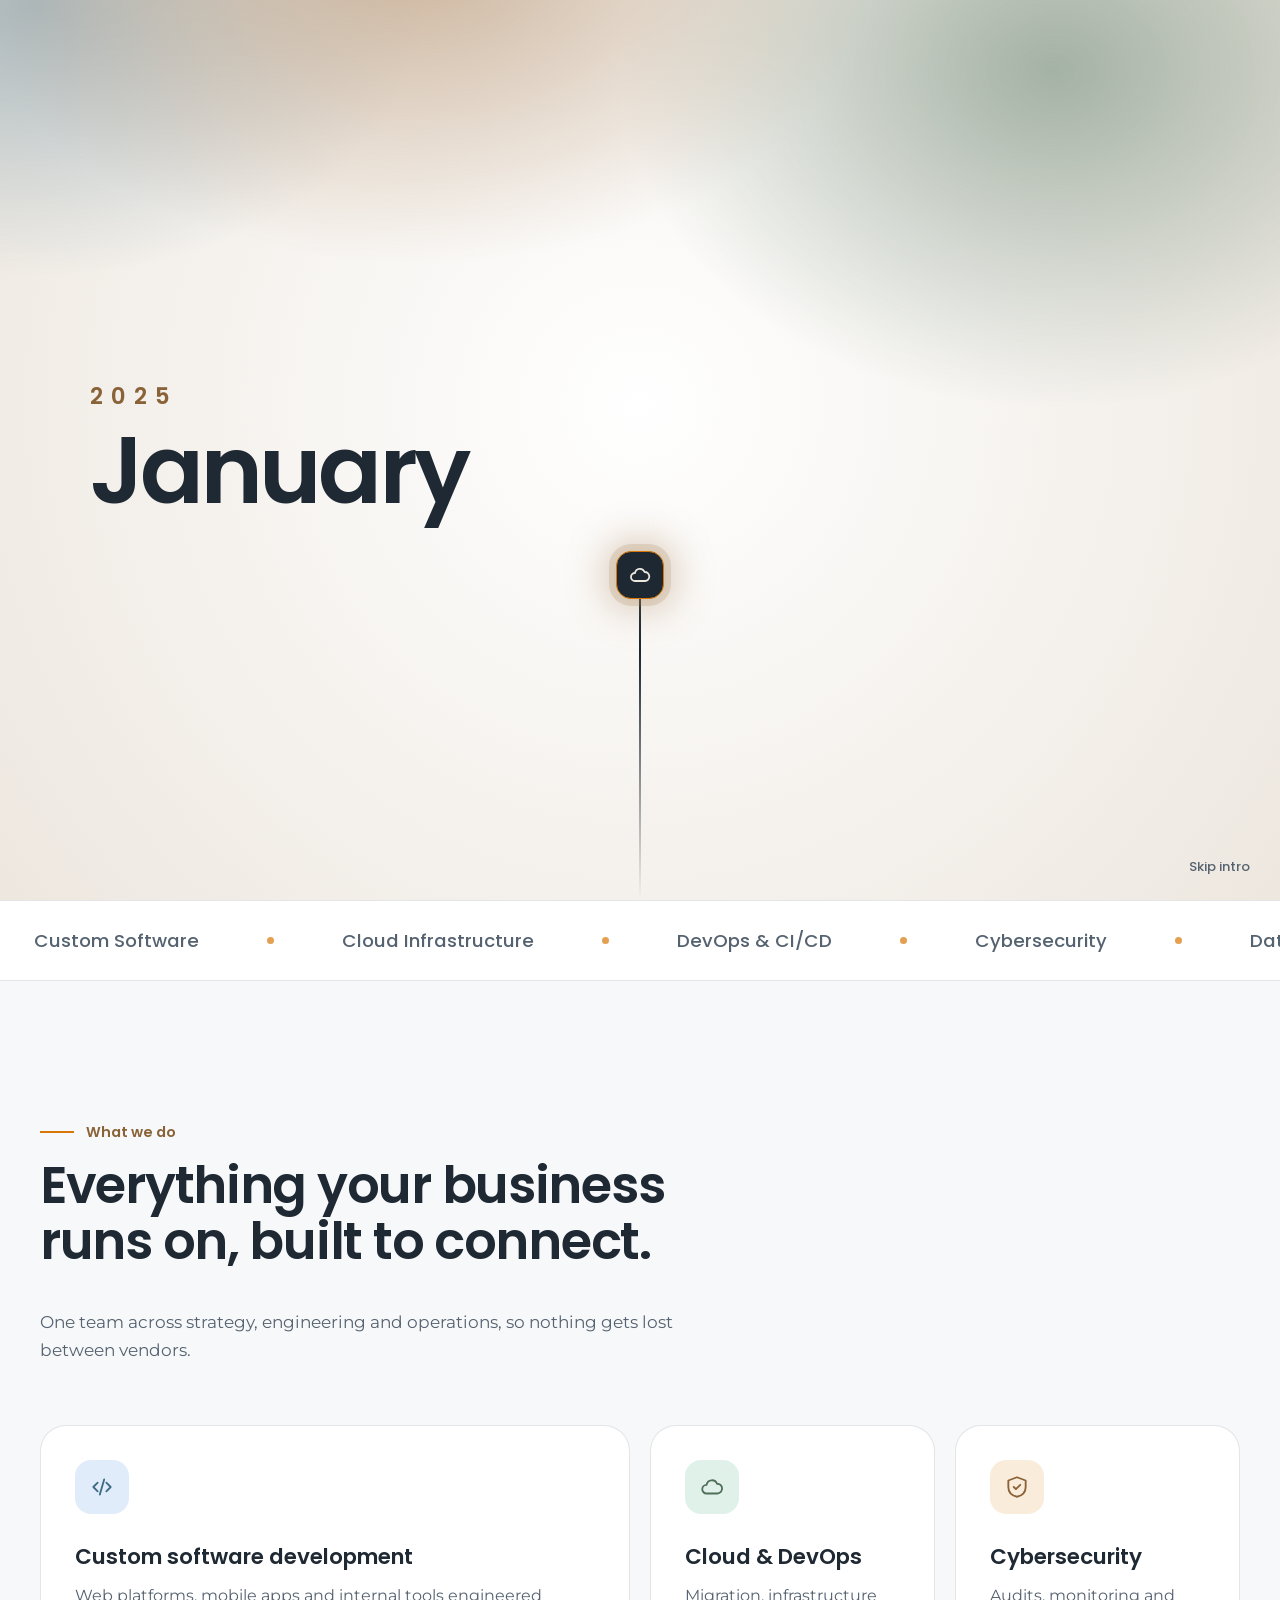
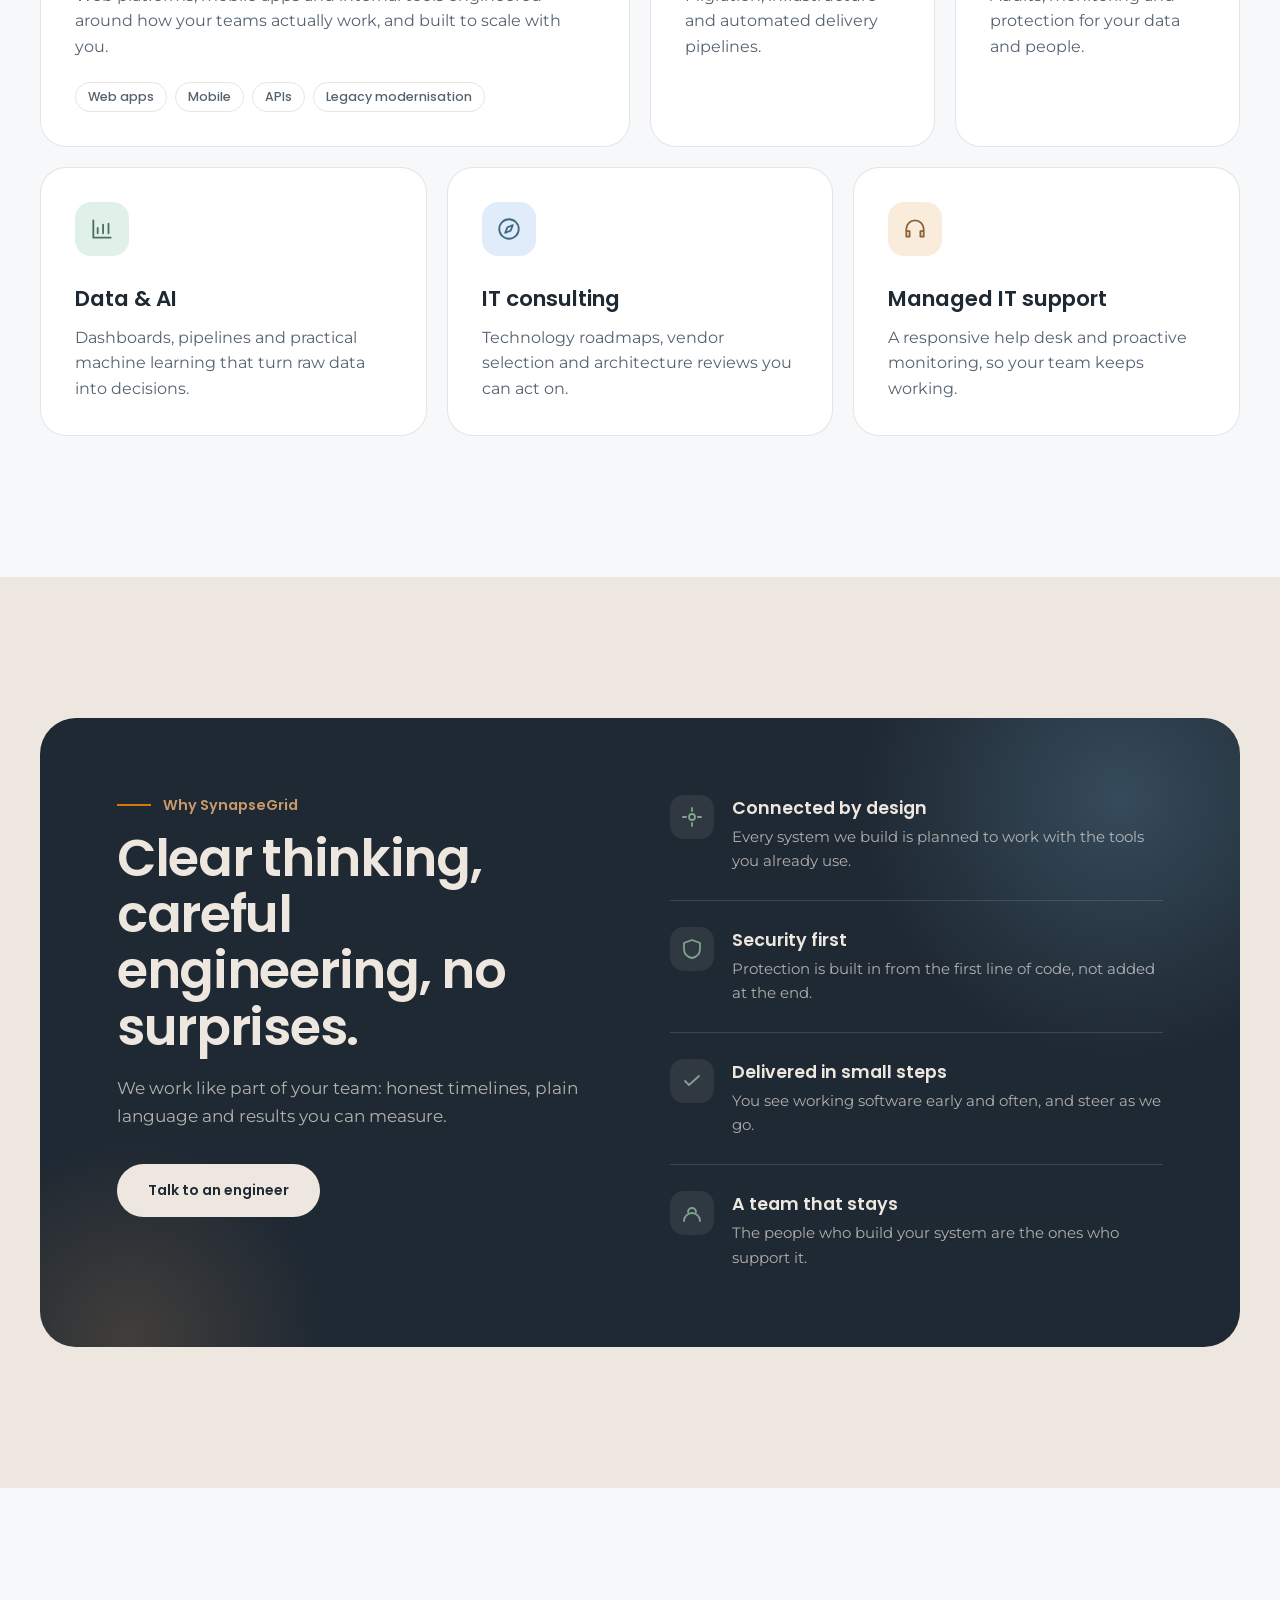
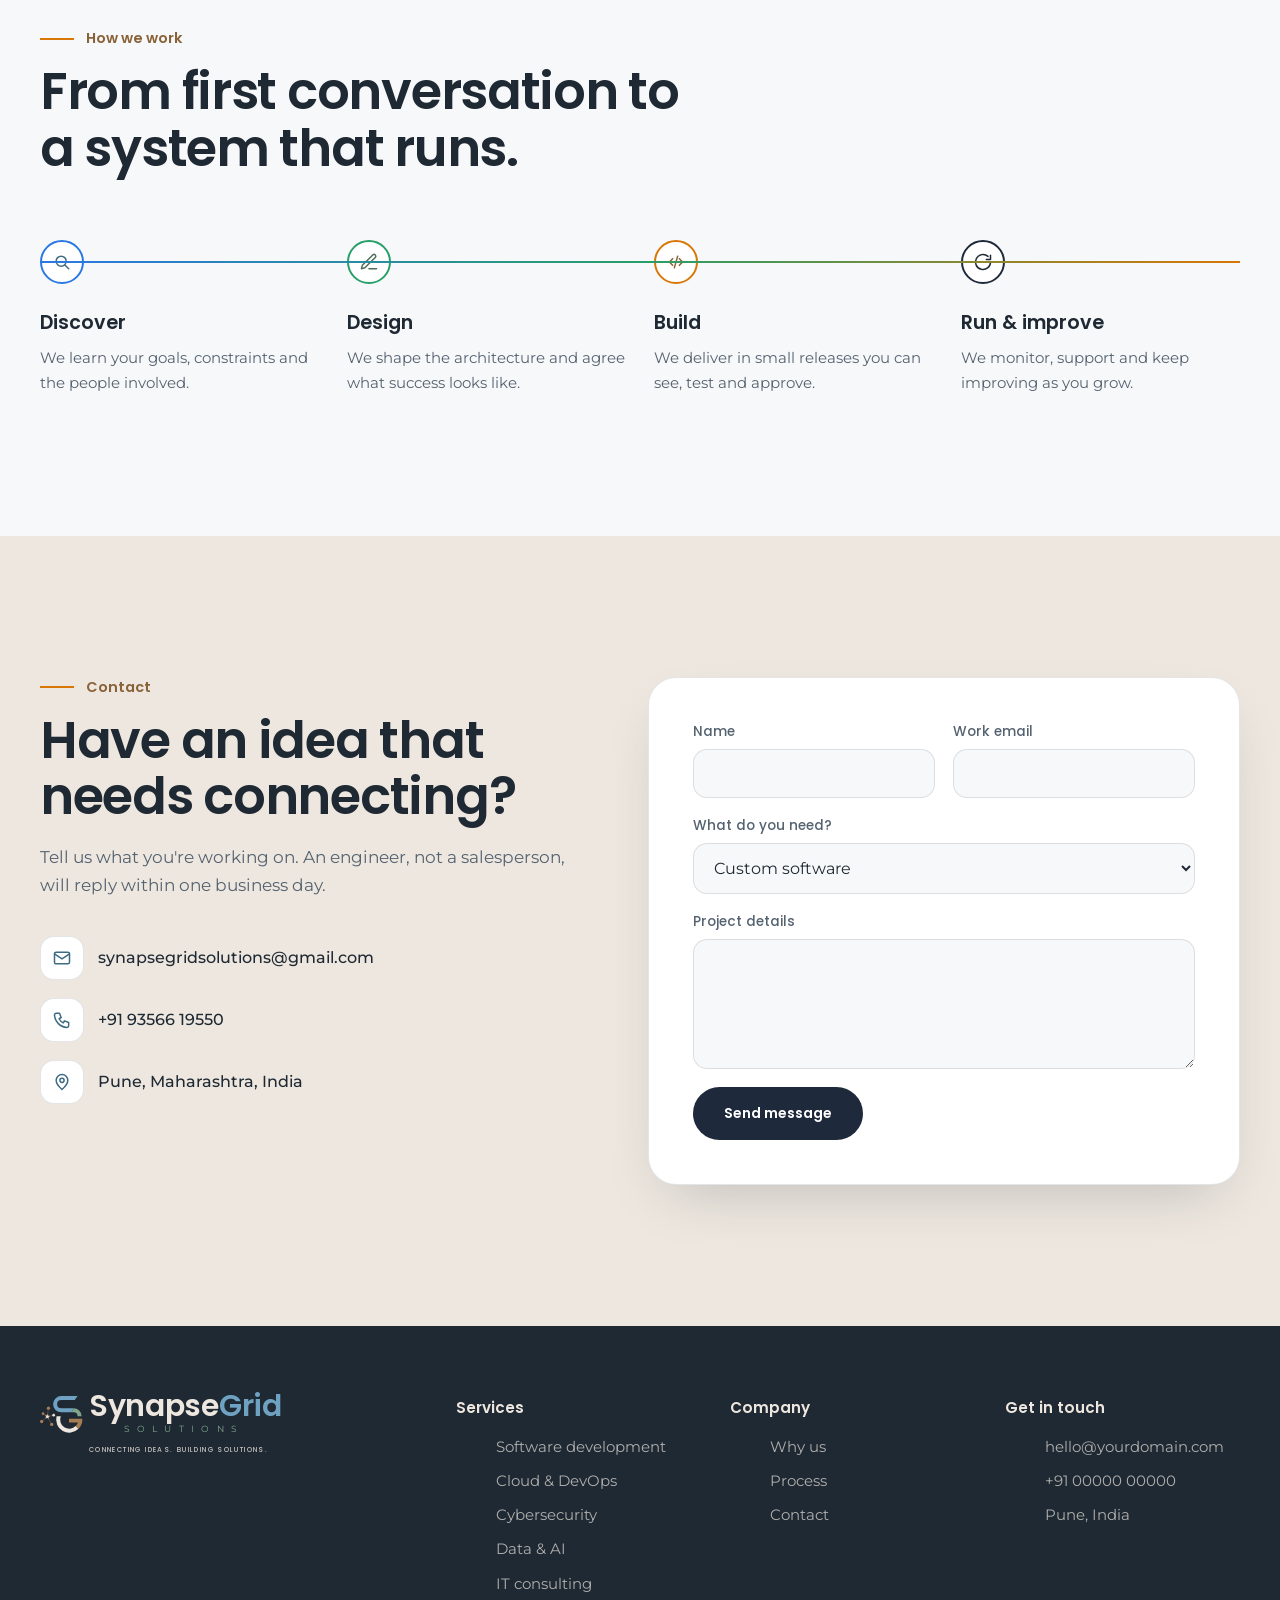
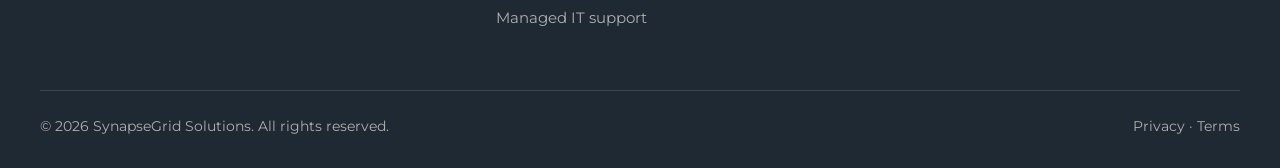
<file: index.html>
<!DOCTYPE html>
<html lang="en" data-theme="light">

<head>
    <script async src="https://www.googletagmanager.com/gtag/js?id=G-V6ZFCNS4F2"></script>
    <script>
      window.dataLayer = window.dataLayer || [];
      function gtag(){dataLayer.push(arguments);}
      gtag('js', new Date());
      gtag('config', 'G-V6ZFCNS4F2');
    </script>
    <meta charset="utf-8">
    <meta name="viewport" content="width=device-width, initial-scale=1">
    <title>SynapseGrid Solutions — Connecting ideas. Building solutions.</title>
    <link rel="icon" type="image/svg+xml" href="assets/synapsegrid-icon.svg">

    <script>
        try {
            if ('scrollRestoration' in history) history.scrollRestoration = 'manual';
            window.scrollTo(0, 0);
            var t = localStorage.getItem('sg_theme'); if (t) document.documentElement.dataset.theme = t;
            if (location.hash || sessionStorage.getItem('sg_intro') === '1' || localStorage.getItem('sg_intro') === '1') {
                document.addEventListener('DOMContentLoaded', function () {
                    document.body.classList.remove('locked');
                    document.body.classList.add('ready');
                });
            }
        } catch (e) { }
    </script>
    <link rel="preconnect" href="https://fonts.googleapis.com">
    <link rel="preconnect" href="https://fonts.gstatic.com" crossorigin>
    <link
        href="https://fonts.googleapis.com/css2?family=Montserrat:wght@400;500;600&family=Poppins:wght@400;500;600;700&display=swap"
        rel="stylesheet">
    <link rel="stylesheet" href="style.css">
</head>

<body class="locked">
    <div id="progress"></div>

    <div id="intro" aria-hidden="true">
        <div class="aurora"></div>
        <video id="introVideo" muted playsinline preload="auto"></video>
        <div id="scene">
            <div class="yr"><small id="yy"></small>
                <div id="yrbox"><span class="cur"></span></div>
            </div>
            <p class="yt" id="ytext"></p>
            <div class="vline" id="vline"><i class="mk"><svg viewBox="0 0 24 24">
                        <path d="M8 8l-4 4 4 4M16 8l4 4-4 4M14 5l-4 14" />
                    </svg><svg viewBox="0 0 24 24">
                        <path d="M7 18a4 4 0 010-8 5 5 0 019.6-1A4.5 4.5 0 0117 18z" />
                    </svg><svg viewBox="0 0 24 24">
                        <path d="M12 3l8 3v6c0 5-3.5 8-8 9-4.5-1-8-4-8-9V6z" />
                        <path d="M9 12l2 2 4-4" />
                    </svg><svg viewBox="0 0 24 24">
                        <rect x="7" y="7" width="10" height="10" rx="1.5" />
                        <path d="M10 3v4M14 3v4M10 17v4M14 17v4M3 10h4M3 14h4M17 10h4M17 14h4" />
                    </svg></i></div>
        </div>
    </div>
    <div class="tag" id="tag">CONNECTING IDEAS. BUILDING SOLUTIONS.</div>
    <button id="skip" type="button">Skip intro</button>
    <div id="flyLogo" class="lockup" aria-hidden="true"></div>

    <nav id="nav">
        <div class="wrap">
            <a href="#top" class="lockup hidden-brand" id="brand" aria-label="SynapseGrid Solutions home"></a>
            <ul id="menu">
                <li><a href="#services">Services</a></li>
                <li><a href="#why">Why us</a></li>
                <li><a href="#process">Process</a></li>
                <li><a href="#contact">Contact</a></li>
            </ul>
            <div class="nav-r">
                <button class="theme" id="theme" type="button" aria-label="Switch light or dark theme">
                    <svg class="i-moon" viewBox="0 0 24 24">
                        <path d="M20 14.5A8 8 0 019.5 4 8 8 0 1020 14.5z" />
                    </svg>
                    <svg class="i-sun" viewBox="0 0 24 24">
                        <circle cx="12" cy="12" r="4" />
                        <path
                            d="M12 2v2M12 20v2M4.9 4.9l1.4 1.4M17.7 17.7l1.4 1.4M2 12h2M20 12h2M4.9 19.1l1.4-1.4M17.7 6.3l1.4-1.4" />
                    </svg>
                </button>
                <a href="#contact" class="btn btn-primary">Start a project</a>
                <button class="burger" id="burger" aria-expanded="false" aria-controls="menu">Menu</button>
            </div>
        </div>
    </nav>

    <header class="hero" id="top">
        <!-- Clean Background Video (5-10s loop) - drop your video file at assets/hero.mp4 -->
        <video id="heroVideo" autoplay muted loop playsinline preload="auto">
            <source src="assets/174086-850404739.mp4" type="video/mp4">
        </video>
        <div class="wrap">
            <span class="pill rise" style="--d:.2s"><i></i>Now booking projects for the next quarter</span>
            <h1 id="h1"><span class="w" style="--i:0"><span>Connecting</span></span> <span class="w"
                    style="--i:1"><span>ideas.</span></span><br><span class="w g"
                    style="--i:2"><span>Building</span></span> <span class="w g"
                    style="--i:3"><span>solutions.</span></span></h1>
            <p class="sub rise" style="--d:.7s">We design, build and run the software, cloud and security systems that
                keep
                growing businesses connected, with intelligence built into every layer.</p>
            <div class="actions rise" style="--d:.85s">
                <a href="#contact" class="btn btn-primary">Book a free consultation</a>
                <a href="#services" class="btn btn-ghost">Explore services</a>
            </div>
        </div>
        <div class="stats rise" style="--d:1.1s">
            <a class="qk" href="services/custom-software/"><svg viewBox="0 0 24 24">
                    <path d="M8 8l-4 4 4 4M16 8l4 4-4 4M14 5l-4 14" />
                </svg><b>Custom software</b><span>Web, mobile and internal tools</span></a>
            <a class="qk" href="services/cloud-devops/"><svg viewBox="0 0 24 24">
                    <path d="M7 18a4 4 0 010-8 5 5 0 019.6-1A4.5 4.5 0 0117 18z" />
                </svg><b>Cloud &amp; DevOps</b><span>Migration and delivery pipelines</span></a>
            <a class="qk" href="services/cybersecurity/"><svg viewBox="0 0 24 24">
                    <path d="M12 3l8 3v6c0 5-3.5 8-8 9-4.5-1-8-4-8-9V6z" />
                    <path d="M9 12l2 2 4-4" />
                </svg><b>Cybersecurity</b><span>Audits, monitoring, protection</span></a>
            <a class="qk" href="services/data-ai/"><svg viewBox="0 0 24 24">
                    <path d="M4 20V4M4 20h16M8 16v-5M13 16V8M18 16v-9" />
                </svg><b>Data &amp; AI</b><span>Dashboards and practical ML</span></a>
        </div>
    </header>

    <div class="marquee" aria-hidden="true">
        <div class="track" id="track"></div>
    </div>

    <section class="block" id="services">
        <div class="wrap">
            <div class="head rv">
                <div>
                    <div class="kicker">What we do</div>
                    <h2>Everything your business runs on, built to connect.</h2>
                </div>
                <p class="lead" style="margin:0">One team across strategy, engineering and operations, so nothing gets
                    lost
                    between vendors.</p>
            </div>
            <div class="bento">
                <a href="services/custom-software/" class="card s6 rv">
                    <div class="ico"><svg viewBox="0 0 24 24">
                            <path d="M8 8l-4 4 4 4M16 8l4 4-4 4M14 5l-4 14" />
                        </svg></div>
                    <h3>Custom software development</h3>
                    <p>Web platforms, mobile apps and internal tools engineered around how your teams actually work, and
                        built to
                        scale with you.</p>
                    <div class="tags"><em>Web apps</em><em>Mobile</em><em>APIs</em><em>Legacy modernisation</em></div>
                </a>
                <a href="services/cloud-devops/" class="card s3 rv">
                    <div class="ico"><svg viewBox="0 0 24 24">
                            <path d="M7 18a4 4 0 010-8 5 5 0 019.6-1A4.5 4.5 0 0117 18z" />
                        </svg></div>
                    <h3>Cloud &amp; DevOps</h3>
                    <p>Migration, infrastructure and automated delivery pipelines.</p>
                </a>
                <a href="services/cybersecurity/" class="card s3 rv">
                    <div class="ico"><svg viewBox="0 0 24 24">
                            <path d="M12 3l8 3v6c0 5-3.5 8-8 9-4.5-1-8-4-8-9V6z" />
                            <path d="M9 12l2 2 4-4" />
                        </svg></div>
                    <h3>Cybersecurity</h3>
                    <p>Audits, monitoring and protection for your data and people.</p>
                </a>
                <a href="services/data-ai/" class="card rv">
                    <div class="ico"><svg viewBox="0 0 24 24">
                            <path d="M4 20V4M4 20h16M8 16v-5M13 16V8M18 16v-9" />
                        </svg></div>
                    <h3>Data &amp; AI</h3>
                    <p>Dashboards, pipelines and practical machine learning that turn raw data into decisions.</p>
                </a>
                <a href="services/it-consulting/" class="card rv">
                    <div class="ico"><svg viewBox="0 0 24 24">
                            <circle cx="12" cy="12" r="9" />
                            <path d="M15.5 8.5l-2 5-5 2 2-5z" />
                        </svg></div>
                    <h3>IT consulting</h3>
                    <p>Technology roadmaps, vendor selection and architecture reviews you can act on.</p>
                </a>
                <a href="services/managed-it-support/" class="card rv">
                    <div class="ico"><svg viewBox="0 0 24 24">
                            <path d="M4 14v-2a8 8 0 0116 0v2M4 14h3v5H4zM17 14h3v5h-3z" />
                        </svg></div>
                    <h3>Managed IT support</h3>
                    <p>A responsive help desk and proactive monitoring, so your team keeps working.</p>
                </a>
            </div>
        </div>
    </section>

    <section class="block alt" id="why">
        <div class="wrap">
            <div class="dark-panel rv">
                <div>
                    <div class="kicker">Why SynapseGrid</div>
                    <h2>Clear thinking, careful engineering, no surprises.</h2>
                    <p class="lead">We work like part of your team: honest timelines, plain language and results you can
                        measure.
                    </p>
                    <div class="actions" style="margin-top:34px"><a href="#contact" class="btn"
                            style="background:#EDE7DF;color:#1F2933">Talk to an engineer</a></div>
                </div>
                <div class="why">
                    <div><svg viewBox="0 0 24 24">
                            <circle cx="12" cy="12" r="3" />
                            <path d="M12 3v3M12 18v3M3 12h3M18 12h3" />
                        </svg><span>
                            <h4>Connected by design</h4>
                            <p>Every system we build is planned to work with the tools you already use.</p>
                        </span></div>
                    <div><svg viewBox="0 0 24 24">
                            <path d="M12 3l8 3v6c0 5-3.5 8-8 9-4.5-1-8-4-8-9V6z" />
                        </svg><span>
                            <h4>Security first</h4>
                            <p>Protection is built in from the first line of code, not added at the end.</p>
                        </span></div>
                    <div><svg viewBox="0 0 24 24">
                            <path d="M5 12l4 4L19 7" />
                        </svg><span>
                            <h4>Delivered in small steps</h4>
                            <p>You see working software early and often, and steer as we go.</p>
                        </span></div>
                    <div><svg viewBox="0 0 24 24">
                            <path d="M16 11a4 4 0 10-8 0M4 20a8 8 0 0116 0" />
                        </svg><span>
                            <h4>A team that stays</h4>
                            <p>The people who build your system are the ones who support it.</p>
                        </span></div>
                </div>
            </div>
        </div>
    </section>

    <section class="block" id="process">
        <div class="wrap">
            <div class="kicker rv">How we work</div>
            <h2 class="rv">From first conversation to a system that runs.</h2>
            <div class="steps rv" id="steps">
                <div class="step"><b><svg viewBox="0 0 24 24">
                            <circle cx="11" cy="11" r="6" />
                            <path d="M20 20l-4.5-4.5" />
                        </svg></b>
                    <h3>Discover</h3>
                    <p>We learn your goals, constraints and the people involved.</p>
                </div>
                <div class="step"><b><svg viewBox="0 0 24 24">
                            <path d="M12 20h9M16.5 3.5a2.1 2.1 0 013 3L7 19l-4 1 1-4z" />
                        </svg></b>
                    <h3>Design</h3>
                    <p>We shape the architecture and agree what success looks like.</p>
                </div>
                <div class="step"><b><svg viewBox="0 0 24 24">
                            <path d="M8 8l-4 4 4 4M16 8l4 4-4 4M14 5l-4 14" />
                        </svg></b>
                    <h3>Build</h3>
                    <p>We deliver in small releases you can see, test and approve.</p>
                </div>
                <div class="step"><b><svg viewBox="0 0 24 24">
                            <path d="M21 12a9 9 0 11-3-6.7M21 4v5h-5" />
                        </svg></b>
                    <h3>Run &amp; improve</h3>
                    <p>We monitor, support and keep improving as you grow.</p>
                </div>
            </div>
        </div>
    </section>

    <section class="block alt" id="contact">
        <div class="wrap contact">
            <div class="rv">
                <div class="kicker">Contact</div>
                <h2>Have an idea that needs connecting?</h2>
                <p class="lead">Tell us what you're working on. An engineer, not a salesperson, will reply within one
                    business
                    day.</p>
                <div class="info">
                    <a href="mailto:synapsegridsolutions@gmail.com"><svg viewBox="0 0 24 24">
                            <rect x="3" y="5" width="18" height="14" rx="2" />
                            <path d="M3 7l9 6 9-6" />
                        </svg>synapsegridsolutions@gmail.com</a>
                    <a href="tel:+919356619550"><svg viewBox="0 0 24 24">
                            <path
                                d="M5 4h4l2 5-2.5 1.5a11 11 0 005 5L15 13l5 2v4a2 2 0 01-2 2A16 16 0 013 6a2 2 0 012-2z" />
                        </svg>+91 93566 19550</a>
                    <span><svg viewBox="0 0 24 24">
                            <path d="M12 21s7-6 7-11a7 7 0 10-14 0c0 5 7 11 7 11z" />
                            <circle cx="12" cy="10" r="2.5" />
                        </svg>Pune, Maharashtra, India</span>
                </div>
            </div>
            <form id="form" class="rv">
                <label>Name<input name="name" required autocomplete="name"></label>
                <label>Work email<input type="email" name="email" required autocomplete="email"></label>
                <label class="full">What do you need?<select name="topic">
                        <option>Custom software</option>
                        <option>Cloud &amp; DevOps</option>
                        <option>Cybersecurity</option>
                        <option>Data &amp; AI</option>
                        <option>IT consulting</option>
                        <option>Managed IT support</option>
                    </select></label>
                <label class="full">Project details<textarea name="msg" required></textarea></label>
                <div class="full actions" style="align-items:center"><button class="btn btn-primary" type="submit">Send
                        message</button><span id="fmsg" role="status"></span></div>
            </form>
        </div>
    </section>

    <footer>
        <div class="wrap">
            <div class="fgrid">
                <div>
                    <div class="lockup" id="flogo"></div>
                    <p>Connecting ideas. Building solutions.</p>
                </div>
                <div>
                    <h5>Services</h5>
                    <ul>
                        <li><a href="services/custom-software/">Software development</a></li>
                        <li><a href="services/cloud-devops/">Cloud &amp; DevOps</a></li>
                        <li><a href="services/cybersecurity/">Cybersecurity</a></li>
                        <li><a href="services/data-ai/">Data &amp; AI</a></li>
                        <li><a href="services/it-consulting/">IT consulting</a></li>
                        <li><a href="services/managed-it-support/">Managed IT support</a></li>
                    </ul>
                </div>
                <div>
                    <h5>Company</h5>
                    <ul>
                        <li><a href="#why">Why us</a></li>
                        <li><a href="#process">Process</a></li>
                        <li><a href="#contact">Contact</a></li>
                    </ul>
                </div>
                <div>
                    <h5>Get in touch</h5>
                    <ul>
                        <li>hello@yourdomain.com</li>
                        <li>+91 00000 00000</li>
                        <li>Pune, India</li>
                    </ul>
                </div>
            </div>
            <div class="legal"><span>© <span id="yr"></span> SynapseGrid Solutions. All rights
                    reserved.</span><span>Privacy ·
                    Terms</span></div>
        </div>
    </footer>
    <script src="script.js" defer></script>
</body>

</html>
</file>
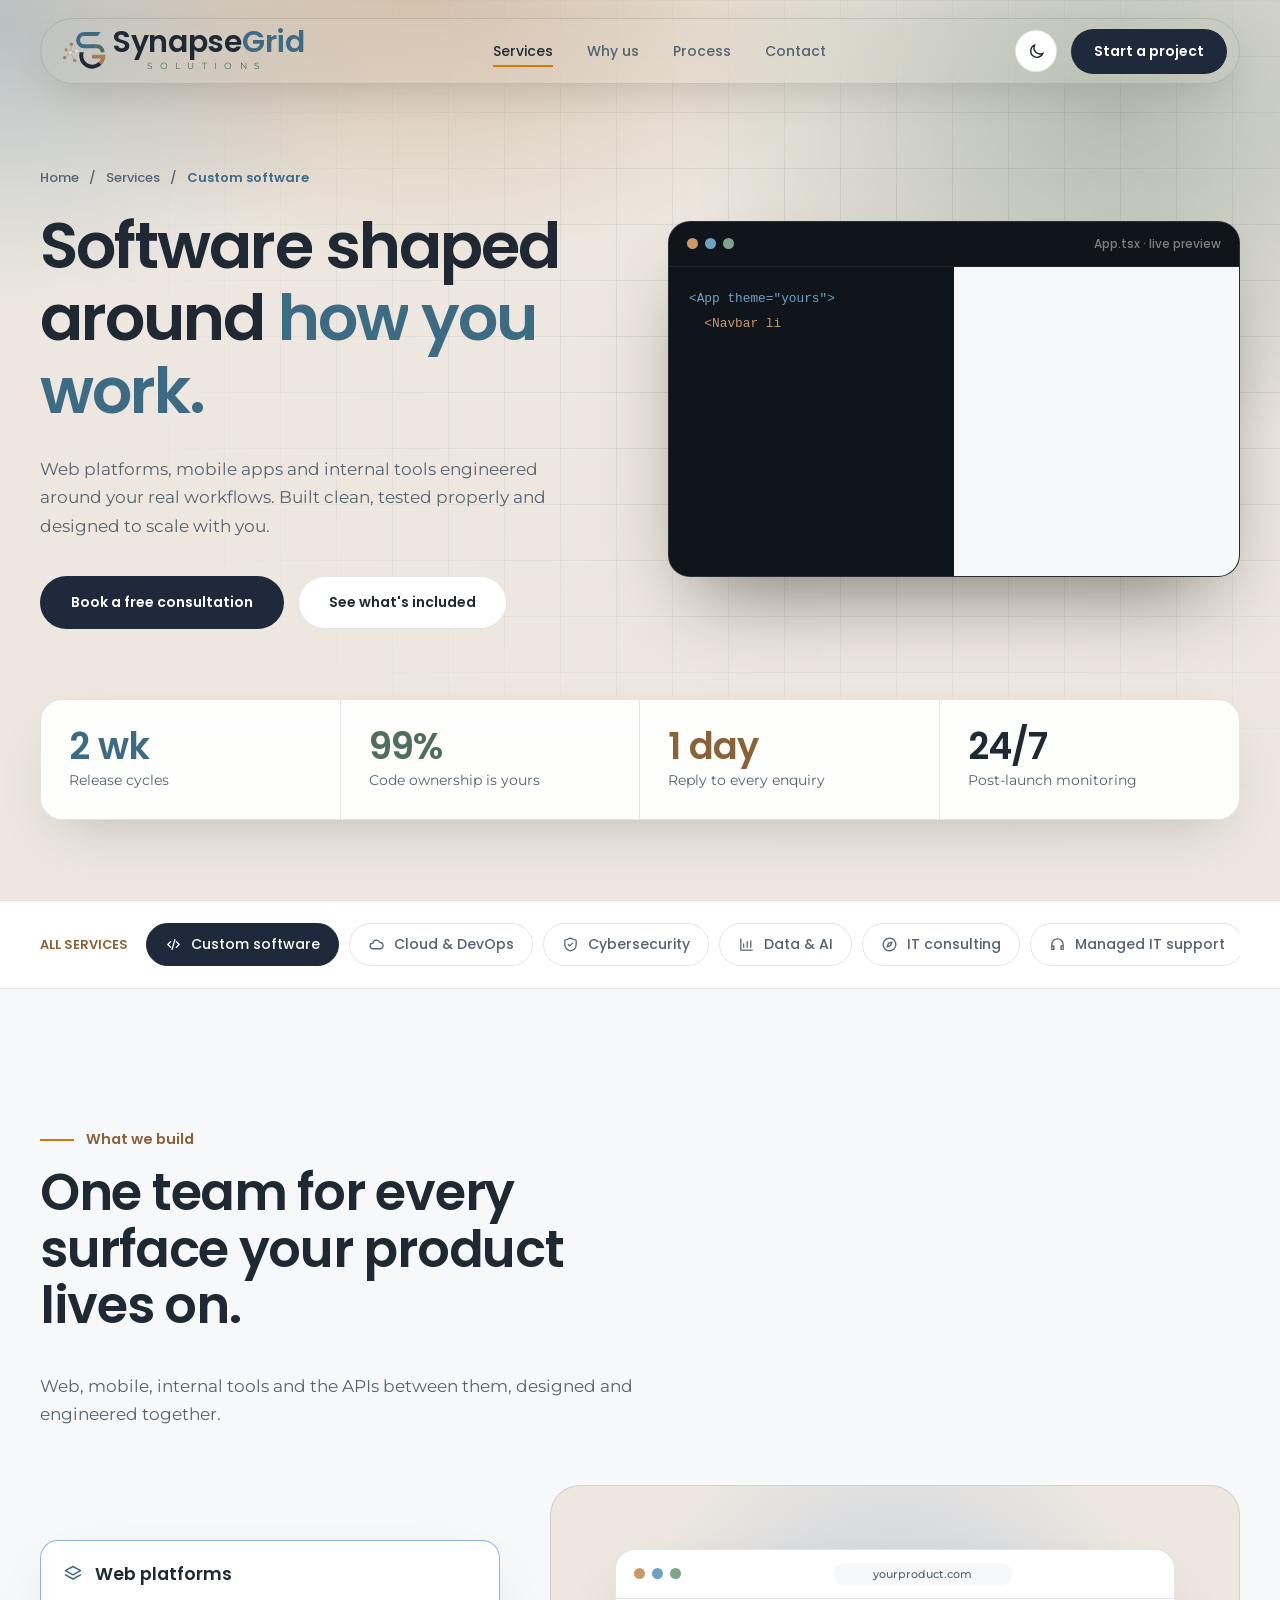
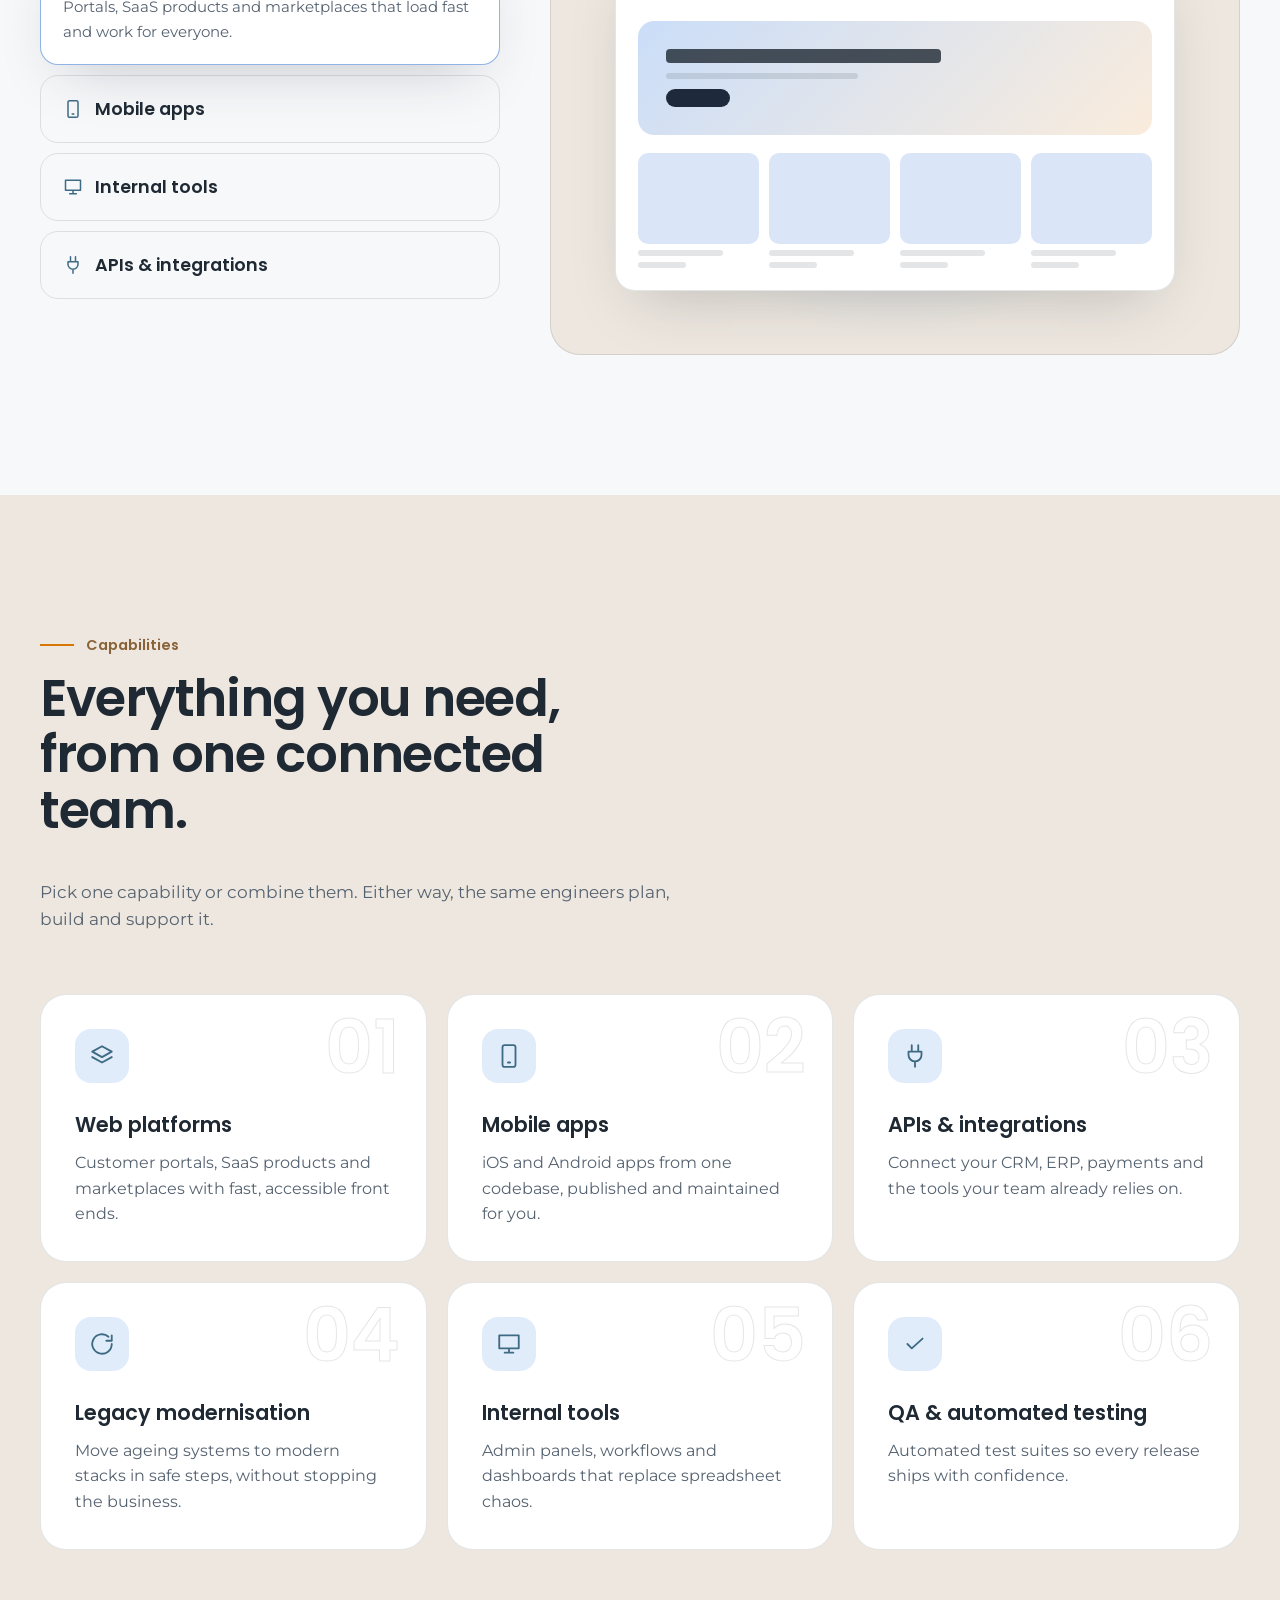
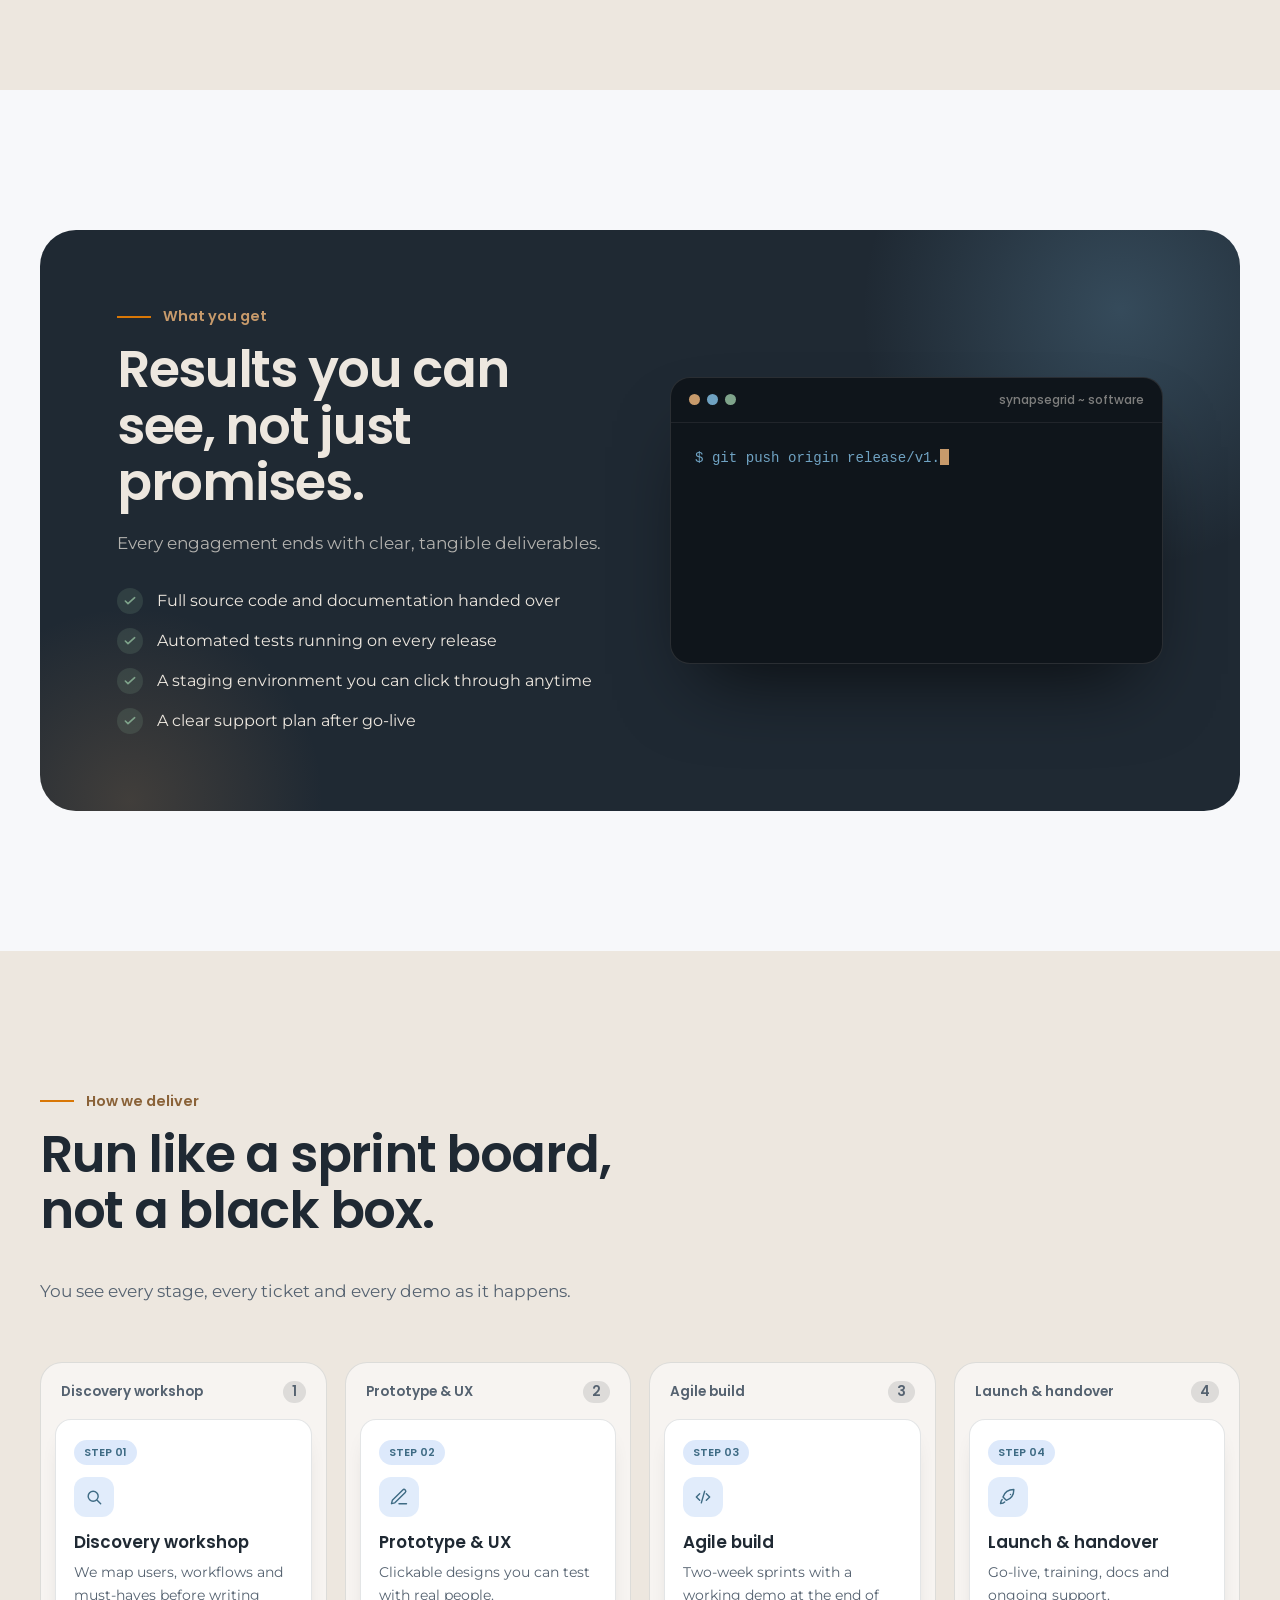
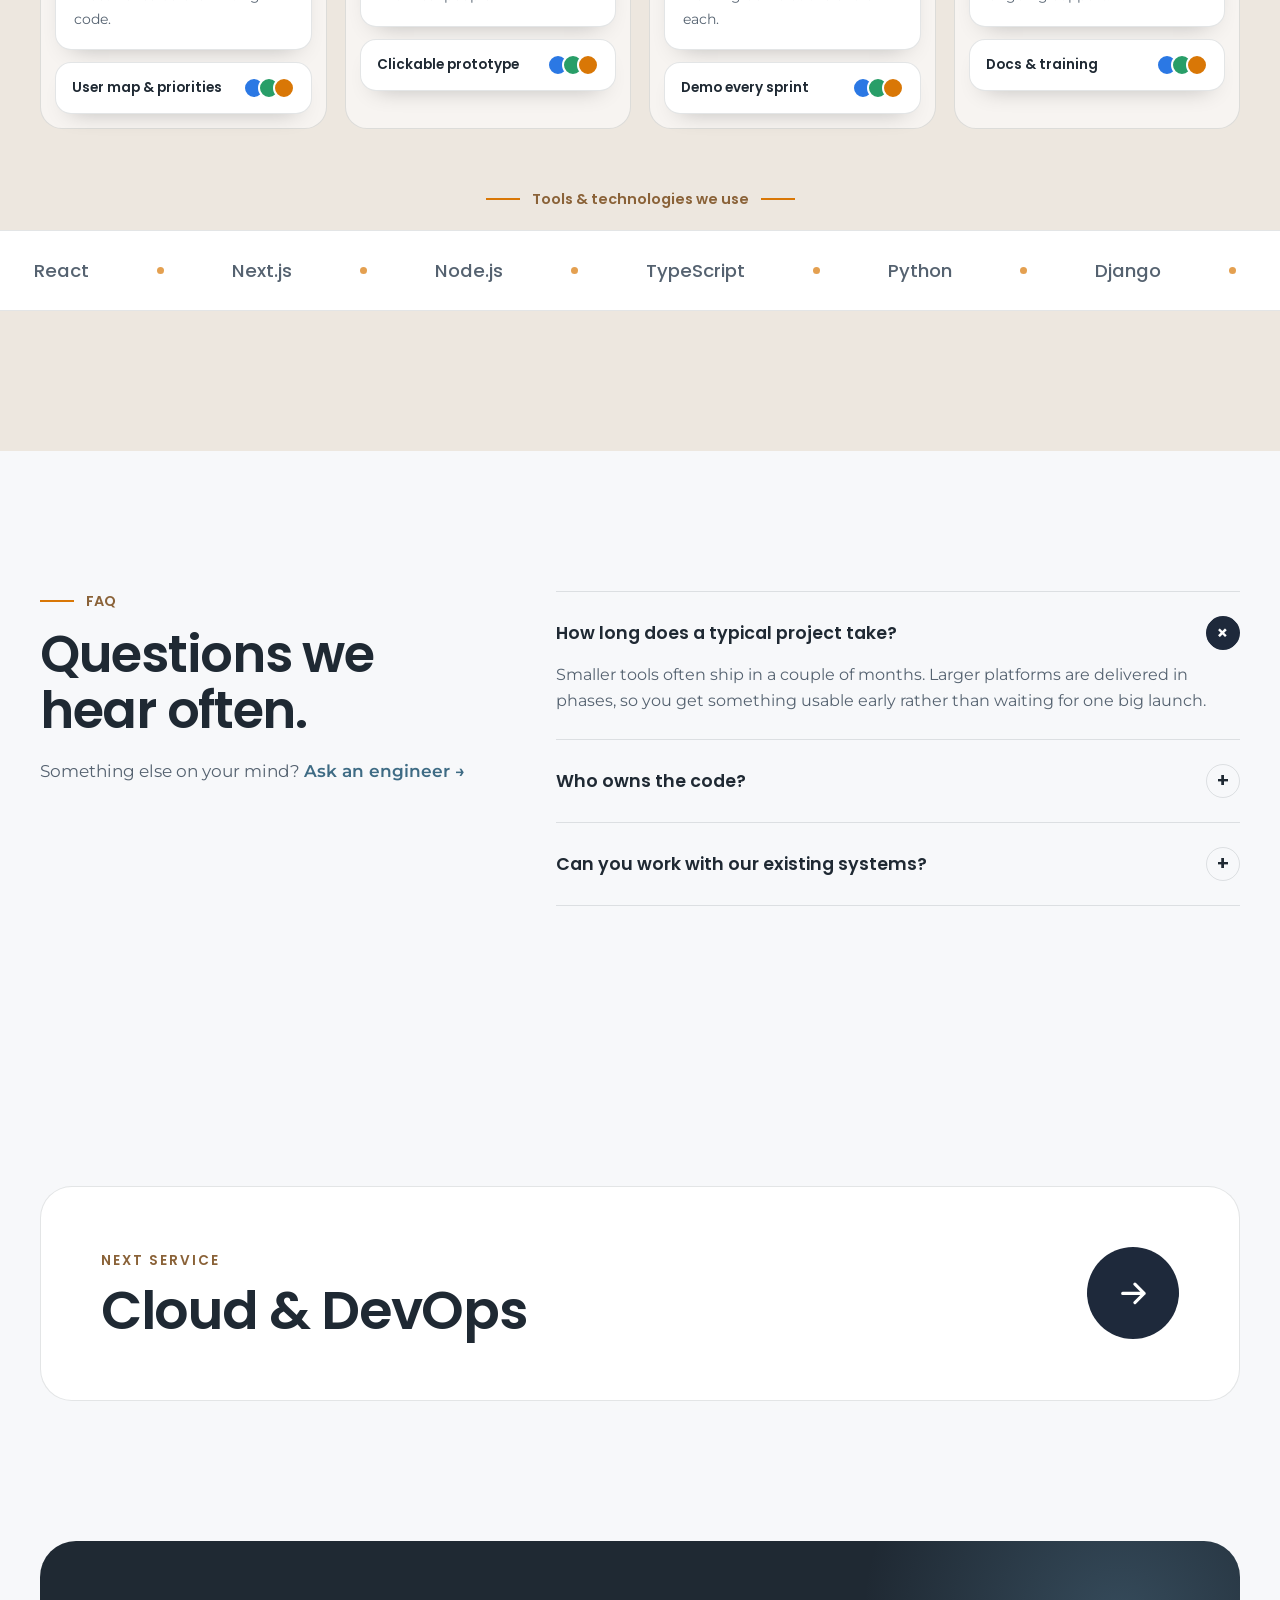
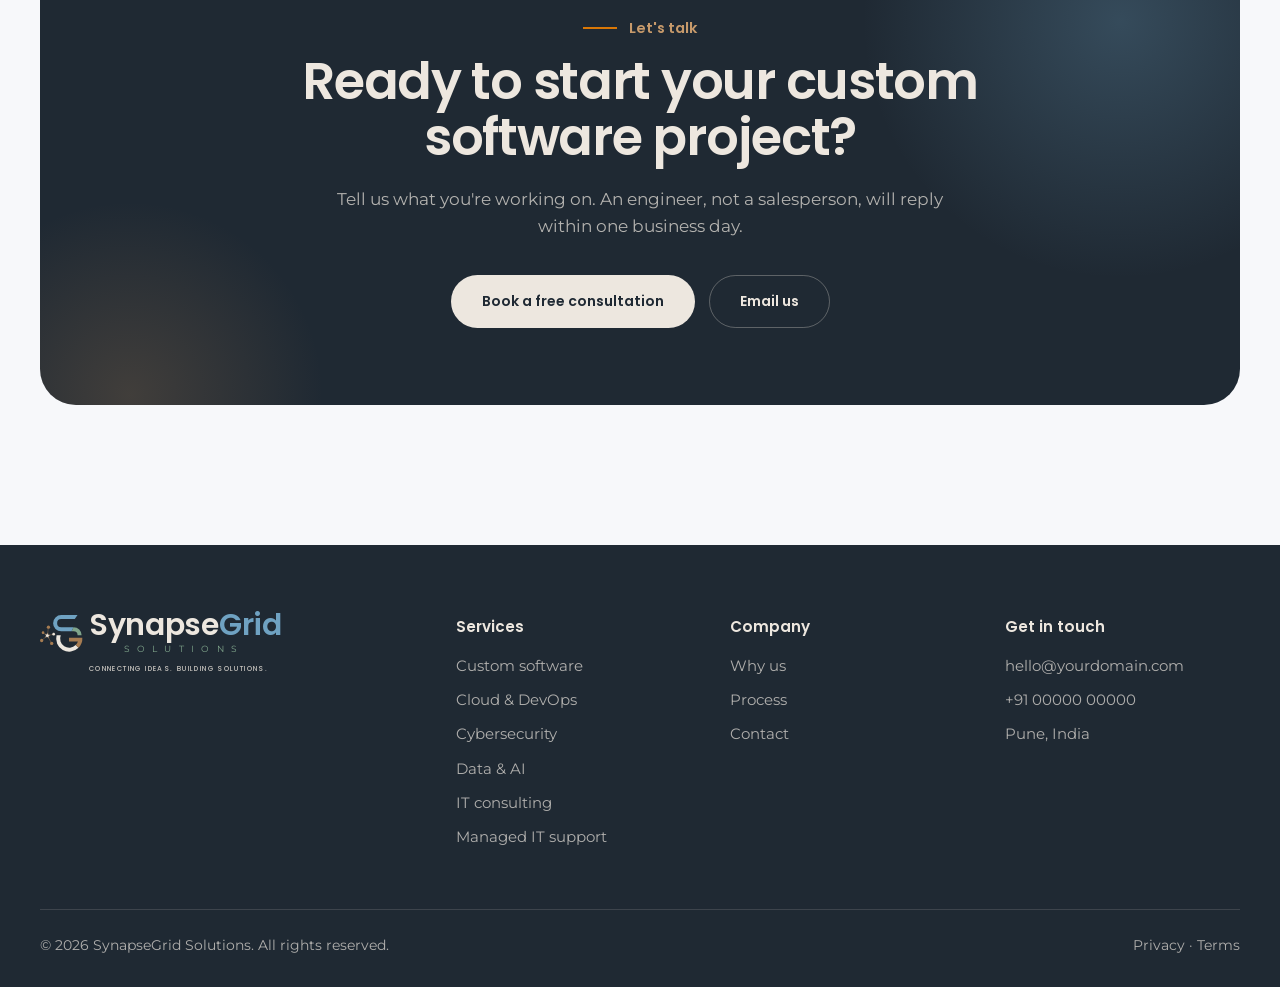
<file: services/index.html>
<!DOCTYPE html>
<html>
<head>
  <script async src="https://www.googletagmanager.com/gtag/js?id=G-V6ZFCNS4F2"></script>
    <script>
      window.dataLayer = window.dataLayer || [];
      function gtag(){dataLayer.push(arguments);}
      gtag('js', new Date());
      gtag('config', 'G-V6ZFCNS4F2');
    </script>
<meta charset="utf-8">
<title>Redirecting to SynapseGrid Services...</title>
<script>
  const SLUGS = {
    software: 'custom-software',
    cloud: 'cloud-devops',
    security: 'cybersecurity',
    data: 'data-ai',
    consulting: 'it-consulting',
    support: 'managed-it-support'
  };
  const p = new URLSearchParams(location.search).get('s');
  const target = SLUGS[p] || 'custom-software';
  location.replace(target + '/' + (location.search || '') + (location.hash || ''));
</script>
</head>
<body>
<p>Redirecting to <a href="custom-software/">SynapseGrid Services</a>...</p>
</body>
</html>
</file>
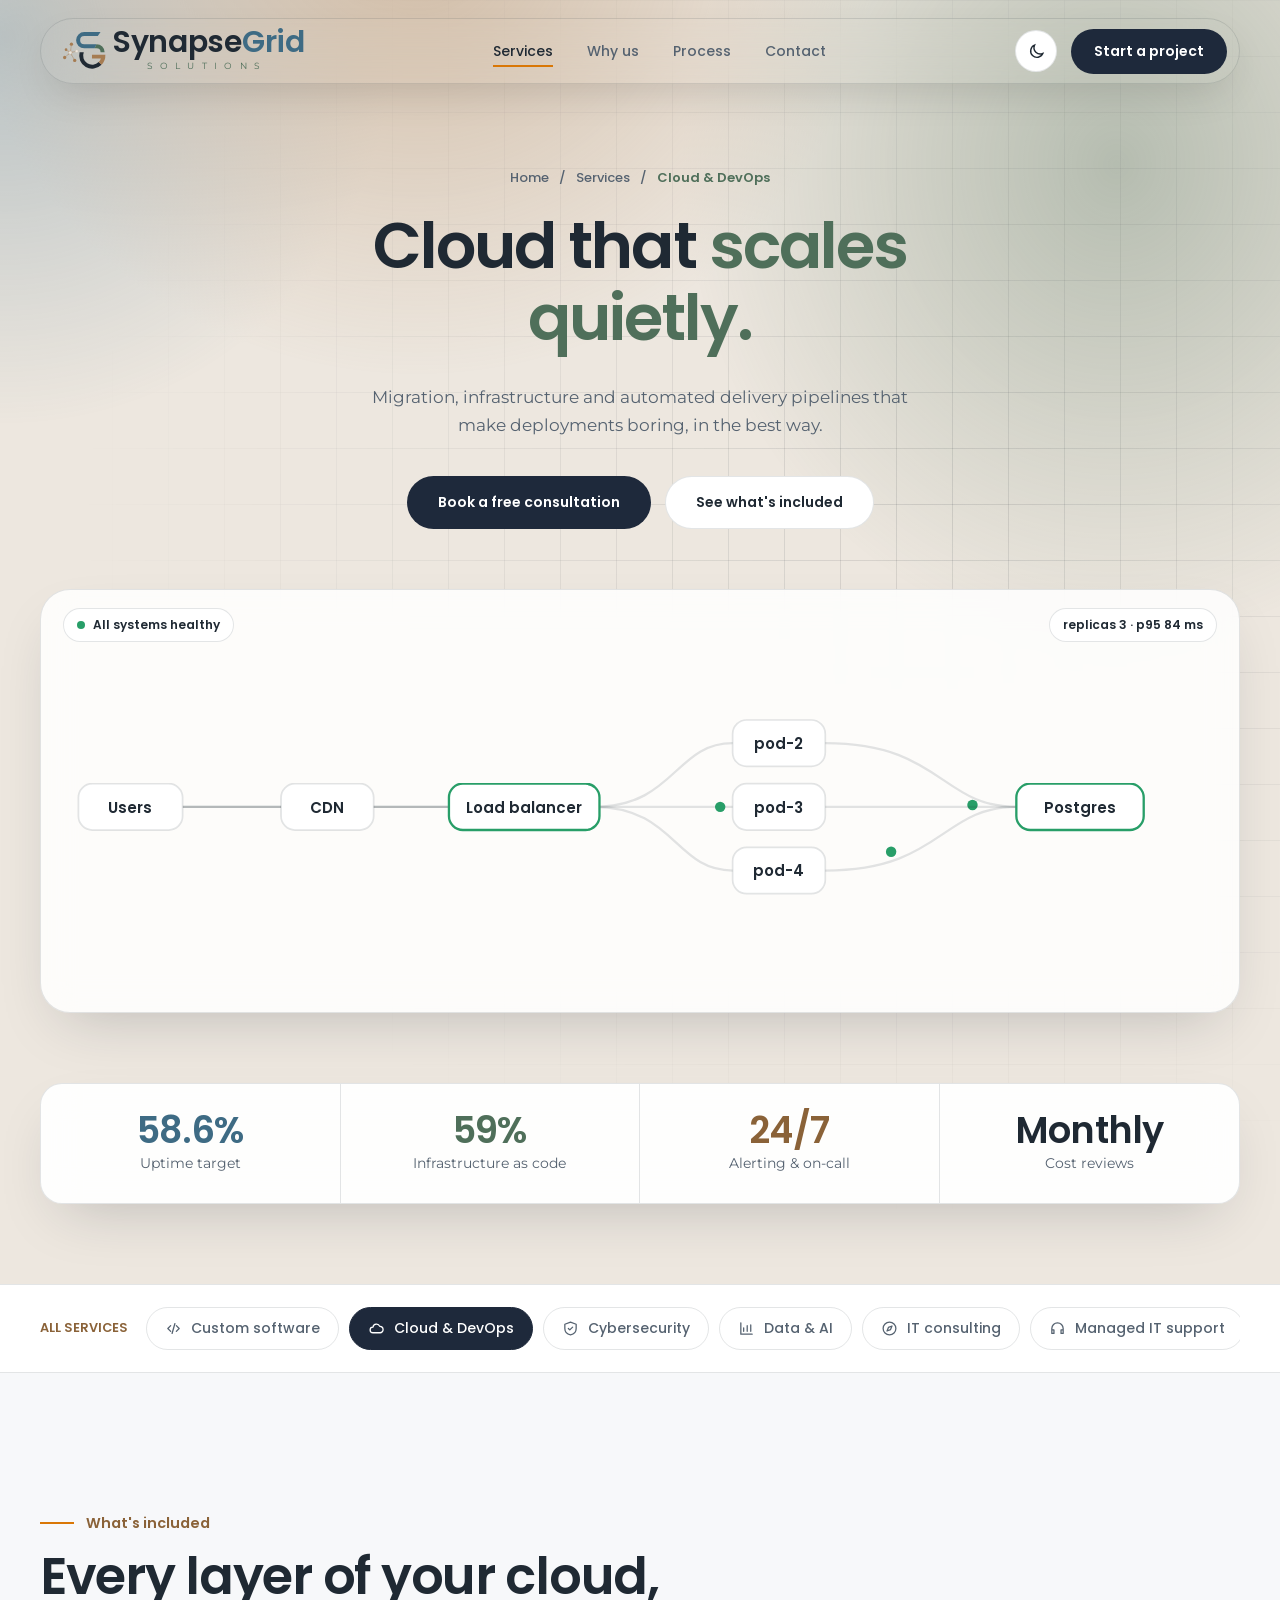
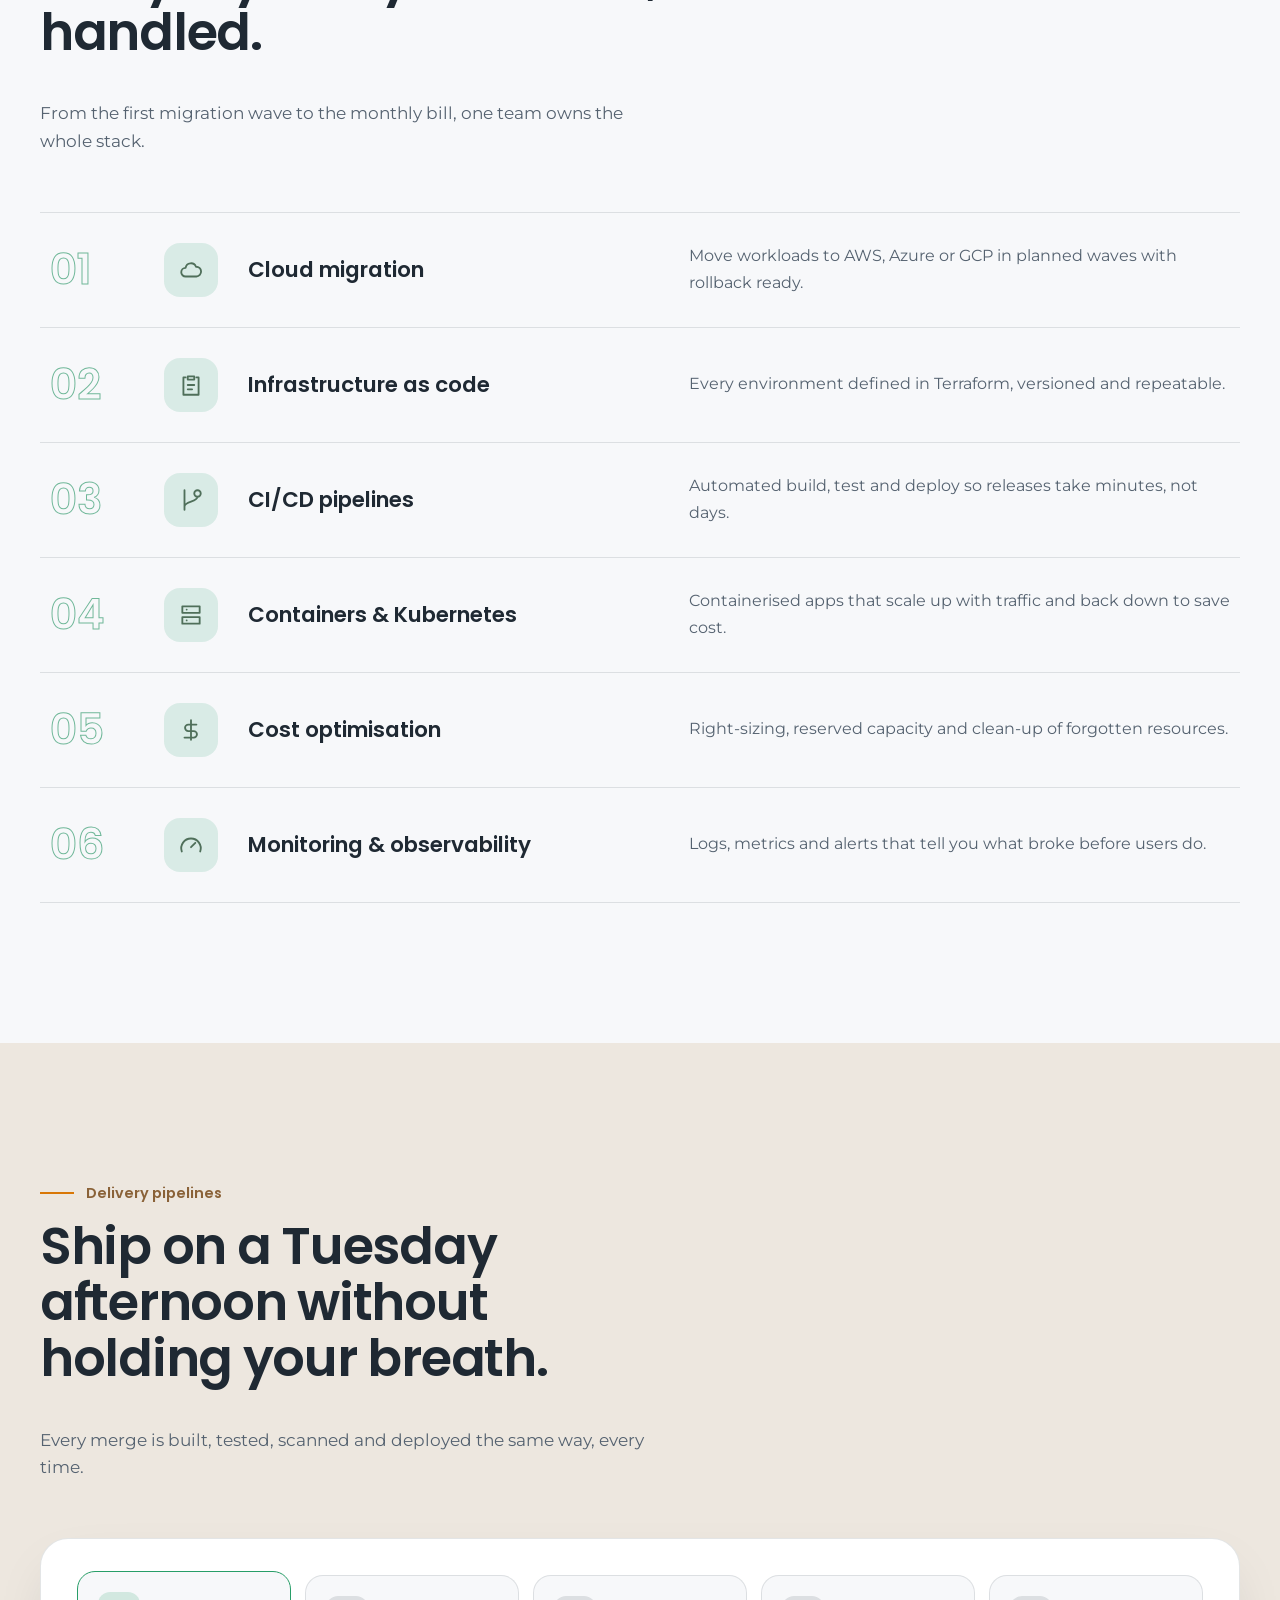
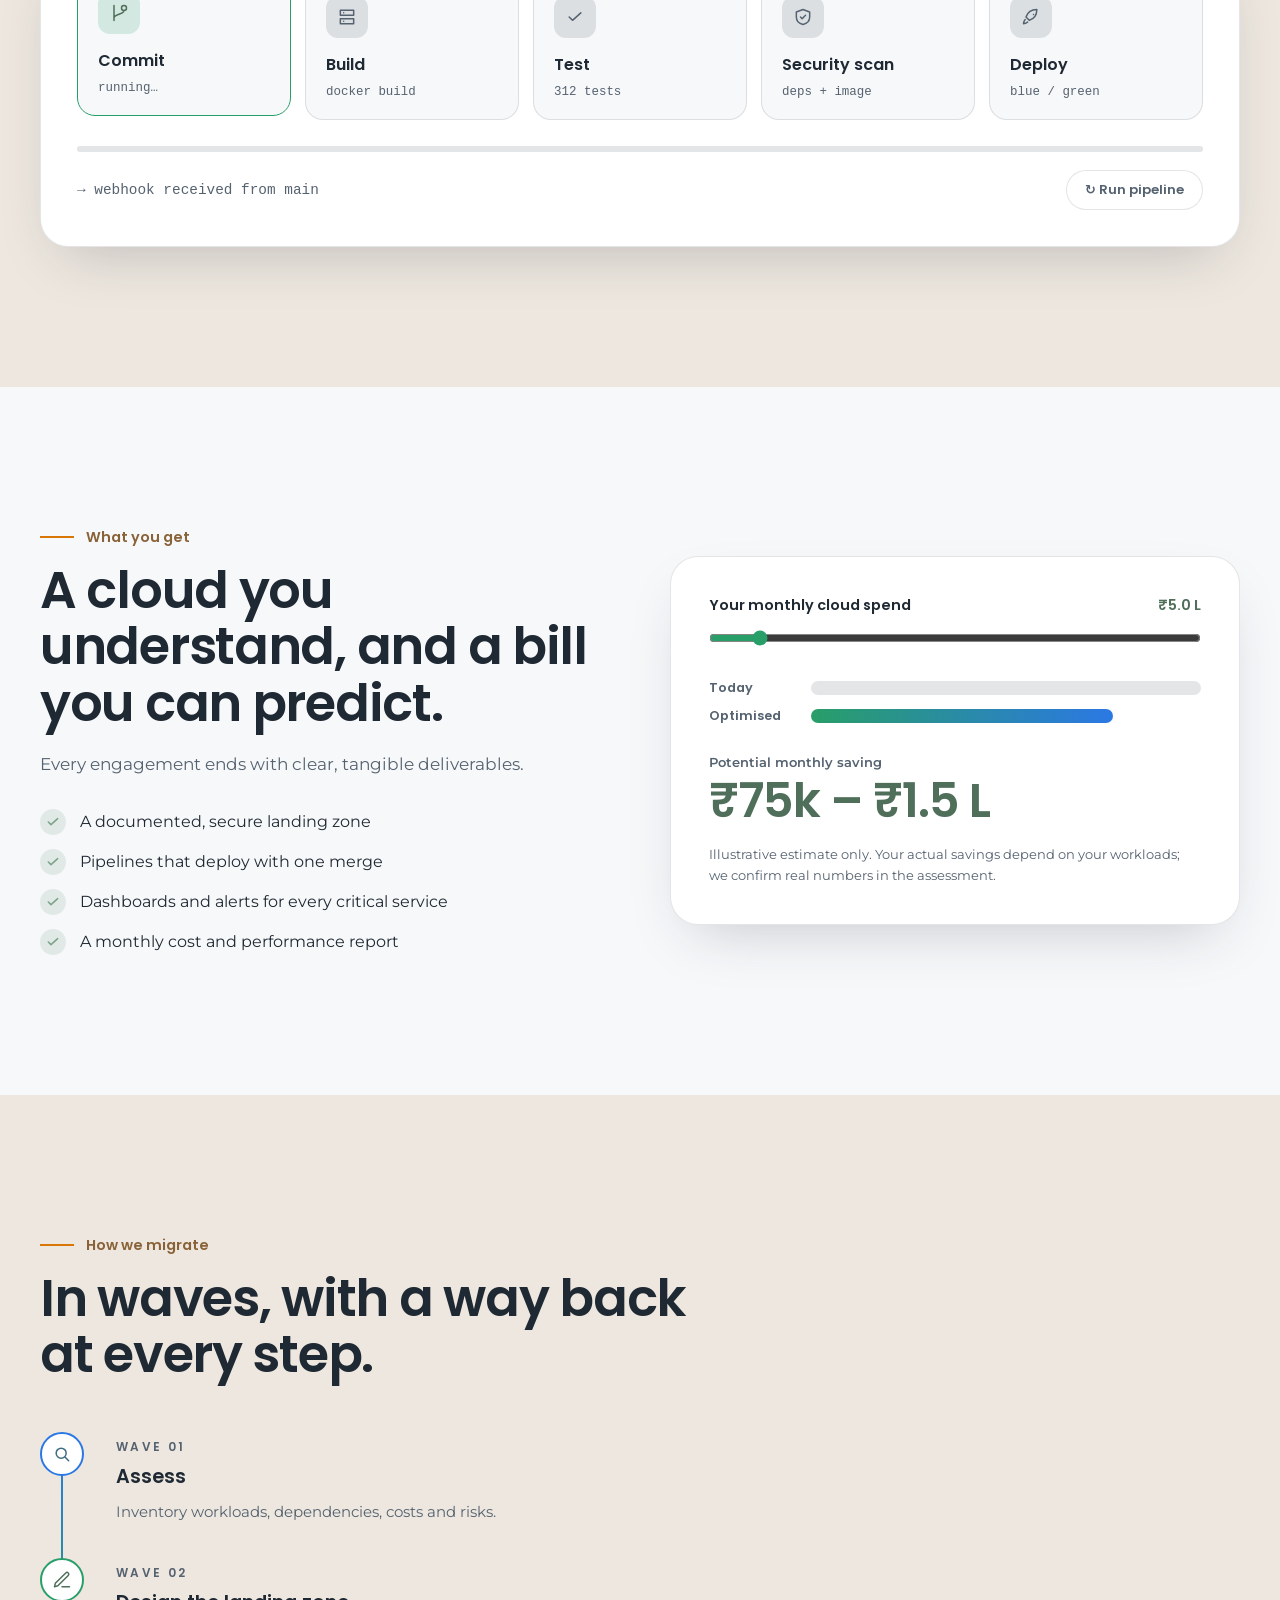
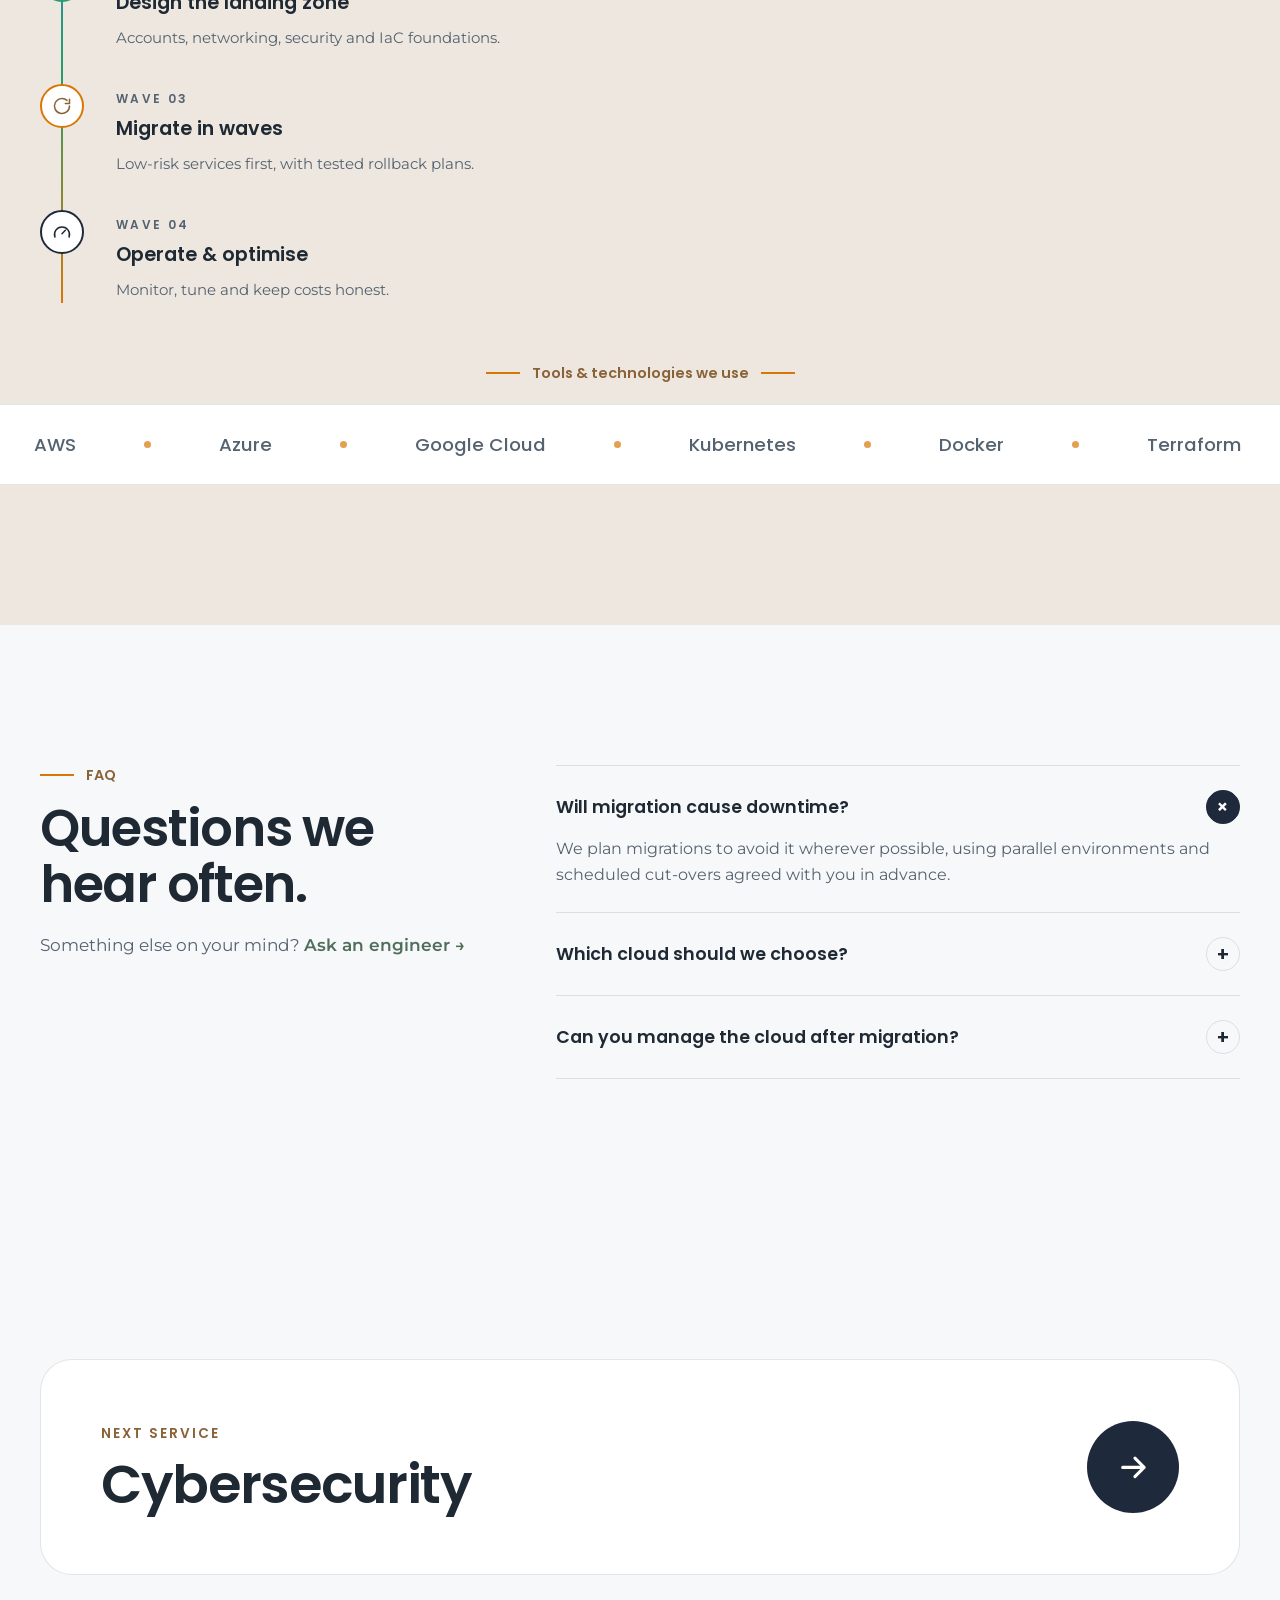
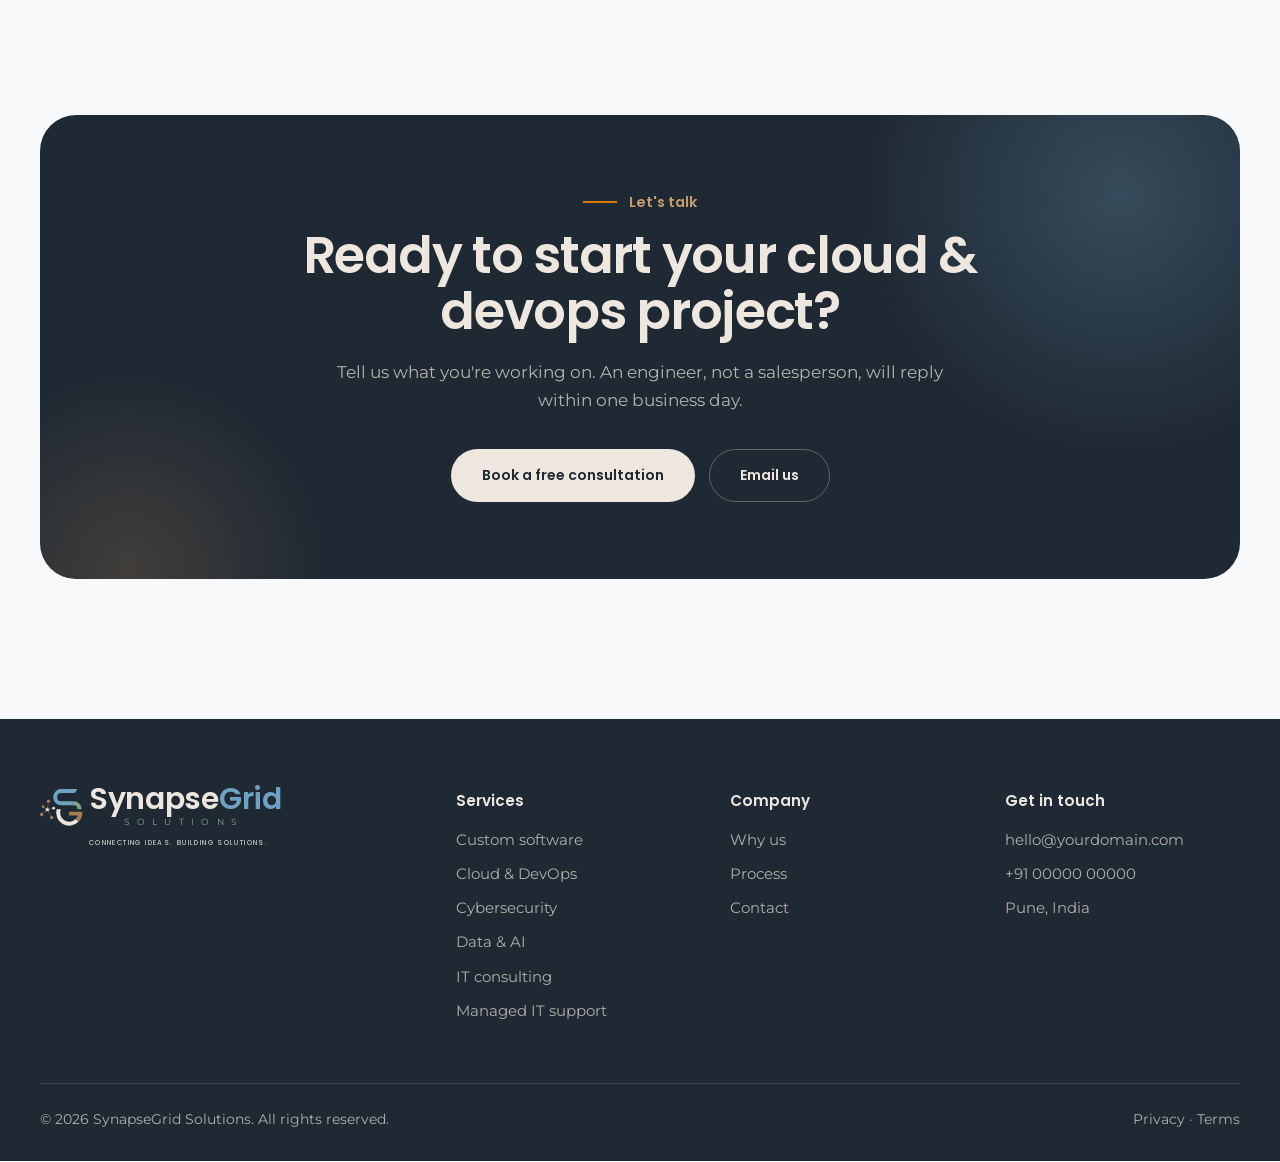
<file: services/cloud-devops/index.html>
<!DOCTYPE html>
<html lang="en" data-theme="light">

<head>
    <script async src="https://www.googletagmanager.com/gtag/js?id=G-V6ZFCNS4F2"></script>
    <script>
      window.dataLayer = window.dataLayer || [];
      function gtag(){dataLayer.push(arguments);}
      gtag('js', new Date());
      gtag('config', 'G-V6ZFCNS4F2');
    </script>
    <meta charset="utf-8">
    <meta name="viewport" content="width=device-width, initial-scale=1">
    <title>Cloud & DevOps — SynapseGrid Solutions</title>
    <meta name="description" content="Migration, infrastructure and automated delivery pipelines that make deployments boring, in the best way.">
    <link rel="icon" type="image/svg+xml" href="../../assets/synapsegrid-icon.svg">
    <script>try { if ('scrollRestoration' in history) history.scrollRestoration = 'manual'; window.scrollTo(0, 0); var t = localStorage.getItem('sg_theme'); if (t) document.documentElement.dataset.theme = t } catch (e) { }</script>
    <link rel="preconnect" href="https://fonts.googleapis.com">
    <link rel="preconnect" href="https://fonts.gstatic.com" crossorigin>
    <link
        href="https://fonts.googleapis.com/css2?family=Montserrat:wght@400;500;600&family=Poppins:wght@400;500;600;700&display=swap"
        rel="stylesheet">
    <noscript>
        <style>
            #curtain {
                display: none
            }
        </style>
    </noscript>
    <link rel="stylesheet" href="../shared/base.css">
    <link rel="stylesheet" href="page.css">
</head>

<body class="p-cloud" style="--a: var(--green); --at: var(--gt);">
    <div id="curtain">
        <div class="ci" id="curtainIcon"><svg viewBox="0 0 24 24" class="" aria-hidden="true"><path d="M7 18a4 4 0 010-8 5 5 0 019.6-1A4.5 4.5 0 0117 18z"/></svg></div>
    </div>
    <div id="progress"></div>

    <nav id="nav">
        <div class="wrap">
            <a href="../../" class="lockup" id="brand" aria-label="SynapseGrid Solutions home">
                <svg viewBox="215 56 352 284" aria-hidden="true"><g transform="translate(194.89,38.04) scale(.4279)">
<defs><radialGradient id="hf1" gradientUnits="userSpaceOnUse" cx="182" cy="455" r="57"><stop offset="0" stop-color="#EDE7DF"/><stop offset=".28" stop-color="#EDE7DF"/><stop offset="1" stop-color="#A67C52"/></radialGradient></defs>
<g><line class="c-line" x1="182" y1="455" x2="203" y2="292"/><line class="c-line" x1="182" y1="455" x2="99" y2="397"/><line class="c-line" x1="182" y1="455" x2="304" y2="427"/><line class="c-line" x1="182" y1="455" x2="72" y2="549"/><line class="c-line" x1="182" y1="455" x2="266" y2="605"/></g>
<circle class="c-brown" cx="203" cy="292" r="32"/><circle class="c-brown" cx="99" cy="397" r="26"/><circle class="c-brown" cx="72" cy="549" r="32"/><circle class="c-brown" cx="266" cy="605" r="32"/><circle class="c-hub" cx="304" cy="427" r="26"/>
<path class="hubshape" d="M137.7,424.1 Q179.6,449.5 188.9,401.4 Q186.0,450.6 234.6,442.9 Q187.5,457.4 208.4,502.1 Q180.9,460.9 140.9,490.1 Q176.0,455.3 137.7,424.1 Z" fill="url(#hf1)" stroke="url(#hf1)" stroke-width="6" stroke-linejoin="round"/>
<g class="mono"><path class="c-blue" d="M765,56 H450 A157,157 0 0 0 450,370 H650 L688,292 H450 A79,79 0 0 1 450,134 H712 Z"/><path class="c-green" d="M688,292 A156,156 0 0 1 844,448 H766 A78,78 0 0 0 688,370 H650 Z"/><path class="c-dark" d="M360.2,448 A253,253 0 0 0 783.9,690.9 L729.5,636.5 A176,176 0 0 1 441,448 Z"/><path class="c-brown" d="M600,497 H857.6 A253,253 0 0 1 783.9,690.9 L729.5,636.5 A176,176 0 0 0 771.9,568 H600 Z"/></g>
</g></svg><span><span class="word">Synapse<b>Grid</b></span><span class="sub">SOLUTIONS</span></span>
            </a>
            <ul id="menu">
                <li><a href="../../#services" class="on">Services</a></li>
                <li><a href="../../#why">Why us</a></li>
                <li><a href="../../#process">Process</a></li>
                <li><a href="../../#contact">Contact</a></li>
            </ul>
            <div class="nav-r">
                <button class="theme" id="theme" type="button" aria-label="Switch light or dark theme">
                    <svg class="i-moon" viewBox="0 0 24 24">
                        <path d="M20 14.5A8 8 0 019.5 4 8 8 0 1020 14.5z" />
                    </svg>
                    <svg class="i-sun" viewBox="0 0 24 24">
                        <circle cx="12" cy="12" r="4" />
                        <path
                            d="M12 2v2M12 20v2M4.9 4.9l1.4 1.4M17.7 17.7l1.4 1.4M2 12h2M20 12h2M4.9 19.1l1.4-1.4M17.7 6.3l1.4-1.4" />
                    </svg>
                </button>
                <a href="../../?topic=Cloud%20%26%20DevOps#contact" class="btn btn-primary" id="navCta">Start a project</a>
                <button class="burger" id="burger" aria-expanded="false" aria-controls="menu">Menu</button>
            </div>
        </div>
    </nav>

    <main id="app">

<header class="hero" id="top"><div class="aurora"></div><div class="gridbg"></div>
  <div class="wrap in center"><div class="crumb rise" style="--d:.1s"><a href="../../">Home</a><span>/</span><a href="../../#services">Services</a><span>/</span><b>Cloud & DevOps</b></div><h1 class="h1"><span class="w" style="--i:0"><span>Cloud</span></span> <span class="w" style="--i:1"><span>that</span></span> <span class="w g" style="--i:2"><span>scales</span></span> <span class="w g" style="--i:3"><span>quietly.</span></span></h1><p class="sub rise" style="--d:.7s">Migration, infrastructure and automated delivery pipelines that make deployments boring, in the best way.</p><div class="actions rise" style="--d:.85s"><a href="../../?topic=Cloud%20%26%20DevOps#contact" class="btn btn-primary">Book a free consultation</a><a href="#included" class="btn btn-ghost">See what's included</a></div>
    <div class="topo rise" style="--d:.9s" id="topo">
      <div class="hud"><span class="pill"><i></i>All systems healthy</span><span class="pill" id="hud">replicas 3 · p95 84 ms</span></div>
      <svg viewBox="0 0 1000 330" role="img" aria-label="Animated cloud architecture"><g class="scale"><path id="rt0" class="edge" d="M105 170 L460 170 C530 170 530 60 580 60 L660 60 C760 60 760 170 825 170"/>
            <circle r="4.5" cx="-20" class="pkt"><animateMotion dur="2.8s" begin="-0.00s" repeatCount="indefinite"><mpath href="#rt0"/></animateMotion></circle>
            <circle r="4.5" cx="-20" class="pkt"><animateMotion dur="2.8s" begin="-1.40s" repeatCount="indefinite"><mpath href="#rt0"/></animateMotion></circle>
            <g class="node"><rect x="580" y="40" width="80" height="40" rx="12"/><text x="620" y="65" text-anchor="middle">pod-1</text></g></g><path id="rt1" class="edge" d="M105 170 L460 170 C530 170 530 115 580 115 L660 115 C760 115 760 170 825 170"/>
            <circle r="4.5" cx="-20" class="pkt"><animateMotion dur="2.8s" begin="-0.55s" repeatCount="indefinite"><mpath href="#rt1"/></animateMotion></circle>
            <circle r="4.5" cx="-20" class="pkt"><animateMotion dur="2.8s" begin="-1.95s" repeatCount="indefinite"><mpath href="#rt1"/></animateMotion></circle>
            <g class="node"><rect x="580" y="95" width="80" height="40" rx="12"/><text x="620" y="120" text-anchor="middle">pod-2</text></g><path id="rt2" class="edge" d="M105 170 L460 170 C530 170 530 170 580 170 L660 170 C760 170 760 170 825 170"/>
            <circle r="4.5" cx="-20" class="pkt"><animateMotion dur="2.8s" begin="-1.10s" repeatCount="indefinite"><mpath href="#rt2"/></animateMotion></circle>
            <circle r="4.5" cx="-20" class="pkt"><animateMotion dur="2.8s" begin="-2.50s" repeatCount="indefinite"><mpath href="#rt2"/></animateMotion></circle>
            <g class="node"><rect x="580" y="150" width="80" height="40" rx="12"/><text x="620" y="175" text-anchor="middle">pod-3</text></g><path id="rt3" class="edge" d="M105 170 L460 170 C530 170 530 225 580 225 L660 225 C760 225 760 170 825 170"/>
            <circle r="4.5" cx="-20" class="pkt"><animateMotion dur="2.8s" begin="-1.65s" repeatCount="indefinite"><mpath href="#rt3"/></animateMotion></circle>
            <circle r="4.5" cx="-20" class="pkt"><animateMotion dur="2.8s" begin="-3.05s" repeatCount="indefinite"><mpath href="#rt3"/></animateMotion></circle>
            <g class="node"><rect x="580" y="205" width="80" height="40" rx="12"/><text x="620" y="230" text-anchor="middle">pod-4</text></g><g class="scale"><path id="rt4" class="edge" d="M105 170 L460 170 C530 170 530 280 580 280 L660 280 C760 280 760 170 825 170"/>
            <circle r="4.5" cx="-20" class="pkt"><animateMotion dur="2.8s" begin="-2.20s" repeatCount="indefinite"><mpath href="#rt4"/></animateMotion></circle>
            <circle r="4.5" cx="-20" class="pkt"><animateMotion dur="2.8s" begin="-3.60s" repeatCount="indefinite"><mpath href="#rt4"/></animateMotion></circle>
            <g class="node"><rect x="580" y="260" width="80" height="40" rx="12"/><text x="620" y="285" text-anchor="middle">pod-5</text></g></g>
            <g class="node"><rect x="15" y="150" width="90" height="40" rx="12"/><text x="60" y="175" text-anchor="middle">Users</text></g><g class="node"><rect x="190" y="150" width="80" height="40" rx="12"/><text x="230" y="175" text-anchor="middle">CDN</text></g><g class="node key"><rect x="335" y="150" width="130" height="40" rx="12"/><text x="400" y="175" text-anchor="middle">Load balancer</text></g><g class="node key"><rect x="825" y="150" width="110" height="40" rx="12"/><text x="880" y="175" text-anchor="middle">Postgres</text></g></svg>
    </div>
    <div class="sstats rise" style="--d:1s" id="stats"><div class="st"><b data-n="99.9" data-d="1" data-p="" data-s="%">0%</b><span>Uptime target</span></div><div class="st"><b data-n="100" data-d="0" data-p="" data-s="%">0%</b><span>Infrastructure as code</span></div><div class="st"><b>24/7</b><span>Alerting & on-call</span></div><div class="st"><b>Monthly</b><span>Cost reviews</span></div></div>
  </div>
</header>
<div class="switch"><div class="wrap"><small>ALL SERVICES</small><a href="../custom-software/" class="" ><svg viewBox="0 0 24 24" class="" aria-hidden="true"><path d="M8 8l-4 4 4 4M16 8l4 4-4 4M14 5l-4 14"/></svg>Custom software</a><a href="../cloud-devops/" class="on" aria-current="page"><svg viewBox="0 0 24 24" class="" aria-hidden="true"><path d="M7 18a4 4 0 010-8 5 5 0 019.6-1A4.5 4.5 0 0117 18z"/></svg>Cloud & DevOps</a><a href="../cybersecurity/" class="" ><svg viewBox="0 0 24 24" class="" aria-hidden="true"><path d="M12 3l8 3v6c0 5-3.5 8-8 9-4.5-1-8-4-8-9V6zM9 12l2 2 4-4"/></svg>Cybersecurity</a><a href="../data-ai/" class="" ><svg viewBox="0 0 24 24" class="" aria-hidden="true"><path d="M4 20V4M4 20h16M8 16v-5M13 16V8M18 16v-9"/></svg>Data & AI</a><a href="../it-consulting/" class="" ><svg viewBox="0 0 24 24" class="" aria-hidden="true"><path d="M3 12a9 9 0 1018 0 9 9 0 10-18 0M15.5 8.5l-2 5-5 2 2-5z"/></svg>IT consulting</a><a href="../managed-it-support/" class="" ><svg viewBox="0 0 24 24" class="" aria-hidden="true"><path d="M4 14v-2a8 8 0 0116 0v2M4 14h3v5H4zM17 14h3v5h-3z"/></svg>Managed IT support</a></div></div>
<section class="block" id="included"><div class="wrap">
  <div class="head rv"><div><div class="kicker">What's included</div><h2>Every layer of your cloud, handled.</h2></div><p class="lead" style="margin:0">From the first migration wave to the monthly bill, one team owns the whole stack.</p></div>
  <div class="rows"><div class="row rv"><span class="n">01</span><div class="ico"><svg viewBox="0 0 24 24" class="" aria-hidden="true"><path d="M7 18a4 4 0 010-8 5 5 0 019.6-1A4.5 4.5 0 0117 18z"/></svg></div><h3>Cloud migration</h3><p>Move workloads to AWS, Azure or GCP in planned waves with rollback ready.</p></div><div class="row rv"><span class="n">02</span><div class="ico"><svg viewBox="0 0 24 24" class="" aria-hidden="true"><path d="M9 4h6v3H9zM7 5H5v16h14V5h-2M9 12h6M9 16h4"/></svg></div><h3>Infrastructure as code</h3><p>Every environment defined in Terraform, versioned and repeatable.</p></div><div class="row rv"><span class="n">03</span><div class="ico"><svg viewBox="0 0 24 24" class="" aria-hidden="true"><path d="M6 3v18M15 6a3 3 0 106 0 3 3 0 10-6 0M18 9c0 5-12 4-12 9"/></svg></div><h3>CI/CD pipelines</h3><p>Automated build, test and deploy so releases take minutes, not days.</p></div><div class="row rv"><span class="n">04</span><div class="ico"><svg viewBox="0 0 24 24" class="" aria-hidden="true"><path d="M4 4h16v6H4zM4 14h16v6H4zM8 7h.01M8 17h.01"/></svg></div><h3>Containers & Kubernetes</h3><p>Containerised apps that scale up with traffic and back down to save cost.</p></div><div class="row rv"><span class="n">05</span><div class="ico"><svg viewBox="0 0 24 24" class="" aria-hidden="true"><path d="M12 3v18M17 7H9.5a3 3 0 000 6h5a3 3 0 010 6H6"/></svg></div><h3>Cost optimisation</h3><p>Right-sizing, reserved capacity and clean-up of forgotten resources.</p></div><div class="row rv"><span class="n">06</span><div class="ico"><svg viewBox="0 0 24 24" class="" aria-hidden="true"><path d="M12 14l4-4M3.5 18a9 9 0 1117 0"/></svg></div><h3>Monitoring & observability</h3><p>Logs, metrics and alerts that tell you what broke before users do.</p></div></div>
</div></section>
<section class="block alt"><div class="wrap">
  <div class="head rv"><div><div class="kicker">Delivery pipelines</div><h2>Ship on a Tuesday afternoon without holding your breath.</h2></div><p class="lead" style="margin:0">Every merge is built, tested, scanned and deployed the same way, every time.</p></div>
  <div class="pipe rv" data-go="pipe">
    <div class="stages"><div class="stg"><div class="ic"><svg viewBox="0 0 24 24" class="" aria-hidden="true"><path d="M6 3v18M15 6a3 3 0 106 0 3 3 0 10-6 0M18 9c0 5-12 4-12 9"/></svg></div><b>Commit</b><small>git push main</small></div><div class="stg"><div class="ic"><svg viewBox="0 0 24 24" class="" aria-hidden="true"><path d="M4 4h16v6H4zM4 14h16v6H4zM8 7h.01M8 17h.01"/></svg></div><b>Build</b><small>docker build</small></div><div class="stg"><div class="ic"><svg viewBox="0 0 24 24" class="" aria-hidden="true"><path d="M5 12l4 4L19 7"/></svg></div><b>Test</b><small>312 tests</small></div><div class="stg"><div class="ic"><svg viewBox="0 0 24 24" class="" aria-hidden="true"><path d="M12 3l8 3v6c0 5-3.5 8-8 9-4.5-1-8-4-8-9V6zM9 12l2 2 4-4"/></svg></div><b>Security scan</b><small>deps + image</small></div><div class="stg"><div class="ic"><svg viewBox="0 0 24 24" class="" aria-hidden="true"><path d="M5 15c-1.5 1.5-2 5-2 5s3.5-.5 5-2M9 15l-3-3c2-6 7-9 13-9 0 6-3 11-9 13zM15 9h.01"/></svg></div><b>Deploy</b><small>blue / green</small></div></div>
    <div class="pbar"><i></i></div>
    <div class="plog"><span>waiting for commit…</span><button class="btn btn-ghost btn-sm" type="button">↻ Run pipeline</button></div>
  </div>
</div></section>
<section class="block"><div class="wrap duo">
  <div class="rv"><div class="kicker">What you get</div><h2>A cloud you understand, and a bill you can predict.</h2><p class="lead">Every engagement ends with clear, tangible deliverables.</p><ul class="outs"><li style="--k:0"><svg viewBox="0 0 24 24" class="" aria-hidden="true"><path d="M5 12l4 4L19 7"/></svg><span>A documented, secure landing zone</span></li><li style="--k:1"><svg viewBox="0 0 24 24" class="" aria-hidden="true"><path d="M5 12l4 4L19 7"/></svg><span>Pipelines that deploy with one merge</span></li><li style="--k:2"><svg viewBox="0 0 24 24" class="" aria-hidden="true"><path d="M5 12l4 4L19 7"/></svg><span>Dashboards and alerts for every critical service</span></li><li style="--k:3"><svg viewBox="0 0 24 24" class="" aria-hidden="true"><path d="M5 12l4 4L19 7"/></svg><span>A monthly cost and performance report</span></li></ul></div>
  <div class="calc rv" data-go="cost">
    <label>Your monthly cloud spend <em id="cv">₹5.0 L</em></label>
    <input type="range" id="cr" min="50000" max="5000000" step="50000" value="500000" aria-label="Monthly cloud spend">
    <div class="cmp"><div>Today<i style="width:100%"></i></div><div>Optimised<i id="cb"></i></div></div>
    <small style="color:var(--muted);font-weight:600">Potential monthly saving</small>
    <div class="big" id="cs">—</div>
    <p class="note">Illustrative estimate only. Your actual savings depend on your workloads; we confirm real numbers in the assessment.</p>
  </div>
</div></section>
<section class="block alt"><div class="wrap">
  <div class="kicker rv">How we migrate</div><h2 class="rv">In waves, with a way back at every step.</h2>
  <div class="vt rv" data-fill><div class="step"><b><svg viewBox="0 0 24 24" class="" aria-hidden="true"><path d="M5 11a6 6 0 1012 0 6 6 0 10-12 0M20 20l-4.5-4.5"/></svg></b><small>WAVE 01</small><h3>Assess</h3><p>Inventory workloads, dependencies, costs and risks.</p></div><div class="step"><b><svg viewBox="0 0 24 24" class="" aria-hidden="true"><path d="M12 20h9M16.5 3.5a2.1 2.1 0 013 3L7 19l-4 1 1-4z"/></svg></b><small>WAVE 02</small><h3>Design the landing zone</h3><p>Accounts, networking, security and IaC foundations.</p></div><div class="step"><b><svg viewBox="0 0 24 24" class="" aria-hidden="true"><path d="M21 12a9 9 0 11-3-6.7M21 4v5h-5"/></svg></b><small>WAVE 03</small><h3>Migrate in waves</h3><p>Low-risk services first, with tested rollback plans.</p></div><div class="step"><b><svg viewBox="0 0 24 24" class="" aria-hidden="true"><path d="M12 14l4-4M3.5 18a9 9 0 1117 0"/></svg></b><small>WAVE 04</small><h3>Operate & optimise</h3><p>Monitor, tune and keep costs honest.</p></div></div>
</div><div class="stack rv"><div class="kicker">Tools &amp; technologies we use</div><div class="marquee"><div class="track"><span>AWS</span><span>Azure</span><span>Google Cloud</span><span>Kubernetes</span><span>Docker</span><span>Terraform</span><span>GitHub Actions</span><span>GitLab CI</span><span>Prometheus</span><span>Grafana</span><span>AWS</span><span>Azure</span><span>Google Cloud</span><span>Kubernetes</span><span>Docker</span><span>Terraform</span><span>GitHub Actions</span><span>GitLab CI</span><span>Prometheus</span><span>Grafana</span></div></div></div></section>
<section class="block"><div class="wrap faq">
      <div class="rv"><div class="kicker">FAQ</div><h2>Questions we hear often.</h2><p class="lead">Something else on your mind? <a href="../../?topic=Cloud%20%26%20DevOps#contact" style="color:var(--at);font-weight:600">Ask an engineer →</a></p></div>
      <div class="rv"><details open><summary>Will migration cause downtime?<i aria-hidden="true"></i></summary><p>We plan migrations to avoid it wherever possible, using parallel environments and scheduled cut-overs agreed with you in advance.</p></details><details><summary>Which cloud should we choose?<i aria-hidden="true"></i></summary><p>It depends on your existing tools, skills and budget. We compare options honestly and recommend what fits, not what we prefer.</p></details><details><summary>Can you manage the cloud after migration?<i aria-hidden="true"></i></summary><p>Yes. We can run it fully, or hand over to your team with training and runbooks.</p></details></div></div></section><section class="block" style="padding-bottom:0"><div class="wrap"><a class="next rv" href="../cybersecurity/"><div><small>NEXT SERVICE</small><h3>Cybersecurity</h3></div><span class="arr"><svg viewBox="0 0 24 24" class="" aria-hidden="true"><path d="M5 12h14M13 6l6 6-6 6"/></svg></span></a></div></section><section class="block"><div class="wrap"><div class="dark-panel cta rv"><div>
      <div class="kicker" style="justify-content:center">Let's talk</div><h2>Ready to start your cloud & devops project?</h2>
      <p class="lead">Tell us what you're working on. An engineer, not a salesperson, will reply within one business day.</p>
      <div class="actions"><a href="../../?topic=Cloud%20%26%20DevOps#contact" class="btn" style="background:#EDE7DF;color:#1F2933">Book a free consultation</a>
      <a href="mailto:synapsegridsolutions@gmail.com?subject=Cloud%20%26%20DevOps%20enquiry" class="btn" style="border-color:rgba(237,231,223,.3);color:#EDE7DF">Email us</a></div></div></div></div></section>
    </main>

    <footer>
        <div class="wrap">
            <div class="fgrid">
                <div>
                    <div class="lockup" id="flogo">
                        <svg viewBox="215 56 352 284" aria-hidden="true"><g transform="translate(194.89,38.04) scale(.4279)">
<defs><radialGradient id="hf2" gradientUnits="userSpaceOnUse" cx="182" cy="455" r="57"><stop offset="0" stop-color="#EDE7DF"/><stop offset=".28" stop-color="#EDE7DF"/><stop offset="1" stop-color="#A67C52"/></radialGradient></defs>
<g><line class="c-line" x1="182" y1="455" x2="203" y2="292"/><line class="c-line" x1="182" y1="455" x2="99" y2="397"/><line class="c-line" x1="182" y1="455" x2="304" y2="427"/><line class="c-line" x1="182" y1="455" x2="72" y2="549"/><line class="c-line" x1="182" y1="455" x2="266" y2="605"/></g>
<circle class="c-brown" cx="203" cy="292" r="32"/><circle class="c-brown" cx="99" cy="397" r="26"/><circle class="c-brown" cx="72" cy="549" r="32"/><circle class="c-brown" cx="266" cy="605" r="32"/><circle class="c-hub" cx="304" cy="427" r="26"/>
<path class="hubshape" d="M137.7,424.1 Q179.6,449.5 188.9,401.4 Q186.0,450.6 234.6,442.9 Q187.5,457.4 208.4,502.1 Q180.9,460.9 140.9,490.1 Q176.0,455.3 137.7,424.1 Z" fill="url(#hf2)" stroke="url(#hf2)" stroke-width="6" stroke-linejoin="round"/>
<g class="mono"><path class="c-blue" d="M765,56 H450 A157,157 0 0 0 450,370 H650 L688,292 H450 A79,79 0 0 1 450,134 H712 Z"/><path class="c-green" d="M688,292 A156,156 0 0 1 844,448 H766 A78,78 0 0 0 688,370 H650 Z"/><path class="c-dark" d="M360.2,448 A253,253 0 0 0 783.9,690.9 L729.5,636.5 A176,176 0 0 1 441,448 Z"/><path class="c-brown" d="M600,497 H857.6 A253,253 0 0 1 783.9,690.9 L729.5,636.5 A176,176 0 0 0 771.9,568 H600 Z"/></g>
</g></svg><span><span class="word">Synapse<b>Grid</b></span><span class="sub">SOLUTIONS</span></span>
                    </div>
                    <p>Connecting ideas. Building solutions.</p>
                </div>
                <div>
                    <h5>Services</h5>
                    <ul id="fserv">
                        <li><a href="../custom-software/">Custom software</a></li>
                        <li><a href="../cloud-devops/">Cloud & DevOps</a></li>
                        <li><a href="../cybersecurity/">Cybersecurity</a></li>
                        <li><a href="../data-ai/">Data & AI</a></li>
                        <li><a href="../it-consulting/">IT consulting</a></li>
                        <li><a href="../managed-it-support/">Managed IT support</a></li>
                    </ul>
                </div>
                <div>
                    <h5>Company</h5>
                    <ul>
                        <li><a href="../../#why">Why us</a></li>
                        <li><a href="../../#process">Process</a></li>
                        <li><a href="../../#contact">Contact</a></li>
                    </ul>
                </div>
                <div>
                    <h5>Get in touch</h5>
                    <ul>
                        <li>hello@yourdomain.com</li>
                        <li>+91 00000 00000</li>
                        <li>Pune, India</li>
                    </ul>
                </div>
            </div>
            <div class="legal"><span>© <span id="yr"></span> SynapseGrid Solutions. All rights
                    reserved.</span><span>Privacy · Terms</span></div>
        </div>
    </footer>

    <script src="../shared/services.js"></script>
    <script src="../shared/shell.js" defer></script>
    <script src="page.js" defer></script>
</body>

</html>
</file>
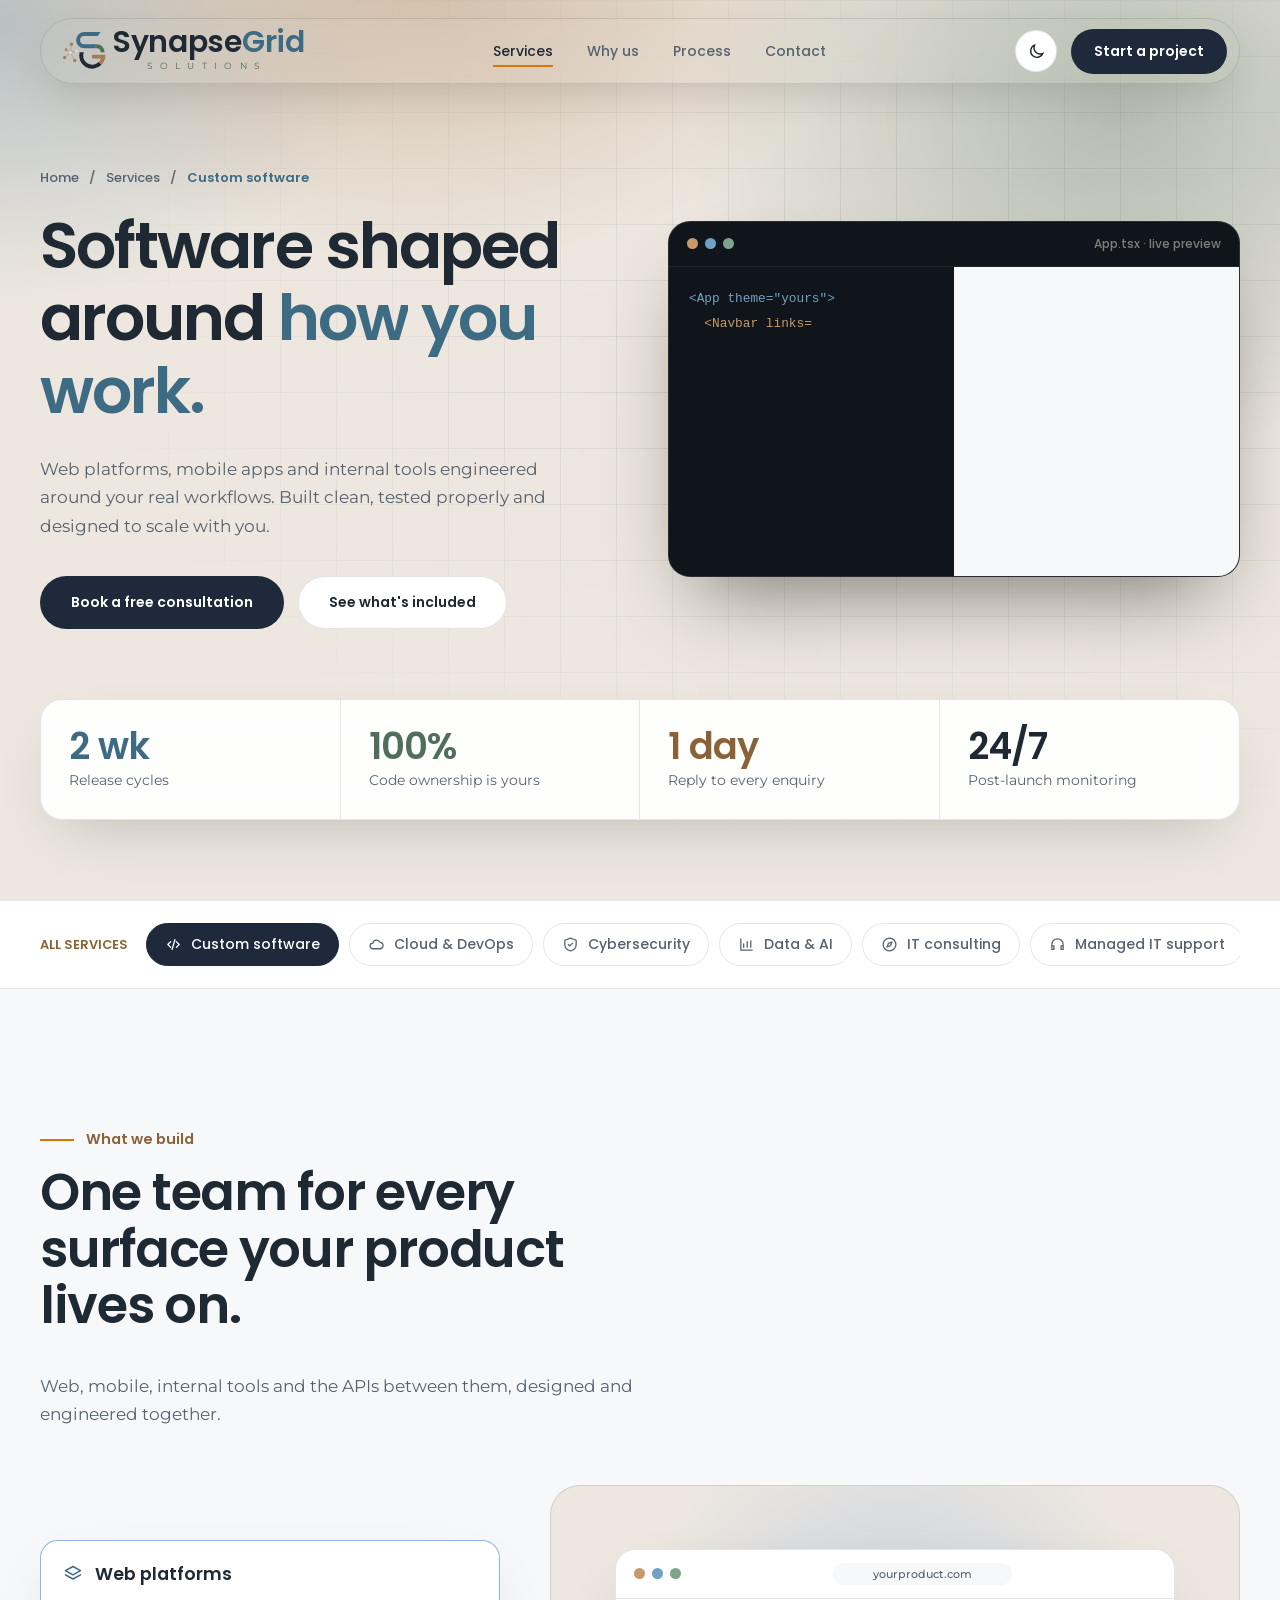
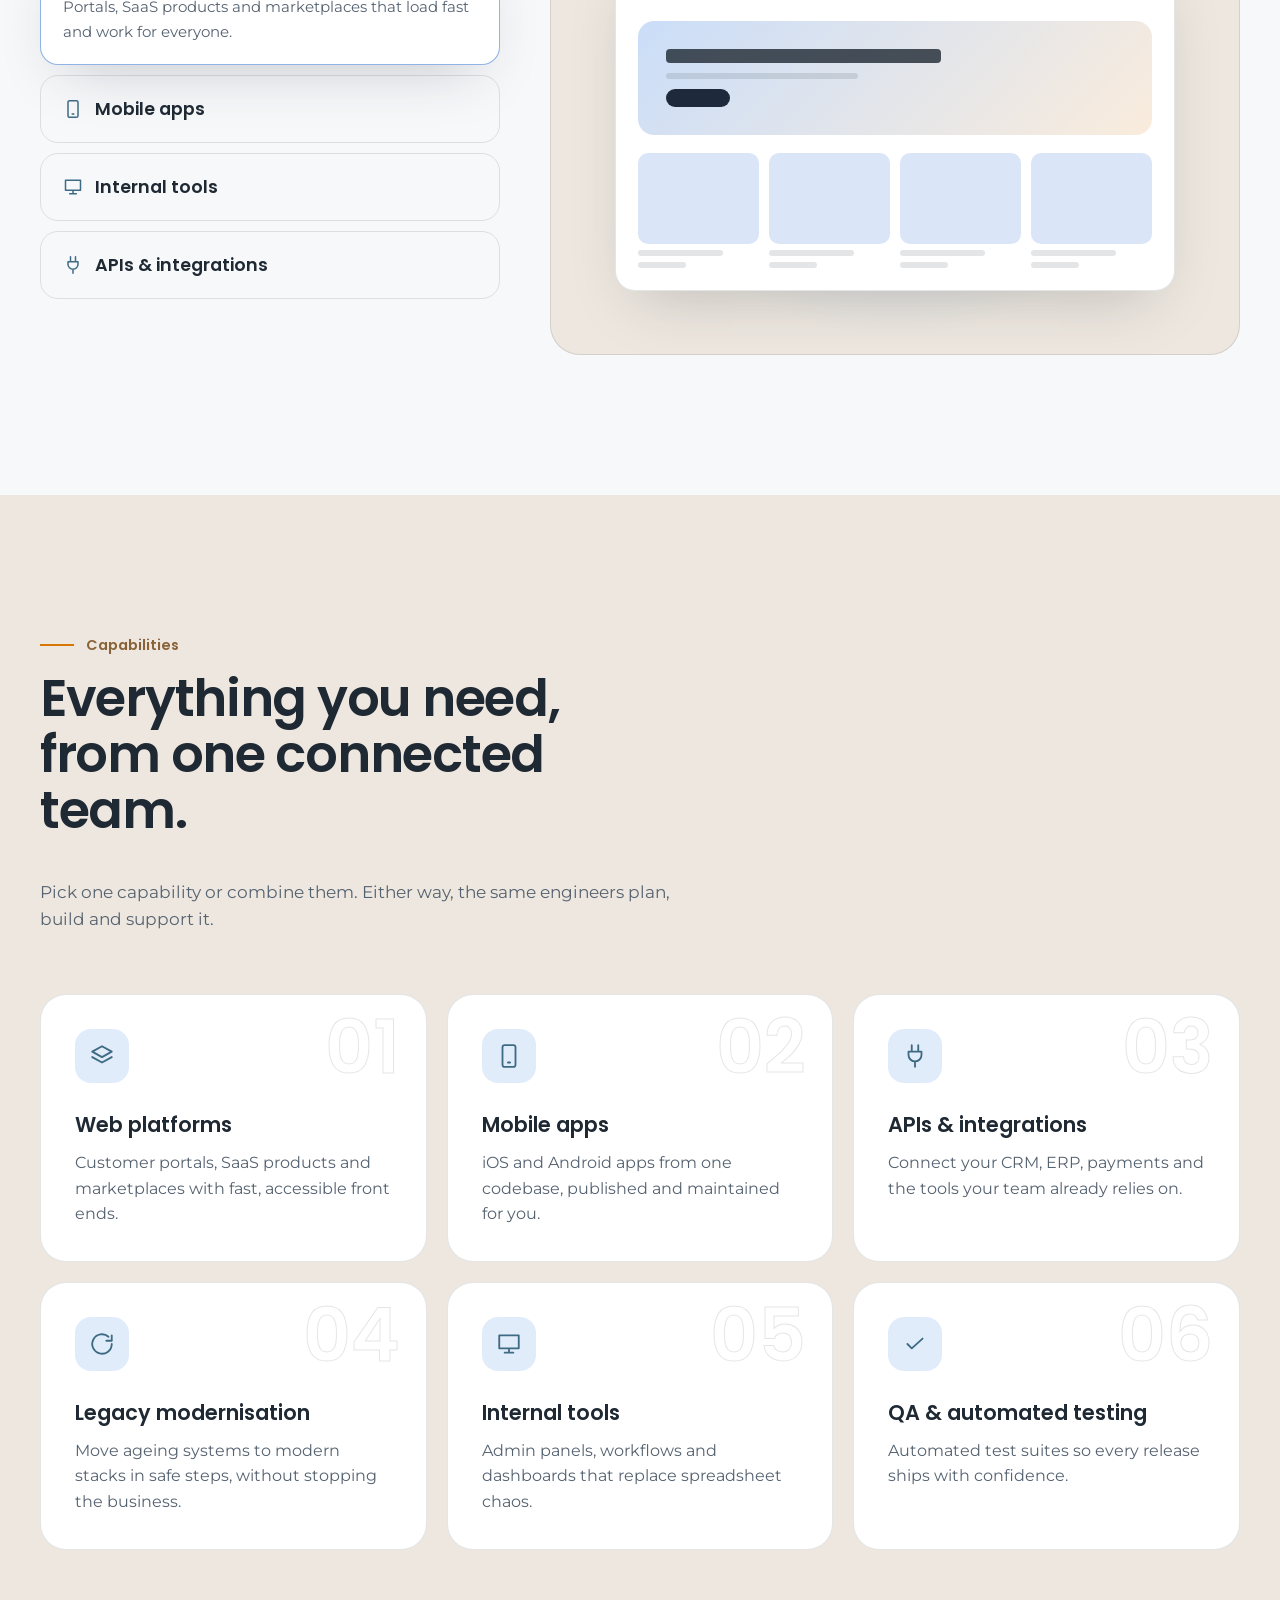
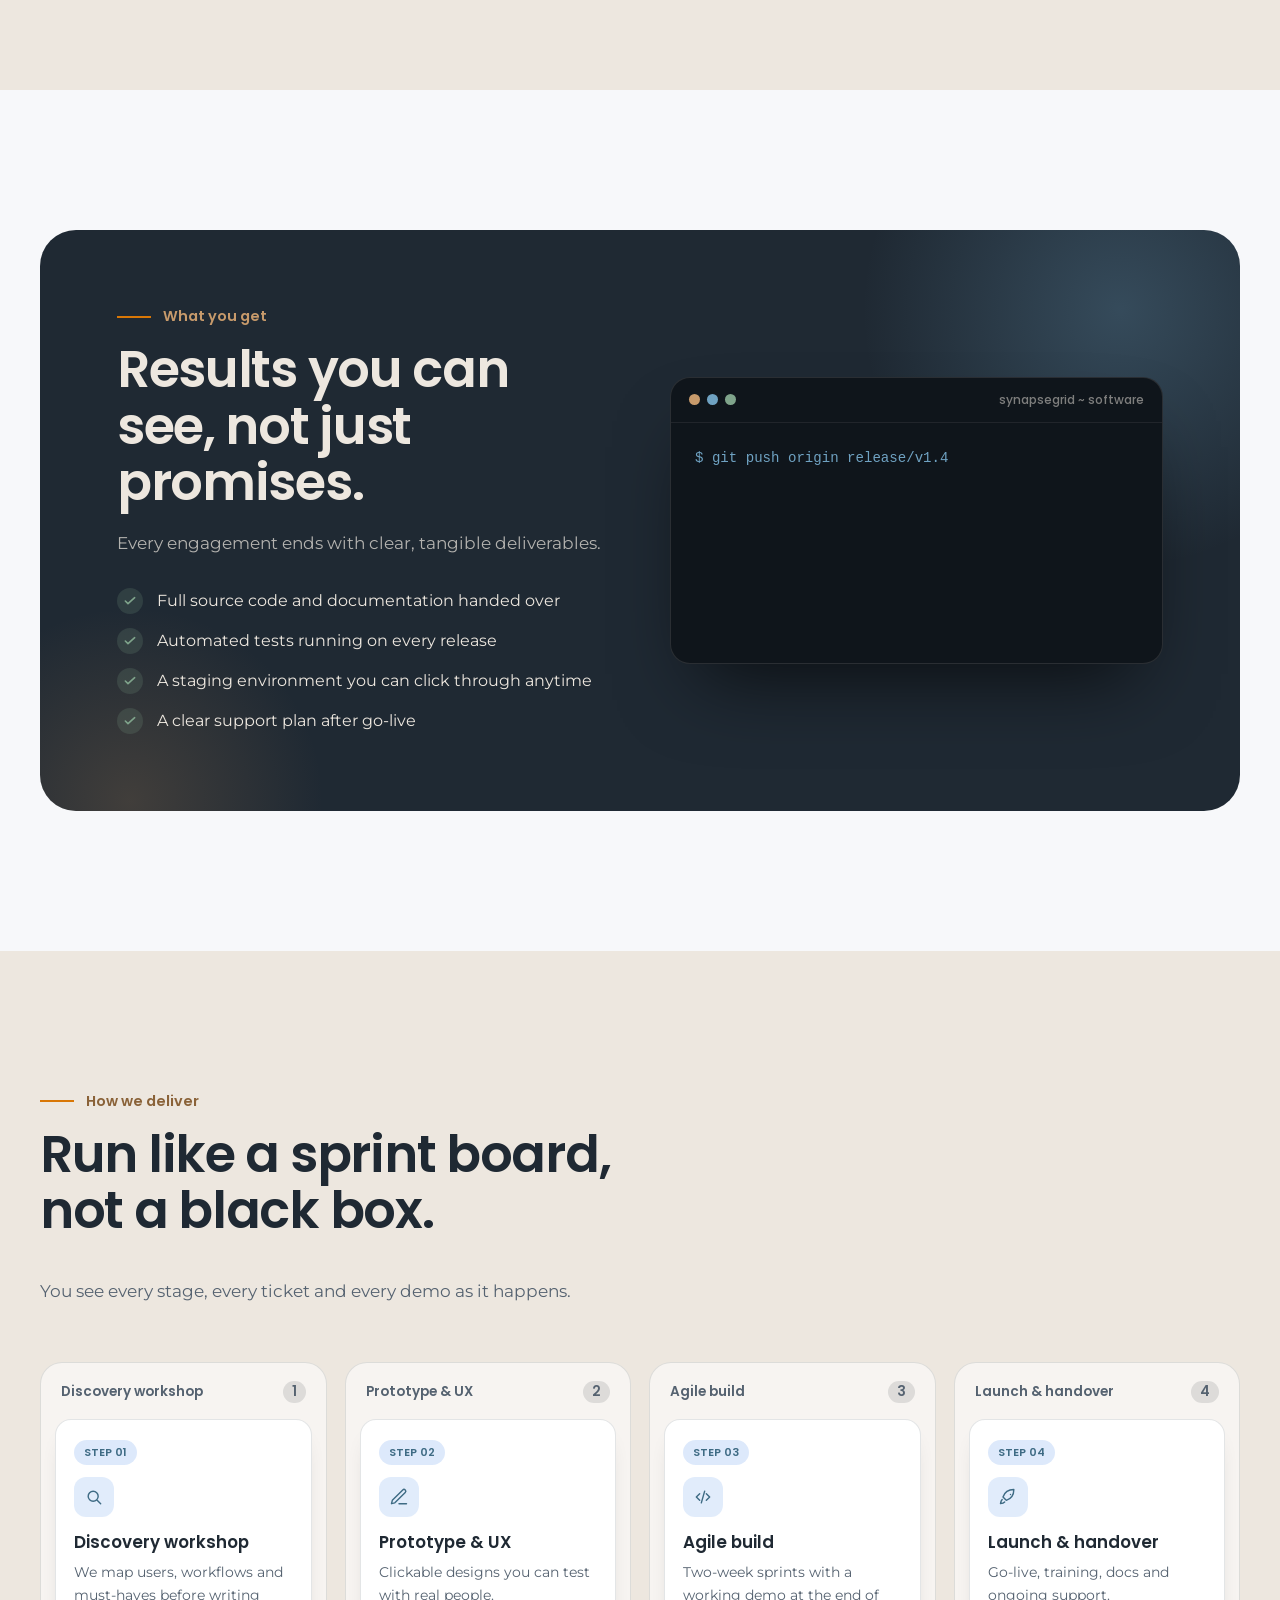
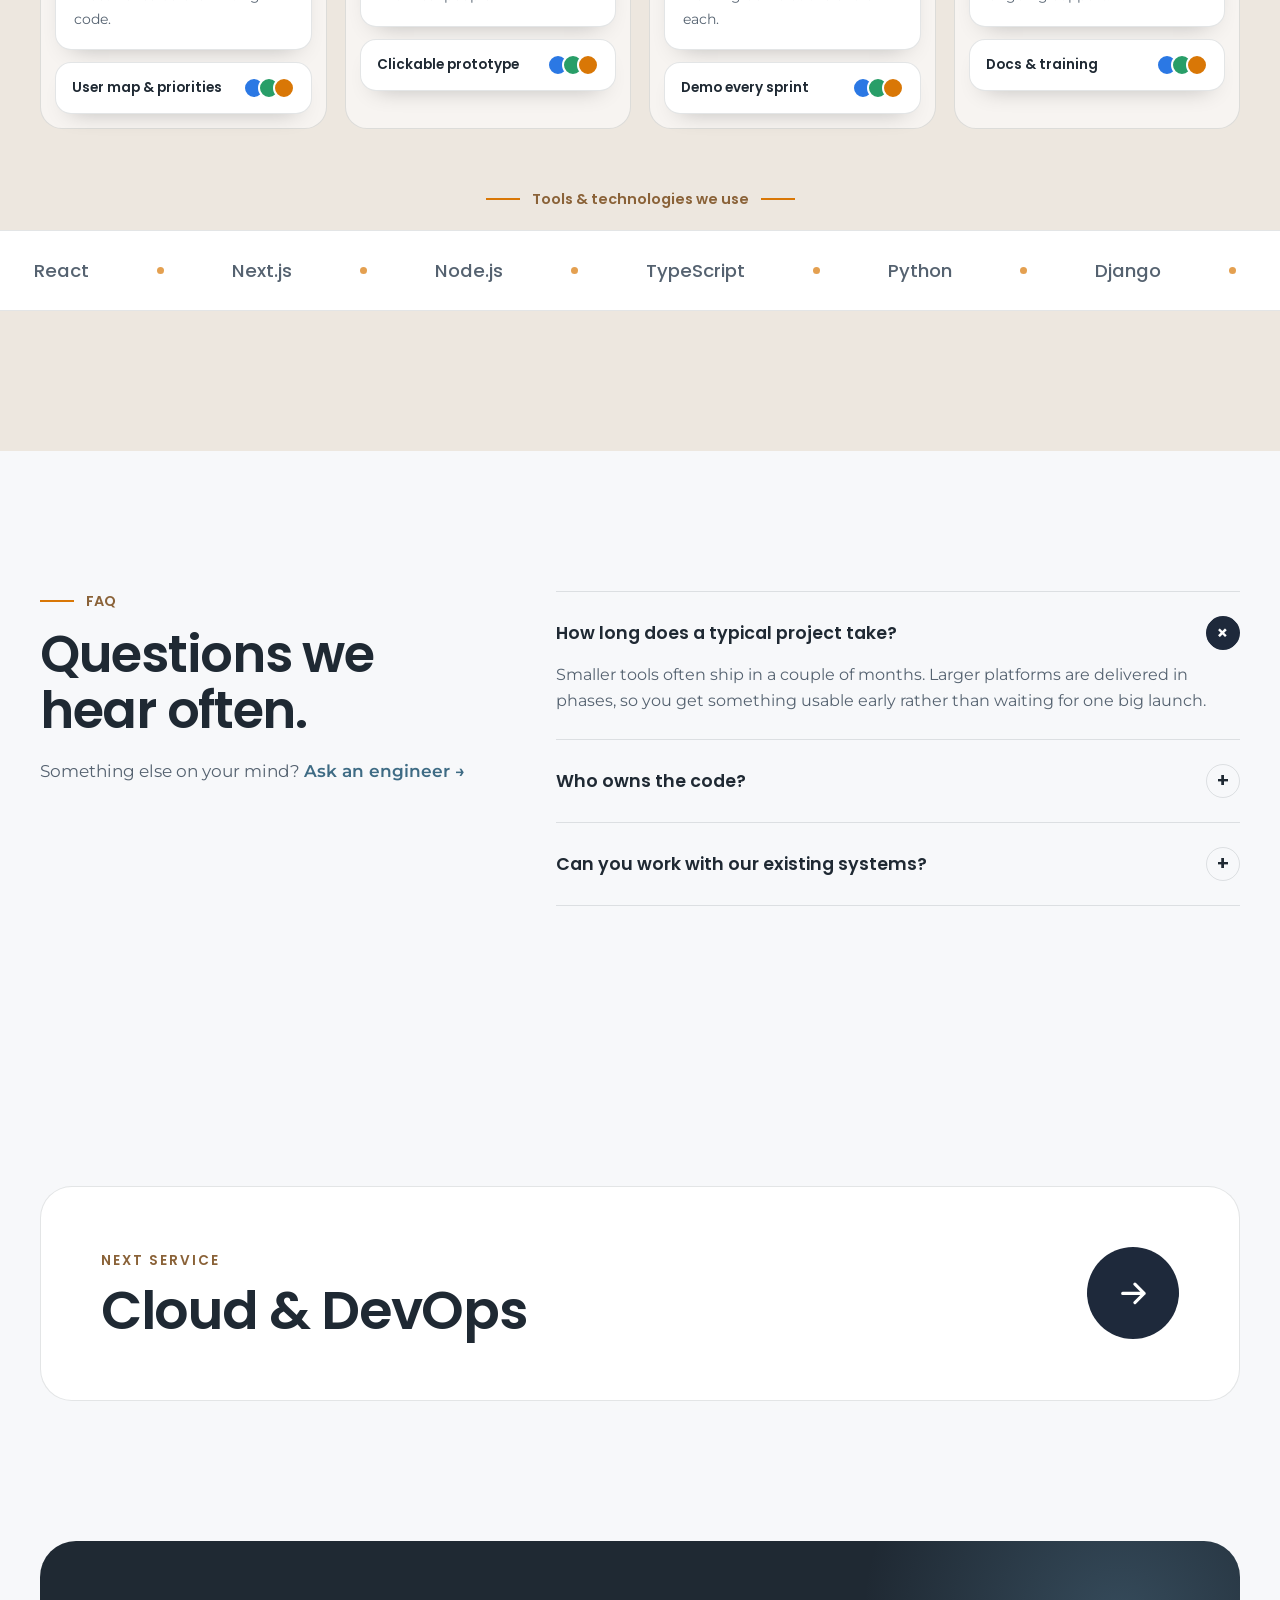
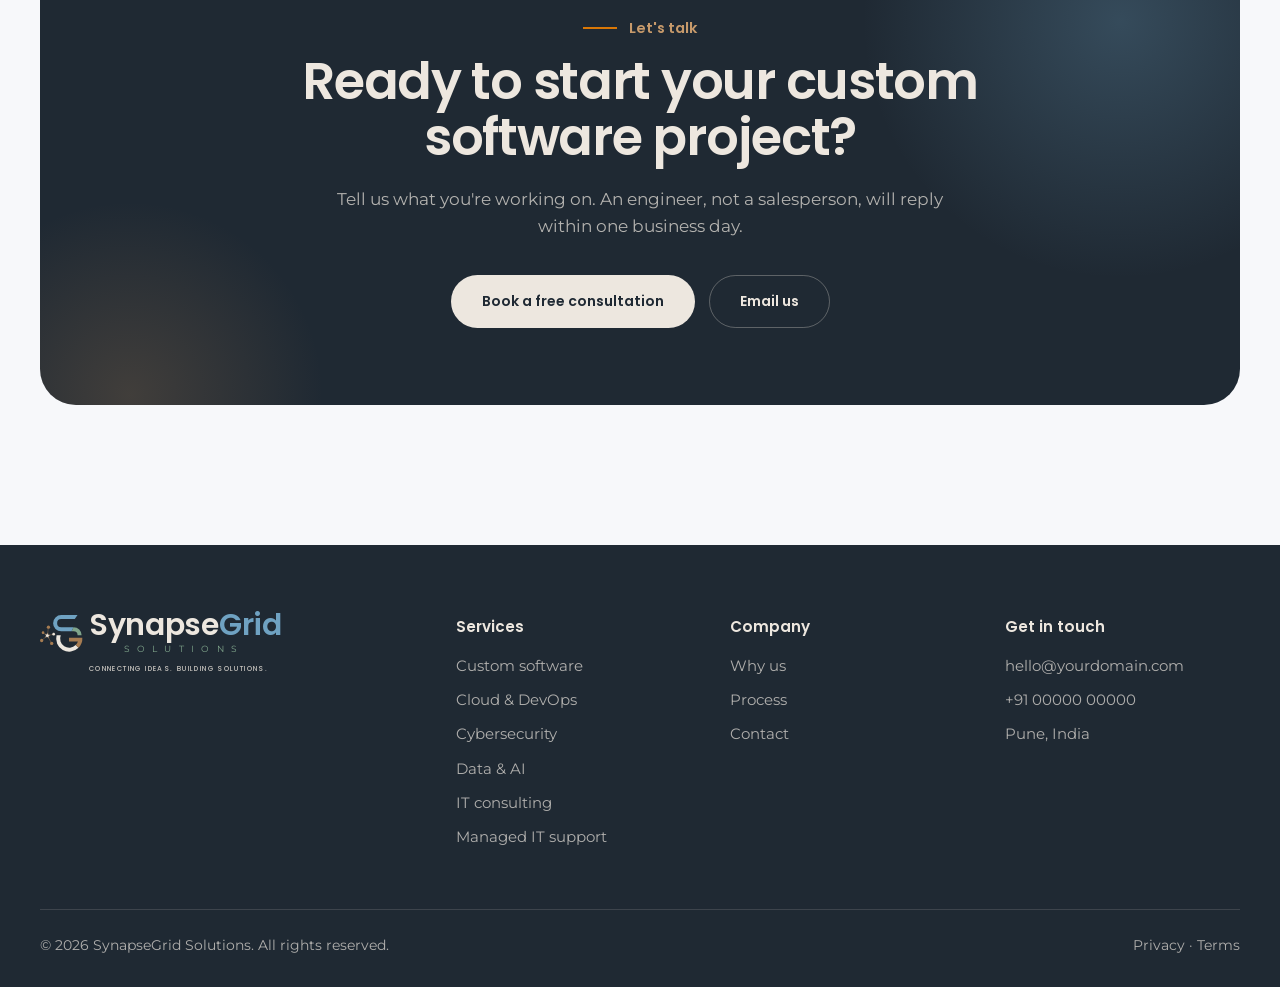
<file: services/custom-software/index.html>
<!DOCTYPE html>
<html lang="en" data-theme="light">

<head>
    <script async src="https://www.googletagmanager.com/gtag/js?id=G-V6ZFCNS4F2"></script>
    <script>
      window.dataLayer = window.dataLayer || [];
      function gtag(){dataLayer.push(arguments);}
      gtag('js', new Date());
      gtag('config', 'G-V6ZFCNS4F2');
    </script>
    <meta charset="utf-8">
    <meta name="viewport" content="width=device-width, initial-scale=1">
    <title>Custom software development — SynapseGrid Solutions</title>
    <meta name="description" content="Web platforms, mobile apps and internal tools engineered around your real workflows. Built clean, tested properly and designed to scale with you.">
    <link rel="icon" type="image/svg+xml" href="../../assets/synapsegrid-icon.svg">
    <script>try { if ('scrollRestoration' in history) history.scrollRestoration = 'manual'; window.scrollTo(0, 0); var t = localStorage.getItem('sg_theme'); if (t) document.documentElement.dataset.theme = t } catch (e) { }</script>
    <link rel="preconnect" href="https://fonts.googleapis.com">
    <link rel="preconnect" href="https://fonts.gstatic.com" crossorigin>
    <link
        href="https://fonts.googleapis.com/css2?family=Montserrat:wght@400;500;600&family=Poppins:wght@400;500;600;700&display=swap"
        rel="stylesheet">
    <noscript>
        <style>
            #curtain {
                display: none
            }
        </style>
    </noscript>
    <link rel="stylesheet" href="../shared/base.css">
    <link rel="stylesheet" href="page.css">
</head>

<body class="p-software" style="--a: var(--blue); --at: var(--bt);">
    <div id="curtain">
        <div class="ci" id="curtainIcon"><svg viewBox="0 0 24 24" class="" aria-hidden="true"><path d="M8 8l-4 4 4 4M16 8l4 4-4 4M14 5l-4 14"/></svg></div>
    </div>
    <div id="progress"></div>

    <nav id="nav">
        <div class="wrap">
            <a href="../../" class="lockup" id="brand" aria-label="SynapseGrid Solutions home">
                <svg viewBox="215 56 352 284" aria-hidden="true"><g transform="translate(194.89,38.04) scale(.4279)">
<defs><radialGradient id="hf1" gradientUnits="userSpaceOnUse" cx="182" cy="455" r="57"><stop offset="0" stop-color="#EDE7DF"/><stop offset=".28" stop-color="#EDE7DF"/><stop offset="1" stop-color="#A67C52"/></radialGradient></defs>
<g><line class="c-line" x1="182" y1="455" x2="203" y2="292"/><line class="c-line" x1="182" y1="455" x2="99" y2="397"/><line class="c-line" x1="182" y1="455" x2="304" y2="427"/><line class="c-line" x1="182" y1="455" x2="72" y2="549"/><line class="c-line" x1="182" y1="455" x2="266" y2="605"/></g>
<circle class="c-brown" cx="203" cy="292" r="32"/><circle class="c-brown" cx="99" cy="397" r="26"/><circle class="c-brown" cx="72" cy="549" r="32"/><circle class="c-brown" cx="266" cy="605" r="32"/><circle class="c-hub" cx="304" cy="427" r="26"/>
<path class="hubshape" d="M137.7,424.1 Q179.6,449.5 188.9,401.4 Q186.0,450.6 234.6,442.9 Q187.5,457.4 208.4,502.1 Q180.9,460.9 140.9,490.1 Q176.0,455.3 137.7,424.1 Z" fill="url(#hf1)" stroke="url(#hf1)" stroke-width="6" stroke-linejoin="round"/>
<g class="mono"><path class="c-blue" d="M765,56 H450 A157,157 0 0 0 450,370 H650 L688,292 H450 A79,79 0 0 1 450,134 H712 Z"/><path class="c-green" d="M688,292 A156,156 0 0 1 844,448 H766 A78,78 0 0 0 688,370 H650 Z"/><path class="c-dark" d="M360.2,448 A253,253 0 0 0 783.9,690.9 L729.5,636.5 A176,176 0 0 1 441,448 Z"/><path class="c-brown" d="M600,497 H857.6 A253,253 0 0 1 783.9,690.9 L729.5,636.5 A176,176 0 0 0 771.9,568 H600 Z"/></g>
</g></svg><span><span class="word">Synapse<b>Grid</b></span><span class="sub">SOLUTIONS</span></span>
            </a>
            <ul id="menu">
                <li><a href="../../#services" class="on">Services</a></li>
                <li><a href="../../#why">Why us</a></li>
                <li><a href="../../#process">Process</a></li>
                <li><a href="../../#contact">Contact</a></li>
            </ul>
            <div class="nav-r">
                <button class="theme" id="theme" type="button" aria-label="Switch light or dark theme">
                    <svg class="i-moon" viewBox="0 0 24 24">
                        <path d="M20 14.5A8 8 0 019.5 4 8 8 0 1020 14.5z" />
                    </svg>
                    <svg class="i-sun" viewBox="0 0 24 24">
                        <circle cx="12" cy="12" r="4" />
                        <path
                            d="M12 2v2M12 20v2M4.9 4.9l1.4 1.4M17.7 17.7l1.4 1.4M2 12h2M20 12h2M4.9 19.1l1.4-1.4M17.7 6.3l1.4-1.4" />
                    </svg>
                </button>
                <a href="../../?topic=Custom%20software#contact" class="btn btn-primary" id="navCta">Start a project</a>
                <button class="burger" id="burger" aria-expanded="false" aria-controls="menu">Menu</button>
            </div>
        </div>
    </nav>

    <main id="app">

<header class="hero" id="top"><div class="aurora"></div><div class="gridbg"></div>
  <div class="wrap in"><div class="split">
    <div><div class="crumb rise" style="--d:.1s"><a href="../../">Home</a><span>/</span><a href="../../#services">Services</a><span>/</span><b>Custom software</b></div><h1 class="h1"><span class="w" style="--i:0"><span>Software</span></span> <span class="w" style="--i:1"><span>shaped</span></span> <span class="w" style="--i:2"><span>around</span></span> <span class="w g" style="--i:3"><span>how</span></span> <span class="w g" style="--i:4"><span>you</span></span> <span class="w g" style="--i:5"><span>work.</span></span></h1><p class="sub rise" style="--d:.7s">Web platforms, mobile apps and internal tools engineered around your real workflows. Built clean, tested properly and designed to scale with you.</p><div class="actions rise" style="--d:.85s"><a href="../../?topic=Custom%20software#contact" class="btn btn-primary">Book a free consultation</a><a href="#included" class="btn btn-ghost">See what's included</a></div></div>
    <div class="ide rise" style="--d:.5s" aria-hidden="true">
      <div class="bar"><i></i><i></i><i></i><span>App.tsx · live preview</span></div>
      <pre id="code"></pre>
      <div class="prev">
        <div class="pi pv-nav"><span class="dot"></span><span class="ln" style="width:50px"></span><span style="flex:1"></span><span class="ln" style="width:24px"></span><span class="ln" style="width:24px"></span><span class="ln" style="width:24px"></span></div>
        <div class="pi pv-hero"><span class="ln" style="width:70%;height:10px;background:var(--text);opacity:.8"></span><span class="ln" style="width:50%"></span><span class="pv-btn"></span></div>
        <div class="pi pv-cards"><div><span class="ln" style="width:60%"></span><b>1,284</b></div><div><span class="ln" style="width:60%"></span><b>₹8.4L</b></div><div><span class="ln" style="width:60%"></span><b>97%</b></div></div>
        <div class="pi pv-chart"><i style="--h:35%"></i><i style="--h:55%"></i><i style="--h:42%"></i><i style="--h:70%"></i><i style="--h:60%"></i><i style="--h:85%"></i><i style="--h:74%"></i></div>
        <span class="badge">✓ Compiled in 1.2s</span>
      </div>
    </div>
  </div><div class="sstats rise" style="--d:1s" id="stats"><div class="st"><b data-n="2" data-d="0" data-p="" data-s=" wk">0 wk</b><span>Release cycles</span></div><div class="st"><b data-n="100" data-d="0" data-p="" data-s="%">0%</b><span>Code ownership is yours</span></div><div class="st"><b data-n="1" data-d="0" data-p="" data-s=" day">0 day</b><span>Reply to every enquiry</span></div><div class="st"><b>24/7</b><span>Post-launch monitoring</span></div></div></div>
</header>
<div class="switch"><div class="wrap"><small>ALL SERVICES</small><a href="../custom-software/" class="on" aria-current="page"><svg viewBox="0 0 24 24" class="" aria-hidden="true"><path d="M8 8l-4 4 4 4M16 8l4 4-4 4M14 5l-4 14"/></svg>Custom software</a><a href="../cloud-devops/" class="" ><svg viewBox="0 0 24 24" class="" aria-hidden="true"><path d="M7 18a4 4 0 010-8 5 5 0 019.6-1A4.5 4.5 0 0117 18z"/></svg>Cloud & DevOps</a><a href="../cybersecurity/" class="" ><svg viewBox="0 0 24 24" class="" aria-hidden="true"><path d="M12 3l8 3v6c0 5-3.5 8-8 9-4.5-1-8-4-8-9V6zM9 12l2 2 4-4"/></svg>Cybersecurity</a><a href="../data-ai/" class="" ><svg viewBox="0 0 24 24" class="" aria-hidden="true"><path d="M4 20V4M4 20h16M8 16v-5M13 16V8M18 16v-9"/></svg>Data & AI</a><a href="../it-consulting/" class="" ><svg viewBox="0 0 24 24" class="" aria-hidden="true"><path d="M3 12a9 9 0 1018 0 9 9 0 10-18 0M15.5 8.5l-2 5-5 2 2-5z"/></svg>IT consulting</a><a href="../managed-it-support/" class="" ><svg viewBox="0 0 24 24" class="" aria-hidden="true"><path d="M4 14v-2a8 8 0 0116 0v2M4 14h3v5H4zM17 14h3v5h-3z"/></svg>Managed IT support</a></div></div>
<section class="block" id="included"><div class="wrap">
  <div class="head rv"><div><div class="kicker">What we build</div><h2>One team for every surface your product lives on.</h2></div><p class="lead" style="margin:0">Web, mobile, internal tools and the APIs between them, designed and engineered together.</p></div>
  <div class="show rv" data-go="show">
    <div class="tabs" role="tablist"><button class="tab on" role="tab"><b><svg viewBox="0 0 24 24" class="" aria-hidden="true"><path d="M12 3l9 5-9 5-9-5zM3 13l9 5 9-5"/></svg>Web platforms</b><p>Portals, SaaS products and marketplaces that load fast and work for everyone.</p></button><button class="tab" role="tab"><b><svg viewBox="0 0 24 24" class="" aria-hidden="true"><path d="M8 2h8a2 2 0 012 2v16a2 2 0 01-2 2H8a2 2 0 01-2-2V4a2 2 0 012-2zM11 18h2"/></svg>Mobile apps</b><p>One codebase with a native feel on iOS and Android. Store releases handled for you.</p></button><button class="tab" role="tab"><b><svg viewBox="0 0 24 24" class="" aria-hidden="true"><path d="M3 4h18v12H3zM8 20h8M12 16v4"/></svg>Internal tools</b><p>Admin panels and approval flows that replace spreadsheet chaos.</p></button><button class="tab" role="tab"><b><svg viewBox="0 0 24 24" class="" aria-hidden="true"><path d="M9 2v6M15 2v6M6 8h12v3a6 6 0 01-12 0zM12 17v5"/></svg>APIs & integrations</b><p>Clean, documented APIs that connect your CRM, ERP and payments.</p></button></div>
    <div class="stage" aria-hidden="true"><div class="mock on"><div class="win m-br"><div class="bar"><i></i><i></i><i></i><span class="url">yourproduct.com</span></div><div class="mb">
        <div class="mb-hero"><span class="ln" style="width:60%;height:14px;background:var(--text);opacity:.8"></span><span class="ln" style="width:42%"></span><span class="pv-btn"></span></div>
        <div class="mb-grid"><div><i></i><span class="ln" style="width:70%"></span><span class="ln" style="width:40%"></span></div><div><i></i><span class="ln" style="width:70%"></span><span class="ln" style="width:40%"></span></div><div><i></i><span class="ln" style="width:70%"></span><span class="ln" style="width:40%"></span></div><div><i></i><span class="ln" style="width:70%"></span><span class="ln" style="width:40%"></span></div></div></div></div></div><div class="mock"><div class="m-ph"><div class="ph-top"><span>Orders</span><span class="dot"></span></div>
        <div class="ph-row"><i></i><div><span class="ln" style="width:80%"></span><span class="ln" style="width:50%"></span></div><em>₹1,240</em></div><div class="ph-row"><i></i><div><span class="ln" style="width:80%"></span><span class="ln" style="width:50%"></span></div><em>₹860</em></div><div class="ph-row"><i></i><div><span class="ln" style="width:80%"></span><span class="ln" style="width:50%"></span></div><em>₹2,315</em></div><div class="ph-row"><i></i><div><span class="ln" style="width:80%"></span><span class="ln" style="width:50%"></span></div><em>₹540</em></div><div class="ph-row"><i></i><div><span class="ln" style="width:80%"></span><span class="ln" style="width:50%"></span></div><em>₹1,080</em></div>
        <div class="ph-tab"><i></i><i></i><i></i><i></i></div></div></div><div class="mock"><div class="win m-tl"><div class="tl-side"><span class="ln"></span><span class="ln"></span><span class="ln"></span><span class="ln"></span><span class="ln"></span><span class="ln"></span></div><div class="tl-main"><div class="tl-head"><span>Approvals</span><span class="pv-btn"></span></div>
        <div class="tl-row"><span class="ln" style="width:30%"></span><span class="ln" style="width:16%"></span><em class="tag" style="--c:var(--green);--ct:var(--gt)">Approved</em></div><div class="tl-row"><span class="ln" style="width:35%"></span><span class="ln" style="width:16%"></span><em class="tag" style="--c:var(--brown);--ct:var(--rt)">Pending</em></div><div class="tl-row"><span class="ln" style="width:40%"></span><span class="ln" style="width:16%"></span><em class="tag" style="--c:var(--blue);--ct:var(--bt)">Review</em></div><div class="tl-row"><span class="ln" style="width:45%"></span><span class="ln" style="width:16%"></span><em class="tag" style="--c:var(--green);--ct:var(--gt)">Approved</em></div><div class="tl-row"><span class="ln" style="width:50%"></span><span class="ln" style="width:16%"></span><em class="tag" style="--c:var(--brown);--ct:var(--rt)">Pending</em></div></div></div></div><div class="mock"><div class="m-api"><div class="api-req"><b>GET</b> /api/v1/orders?status=open <em>200 OK · 84 ms</em></div><pre>{
  <span class="k">"data"</span>: [
    { <span class="k">"id"</span>: "ord_1284", <span class="k">"total"</span>: 1240, <span class="k">"status"</span>: "paid" },
    { <span class="k">"id"</span>: "ord_1285", <span class="k">"total"</span>: 860, <span class="k">"status"</span>: "packed" }
  ],
  <span class="k">"next"</span>: "/api/v1/orders?page=2"
}</pre></div></div></div>
  </div>
</div></section>
<section class="block alt"><div class="wrap"><div class="head rv"><div><div class="kicker">Capabilities</div><h2>Everything you need, from one connected team.</h2></div><p class="lead" style="margin:0">Pick one capability or combine them. Either way, the same engineers plan, build and support it.</p></div><div class="bento"><article class="card rv"><span class="num" aria-hidden="true">01</span><div class="ico"><svg viewBox="0 0 24 24" class="" aria-hidden="true"><path d="M12 3l9 5-9 5-9-5zM3 13l9 5 9-5"/></svg></div><h3>Web platforms</h3><p>Customer portals, SaaS products and marketplaces with fast, accessible front ends.</p></article><article class="card rv"><span class="num" aria-hidden="true">02</span><div class="ico"><svg viewBox="0 0 24 24" class="" aria-hidden="true"><path d="M8 2h8a2 2 0 012 2v16a2 2 0 01-2 2H8a2 2 0 01-2-2V4a2 2 0 012-2zM11 18h2"/></svg></div><h3>Mobile apps</h3><p>iOS and Android apps from one codebase, published and maintained for you.</p></article><article class="card rv"><span class="num" aria-hidden="true">03</span><div class="ico"><svg viewBox="0 0 24 24" class="" aria-hidden="true"><path d="M9 2v6M15 2v6M6 8h12v3a6 6 0 01-12 0zM12 17v5"/></svg></div><h3>APIs & integrations</h3><p>Connect your CRM, ERP, payments and the tools your team already relies on.</p></article><article class="card rv"><span class="num" aria-hidden="true">04</span><div class="ico"><svg viewBox="0 0 24 24" class="" aria-hidden="true"><path d="M21 12a9 9 0 11-3-6.7M21 4v5h-5"/></svg></div><h3>Legacy modernisation</h3><p>Move ageing systems to modern stacks in safe steps, without stopping the business.</p></article><article class="card rv"><span class="num" aria-hidden="true">05</span><div class="ico"><svg viewBox="0 0 24 24" class="" aria-hidden="true"><path d="M3 4h18v12H3zM8 20h8M12 16v4"/></svg></div><h3>Internal tools</h3><p>Admin panels, workflows and dashboards that replace spreadsheet chaos.</p></article><article class="card rv"><span class="num" aria-hidden="true">06</span><div class="ico"><svg viewBox="0 0 24 24" class="" aria-hidden="true"><path d="M5 12l4 4L19 7"/></svg></div><h3>QA & automated testing</h3><p>Automated test suites so every release ships with confidence.</p></article></div></div></section>
<section class="block"><div class="wrap"><div class="dark-panel rv" data-go="term">
  <div><div class="kicker">What you get</div><h2>Results you can see, not just promises.</h2><p class="lead">Every engagement ends with clear, tangible deliverables.</p><ul class="outs"><li style="--k:0"><svg viewBox="0 0 24 24" class="" aria-hidden="true"><path d="M5 12l4 4L19 7"/></svg><span>Full source code and documentation handed over</span></li><li style="--k:1"><svg viewBox="0 0 24 24" class="" aria-hidden="true"><path d="M5 12l4 4L19 7"/></svg><span>Automated tests running on every release</span></li><li style="--k:2"><svg viewBox="0 0 24 24" class="" aria-hidden="true"><path d="M5 12l4 4L19 7"/></svg><span>A staging environment you can click through anytime</span></li><li style="--k:3"><svg viewBox="0 0 24 24" class="" aria-hidden="true"><path d="M5 12l4 4L19 7"/></svg><span>A clear support plan after go-live</span></li></ul></div>
  <div class="term" aria-hidden="true"><div class="bar"><i></i><i></i><i></i><span>synapsegrid ~ software</span></div><pre id="tout"><span class="caret"></span></pre></div>
</div></div></section>
<section class="block alt"><div class="wrap">
  <div class="head rv"><div><div class="kicker">How we deliver</div><h2>Run like a sprint board, not a black box.</h2></div><p class="lead" style="margin:0">You see every stage, every ticket and every demo as it happens.</p></div>
  <div class="kb rv"><div class="col"><header>Discovery workshop<em>1</em></header>
    <div class="tk" style="--k:0"><span class="tag">STEP 01</span><div class="ico"><svg viewBox="0 0 24 24" class="" aria-hidden="true"><path d="M5 11a6 6 0 1012 0 6 6 0 10-12 0M20 20l-4.5-4.5"/></svg></div><h3>Discovery workshop</h3><p>We map users, workflows and must-haves before writing code.</p></div>
    <div class="tk sm" style="--k:1"><span>User map & priorities</span><span class="av"><i style="--x:var(--blue)"></i><i style="--x:var(--green)"></i><i style="--x:var(--brown)"></i></span></div></div><div class="col"><header>Prototype & UX<em>2</em></header>
    <div class="tk" style="--k:2"><span class="tag">STEP 02</span><div class="ico"><svg viewBox="0 0 24 24" class="" aria-hidden="true"><path d="M12 20h9M16.5 3.5a2.1 2.1 0 013 3L7 19l-4 1 1-4z"/></svg></div><h3>Prototype & UX</h3><p>Clickable designs you can test with real people.</p></div>
    <div class="tk sm" style="--k:3"><span>Clickable prototype</span><span class="av"><i style="--x:var(--blue)"></i><i style="--x:var(--green)"></i><i style="--x:var(--brown)"></i></span></div></div><div class="col"><header>Agile build<em>3</em></header>
    <div class="tk" style="--k:4"><span class="tag">STEP 03</span><div class="ico"><svg viewBox="0 0 24 24" class="" aria-hidden="true"><path d="M8 8l-4 4 4 4M16 8l4 4-4 4M14 5l-4 14"/></svg></div><h3>Agile build</h3><p>Two-week sprints with a working demo at the end of each.</p></div>
    <div class="tk sm" style="--k:5"><span>Demo every sprint</span><span class="av"><i style="--x:var(--blue)"></i><i style="--x:var(--green)"></i><i style="--x:var(--brown)"></i></span></div></div><div class="col"><header>Launch & handover<em>4</em></header>
    <div class="tk" style="--k:6"><span class="tag">STEP 04</span><div class="ico"><svg viewBox="0 0 24 24" class="" aria-hidden="true"><path d="M5 15c-1.5 1.5-2 5-2 5s3.5-.5 5-2M9 15l-3-3c2-6 7-9 13-9 0 6-3 11-9 13zM15 9h.01"/></svg></div><h3>Launch & handover</h3><p>Go-live, training, docs and ongoing support.</p></div>
    <div class="tk sm" style="--k:7"><span>Docs & training</span><span class="av"><i style="--x:var(--blue)"></i><i style="--x:var(--green)"></i><i style="--x:var(--brown)"></i></span></div></div></div>
</div><div class="stack rv"><div class="kicker">Tools &amp; technologies we use</div><div class="marquee"><div class="track"><span>React</span><span>Next.js</span><span>Node.js</span><span>TypeScript</span><span>Python</span><span>Django</span><span>Flutter</span><span>React Native</span><span>PostgreSQL</span><span>GraphQL</span><span>React</span><span>Next.js</span><span>Node.js</span><span>TypeScript</span><span>Python</span><span>Django</span><span>Flutter</span><span>React Native</span><span>PostgreSQL</span><span>GraphQL</span></div></div></div></section>
<section class="block"><div class="wrap faq">
      <div class="rv"><div class="kicker">FAQ</div><h2>Questions we hear often.</h2><p class="lead">Something else on your mind? <a href="../../?topic=Custom%20software#contact" style="color:var(--at);font-weight:600">Ask an engineer →</a></p></div>
      <div class="rv"><details open><summary>How long does a typical project take?<i aria-hidden="true"></i></summary><p>Smaller tools often ship in a couple of months. Larger platforms are delivered in phases, so you get something usable early rather than waiting for one big launch.</p></details><details><summary>Who owns the code?<i aria-hidden="true"></i></summary><p>You do. Source code, documentation and all account access are handed over to you.</p></details><details><summary>Can you work with our existing systems?<i aria-hidden="true"></i></summary><p>Yes. Most projects involve integrating with tools you already use, and we plan for that from day one.</p></details></div></div></section><section class="block" style="padding-bottom:0"><div class="wrap"><a class="next rv" href="../cloud-devops/"><div><small>NEXT SERVICE</small><h3>Cloud & DevOps</h3></div><span class="arr"><svg viewBox="0 0 24 24" class="" aria-hidden="true"><path d="M5 12h14M13 6l6 6-6 6"/></svg></span></a></div></section><section class="block"><div class="wrap"><div class="dark-panel cta rv"><div>
      <div class="kicker" style="justify-content:center">Let's talk</div><h2>Ready to start your custom software project?</h2>
      <p class="lead">Tell us what you're working on. An engineer, not a salesperson, will reply within one business day.</p>
      <div class="actions"><a href="../../?topic=Custom%20software#contact" class="btn" style="background:#EDE7DF;color:#1F2933">Book a free consultation</a>
      <a href="mailto:synapsegridsolutions@gmail.com?subject=Custom%20software%20development%20enquiry" class="btn" style="border-color:rgba(237,231,223,.3);color:#EDE7DF">Email us</a></div></div></div></div></section>
    </main>

    <footer>
        <div class="wrap">
            <div class="fgrid">
                <div>
                    <div class="lockup" id="flogo">
                        <svg viewBox="215 56 352 284" aria-hidden="true"><g transform="translate(194.89,38.04) scale(.4279)">
<defs><radialGradient id="hf2" gradientUnits="userSpaceOnUse" cx="182" cy="455" r="57"><stop offset="0" stop-color="#EDE7DF"/><stop offset=".28" stop-color="#EDE7DF"/><stop offset="1" stop-color="#A67C52"/></radialGradient></defs>
<g><line class="c-line" x1="182" y1="455" x2="203" y2="292"/><line class="c-line" x1="182" y1="455" x2="99" y2="397"/><line class="c-line" x1="182" y1="455" x2="304" y2="427"/><line class="c-line" x1="182" y1="455" x2="72" y2="549"/><line class="c-line" x1="182" y1="455" x2="266" y2="605"/></g>
<circle class="c-brown" cx="203" cy="292" r="32"/><circle class="c-brown" cx="99" cy="397" r="26"/><circle class="c-brown" cx="72" cy="549" r="32"/><circle class="c-brown" cx="266" cy="605" r="32"/><circle class="c-hub" cx="304" cy="427" r="26"/>
<path class="hubshape" d="M137.7,424.1 Q179.6,449.5 188.9,401.4 Q186.0,450.6 234.6,442.9 Q187.5,457.4 208.4,502.1 Q180.9,460.9 140.9,490.1 Q176.0,455.3 137.7,424.1 Z" fill="url(#hf2)" stroke="url(#hf2)" stroke-width="6" stroke-linejoin="round"/>
<g class="mono"><path class="c-blue" d="M765,56 H450 A157,157 0 0 0 450,370 H650 L688,292 H450 A79,79 0 0 1 450,134 H712 Z"/><path class="c-green" d="M688,292 A156,156 0 0 1 844,448 H766 A78,78 0 0 0 688,370 H650 Z"/><path class="c-dark" d="M360.2,448 A253,253 0 0 0 783.9,690.9 L729.5,636.5 A176,176 0 0 1 441,448 Z"/><path class="c-brown" d="M600,497 H857.6 A253,253 0 0 1 783.9,690.9 L729.5,636.5 A176,176 0 0 0 771.9,568 H600 Z"/></g>
</g></svg><span><span class="word">Synapse<b>Grid</b></span><span class="sub">SOLUTIONS</span></span>
                    </div>
                    <p>Connecting ideas. Building solutions.</p>
                </div>
                <div>
                    <h5>Services</h5>
                    <ul id="fserv">
                        <li><a href="../custom-software/">Custom software</a></li>
                        <li><a href="../cloud-devops/">Cloud & DevOps</a></li>
                        <li><a href="../cybersecurity/">Cybersecurity</a></li>
                        <li><a href="../data-ai/">Data & AI</a></li>
                        <li><a href="../it-consulting/">IT consulting</a></li>
                        <li><a href="../managed-it-support/">Managed IT support</a></li>
                    </ul>
                </div>
                <div>
                    <h5>Company</h5>
                    <ul>
                        <li><a href="../../#why">Why us</a></li>
                        <li><a href="../../#process">Process</a></li>
                        <li><a href="../../#contact">Contact</a></li>
                    </ul>
                </div>
                <div>
                    <h5>Get in touch</h5>
                    <ul>
                        <li>hello@yourdomain.com</li>
                        <li>+91 00000 00000</li>
                        <li>Pune, India</li>
                    </ul>
                </div>
            </div>
            <div class="legal"><span>© <span id="yr"></span> SynapseGrid Solutions. All rights
                    reserved.</span><span>Privacy · Terms</span></div>
        </div>
    </footer>

    <script src="../shared/services.js"></script>
    <script src="../shared/shell.js" defer></script>
    <script src="page.js" defer></script>
</body>

</html>
</file>
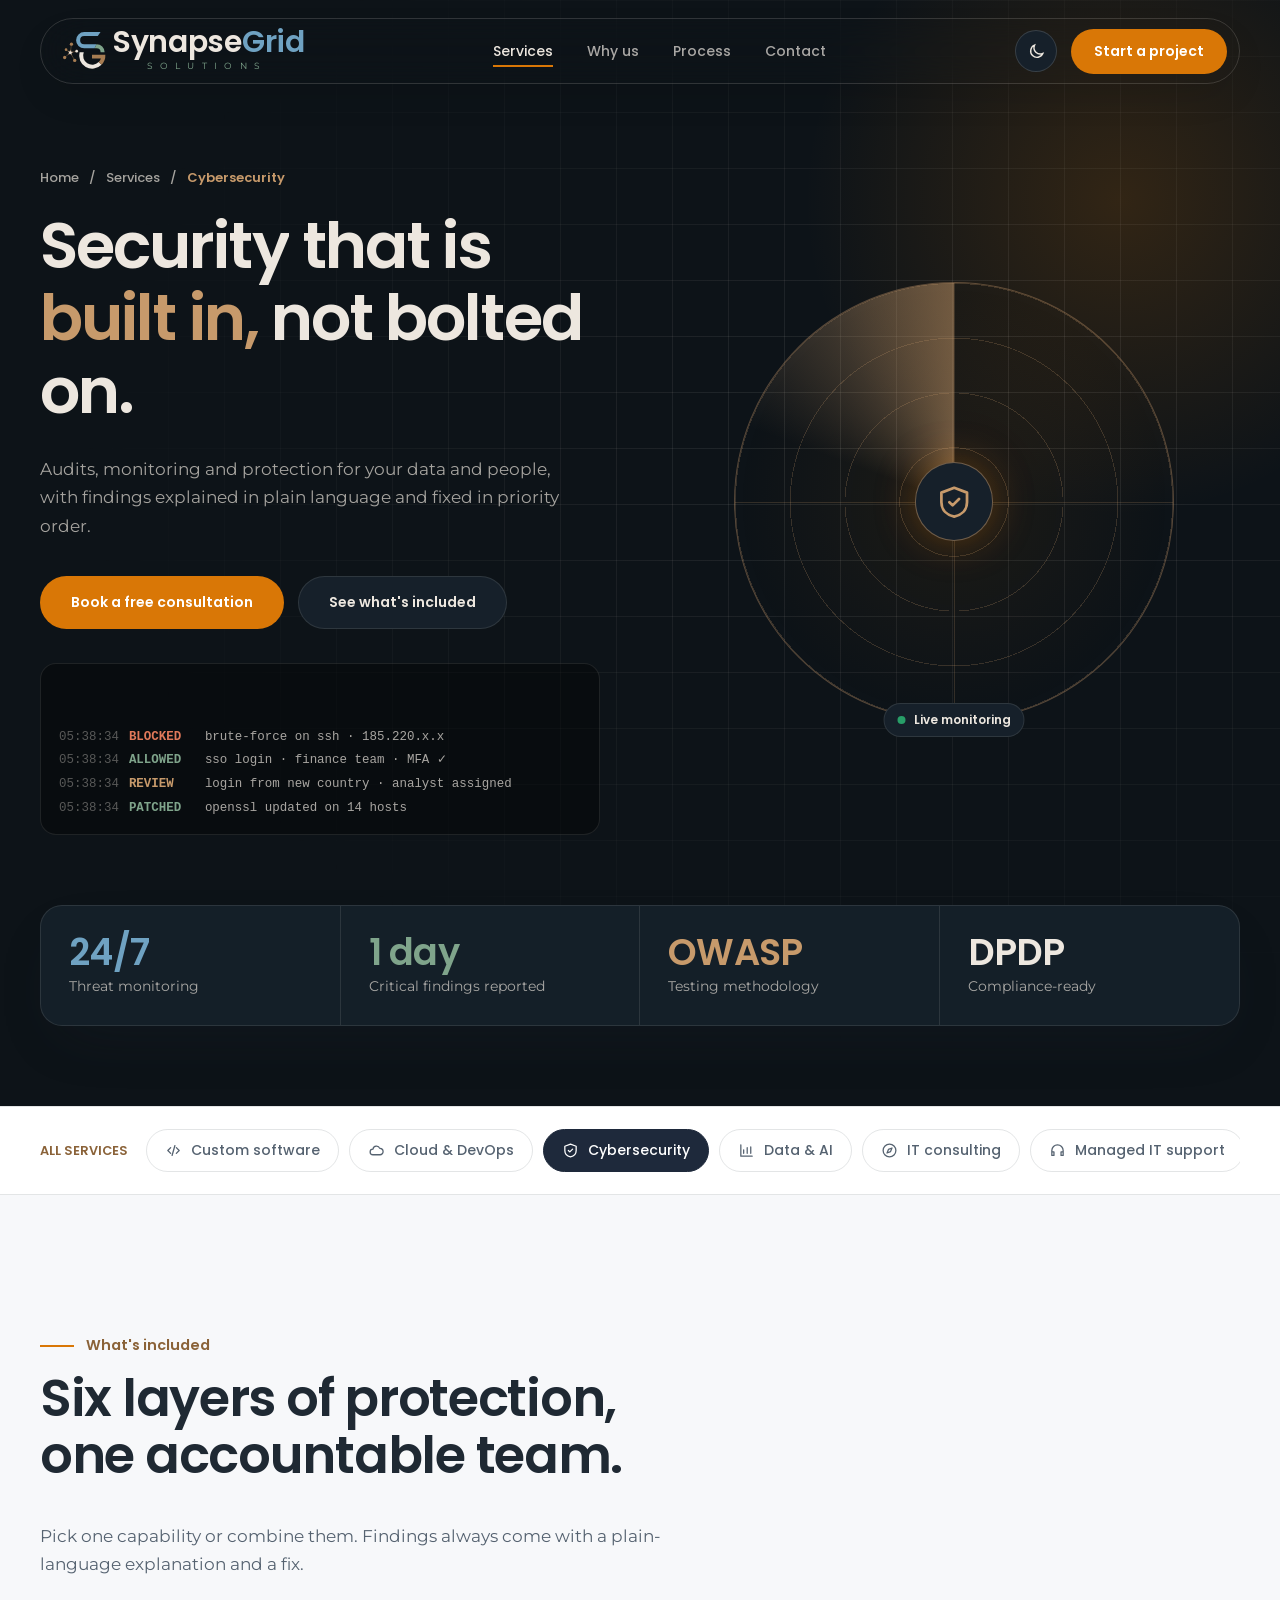
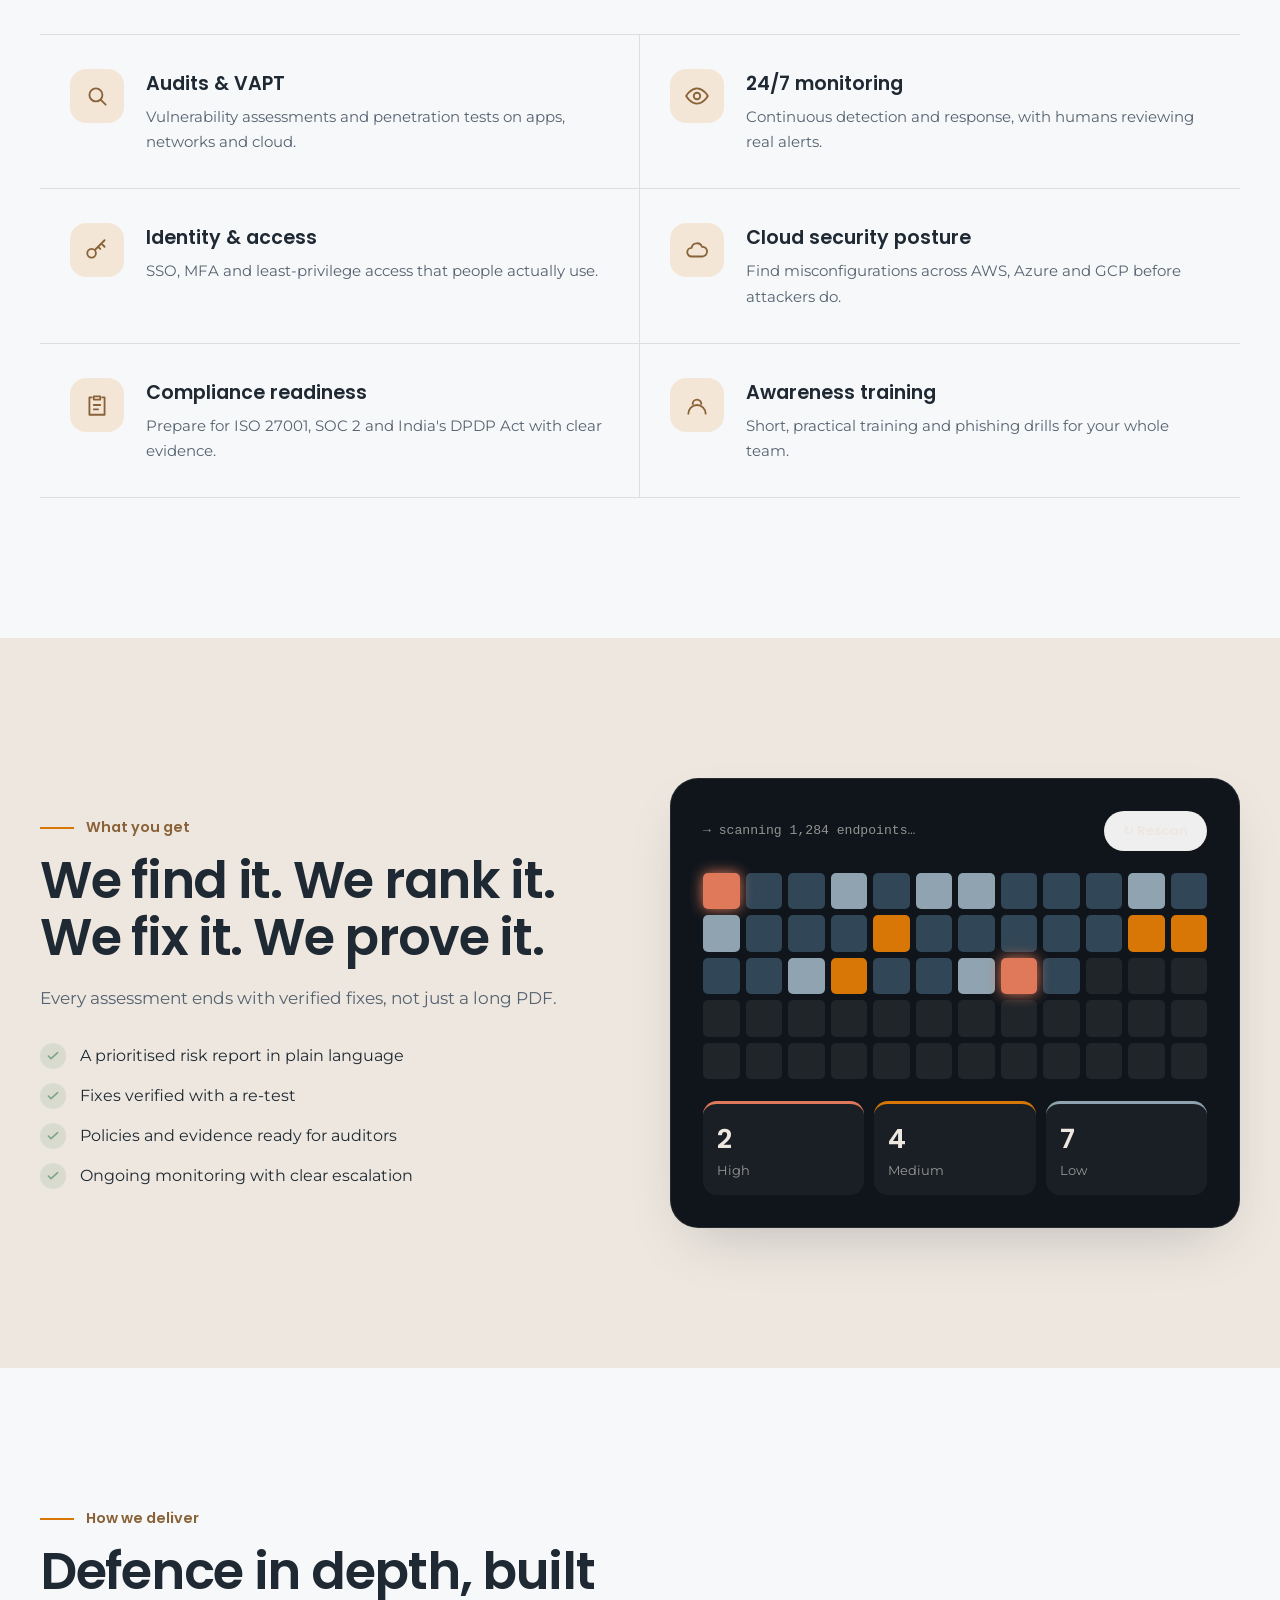
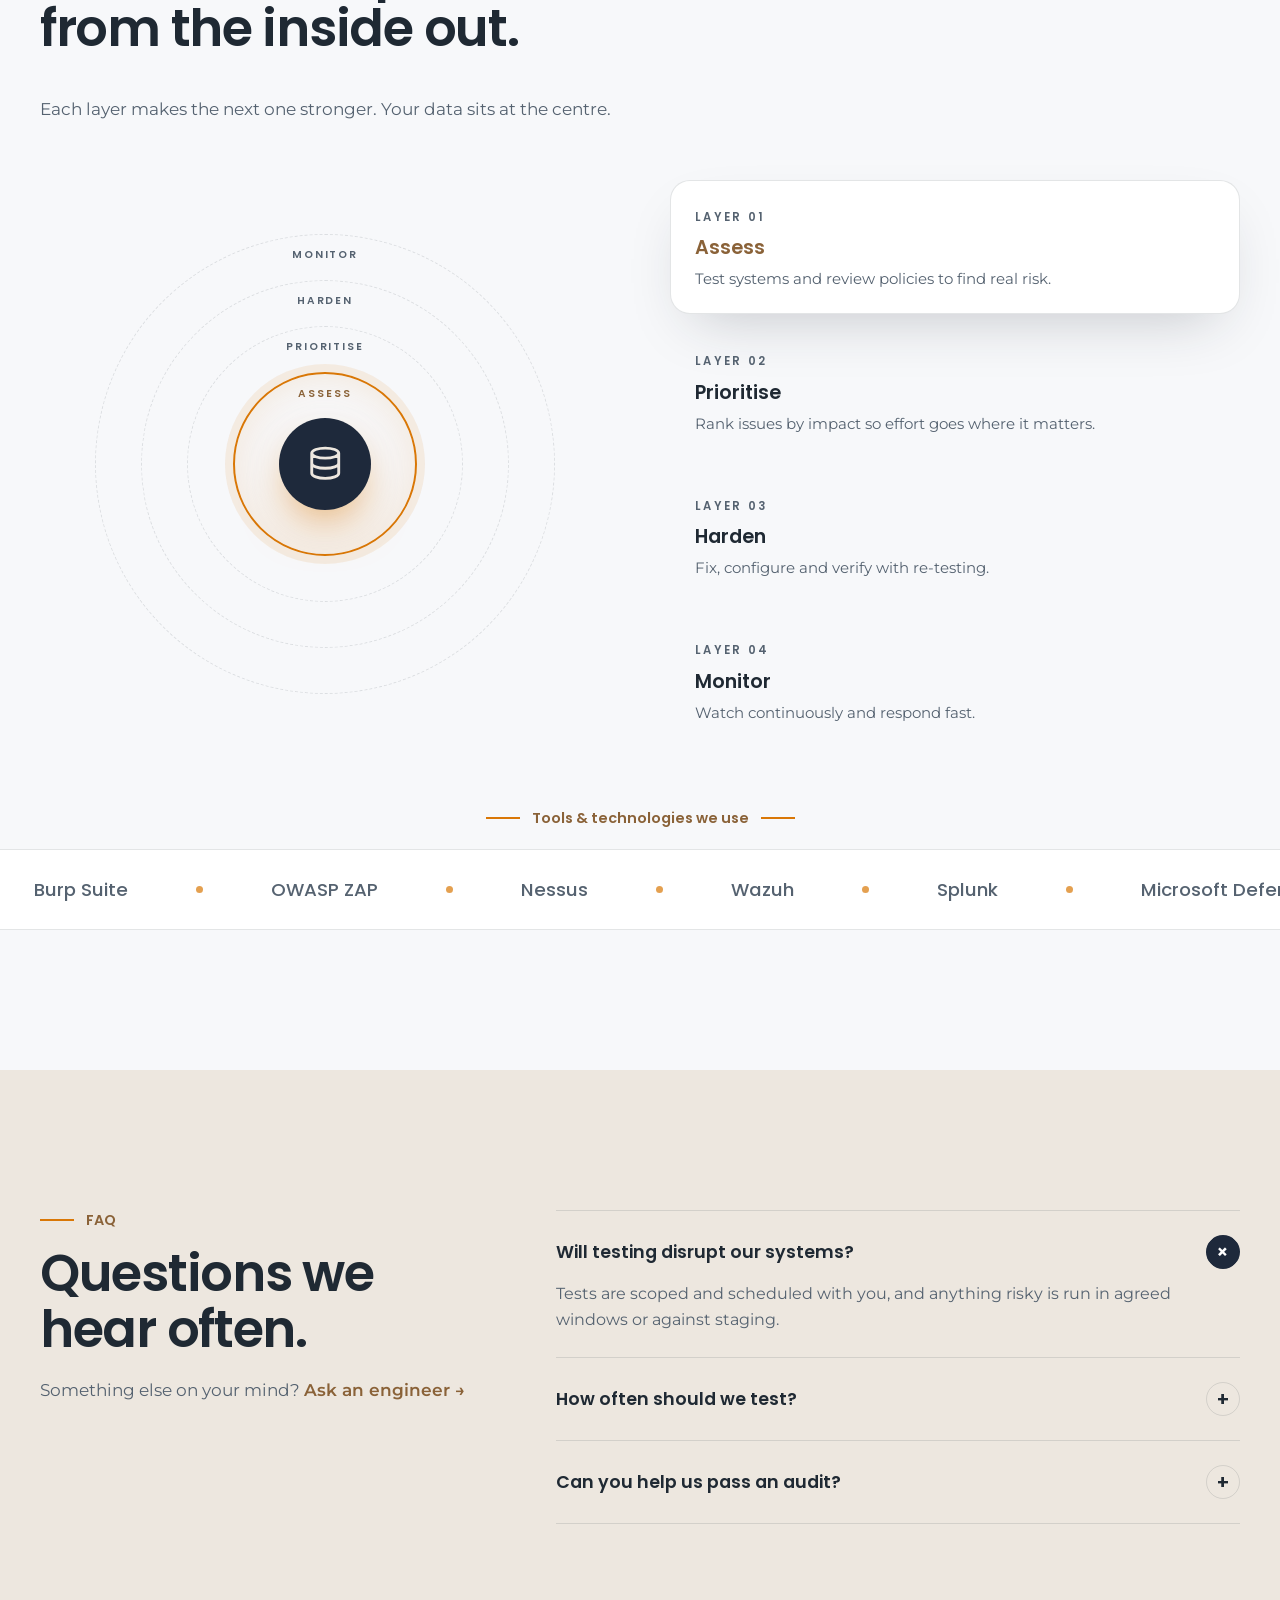
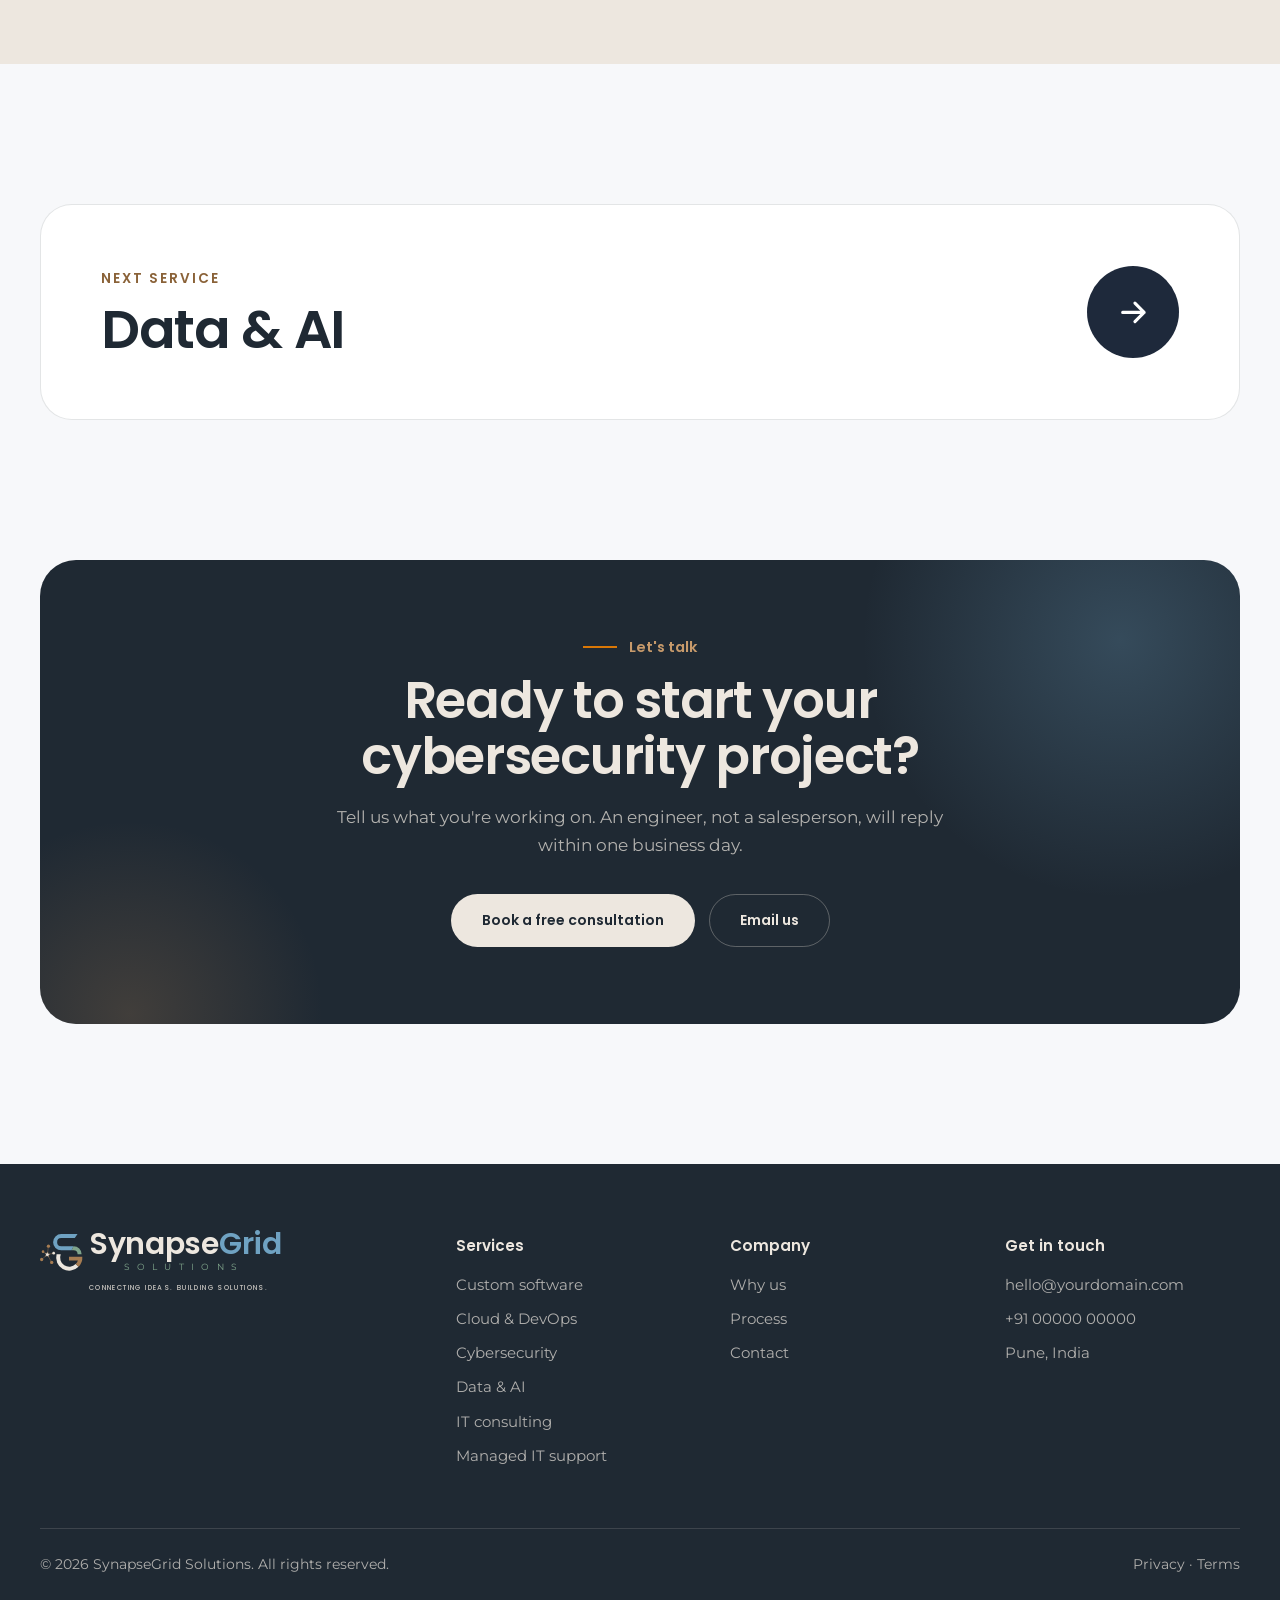
<file: services/cybersecurity/index.html>
<!DOCTYPE html>
<html lang="en" data-theme="light">

<head>
    <script async src="https://www.googletagmanager.com/gtag/js?id=G-V6ZFCNS4F2"></script>
    <script>
      window.dataLayer = window.dataLayer || [];
      function gtag(){dataLayer.push(arguments);}
      gtag('js', new Date());
      gtag('config', 'G-V6ZFCNS4F2');
    </script>
    <meta charset="utf-8">
    <meta name="viewport" content="width=device-width, initial-scale=1">
    <title>Cybersecurity — SynapseGrid Solutions</title>
    <meta name="description" content="Audits, monitoring and protection for your data and people, with findings explained in plain language and fixed in priority order.">
    <link rel="icon" type="image/svg+xml" href="../../assets/synapsegrid-icon.svg">
    <script>try { if ('scrollRestoration' in history) history.scrollRestoration = 'manual'; window.scrollTo(0, 0); var t = localStorage.getItem('sg_theme'); if (t) document.documentElement.dataset.theme = t } catch (e) { }</script>
    <link rel="preconnect" href="https://fonts.googleapis.com">
    <link rel="preconnect" href="https://fonts.gstatic.com" crossorigin>
    <link
        href="https://fonts.googleapis.com/css2?family=Montserrat:wght@400;500;600&family=Poppins:wght@400;500;600;700&display=swap"
        rel="stylesheet">
    <noscript>
        <style>
            #curtain {
                display: none
            }
        </style>
    </noscript>
    <link rel="stylesheet" href="../shared/base.css">
    <link rel="stylesheet" href="page.css">
</head>

<body class="p-security p-dark" style="--a: var(--brown); --at: var(--rt);">
    <div id="curtain">
        <div class="ci" id="curtainIcon"><svg viewBox="0 0 24 24" class="" aria-hidden="true"><path d="M12 3l8 3v6c0 5-3.5 8-8 9-4.5-1-8-4-8-9V6zM9 12l2 2 4-4"/></svg></div>
    </div>
    <div id="progress"></div>

    <nav id="nav">
        <div class="wrap">
            <a href="../../" class="lockup" id="brand" aria-label="SynapseGrid Solutions home">
                <svg viewBox="215 56 352 284" aria-hidden="true"><g transform="translate(194.89,38.04) scale(.4279)">
<defs><radialGradient id="hf1" gradientUnits="userSpaceOnUse" cx="182" cy="455" r="57"><stop offset="0" stop-color="#EDE7DF"/><stop offset=".28" stop-color="#EDE7DF"/><stop offset="1" stop-color="#A67C52"/></radialGradient></defs>
<g><line class="c-line" x1="182" y1="455" x2="203" y2="292"/><line class="c-line" x1="182" y1="455" x2="99" y2="397"/><line class="c-line" x1="182" y1="455" x2="304" y2="427"/><line class="c-line" x1="182" y1="455" x2="72" y2="549"/><line class="c-line" x1="182" y1="455" x2="266" y2="605"/></g>
<circle class="c-brown" cx="203" cy="292" r="32"/><circle class="c-brown" cx="99" cy="397" r="26"/><circle class="c-brown" cx="72" cy="549" r="32"/><circle class="c-brown" cx="266" cy="605" r="32"/><circle class="c-hub" cx="304" cy="427" r="26"/>
<path class="hubshape" d="M137.7,424.1 Q179.6,449.5 188.9,401.4 Q186.0,450.6 234.6,442.9 Q187.5,457.4 208.4,502.1 Q180.9,460.9 140.9,490.1 Q176.0,455.3 137.7,424.1 Z" fill="url(#hf1)" stroke="url(#hf1)" stroke-width="6" stroke-linejoin="round"/>
<g class="mono"><path class="c-blue" d="M765,56 H450 A157,157 0 0 0 450,370 H650 L688,292 H450 A79,79 0 0 1 450,134 H712 Z"/><path class="c-green" d="M688,292 A156,156 0 0 1 844,448 H766 A78,78 0 0 0 688,370 H650 Z"/><path class="c-dark" d="M360.2,448 A253,253 0 0 0 783.9,690.9 L729.5,636.5 A176,176 0 0 1 441,448 Z"/><path class="c-brown" d="M600,497 H857.6 A253,253 0 0 1 783.9,690.9 L729.5,636.5 A176,176 0 0 0 771.9,568 H600 Z"/></g>
</g></svg><span><span class="word">Synapse<b>Grid</b></span><span class="sub">SOLUTIONS</span></span>
            </a>
            <ul id="menu">
                <li><a href="../../#services" class="on">Services</a></li>
                <li><a href="../../#why">Why us</a></li>
                <li><a href="../../#process">Process</a></li>
                <li><a href="../../#contact">Contact</a></li>
            </ul>
            <div class="nav-r">
                <button class="theme" id="theme" type="button" aria-label="Switch light or dark theme">
                    <svg class="i-moon" viewBox="0 0 24 24">
                        <path d="M20 14.5A8 8 0 019.5 4 8 8 0 1020 14.5z" />
                    </svg>
                    <svg class="i-sun" viewBox="0 0 24 24">
                        <circle cx="12" cy="12" r="4" />
                        <path
                            d="M12 2v2M12 20v2M4.9 4.9l1.4 1.4M17.7 17.7l1.4 1.4M2 12h2M20 12h2M4.9 19.1l1.4-1.4M17.7 6.3l1.4-1.4" />
                    </svg>
                </button>
                <a href="../../?topic=Cybersecurity#contact" class="btn btn-primary" id="navCta">Start a project</a>
                <button class="burger" id="burger" aria-expanded="false" aria-controls="menu">Menu</button>
            </div>
        </div>
    </nav>

    <main id="app">

<header class="hero dk" id="top"><div class="gridbg"></div>
  <div class="wrap in"><div class="split">
    <div><div class="crumb rise" style="--d:.1s"><a href="../../">Home</a><span>/</span><a href="../../#services">Services</a><span>/</span><b>Cybersecurity</b></div><h1 class="h1"><span class="w" style="--i:0"><span>Security</span></span> <span class="w" style="--i:1"><span>that</span></span> <span class="w" style="--i:2"><span>is</span></span> <span class="w g" style="--i:3"><span>built</span></span> <span class="w g" style="--i:4"><span>in,</span></span> <span class="w" style="--i:5"><span>not</span></span> <span class="w" style="--i:6"><span>bolted</span></span> <span class="w" style="--i:7"><span>on.</span></span></h1><p class="sub rise" style="--d:.7s">Audits, monitoring and protection for your data and people, with findings explained in plain language and fixed in priority order.</p><div class="actions rise" style="--d:.85s"><a href="../../?topic=Cybersecurity#contact" class="btn btn-primary">Book a free consultation</a><a href="#included" class="btn btn-ghost">See what's included</a></div><div class="feed rise" style="--d:1s" id="feed" aria-hidden="true"></div></div>
    <div class="radar rise" style="--d:.5s" aria-hidden="true">
      <div class="sweep"></div>
      <i class="blip" style="left:69.92641590028272%;top:26.252622263311682%;--dl:0.24s"></i><i class="blip" style="left:65.89305667146068%;top:58.45048813014603%;--dl:1.11s"></i><i class="blip" style="left:36.661214410298925%;top:86.64801221065042%;--dl:2.02s"></i><i class="blip" style="left:25.243298281460742%;top:53.479327524001626%;--dl:2.71s"></i><i class="blip" style="left:43.49999999999999%;top:38.7416697508023%;--dl:3.47s"></i><i class="blip" style="left:64.70686616300377%;top:90.40678269379406%;--dl:1.58s"></i>
      <div class="rc"><svg viewBox="0 0 24 24" class="" aria-hidden="true"><path d="M12 3l8 3v6c0 5-3.5 8-8 9-4.5-1-8-4-8-9V6zM9 12l2 2 4-4"/></svg></div>
      <span class="pill"><i></i>Live monitoring</span>
    </div>
  </div><div class="sstats rise" style="--d:1s" id="stats"><div class="st"><b>24/7</b><span>Threat monitoring</span></div><div class="st"><b data-n="1" data-d="0" data-p="" data-s=" day">0 day</b><span>Critical findings reported</span></div><div class="st"><b>OWASP</b><span>Testing methodology</span></div><div class="st"><b>DPDP</b><span>Compliance-ready</span></div></div></div>
</header>
<div class="switch"><div class="wrap"><small>ALL SERVICES</small><a href="../custom-software/" class="" ><svg viewBox="0 0 24 24" class="" aria-hidden="true"><path d="M8 8l-4 4 4 4M16 8l4 4-4 4M14 5l-4 14"/></svg>Custom software</a><a href="../cloud-devops/" class="" ><svg viewBox="0 0 24 24" class="" aria-hidden="true"><path d="M7 18a4 4 0 010-8 5 5 0 019.6-1A4.5 4.5 0 0117 18z"/></svg>Cloud & DevOps</a><a href="../cybersecurity/" class="on" aria-current="page"><svg viewBox="0 0 24 24" class="" aria-hidden="true"><path d="M12 3l8 3v6c0 5-3.5 8-8 9-4.5-1-8-4-8-9V6zM9 12l2 2 4-4"/></svg>Cybersecurity</a><a href="../data-ai/" class="" ><svg viewBox="0 0 24 24" class="" aria-hidden="true"><path d="M4 20V4M4 20h16M8 16v-5M13 16V8M18 16v-9"/></svg>Data & AI</a><a href="../it-consulting/" class="" ><svg viewBox="0 0 24 24" class="" aria-hidden="true"><path d="M3 12a9 9 0 1018 0 9 9 0 10-18 0M15.5 8.5l-2 5-5 2 2-5z"/></svg>IT consulting</a><a href="../managed-it-support/" class="" ><svg viewBox="0 0 24 24" class="" aria-hidden="true"><path d="M4 14v-2a8 8 0 0116 0v2M4 14h3v5H4zM17 14h3v5h-3z"/></svg>Managed IT support</a></div></div>
<section class="block" id="included"><div class="wrap">
  <div class="head rv"><div><div class="kicker">What's included</div><h2>Six layers of protection, one accountable team.</h2></div><p class="lead" style="margin:0">Pick one capability or combine them. Findings always come with a plain-language explanation and a fix.</p></div>
  <div class="sl"><article class="rv"><div class="ico"><svg viewBox="0 0 24 24" class="" aria-hidden="true"><path d="M5 11a6 6 0 1012 0 6 6 0 10-12 0M20 20l-4.5-4.5"/></svg></div><div><h3>Audits & VAPT</h3><p>Vulnerability assessments and penetration tests on apps, networks and cloud.</p></div></article><article class="rv"><div class="ico"><svg viewBox="0 0 24 24" class="" aria-hidden="true"><path d="M2 12s4-7 10-7 10 7 10 7-4 7-10 7S2 12 2 12zM9 12a3 3 0 106 0 3 3 0 10-6 0"/></svg></div><div><h3>24/7 monitoring</h3><p>Continuous detection and response, with humans reviewing real alerts.</p></div></article><article class="rv"><div class="ico"><svg viewBox="0 0 24 24" class="" aria-hidden="true"><path d="M3 15a4 4 0 108 0 4 4 0 10-8 0M10 12l9-9M16 6l3 3M13 9l2 2"/></svg></div><div><h3>Identity & access</h3><p>SSO, MFA and least-privilege access that people actually use.</p></div></article><article class="rv"><div class="ico"><svg viewBox="0 0 24 24" class="" aria-hidden="true"><path d="M7 18a4 4 0 010-8 5 5 0 019.6-1A4.5 4.5 0 0117 18z"/></svg></div><div><h3>Cloud security posture</h3><p>Find misconfigurations across AWS, Azure and GCP before attackers do.</p></div></article><article class="rv"><div class="ico"><svg viewBox="0 0 24 24" class="" aria-hidden="true"><path d="M9 4h6v3H9zM7 5H5v16h14V5h-2M9 12h6M9 16h4"/></svg></div><div><h3>Compliance readiness</h3><p>Prepare for ISO 27001, SOC 2 and India's DPDP Act with clear evidence.</p></div></article><article class="rv"><div class="ico"><svg viewBox="0 0 24 24" class="" aria-hidden="true"><path d="M16 11a4 4 0 10-8 0M4 20a8 8 0 0116 0"/></svg></div><div><h3>Awareness training</h3><p>Short, practical training and phishing drills for your whole team.</p></div></article></div>
</div></section>
<section class="block alt"><div class="wrap duo">
  <div class="rv"><div class="kicker">What you get</div><h2>We find it. We rank it. We fix it. We prove it.</h2><p class="lead">Every assessment ends with verified fixes, not just a long PDF.</p><ul class="outs"><li style="--k:0"><svg viewBox="0 0 24 24" class="" aria-hidden="true"><path d="M5 12l4 4L19 7"/></svg><span>A prioritised risk report in plain language</span></li><li style="--k:1"><svg viewBox="0 0 24 24" class="" aria-hidden="true"><path d="M5 12l4 4L19 7"/></svg><span>Fixes verified with a re-test</span></li><li style="--k:2"><svg viewBox="0 0 24 24" class="" aria-hidden="true"><path d="M5 12l4 4L19 7"/></svg><span>Policies and evidence ready for auditors</span></li><li style="--k:3"><svg viewBox="0 0 24 24" class="" aria-hidden="true"><path d="M5 12l4 4L19 7"/></svg><span>Ongoing monitoring with clear escalation</span></li></ul></div>
  <div class="scan rv" data-go="scan" aria-label="Animated vulnerability scan demo">
    <header><span>idle</span><button class="btn btn-sm" type="button">↻ Rescan</button></header>
    <div class="cells"><i></i><i></i><i></i><i></i><i></i><i></i><i></i><i></i><i></i><i></i><i></i><i></i><i></i><i></i><i></i><i></i><i></i><i></i><i></i><i></i><i></i><i></i><i></i><i></i><i></i><i></i><i></i><i></i><i></i><i></i><i></i><i></i><i></i><i></i><i></i><i></i><i></i><i></i><i></i><i></i><i></i><i></i><i></i><i></i><i></i><i></i><i></i><i></i><i></i><i></i><i></i><i></i><i></i><i></i><i></i><i></i><i></i><i></i><i></i><i></i></div>
    <div class="sev"><div style="--c:#E0795A"><b>0</b>High</div><div style="--c:#D97706"><b>0</b>Medium</div><div style="--c:#8FA3B0"><b>0</b>Low</div></div>
  </div>
</div></section>
<section class="block"><div class="wrap">
  <div class="head rv"><div><div class="kicker">How we deliver</div><h2>Defence in depth, built from the inside out.</h2></div><p class="lead" style="margin:0">Each layer makes the next one stronger. Your data sits at the centre.</p></div>
  <div class="layers rv" data-go="rings">
    <div class="rings" aria-hidden="true"><div class="ring" data-i="0" style="--k:3"><span>ASSESS</span></div><div class="ring" data-i="1" style="--k:2"><span>PRIORITISE</span></div><div class="ring" data-i="2" style="--k:1"><span>HARDEN</span></div><div class="ring" data-i="3" style="--k:0"><span>MONITOR</span></div><div class="rcore"><svg viewBox="0 0 24 24" class="" aria-hidden="true"><path d="M4 6c0-1.7 3.6-3 8-3s8 1.3 8 3-3.6 3-8 3-8-1.3-8-3zM4 6v12c0 1.7 3.6 3 8 3s8-1.3 8-3V6M4 12c0 1.7 3.6 3 8 3s8-1.3 8-3"/></svg></div></div>
    <div class="its"><div class="it"><small>LAYER 01</small><h3>Assess</h3><p>Test systems and review policies to find real risk.</p></div><div class="it"><small>LAYER 02</small><h3>Prioritise</h3><p>Rank issues by impact so effort goes where it matters.</p></div><div class="it"><small>LAYER 03</small><h3>Harden</h3><p>Fix, configure and verify with re-testing.</p></div><div class="it"><small>LAYER 04</small><h3>Monitor</h3><p>Watch continuously and respond fast.</p></div></div>
  </div>
</div><div class="stack rv"><div class="kicker">Tools &amp; technologies we use</div><div class="marquee"><div class="track"><span>Burp Suite</span><span>OWASP ZAP</span><span>Nessus</span><span>Wazuh</span><span>Splunk</span><span>Microsoft Defender</span><span>CrowdStrike</span><span>Okta</span><span>Cloudflare</span><span>HashiCorp Vault</span><span>Burp Suite</span><span>OWASP ZAP</span><span>Nessus</span><span>Wazuh</span><span>Splunk</span><span>Microsoft Defender</span><span>CrowdStrike</span><span>Okta</span><span>Cloudflare</span><span>HashiCorp Vault</span></div></div></div></section>
<section class="block alt"><div class="wrap faq">
      <div class="rv"><div class="kicker">FAQ</div><h2>Questions we hear often.</h2><p class="lead">Something else on your mind? <a href="../../?topic=Cybersecurity#contact" style="color:var(--at);font-weight:600">Ask an engineer →</a></p></div>
      <div class="rv"><details open><summary>Will testing disrupt our systems?<i aria-hidden="true"></i></summary><p>Tests are scoped and scheduled with you, and anything risky is run in agreed windows or against staging.</p></details><details><summary>How often should we test?<i aria-hidden="true"></i></summary><p>At least yearly, and after any major release or infrastructure change.</p></details><details><summary>Can you help us pass an audit?<i aria-hidden="true"></i></summary><p>Yes. We help prepare controls, policies and evidence so the audit itself goes smoothly.</p></details></div></div></section><section class="block" style="padding-bottom:0"><div class="wrap"><a class="next rv" href="../data-ai/"><div><small>NEXT SERVICE</small><h3>Data & AI</h3></div><span class="arr"><svg viewBox="0 0 24 24" class="" aria-hidden="true"><path d="M5 12h14M13 6l6 6-6 6"/></svg></span></a></div></section><section class="block"><div class="wrap"><div class="dark-panel cta rv"><div>
      <div class="kicker" style="justify-content:center">Let's talk</div><h2>Ready to start your cybersecurity project?</h2>
      <p class="lead">Tell us what you're working on. An engineer, not a salesperson, will reply within one business day.</p>
      <div class="actions"><a href="../../?topic=Cybersecurity#contact" class="btn" style="background:#EDE7DF;color:#1F2933">Book a free consultation</a>
      <a href="mailto:synapsegridsolutions@gmail.com?subject=Cybersecurity%20enquiry" class="btn" style="border-color:rgba(237,231,223,.3);color:#EDE7DF">Email us</a></div></div></div></div></section>
    </main>

    <footer>
        <div class="wrap">
            <div class="fgrid">
                <div>
                    <div class="lockup" id="flogo">
                        <svg viewBox="215 56 352 284" aria-hidden="true"><g transform="translate(194.89,38.04) scale(.4279)">
<defs><radialGradient id="hf2" gradientUnits="userSpaceOnUse" cx="182" cy="455" r="57"><stop offset="0" stop-color="#EDE7DF"/><stop offset=".28" stop-color="#EDE7DF"/><stop offset="1" stop-color="#A67C52"/></radialGradient></defs>
<g><line class="c-line" x1="182" y1="455" x2="203" y2="292"/><line class="c-line" x1="182" y1="455" x2="99" y2="397"/><line class="c-line" x1="182" y1="455" x2="304" y2="427"/><line class="c-line" x1="182" y1="455" x2="72" y2="549"/><line class="c-line" x1="182" y1="455" x2="266" y2="605"/></g>
<circle class="c-brown" cx="203" cy="292" r="32"/><circle class="c-brown" cx="99" cy="397" r="26"/><circle class="c-brown" cx="72" cy="549" r="32"/><circle class="c-brown" cx="266" cy="605" r="32"/><circle class="c-hub" cx="304" cy="427" r="26"/>
<path class="hubshape" d="M137.7,424.1 Q179.6,449.5 188.9,401.4 Q186.0,450.6 234.6,442.9 Q187.5,457.4 208.4,502.1 Q180.9,460.9 140.9,490.1 Q176.0,455.3 137.7,424.1 Z" fill="url(#hf2)" stroke="url(#hf2)" stroke-width="6" stroke-linejoin="round"/>
<g class="mono"><path class="c-blue" d="M765,56 H450 A157,157 0 0 0 450,370 H650 L688,292 H450 A79,79 0 0 1 450,134 H712 Z"/><path class="c-green" d="M688,292 A156,156 0 0 1 844,448 H766 A78,78 0 0 0 688,370 H650 Z"/><path class="c-dark" d="M360.2,448 A253,253 0 0 0 783.9,690.9 L729.5,636.5 A176,176 0 0 1 441,448 Z"/><path class="c-brown" d="M600,497 H857.6 A253,253 0 0 1 783.9,690.9 L729.5,636.5 A176,176 0 0 0 771.9,568 H600 Z"/></g>
</g></svg><span><span class="word">Synapse<b>Grid</b></span><span class="sub">SOLUTIONS</span></span>
                    </div>
                    <p>Connecting ideas. Building solutions.</p>
                </div>
                <div>
                    <h5>Services</h5>
                    <ul id="fserv">
                        <li><a href="../custom-software/">Custom software</a></li>
                        <li><a href="../cloud-devops/">Cloud & DevOps</a></li>
                        <li><a href="../cybersecurity/">Cybersecurity</a></li>
                        <li><a href="../data-ai/">Data & AI</a></li>
                        <li><a href="../it-consulting/">IT consulting</a></li>
                        <li><a href="../managed-it-support/">Managed IT support</a></li>
                    </ul>
                </div>
                <div>
                    <h5>Company</h5>
                    <ul>
                        <li><a href="../../#why">Why us</a></li>
                        <li><a href="../../#process">Process</a></li>
                        <li><a href="../../#contact">Contact</a></li>
                    </ul>
                </div>
                <div>
                    <h5>Get in touch</h5>
                    <ul>
                        <li>hello@yourdomain.com</li>
                        <li>+91 00000 00000</li>
                        <li>Pune, India</li>
                    </ul>
                </div>
            </div>
            <div class="legal"><span>© <span id="yr"></span> SynapseGrid Solutions. All rights
                    reserved.</span><span>Privacy · Terms</span></div>
        </div>
    </footer>

    <script src="../shared/services.js"></script>
    <script src="../shared/shell.js" defer></script>
    <script src="page.js" defer></script>
</body>

</html>
</file>
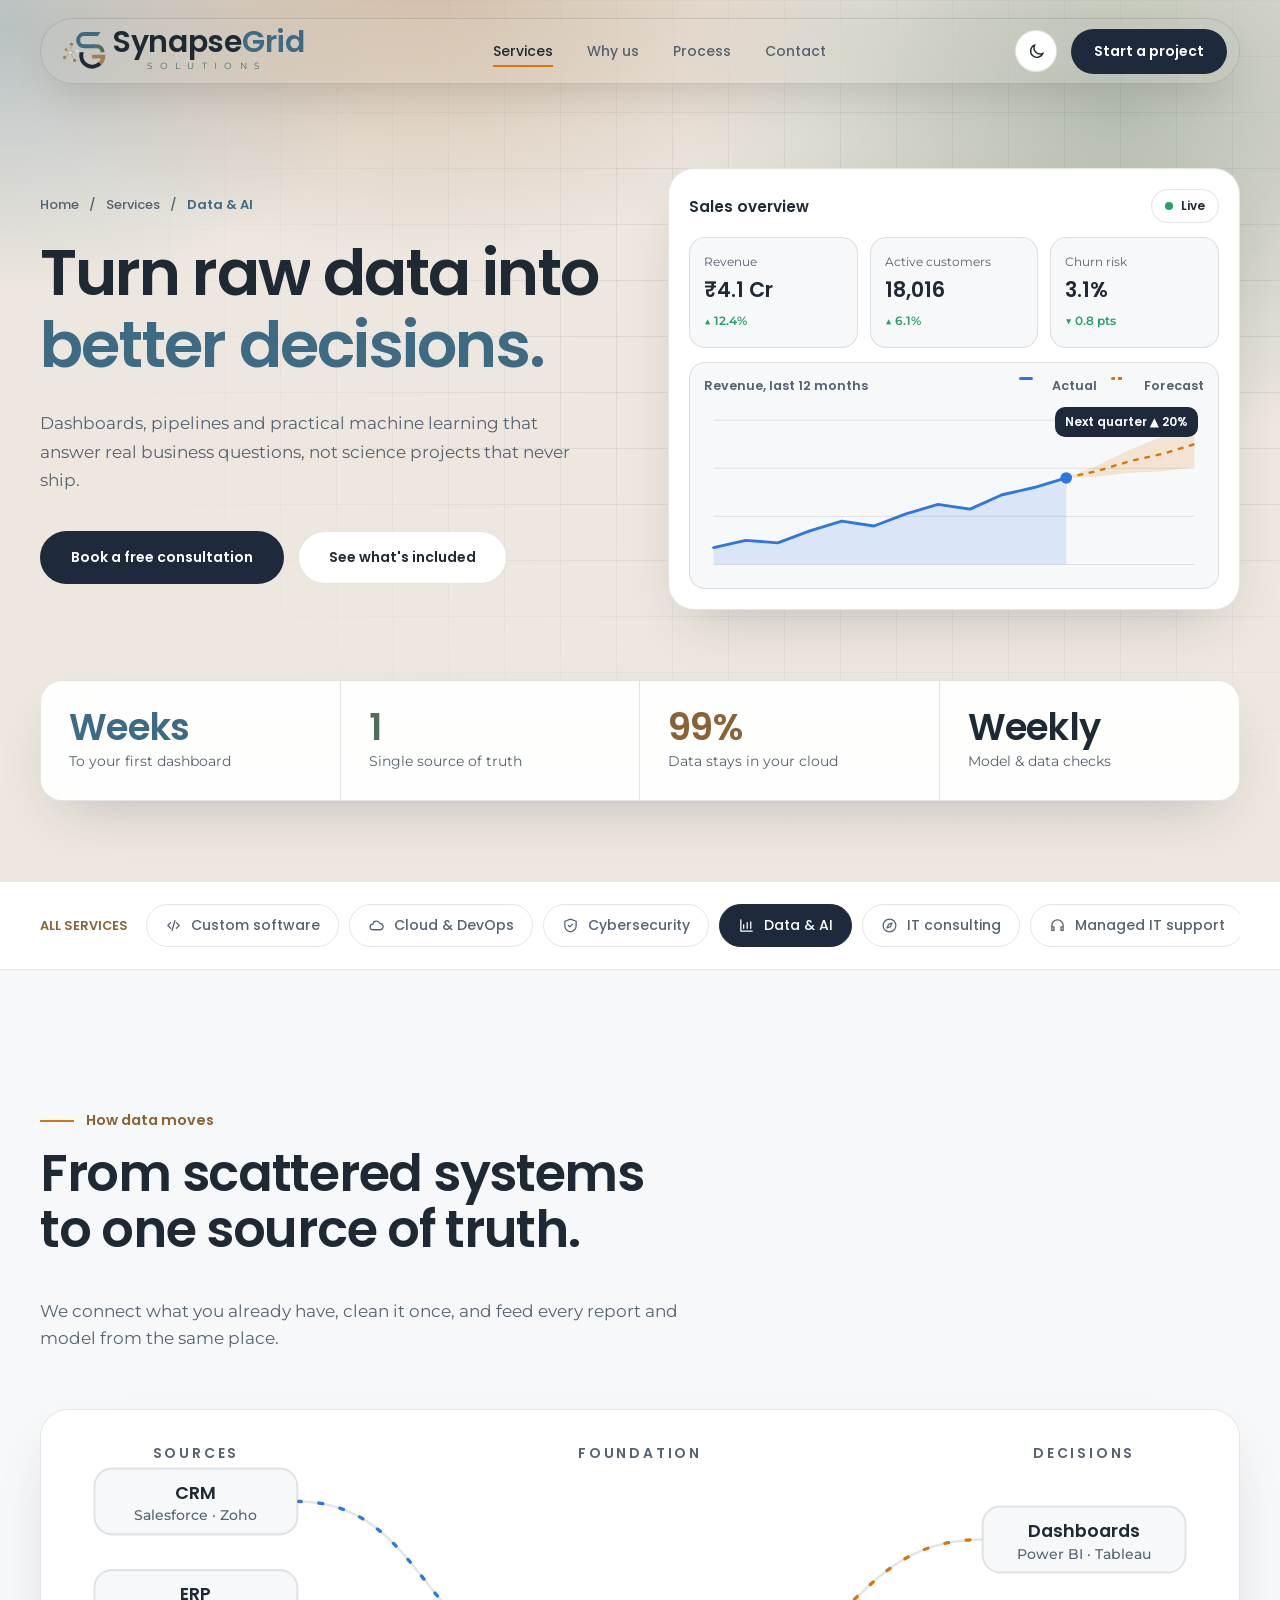
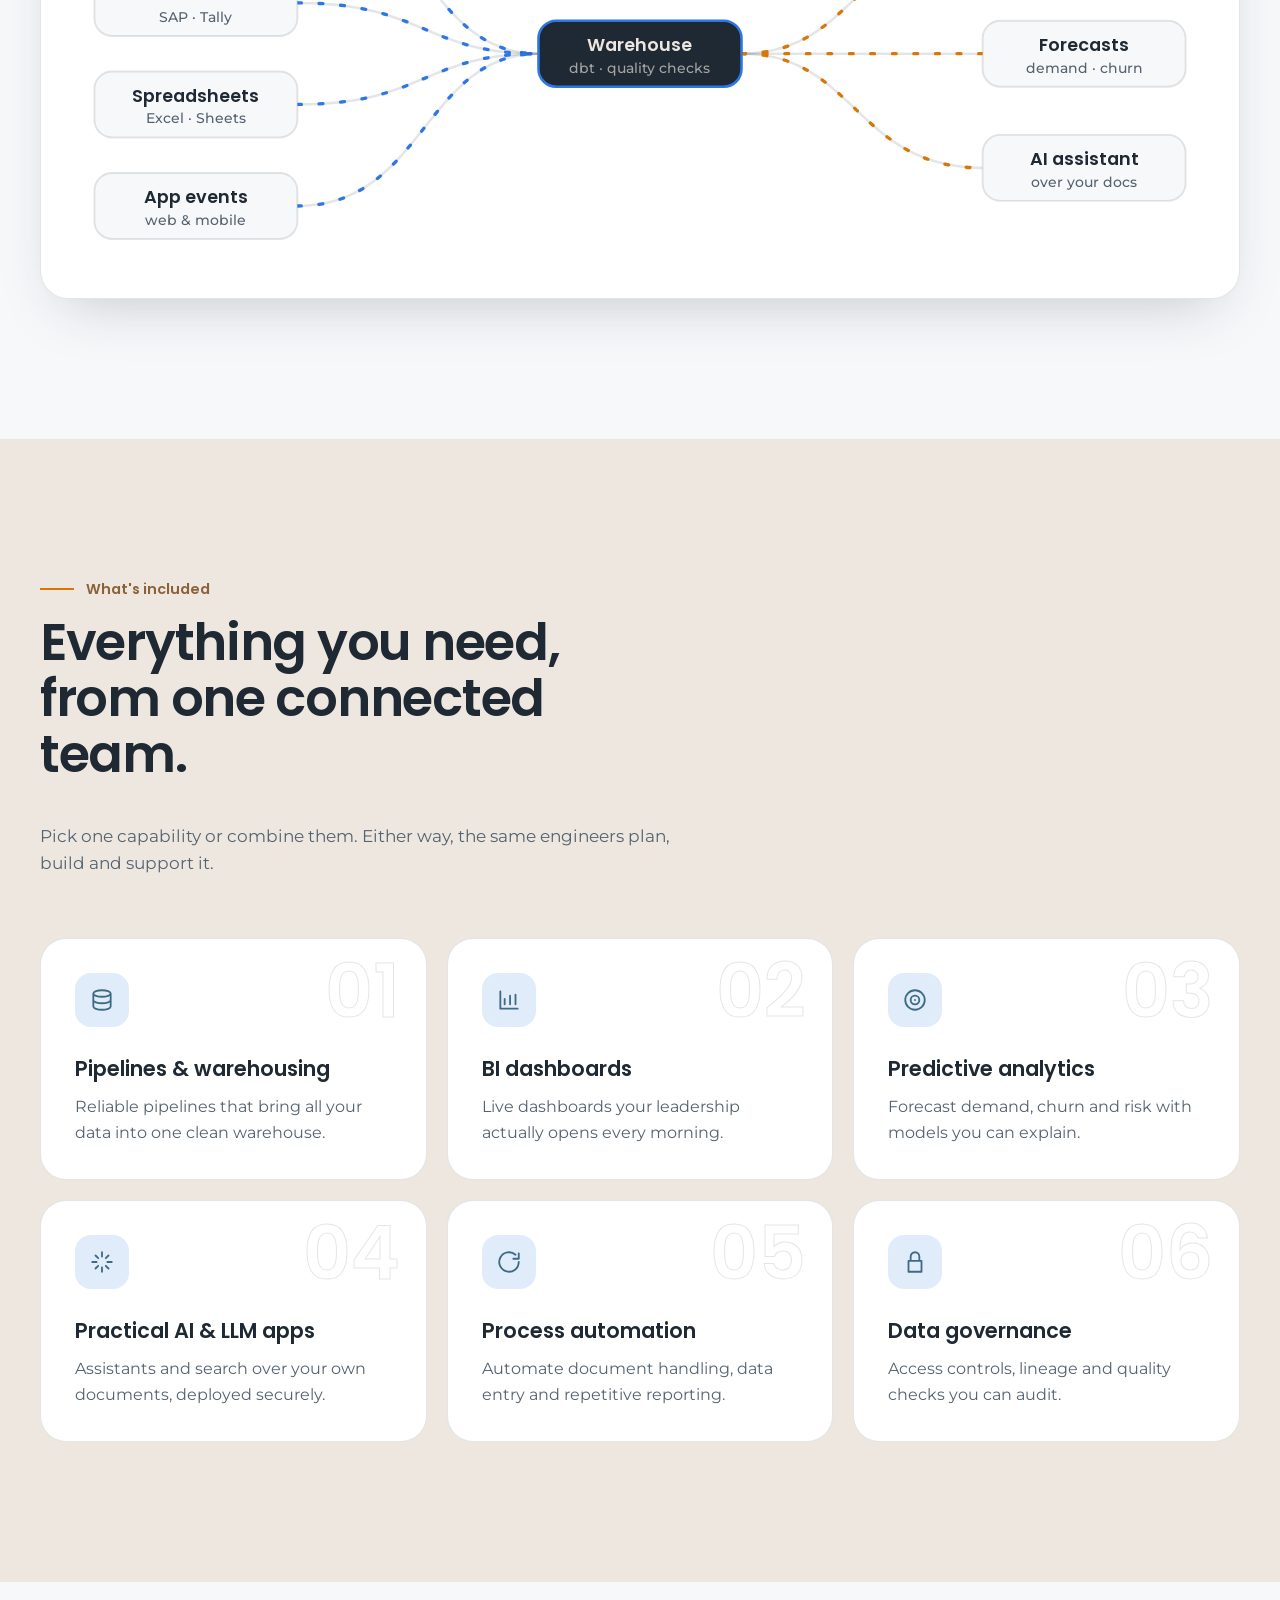
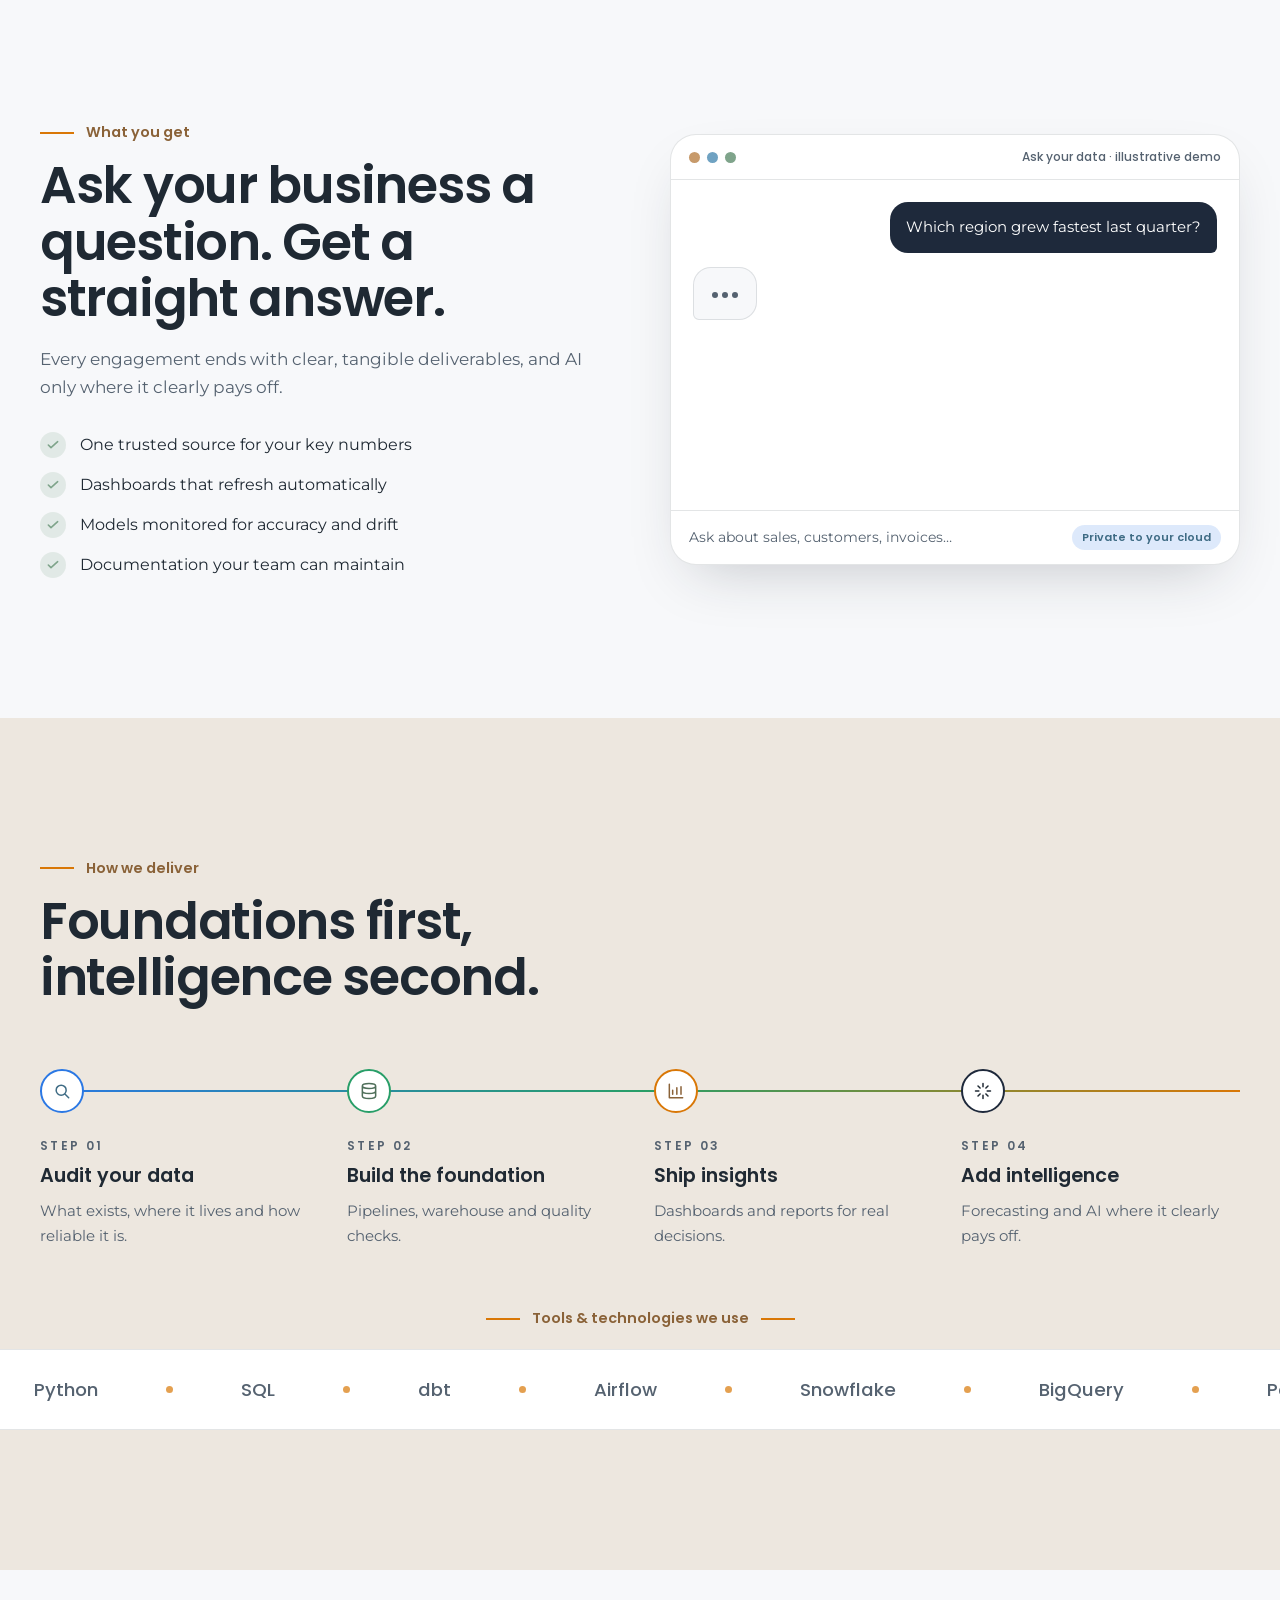
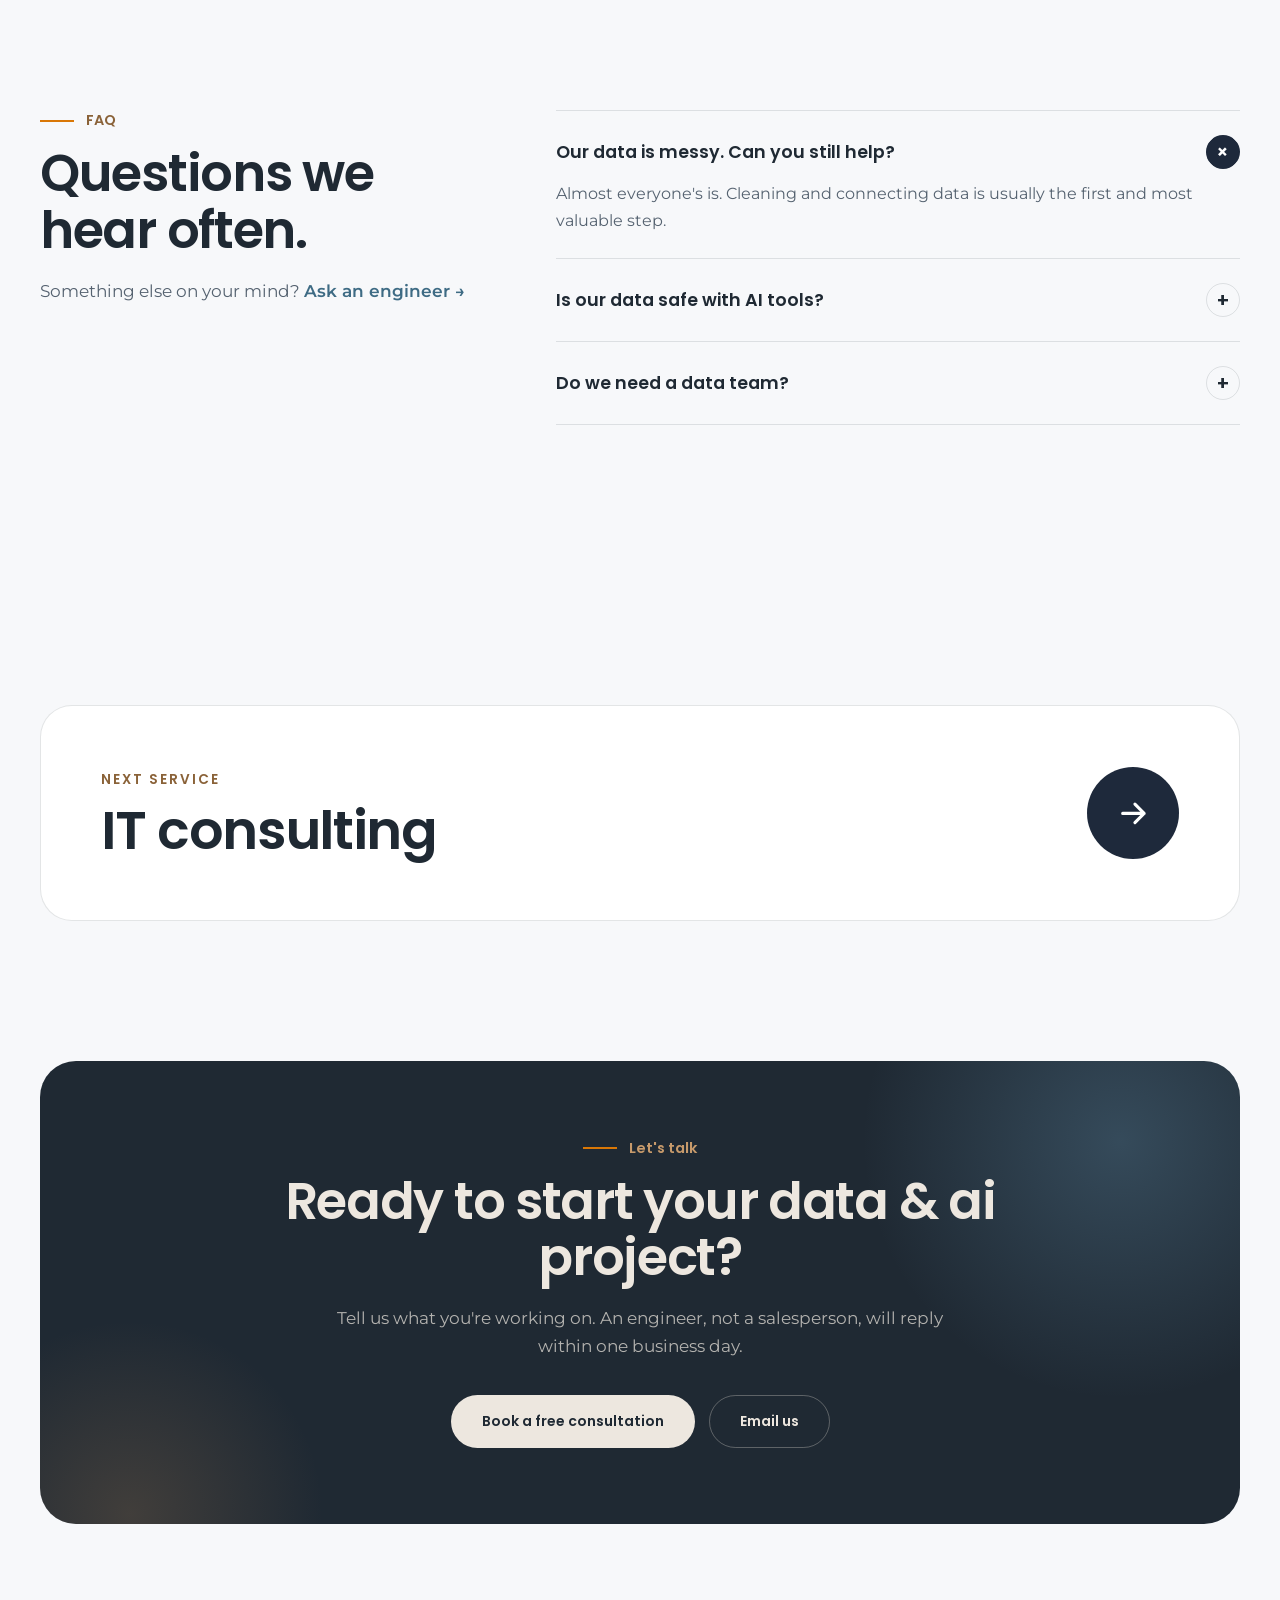
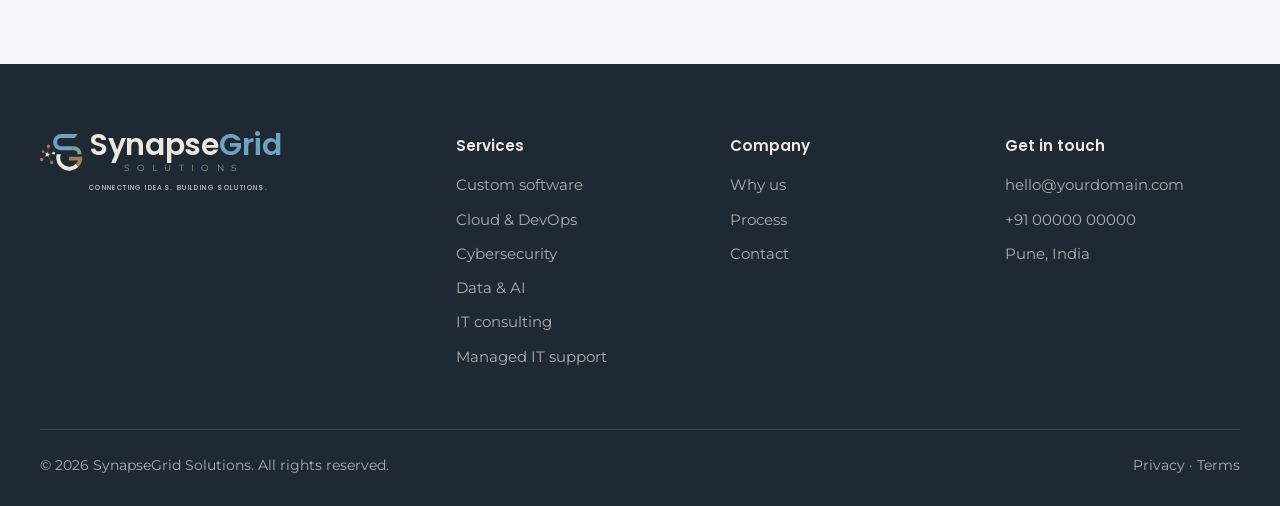
<file: services/data-ai/index.html>
<!DOCTYPE html>
<html lang="en" data-theme="light">

<head>
    <script async src="https://www.googletagmanager.com/gtag/js?id=G-V6ZFCNS4F2"></script>
    <script>
      window.dataLayer = window.dataLayer || [];
      function gtag(){dataLayer.push(arguments);}
      gtag('js', new Date());
      gtag('config', 'G-V6ZFCNS4F2');
    </script>
    <meta charset="utf-8">
    <meta name="viewport" content="width=device-width, initial-scale=1">
    <title>Data & AI — SynapseGrid Solutions</title>
    <meta name="description" content="Dashboards, pipelines and practical machine learning that answer real business questions, not science projects that never ship.">
    <link rel="icon" type="image/svg+xml" href="../../assets/synapsegrid-icon.svg">
    <script>try { if ('scrollRestoration' in history) history.scrollRestoration = 'manual'; window.scrollTo(0, 0); var t = localStorage.getItem('sg_theme'); if (t) document.documentElement.dataset.theme = t } catch (e) { }</script>
    <link rel="preconnect" href="https://fonts.googleapis.com">
    <link rel="preconnect" href="https://fonts.gstatic.com" crossorigin>
    <link
        href="https://fonts.googleapis.com/css2?family=Montserrat:wght@400;500;600&family=Poppins:wght@400;500;600;700&display=swap"
        rel="stylesheet">
    <noscript>
        <style>
            #curtain {
                display: none
            }
        </style>
    </noscript>
    <link rel="stylesheet" href="../shared/base.css">
    <link rel="stylesheet" href="page.css">
</head>

<body class="p-data" style="--a: var(--blue); --at: var(--bt);">
    <div id="curtain">
        <div class="ci" id="curtainIcon"><svg viewBox="0 0 24 24" class="" aria-hidden="true"><path d="M4 20V4M4 20h16M8 16v-5M13 16V8M18 16v-9"/></svg></div>
    </div>
    <div id="progress"></div>

    <nav id="nav">
        <div class="wrap">
            <a href="../../" class="lockup" id="brand" aria-label="SynapseGrid Solutions home">
                <svg viewBox="215 56 352 284" aria-hidden="true"><g transform="translate(194.89,38.04) scale(.4279)">
<defs><radialGradient id="hf1" gradientUnits="userSpaceOnUse" cx="182" cy="455" r="57"><stop offset="0" stop-color="#EDE7DF"/><stop offset=".28" stop-color="#EDE7DF"/><stop offset="1" stop-color="#A67C52"/></radialGradient></defs>
<g><line class="c-line" x1="182" y1="455" x2="203" y2="292"/><line class="c-line" x1="182" y1="455" x2="99" y2="397"/><line class="c-line" x1="182" y1="455" x2="304" y2="427"/><line class="c-line" x1="182" y1="455" x2="72" y2="549"/><line class="c-line" x1="182" y1="455" x2="266" y2="605"/></g>
<circle class="c-brown" cx="203" cy="292" r="32"/><circle class="c-brown" cx="99" cy="397" r="26"/><circle class="c-brown" cx="72" cy="549" r="32"/><circle class="c-brown" cx="266" cy="605" r="32"/><circle class="c-hub" cx="304" cy="427" r="26"/>
<path class="hubshape" d="M137.7,424.1 Q179.6,449.5 188.9,401.4 Q186.0,450.6 234.6,442.9 Q187.5,457.4 208.4,502.1 Q180.9,460.9 140.9,490.1 Q176.0,455.3 137.7,424.1 Z" fill="url(#hf1)" stroke="url(#hf1)" stroke-width="6" stroke-linejoin="round"/>
<g class="mono"><path class="c-blue" d="M765,56 H450 A157,157 0 0 0 450,370 H650 L688,292 H450 A79,79 0 0 1 450,134 H712 Z"/><path class="c-green" d="M688,292 A156,156 0 0 1 844,448 H766 A78,78 0 0 0 688,370 H650 Z"/><path class="c-dark" d="M360.2,448 A253,253 0 0 0 783.9,690.9 L729.5,636.5 A176,176 0 0 1 441,448 Z"/><path class="c-brown" d="M600,497 H857.6 A253,253 0 0 1 783.9,690.9 L729.5,636.5 A176,176 0 0 0 771.9,568 H600 Z"/></g>
</g></svg><span><span class="word">Synapse<b>Grid</b></span><span class="sub">SOLUTIONS</span></span>
            </a>
            <ul id="menu">
                <li><a href="../../#services" class="on">Services</a></li>
                <li><a href="../../#why">Why us</a></li>
                <li><a href="../../#process">Process</a></li>
                <li><a href="../../#contact">Contact</a></li>
            </ul>
            <div class="nav-r">
                <button class="theme" id="theme" type="button" aria-label="Switch light or dark theme">
                    <svg class="i-moon" viewBox="0 0 24 24">
                        <path d="M20 14.5A8 8 0 019.5 4 8 8 0 1020 14.5z" />
                    </svg>
                    <svg class="i-sun" viewBox="0 0 24 24">
                        <circle cx="12" cy="12" r="4" />
                        <path
                            d="M12 2v2M12 20v2M4.9 4.9l1.4 1.4M17.7 17.7l1.4 1.4M2 12h2M20 12h2M4.9 19.1l1.4-1.4M17.7 6.3l1.4-1.4" />
                    </svg>
                </button>
                <a href="../../?topic=Data%20%26%20AI#contact" class="btn btn-primary" id="navCta">Start a project</a>
                <button class="burger" id="burger" aria-expanded="false" aria-controls="menu">Menu</button>
            </div>
        </div>
    </nav>

    <main id="app">

<header class="hero" id="top"><div class="aurora"></div><div class="gridbg"></div>
  <div class="wrap in"><div class="split"><div><div class="crumb rise" style="--d:.1s"><a href="../../">Home</a><span>/</span><a href="../../#services">Services</a><span>/</span><b>Data & AI</b></div><h1 class="h1"><span class="w" style="--i:0"><span>Turn</span></span> <span class="w" style="--i:1"><span>raw</span></span> <span class="w" style="--i:2"><span>data</span></span> <span class="w" style="--i:3"><span>into</span></span> <span class="w g" style="--i:4"><span>better</span></span> <span class="w g" style="--i:5"><span>decisions.</span></span></h1><p class="sub rise" style="--d:.7s">Dashboards, pipelines and practical machine learning that answer real business questions, not science projects that never ship.</p><div class="actions rise" style="--d:.85s"><a href="../../?topic=Data%20%26%20AI#contact" class="btn btn-primary">Book a free consultation</a><a href="#included" class="btn btn-ghost">See what's included</a></div></div><div class="dash rise" style="--d:.5s" aria-hidden="true">
      <header><span>Sales overview</span><span class="pill"><i></i>Live</span></header>
      <div class="kpis">
        <div class="kpi"><small>Revenue</small><b data-n="4.2" data-d="1" data-p="₹" data-s=" Cr">₹0 Cr</b><em>▲ 12.4%</em></div>
        <div class="kpi"><small>Active customers</small><b data-n="18240" data-c="1" data-p="" data-s="">0</b><em>▲ 6.1%</em></div>
        <div class="kpi"><small>Churn risk</small><b data-n="3.1" data-d="1" data-p="" data-s="%">0%</b><em>▼ 0.8 pts</em></div>
      </div>
      <div class="chart" id="chart"><header><span>Revenue, last 12 months</span><span><span><i></i>Actual</span><span><i class="f"></i>Forecast</span></span></header>
        <svg viewBox="0 0 520 180"><line class="gl" x1="10" x2="510" y1="20" y2="20"/><line class="gl" x1="10" x2="510" y1="70" y2="70"/><line class="gl" x1="10" x2="510" y1="120" y2="120"/><line class="gl" x1="10" x2="510" y1="170" y2="170"/>
          <path class="area" d="M10.0 152.5 L43.3 145.0 L76.7 147.5 L110.0 135.0 L143.3 125.0 L176.7 130.0 L210.0 117.5 L243.3 107.5 L276.7 112.5 L310.0 97.5 L343.3 90.0 L376.7 80.0 L376.7 170 L10.0 170 Z"/>
          <path class="band" d="M376.7 80.0 L410.0 66.5 L443.3 50.5 L476.7 37.0 L510.0 21.0 L510.0 69.0 L476.7 73.0 L443.3 74.5 L410.0 78.5 L376.7 80.0 Z"/>
          <path class="fc" d="M376.7 80.0 L410.0 72.5 L443.3 62.5 L476.7 55.0 L510.0 45.0"/>
          <path class="act" pathLength="1" d="M10.0 152.5 L43.3 145.0 L76.7 147.5 L110.0 135.0 L143.3 125.0 L176.7 130.0 L210.0 117.5 L243.3 107.5 L276.7 112.5 L310.0 97.5 L343.3 90.0 L376.7 80.0"/>
          <circle class="pd" cx="376.7" cy="80.0" r="6"/></svg>
        <span class="tipc">Next quarter ▲ 20%</span>
      </div></div></div><div class="sstats rise" style="--d:1s" id="stats"><div class="st"><b>Weeks</b><span>To your first dashboard</span></div><div class="st"><b data-n="1" data-d="0" data-p="" data-s="">0</b><span>Single source of truth</span></div><div class="st"><b data-n="100" data-d="0" data-p="" data-s="%">0%</b><span>Data stays in your cloud</span></div><div class="st"><b>Weekly</b><span>Model & data checks</span></div></div></div>
</header>
<div class="switch"><div class="wrap"><small>ALL SERVICES</small><a href="../custom-software/" class="" ><svg viewBox="0 0 24 24" class="" aria-hidden="true"><path d="M8 8l-4 4 4 4M16 8l4 4-4 4M14 5l-4 14"/></svg>Custom software</a><a href="../cloud-devops/" class="" ><svg viewBox="0 0 24 24" class="" aria-hidden="true"><path d="M7 18a4 4 0 010-8 5 5 0 019.6-1A4.5 4.5 0 0117 18z"/></svg>Cloud & DevOps</a><a href="../cybersecurity/" class="" ><svg viewBox="0 0 24 24" class="" aria-hidden="true"><path d="M12 3l8 3v6c0 5-3.5 8-8 9-4.5-1-8-4-8-9V6zM9 12l2 2 4-4"/></svg>Cybersecurity</a><a href="../data-ai/" class="on" aria-current="page"><svg viewBox="0 0 24 24" class="" aria-hidden="true"><path d="M4 20V4M4 20h16M8 16v-5M13 16V8M18 16v-9"/></svg>Data & AI</a><a href="../it-consulting/" class="" ><svg viewBox="0 0 24 24" class="" aria-hidden="true"><path d="M3 12a9 9 0 1018 0 9 9 0 10-18 0M15.5 8.5l-2 5-5 2 2-5z"/></svg>IT consulting</a><a href="../managed-it-support/" class="" ><svg viewBox="0 0 24 24" class="" aria-hidden="true"><path d="M4 14v-2a8 8 0 0116 0v2M4 14h3v5H4zM17 14h3v5h-3z"/></svg>Managed IT support</a></div></div>
<section class="block"><div class="wrap">
  <div class="head rv"><div><div class="kicker">How data moves</div><h2>From scattered systems to one source of truth.</h2></div><p class="lead" style="margin:0">We connect what you already have, clean it once, and feed every report and model from the same place.</p></div>
  <div class="flow rv"><svg viewBox="0 0 900 340" role="img" aria-label="Data flowing from sources through a warehouse to dashboards, forecasts and AI">
          <path class="e" d="M180 50 C 280 50 280 170 370 170"/><path class="ea" d="M180 50 C 280 50 280 170 370 170"/><path class="e" d="M180 130 C 280 130 280 170 370 170"/><path class="ea" d="M180 130 C 280 130 280 170 370 170"/><path class="e" d="M180 210 C 280 210 280 170 370 170"/><path class="ea" d="M180 210 C 280 210 280 170 370 170"/><path class="e" d="M180 290 C 280 290 280 170 370 170"/><path class="ea" d="M180 290 C 280 290 280 170 370 170"/><path class="e" d="M530 170 C 620 170 620 80 720 80"/><path class="ea o" d="M530 170 C 620 170 620 80 720 80"/><path class="e" d="M530 170 C 620 170 620 170 720 170"/><path class="ea o" d="M530 170 C 620 170 620 170 720 170"/><path class="e" d="M530 170 C 620 170 620 260 720 260"/><path class="ea o" d="M530 170 C 620 170 620 260 720 260"/>
          <text class="cap" x="100" y="16" text-anchor="middle">SOURCES</text><text class="cap" x="450" y="16" text-anchor="middle">FOUNDATION</text><text class="cap" x="800" y="16" text-anchor="middle">DECISIONS</text>
          <g class="nd"><rect x="20" y="24" width="160" height="52" rx="14"/><text x="100" y="48" text-anchor="middle">CRM</text><text class="s" x="100" y="65" text-anchor="middle">Salesforce · Zoho</text></g><g class="nd"><rect x="20" y="104" width="160" height="52" rx="14"/><text x="100" y="128" text-anchor="middle">ERP</text><text class="s" x="100" y="145" text-anchor="middle">SAP · Tally</text></g><g class="nd"><rect x="20" y="184" width="160" height="52" rx="14"/><text x="100" y="208" text-anchor="middle">Spreadsheets</text><text class="s" x="100" y="225" text-anchor="middle">Excel · Sheets</text></g><g class="nd"><rect x="20" y="264" width="160" height="52" rx="14"/><text x="100" y="288" text-anchor="middle">App events</text><text class="s" x="100" y="305" text-anchor="middle">web & mobile</text></g>
          <g class="nd hub"><rect x="370" y="144" width="160" height="52" rx="14"/><text x="450" y="168" text-anchor="middle">Warehouse</text><text class="s" x="450" y="185" text-anchor="middle">dbt · quality checks</text></g>
          <g class="nd"><rect x="720" y="54" width="160" height="52" rx="14"/><text x="800" y="78" text-anchor="middle">Dashboards</text><text class="s" x="800" y="95" text-anchor="middle">Power BI · Tableau</text></g><g class="nd"><rect x="720" y="144" width="160" height="52" rx="14"/><text x="800" y="168" text-anchor="middle">Forecasts</text><text class="s" x="800" y="185" text-anchor="middle">demand · churn</text></g><g class="nd"><rect x="720" y="234" width="160" height="52" rx="14"/><text x="800" y="258" text-anchor="middle">AI assistant</text><text class="s" x="800" y="275" text-anchor="middle">over your docs</text></g></svg></div>
</div></section>
<section class="block alt" id="included"><div class="wrap"><div class="head rv"><div><div class="kicker">What's included</div><h2>Everything you need, from one connected team.</h2></div><p class="lead" style="margin:0">Pick one capability or combine them. Either way, the same engineers plan, build and support it.</p></div><div class="bento"><article class="card rv"><span class="num" aria-hidden="true">01</span><div class="ico"><svg viewBox="0 0 24 24" class="" aria-hidden="true"><path d="M4 6c0-1.7 3.6-3 8-3s8 1.3 8 3-3.6 3-8 3-8-1.3-8-3zM4 6v12c0 1.7 3.6 3 8 3s8-1.3 8-3V6M4 12c0 1.7 3.6 3 8 3s8-1.3 8-3"/></svg></div><h3>Pipelines & warehousing</h3><p>Reliable pipelines that bring all your data into one clean warehouse.</p></article><article class="card rv"><span class="num" aria-hidden="true">02</span><div class="ico"><svg viewBox="0 0 24 24" class="" aria-hidden="true"><path d="M4 20V4M4 20h16M8 16v-5M13 16V8M18 16v-9"/></svg></div><h3>BI dashboards</h3><p>Live dashboards your leadership actually opens every morning.</p></article><article class="card rv"><span class="num" aria-hidden="true">03</span><div class="ico"><svg viewBox="0 0 24 24" class="" aria-hidden="true"><path d="M3 12a9 9 0 1018 0 9 9 0 10-18 0M8 12a4 4 0 108 0 4 4 0 10-8 0M12 12h.01"/></svg></div><h3>Predictive analytics</h3><p>Forecast demand, churn and risk with models you can explain.</p></article><article class="card rv"><span class="num" aria-hidden="true">04</span><div class="ico"><svg viewBox="0 0 24 24" class="" aria-hidden="true"><path d="M12 3v4M12 17v4M3 12h4M17 12h4M6 6l2.5 2.5M15.5 15.5L18 18M6 18l2.5-2.5M15.5 8.5L18 6"/></svg></div><h3>Practical AI & LLM apps</h3><p>Assistants and search over your own documents, deployed securely.</p></article><article class="card rv"><span class="num" aria-hidden="true">05</span><div class="ico"><svg viewBox="0 0 24 24" class="" aria-hidden="true"><path d="M21 12a9 9 0 11-3-6.7M21 4v5h-5"/></svg></div><h3>Process automation</h3><p>Automate document handling, data entry and repetitive reporting.</p></article><article class="card rv"><span class="num" aria-hidden="true">06</span><div class="ico"><svg viewBox="0 0 24 24" class="" aria-hidden="true"><path d="M6 11h12v10H6zM8 11V7a4 4 0 018 0v4"/></svg></div><h3>Data governance</h3><p>Access controls, lineage and quality checks you can audit.</p></article></div></div></section>
<section class="block"><div class="wrap duo">
  <div class="rv"><div class="kicker">What you get</div><h2>Ask your business a question. Get a straight answer.</h2><p class="lead">Every engagement ends with clear, tangible deliverables, and AI only where it clearly pays off.</p><ul class="outs"><li style="--k:0"><svg viewBox="0 0 24 24" class="" aria-hidden="true"><path d="M5 12l4 4L19 7"/></svg><span>One trusted source for your key numbers</span></li><li style="--k:1"><svg viewBox="0 0 24 24" class="" aria-hidden="true"><path d="M5 12l4 4L19 7"/></svg><span>Dashboards that refresh automatically</span></li><li style="--k:2"><svg viewBox="0 0 24 24" class="" aria-hidden="true"><path d="M5 12l4 4L19 7"/></svg><span>Models monitored for accuracy and drift</span></li><li style="--k:3"><svg viewBox="0 0 24 24" class="" aria-hidden="true"><path d="M5 12l4 4L19 7"/></svg><span>Documentation your team can maintain</span></li></ul></div>
  <div class="chat rv" data-go="chat" aria-label="Illustrative AI assistant demo">
    <div class="bar"><i></i><i></i><i></i><span>Ask your data · illustrative demo</span></div>
    <div class="cbody"></div>
    <div class="inp"><span>Ask about sales, customers, invoices…</span><span class="tag">Private to your cloud</span></div>
  </div>
</div></section>
<section class="block alt"><div class="wrap"><div class="kicker rv">How we deliver</div><h2 class="rv">Foundations first, intelligence second.</h2><div class="steps rv" data-fill><div class="step"><b><svg viewBox="0 0 24 24" class="" aria-hidden="true"><path d="M5 11a6 6 0 1012 0 6 6 0 10-12 0M20 20l-4.5-4.5"/></svg></b><small>STEP 01</small><h3>Audit your data</h3><p>What exists, where it lives and how reliable it is.</p></div><div class="step"><b><svg viewBox="0 0 24 24" class="" aria-hidden="true"><path d="M4 6c0-1.7 3.6-3 8-3s8 1.3 8 3-3.6 3-8 3-8-1.3-8-3zM4 6v12c0 1.7 3.6 3 8 3s8-1.3 8-3V6M4 12c0 1.7 3.6 3 8 3s8-1.3 8-3"/></svg></b><small>STEP 02</small><h3>Build the foundation</h3><p>Pipelines, warehouse and quality checks.</p></div><div class="step"><b><svg viewBox="0 0 24 24" class="" aria-hidden="true"><path d="M4 20V4M4 20h16M8 16v-5M13 16V8M18 16v-9"/></svg></b><small>STEP 03</small><h3>Ship insights</h3><p>Dashboards and reports for real decisions.</p></div><div class="step"><b><svg viewBox="0 0 24 24" class="" aria-hidden="true"><path d="M12 3v4M12 17v4M3 12h4M17 12h4M6 6l2.5 2.5M15.5 15.5L18 18M6 18l2.5-2.5M15.5 8.5L18 6"/></svg></b><small>STEP 04</small><h3>Add intelligence</h3><p>Forecasting and AI where it clearly pays off.</p></div></div></div><div class="stack rv"><div class="kicker">Tools &amp; technologies we use</div><div class="marquee"><div class="track"><span>Python</span><span>SQL</span><span>dbt</span><span>Airflow</span><span>Snowflake</span><span>BigQuery</span><span>Power BI</span><span>Tableau</span><span>PyTorch</span><span>LangChain</span><span>Python</span><span>SQL</span><span>dbt</span><span>Airflow</span><span>Snowflake</span><span>BigQuery</span><span>Power BI</span><span>Tableau</span><span>PyTorch</span><span>LangChain</span></div></div></div></section>
<section class="block"><div class="wrap faq">
      <div class="rv"><div class="kicker">FAQ</div><h2>Questions we hear often.</h2><p class="lead">Something else on your mind? <a href="../../?topic=Data%20%26%20AI#contact" style="color:var(--at);font-weight:600">Ask an engineer →</a></p></div>
      <div class="rv"><details open><summary>Our data is messy. Can you still help?<i aria-hidden="true"></i></summary><p>Almost everyone's is. Cleaning and connecting data is usually the first and most valuable step.</p></details><details><summary>Is our data safe with AI tools?<i aria-hidden="true"></i></summary><p>We design solutions so your data stays in your own environment, with clear controls on what any model can access.</p></details><details><summary>Do we need a data team?<i aria-hidden="true"></i></summary><p>Not to start. We build it so a small team, or us on a support plan, can run it.</p></details></div></div></section><section class="block" style="padding-bottom:0"><div class="wrap"><a class="next rv" href="../it-consulting/"><div><small>NEXT SERVICE</small><h3>IT consulting</h3></div><span class="arr"><svg viewBox="0 0 24 24" class="" aria-hidden="true"><path d="M5 12h14M13 6l6 6-6 6"/></svg></span></a></div></section><section class="block"><div class="wrap"><div class="dark-panel cta rv"><div>
      <div class="kicker" style="justify-content:center">Let's talk</div><h2>Ready to start your data & ai project?</h2>
      <p class="lead">Tell us what you're working on. An engineer, not a salesperson, will reply within one business day.</p>
      <div class="actions"><a href="../../?topic=Data%20%26%20AI#contact" class="btn" style="background:#EDE7DF;color:#1F2933">Book a free consultation</a>
      <a href="mailto:synapsegridsolutions@gmail.com?subject=Data%20%26%20AI%20enquiry" class="btn" style="border-color:rgba(237,231,223,.3);color:#EDE7DF">Email us</a></div></div></div></div></section>
    </main>

    <footer>
        <div class="wrap">
            <div class="fgrid">
                <div>
                    <div class="lockup" id="flogo">
                        <svg viewBox="215 56 352 284" aria-hidden="true"><g transform="translate(194.89,38.04) scale(.4279)">
<defs><radialGradient id="hf2" gradientUnits="userSpaceOnUse" cx="182" cy="455" r="57"><stop offset="0" stop-color="#EDE7DF"/><stop offset=".28" stop-color="#EDE7DF"/><stop offset="1" stop-color="#A67C52"/></radialGradient></defs>
<g><line class="c-line" x1="182" y1="455" x2="203" y2="292"/><line class="c-line" x1="182" y1="455" x2="99" y2="397"/><line class="c-line" x1="182" y1="455" x2="304" y2="427"/><line class="c-line" x1="182" y1="455" x2="72" y2="549"/><line class="c-line" x1="182" y1="455" x2="266" y2="605"/></g>
<circle class="c-brown" cx="203" cy="292" r="32"/><circle class="c-brown" cx="99" cy="397" r="26"/><circle class="c-brown" cx="72" cy="549" r="32"/><circle class="c-brown" cx="266" cy="605" r="32"/><circle class="c-hub" cx="304" cy="427" r="26"/>
<path class="hubshape" d="M137.7,424.1 Q179.6,449.5 188.9,401.4 Q186.0,450.6 234.6,442.9 Q187.5,457.4 208.4,502.1 Q180.9,460.9 140.9,490.1 Q176.0,455.3 137.7,424.1 Z" fill="url(#hf2)" stroke="url(#hf2)" stroke-width="6" stroke-linejoin="round"/>
<g class="mono"><path class="c-blue" d="M765,56 H450 A157,157 0 0 0 450,370 H650 L688,292 H450 A79,79 0 0 1 450,134 H712 Z"/><path class="c-green" d="M688,292 A156,156 0 0 1 844,448 H766 A78,78 0 0 0 688,370 H650 Z"/><path class="c-dark" d="M360.2,448 A253,253 0 0 0 783.9,690.9 L729.5,636.5 A176,176 0 0 1 441,448 Z"/><path class="c-brown" d="M600,497 H857.6 A253,253 0 0 1 783.9,690.9 L729.5,636.5 A176,176 0 0 0 771.9,568 H600 Z"/></g>
</g></svg><span><span class="word">Synapse<b>Grid</b></span><span class="sub">SOLUTIONS</span></span>
                    </div>
                    <p>Connecting ideas. Building solutions.</p>
                </div>
                <div>
                    <h5>Services</h5>
                    <ul id="fserv">
                        <li><a href="../custom-software/">Custom software</a></li>
                        <li><a href="../cloud-devops/">Cloud & DevOps</a></li>
                        <li><a href="../cybersecurity/">Cybersecurity</a></li>
                        <li><a href="../data-ai/">Data & AI</a></li>
                        <li><a href="../it-consulting/">IT consulting</a></li>
                        <li><a href="../managed-it-support/">Managed IT support</a></li>
                    </ul>
                </div>
                <div>
                    <h5>Company</h5>
                    <ul>
                        <li><a href="../../#why">Why us</a></li>
                        <li><a href="../../#process">Process</a></li>
                        <li><a href="../../#contact">Contact</a></li>
                    </ul>
                </div>
                <div>
                    <h5>Get in touch</h5>
                    <ul>
                        <li>hello@yourdomain.com</li>
                        <li>+91 00000 00000</li>
                        <li>Pune, India</li>
                    </ul>
                </div>
            </div>
            <div class="legal"><span>© <span id="yr"></span> SynapseGrid Solutions. All rights
                    reserved.</span><span>Privacy · Terms</span></div>
        </div>
    </footer>

    <script src="../shared/services.js"></script>
    <script src="../shared/shell.js" defer></script>
    <script src="page.js" defer></script>
</body>

</html>
</file>
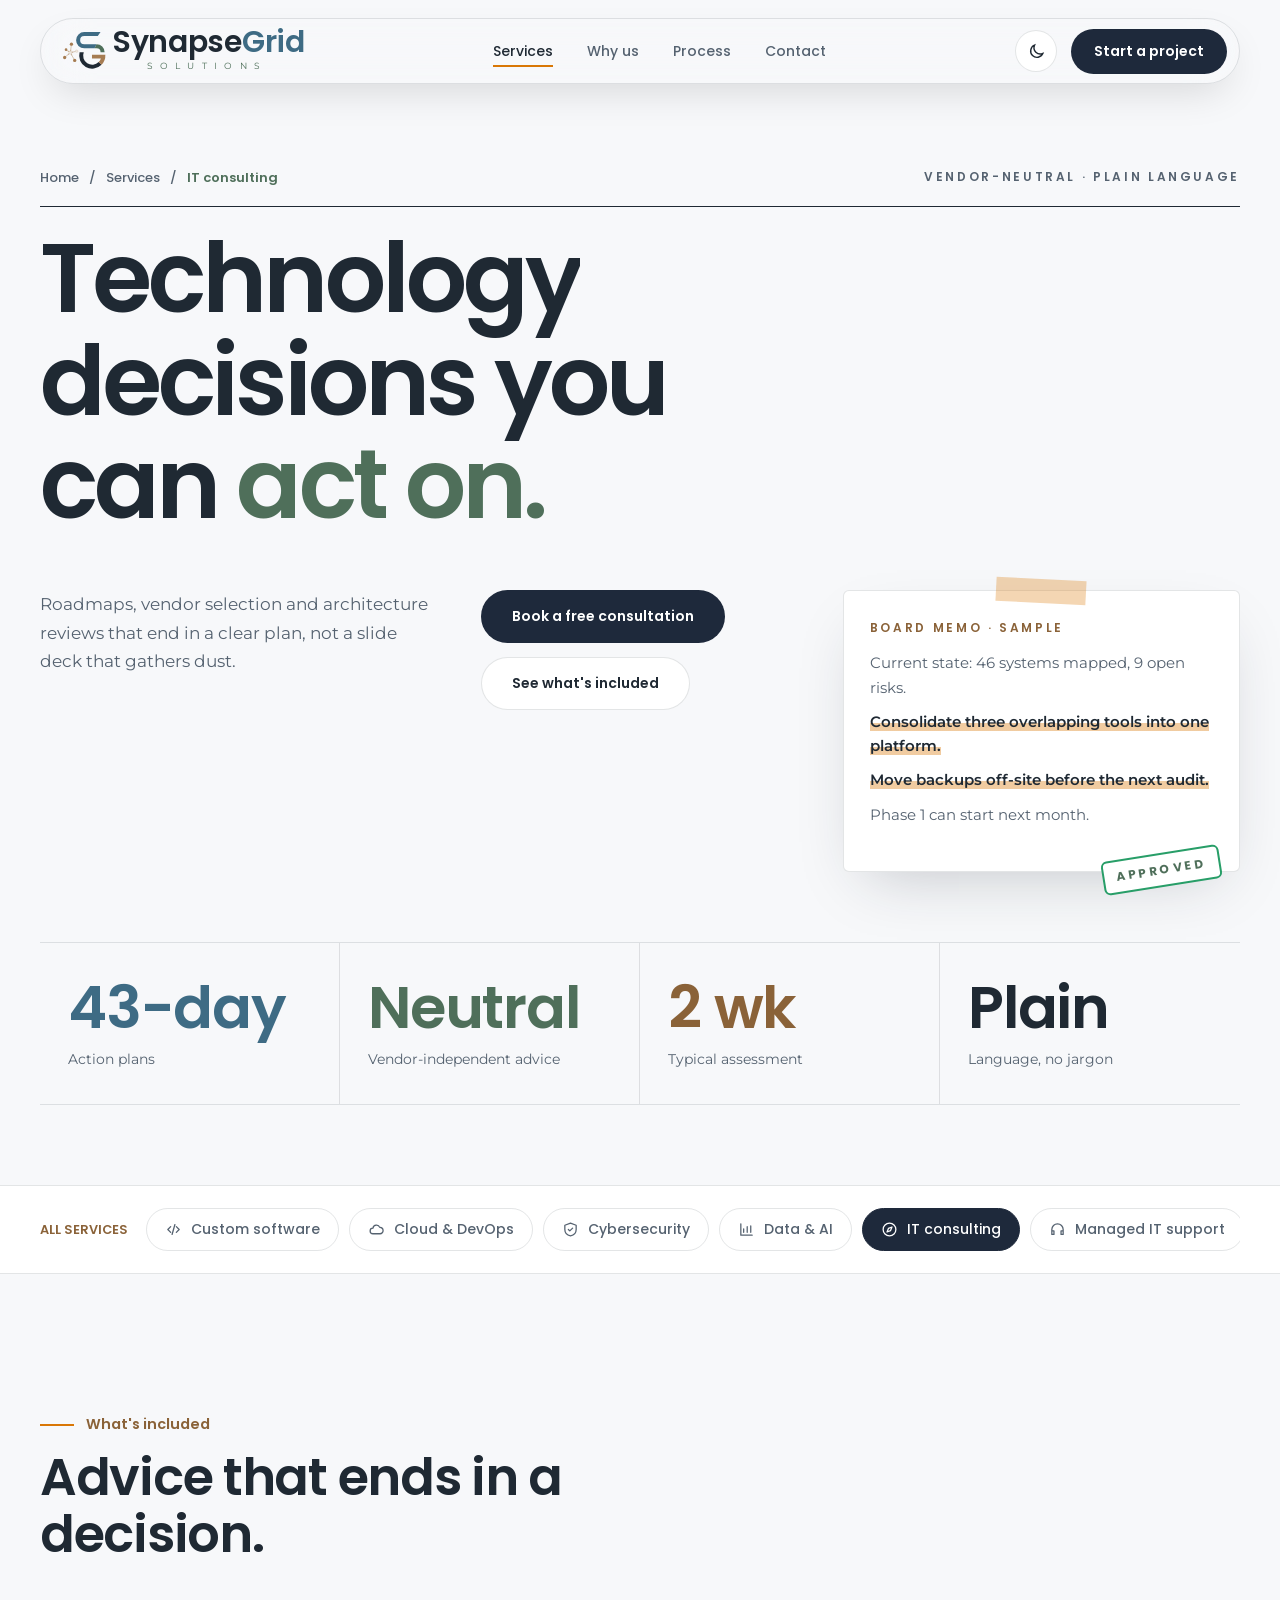
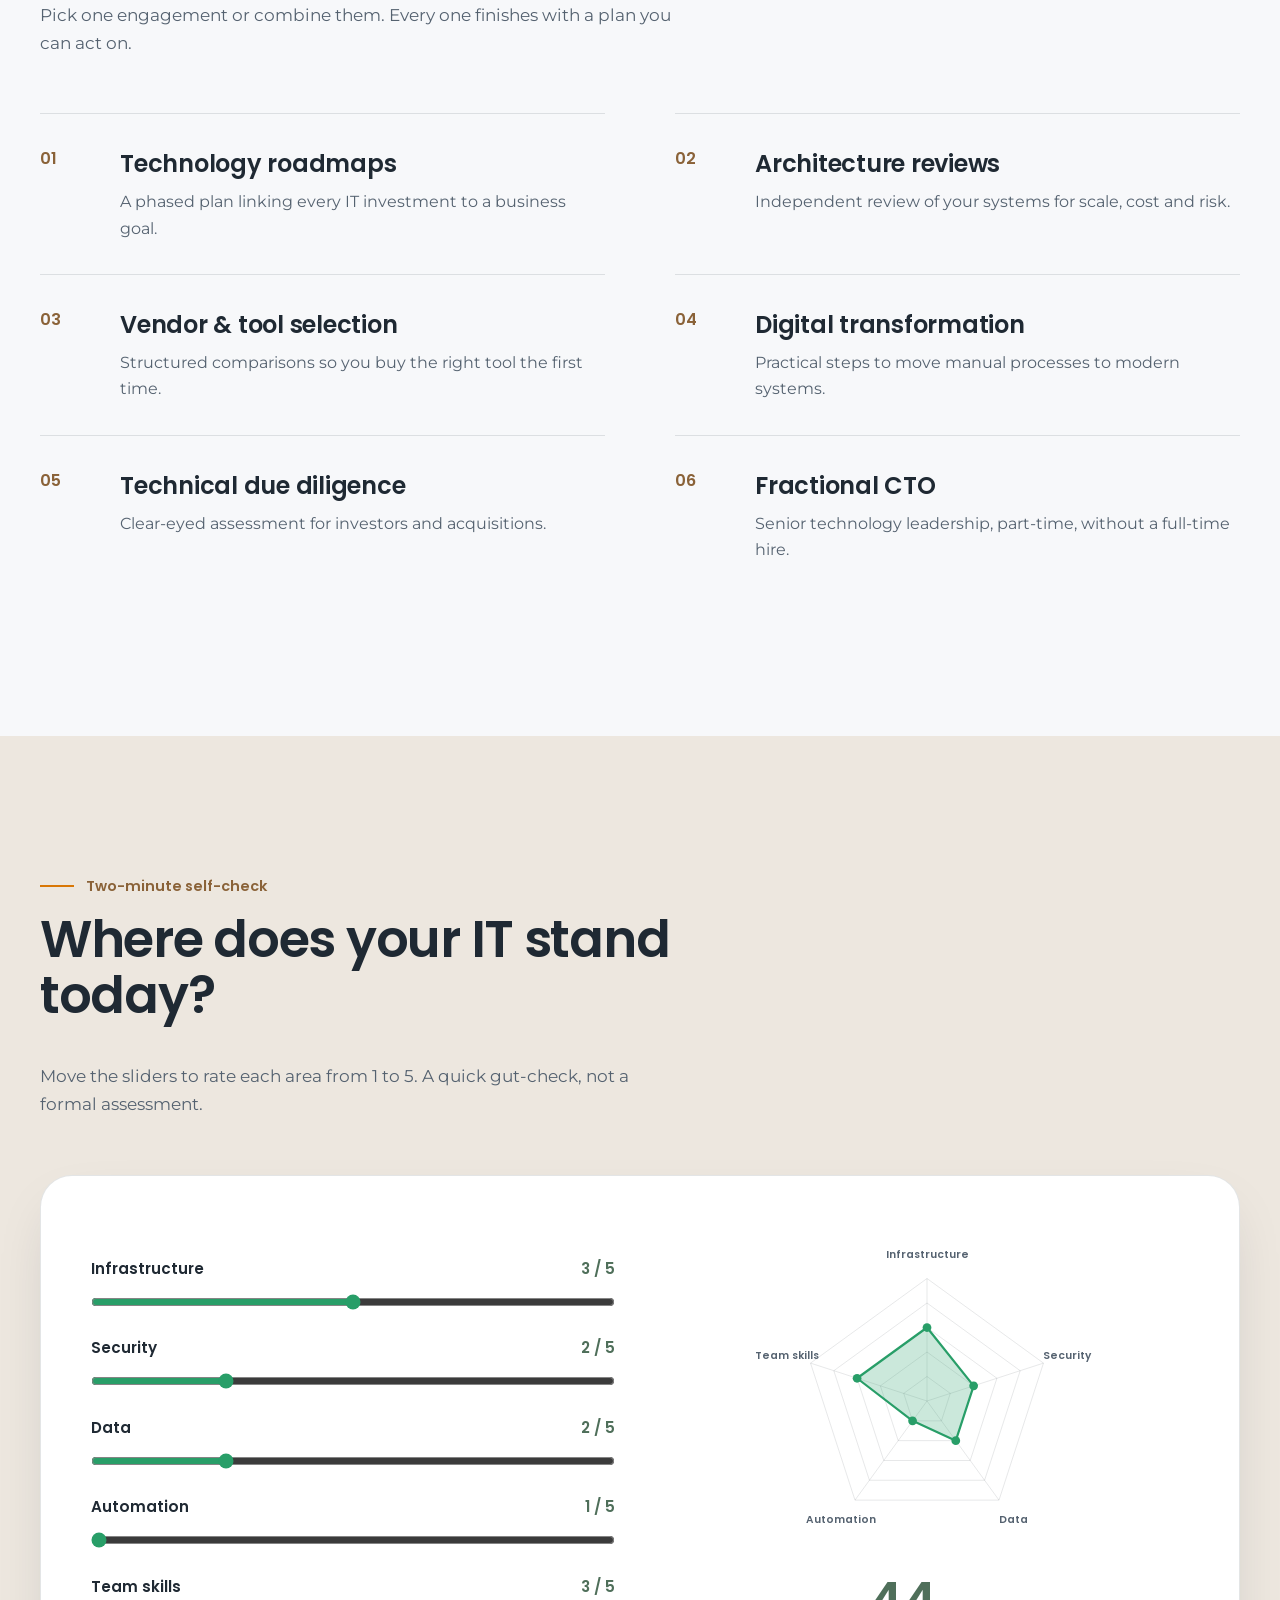
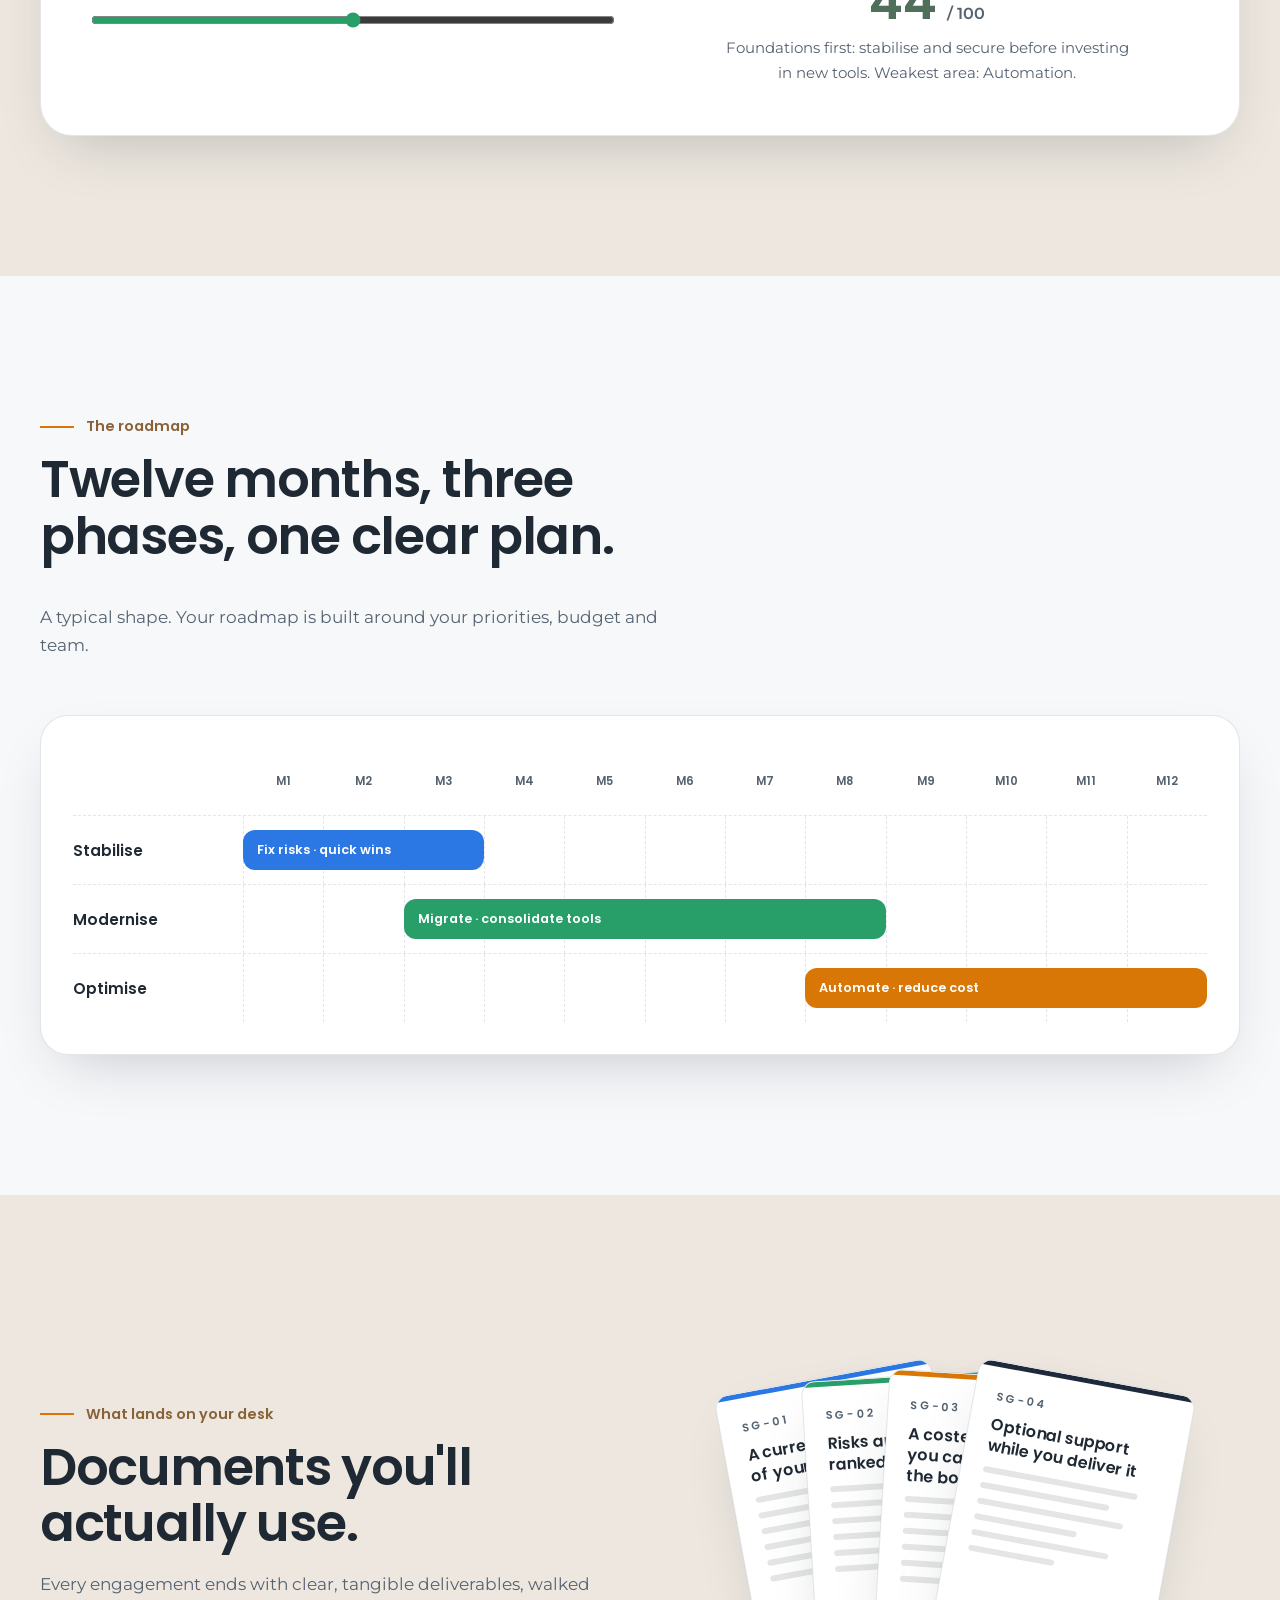
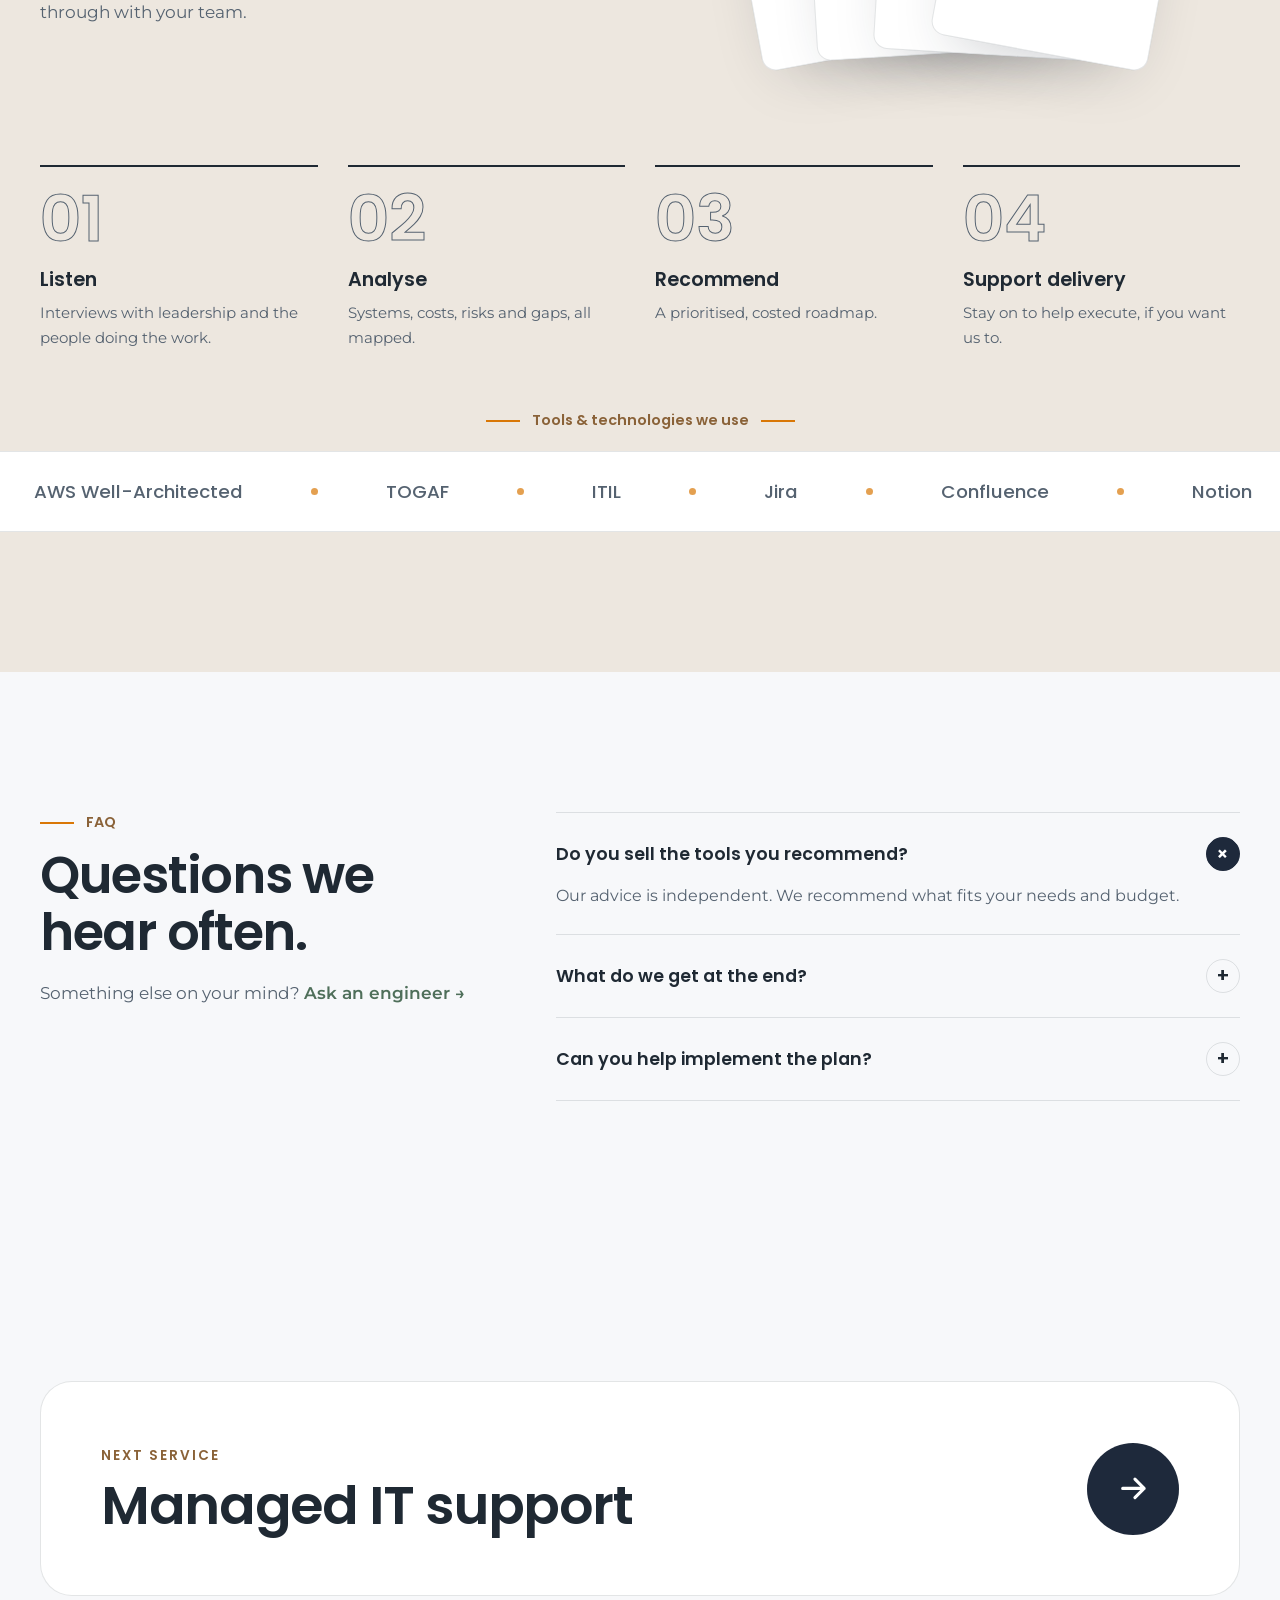
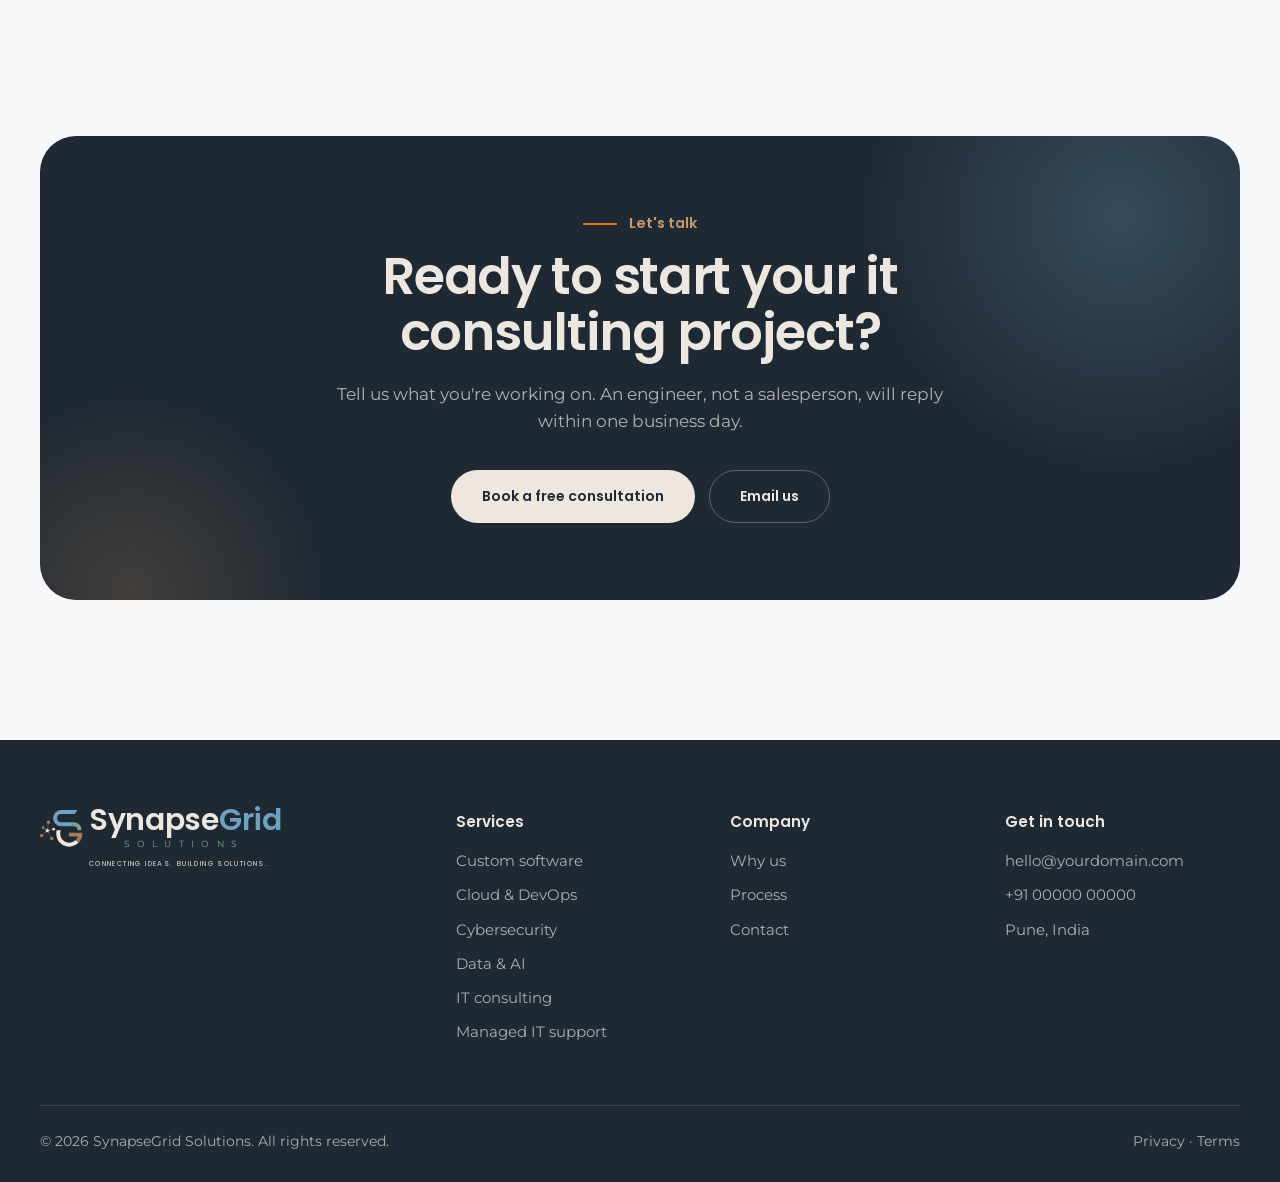
<file: services/it-consulting/index.html>
<!DOCTYPE html>
<html lang="en" data-theme="light">

<head>
    <script async src="https://www.googletagmanager.com/gtag/js?id=G-V6ZFCNS4F2"></script>
    <script>
      window.dataLayer = window.dataLayer || [];
      function gtag(){dataLayer.push(arguments);}
      gtag('js', new Date());
      gtag('config', 'G-V6ZFCNS4F2');
    </script>
    <meta charset="utf-8">
    <meta name="viewport" content="width=device-width, initial-scale=1">
    <title>IT consulting — SynapseGrid Solutions</title>
    <meta name="description" content="Roadmaps, vendor selection and architecture reviews that end in a clear plan, not a slide deck that gathers dust.">
    <link rel="icon" type="image/svg+xml" href="../../assets/synapsegrid-icon.svg">
    <script>try { if ('scrollRestoration' in history) history.scrollRestoration = 'manual'; window.scrollTo(0, 0); var t = localStorage.getItem('sg_theme'); if (t) document.documentElement.dataset.theme = t } catch (e) { }</script>
    <link rel="preconnect" href="https://fonts.googleapis.com">
    <link rel="preconnect" href="https://fonts.gstatic.com" crossorigin>
    <link
        href="https://fonts.googleapis.com/css2?family=Montserrat:wght@400;500;600&family=Poppins:wght@400;500;600;700&display=swap"
        rel="stylesheet">
    <noscript>
        <style>
            #curtain {
                display: none
            }
        </style>
    </noscript>
    <link rel="stylesheet" href="../shared/base.css">
    <link rel="stylesheet" href="page.css">
</head>

<body class="p-consulting" style="--a: var(--green); --at: var(--gt);">
    <div id="curtain">
        <div class="ci" id="curtainIcon"><svg viewBox="0 0 24 24" class="" aria-hidden="true"><path d="M3 12a9 9 0 1018 0 9 9 0 10-18 0M15.5 8.5l-2 5-5 2 2-5z"/></svg></div>
    </div>
    <div id="progress"></div>

    <nav id="nav">
        <div class="wrap">
            <a href="../../" class="lockup" id="brand" aria-label="SynapseGrid Solutions home">
                <svg viewBox="215 56 352 284" aria-hidden="true"><g transform="translate(194.89,38.04) scale(.4279)">
<defs><radialGradient id="hf1" gradientUnits="userSpaceOnUse" cx="182" cy="455" r="57"><stop offset="0" stop-color="#EDE7DF"/><stop offset=".28" stop-color="#EDE7DF"/><stop offset="1" stop-color="#A67C52"/></radialGradient></defs>
<g><line class="c-line" x1="182" y1="455" x2="203" y2="292"/><line class="c-line" x1="182" y1="455" x2="99" y2="397"/><line class="c-line" x1="182" y1="455" x2="304" y2="427"/><line class="c-line" x1="182" y1="455" x2="72" y2="549"/><line class="c-line" x1="182" y1="455" x2="266" y2="605"/></g>
<circle class="c-brown" cx="203" cy="292" r="32"/><circle class="c-brown" cx="99" cy="397" r="26"/><circle class="c-brown" cx="72" cy="549" r="32"/><circle class="c-brown" cx="266" cy="605" r="32"/><circle class="c-hub" cx="304" cy="427" r="26"/>
<path class="hubshape" d="M137.7,424.1 Q179.6,449.5 188.9,401.4 Q186.0,450.6 234.6,442.9 Q187.5,457.4 208.4,502.1 Q180.9,460.9 140.9,490.1 Q176.0,455.3 137.7,424.1 Z" fill="url(#hf1)" stroke="url(#hf1)" stroke-width="6" stroke-linejoin="round"/>
<g class="mono"><path class="c-blue" d="M765,56 H450 A157,157 0 0 0 450,370 H650 L688,292 H450 A79,79 0 0 1 450,134 H712 Z"/><path class="c-green" d="M688,292 A156,156 0 0 1 844,448 H766 A78,78 0 0 0 688,370 H650 Z"/><path class="c-dark" d="M360.2,448 A253,253 0 0 0 783.9,690.9 L729.5,636.5 A176,176 0 0 1 441,448 Z"/><path class="c-brown" d="M600,497 H857.6 A253,253 0 0 1 783.9,690.9 L729.5,636.5 A176,176 0 0 0 771.9,568 H600 Z"/></g>
</g></svg><span><span class="word">Synapse<b>Grid</b></span><span class="sub">SOLUTIONS</span></span>
            </a>
            <ul id="menu">
                <li><a href="../../#services" class="on">Services</a></li>
                <li><a href="../../#why">Why us</a></li>
                <li><a href="../../#process">Process</a></li>
                <li><a href="../../#contact">Contact</a></li>
            </ul>
            <div class="nav-r">
                <button class="theme" id="theme" type="button" aria-label="Switch light or dark theme">
                    <svg class="i-moon" viewBox="0 0 24 24">
                        <path d="M20 14.5A8 8 0 019.5 4 8 8 0 1020 14.5z" />
                    </svg>
                    <svg class="i-sun" viewBox="0 0 24 24">
                        <circle cx="12" cy="12" r="4" />
                        <path
                            d="M12 2v2M12 20v2M4.9 4.9l1.4 1.4M17.7 17.7l1.4 1.4M2 12h2M20 12h2M4.9 19.1l1.4-1.4M17.7 6.3l1.4-1.4" />
                    </svg>
                </button>
                <a href="../../?topic=IT%20consulting#contact" class="btn btn-primary" id="navCta">Start a project</a>
                <button class="burger" id="burger" aria-expanded="false" aria-controls="menu">Menu</button>
            </div>
        </div>
    </nav>

    <main id="app">

<header class="hero ed" id="top">
  <div class="wrap in">
    <div class="issue rise" style="--d:.1s"><div class="crumb" style="--d:.1s"><a href="../../">Home</a><span>/</span><a href="../../#services">Services</a><span>/</span><b>IT consulting</b></div><span>VENDOR-NEUTRAL · PLAIN LANGUAGE</span></div>
    <h1 class="h1"><span class="w" style="--i:0"><span>Technology</span></span> <span class="w" style="--i:1"><span>decisions</span></span> <span class="w" style="--i:2"><span>you</span></span> <span class="w" style="--i:3"><span>can</span></span> <span class="w g" style="--i:4"><span>act</span></span> <span class="w g" style="--i:5"><span>on.</span></span></h1>
    <div class="edgrid">
      <p class="sub rise" style="--d:.7s">Roadmaps, vendor selection and architecture reviews that end in a clear plan, not a slide deck that gathers dust.</p>
      <div class="actions rise" style="--d:.85s"><a href="../../?topic=IT%20consulting#contact" class="btn btn-primary">Book a free consultation</a><a href="#included" class="btn btn-ghost">See what's included</a></div>
      <div class="memo rise" style="--d:1s" aria-hidden="true"><h4>BOARD MEMO · SAMPLE</h4>
        <p>Current state: 46 systems mapped, 9 open risks.</p>
        <p><span class="hl" style="transition-delay:1.4s">Consolidate three overlapping tools into one platform.</span></p>
        <p><span class="hl" style="transition-delay:1.9s">Move backups off-site before the next audit.</span></p>
        <p>Phase 1 can start next month.</p><span class="stamp">APPROVED</span></div>
    </div>
    <div class="estats rise" style="--d:1s" id="stats"><div class="st"><b data-n="90" data-d="0" data-p="" data-s="-day">0-day</b><span>Action plans</span></div><div class="st"><b>Neutral</b><span>Vendor-independent advice</span></div><div class="st"><b data-n="4" data-d="0" data-p="" data-s=" wk">0 wk</b><span>Typical assessment</span></div><div class="st"><b>Plain</b><span>Language, no jargon</span></div></div>
  </div>
</header>
<div class="switch"><div class="wrap"><small>ALL SERVICES</small><a href="../custom-software/" class="" ><svg viewBox="0 0 24 24" class="" aria-hidden="true"><path d="M8 8l-4 4 4 4M16 8l4 4-4 4M14 5l-4 14"/></svg>Custom software</a><a href="../cloud-devops/" class="" ><svg viewBox="0 0 24 24" class="" aria-hidden="true"><path d="M7 18a4 4 0 010-8 5 5 0 019.6-1A4.5 4.5 0 0117 18z"/></svg>Cloud & DevOps</a><a href="../cybersecurity/" class="" ><svg viewBox="0 0 24 24" class="" aria-hidden="true"><path d="M12 3l8 3v6c0 5-3.5 8-8 9-4.5-1-8-4-8-9V6zM9 12l2 2 4-4"/></svg>Cybersecurity</a><a href="../data-ai/" class="" ><svg viewBox="0 0 24 24" class="" aria-hidden="true"><path d="M4 20V4M4 20h16M8 16v-5M13 16V8M18 16v-9"/></svg>Data & AI</a><a href="../it-consulting/" class="on" aria-current="page"><svg viewBox="0 0 24 24" class="" aria-hidden="true"><path d="M3 12a9 9 0 1018 0 9 9 0 10-18 0M15.5 8.5l-2 5-5 2 2-5z"/></svg>IT consulting</a><a href="../managed-it-support/" class="" ><svg viewBox="0 0 24 24" class="" aria-hidden="true"><path d="M4 14v-2a8 8 0 0116 0v2M4 14h3v5H4zM17 14h3v5h-3z"/></svg>Managed IT support</a></div></div>
<section class="block" id="included"><div class="wrap">
  <div class="head rv"><div><div class="kicker">What's included</div><h2>Advice that ends in a decision.</h2></div><p class="lead" style="margin:0">Pick one engagement or combine them. Every one finishes with a plan you can act on.</p></div>
  <div class="elist"><article class="rv"><em>01</em><div><h3>Technology roadmaps</h3><p>A phased plan linking every IT investment to a business goal.</p></div></article><article class="rv"><em>02</em><div><h3>Architecture reviews</h3><p>Independent review of your systems for scale, cost and risk.</p></div></article><article class="rv"><em>03</em><div><h3>Vendor & tool selection</h3><p>Structured comparisons so you buy the right tool the first time.</p></div></article><article class="rv"><em>04</em><div><h3>Digital transformation</h3><p>Practical steps to move manual processes to modern systems.</p></div></article><article class="rv"><em>05</em><div><h3>Technical due diligence</h3><p>Clear-eyed assessment for investors and acquisitions.</p></div></article><article class="rv"><em>06</em><div><h3>Fractional CTO</h3><p>Senior technology leadership, part-time, without a full-time hire.</p></div></article></div>
</div></section>
<section class="block alt"><div class="wrap">
  <div class="head rv"><div><div class="kicker">Two-minute self-check</div><h2>Where does your IT stand today?</h2></div><p class="lead" style="margin:0">Move the sliders to rate each area from 1 to 5. A quick gut-check, not a formal assessment.</p></div>
  <div class="mat rv" data-go="mat">
    <div><div class="srow"><label>Infrastructure<em>3 / 5</em></label><input type="range" min="1" max="5" step="1" value="3" aria-label="Infrastructure"></div><div class="srow"><label>Security<em>2 / 5</em></label><input type="range" min="1" max="5" step="1" value="2" aria-label="Security"></div><div class="srow"><label>Data<em>2 / 5</em></label><input type="range" min="1" max="5" step="1" value="2" aria-label="Data"></div><div class="srow"><label>Automation<em>1 / 5</em></label><input type="range" min="1" max="5" step="1" value="1" aria-label="Automation"></div><div class="srow"><label>Team skills<em>3 / 5</em></label><input type="range" min="1" max="5" step="1" value="3" aria-label="Team skills"></div></div>
    <div class="rad"><svg viewBox="-40 0 480 400" aria-hidden="true"></svg><div class="score"><b>0</b><span>/ 100</span></div><p class="verdict"></p></div>
  </div>
</div></section>
<section class="block"><div class="wrap">
  <div class="head rv"><div><div class="kicker">The roadmap</div><h2>Twelve months, three phases, one clear plan.</h2></div><p class="lead" style="margin:0">A typical shape. Your roadmap is built around your priorities, budget and team.</p></div>
  <div class="gantt rv"><div class="g-in">
    <div class="g-row g-head"><b></b><div class="g-track"><span>M1</span><span>M2</span><span>M3</span><span>M4</span><span>M5</span><span>M6</span><span>M7</span><span>M8</span><span>M9</span><span>M10</span><span>M11</span><span>M12</span></div></div>
    <div class="g-row"><b>Stabilise</b><div class="g-track"><span></span><span></span><span></span><span></span><span></span><span></span><span></span><span></span><span></span><span></span><span></span><span></span><div class="g-bar" style="--s:0;--w:3;--c:var(--blue);--k:0">Fix risks · quick wins</div></div></div><div class="g-row"><b>Modernise</b><div class="g-track"><span></span><span></span><span></span><span></span><span></span><span></span><span></span><span></span><span></span><span></span><span></span><span></span><div class="g-bar" style="--s:2;--w:6;--c:var(--green);--k:1">Migrate · consolidate tools</div></div></div><div class="g-row"><b>Optimise</b><div class="g-track"><span></span><span></span><span></span><span></span><span></span><span></span><span></span><span></span><span></span><span></span><span></span><span></span><div class="g-bar" style="--s:7;--w:5;--c:var(--brown);--k:2">Automate · reduce cost</div></div></div>
  </div></div>
</div></section>
<section class="block alt"><div class="wrap">
  <div class="duo">
    <div class="rv"><div class="kicker">What lands on your desk</div><h2>Documents you'll actually use.</h2><p class="lead">Every engagement ends with clear, tangible deliverables, walked through with your team.</p></div>
    <div class="rv"><div class="fan" aria-hidden="true"><div class="doc" style="--k:0"><small>SG-01</small><h4>A current-state map of your IT estate</h4><span class="ln" style="width:90%"></span><span class="ln" style="width:75%"></span><span class="ln" style="width:85%"></span><span class="ln" style="width:60%"></span><span class="ln" style="width:80%"></span><span class="ln" style="width:50%"></span></div><div class="doc" style="--k:1"><small>SG-02</small><h4>Risks and quick wins ranked by impact</h4><span class="ln" style="width:90%"></span><span class="ln" style="width:75%"></span><span class="ln" style="width:85%"></span><span class="ln" style="width:60%"></span><span class="ln" style="width:80%"></span><span class="ln" style="width:50%"></span></div><div class="doc" style="--k:2"><small>SG-03</small><h4>A costed roadmap you can present to the board</h4><span class="ln" style="width:90%"></span><span class="ln" style="width:75%"></span><span class="ln" style="width:85%"></span><span class="ln" style="width:60%"></span><span class="ln" style="width:80%"></span><span class="ln" style="width:50%"></span></div><div class="doc" style="--k:3"><small>SG-04</small><h4>Optional support while you deliver it</h4><span class="ln" style="width:90%"></span><span class="ln" style="width:75%"></span><span class="ln" style="width:85%"></span><span class="ln" style="width:60%"></span><span class="ln" style="width:80%"></span><span class="ln" style="width:50%"></span></div></div></div>
  </div>
  <div class="esteps"><div class="rv"><em>01</em><h3>Listen</h3><p>Interviews with leadership and the people doing the work.</p></div><div class="rv"><em>02</em><h3>Analyse</h3><p>Systems, costs, risks and gaps, all mapped.</p></div><div class="rv"><em>03</em><h3>Recommend</h3><p>A prioritised, costed roadmap.</p></div><div class="rv"><em>04</em><h3>Support delivery</h3><p>Stay on to help execute, if you want us to.</p></div></div>
</div><div class="stack rv"><div class="kicker">Tools &amp; technologies we use</div><div class="marquee"><div class="track"><span>AWS Well-Architected</span><span>TOGAF</span><span>ITIL</span><span>Jira</span><span>Confluence</span><span>Notion</span><span>Miro</span><span>Lucidchart</span><span>Power BI</span><span>Microsoft 365</span><span>AWS Well-Architected</span><span>TOGAF</span><span>ITIL</span><span>Jira</span><span>Confluence</span><span>Notion</span><span>Miro</span><span>Lucidchart</span><span>Power BI</span><span>Microsoft 365</span></div></div></div></section>
<section class="block"><div class="wrap faq">
      <div class="rv"><div class="kicker">FAQ</div><h2>Questions we hear often.</h2><p class="lead">Something else on your mind? <a href="../../?topic=IT%20consulting#contact" style="color:var(--at);font-weight:600">Ask an engineer →</a></p></div>
      <div class="rv"><details open><summary>Do you sell the tools you recommend?<i aria-hidden="true"></i></summary><p>Our advice is independent. We recommend what fits your needs and budget.</p></details><details><summary>What do we get at the end?<i aria-hidden="true"></i></summary><p>A written report and roadmap in plain language, plus a walkthrough session with your team.</p></details><details><summary>Can you help implement the plan?<i aria-hidden="true"></i></summary><p>Yes. Our engineering teams can deliver it, or we can support your chosen partners.</p></details></div></div></section><section class="block" style="padding-bottom:0"><div class="wrap"><a class="next rv" href="../managed-it-support/"><div><small>NEXT SERVICE</small><h3>Managed IT support</h3></div><span class="arr"><svg viewBox="0 0 24 24" class="" aria-hidden="true"><path d="M5 12h14M13 6l6 6-6 6"/></svg></span></a></div></section><section class="block"><div class="wrap"><div class="dark-panel cta rv"><div>
      <div class="kicker" style="justify-content:center">Let's talk</div><h2>Ready to start your it consulting project?</h2>
      <p class="lead">Tell us what you're working on. An engineer, not a salesperson, will reply within one business day.</p>
      <div class="actions"><a href="../../?topic=IT%20consulting#contact" class="btn" style="background:#EDE7DF;color:#1F2933">Book a free consultation</a>
      <a href="mailto:synapsegridsolutions@gmail.com?subject=IT%20consulting%20enquiry" class="btn" style="border-color:rgba(237,231,223,.3);color:#EDE7DF">Email us</a></div></div></div></div></section>
    </main>

    <footer>
        <div class="wrap">
            <div class="fgrid">
                <div>
                    <div class="lockup" id="flogo">
                        <svg viewBox="215 56 352 284" aria-hidden="true"><g transform="translate(194.89,38.04) scale(.4279)">
<defs><radialGradient id="hf2" gradientUnits="userSpaceOnUse" cx="182" cy="455" r="57"><stop offset="0" stop-color="#EDE7DF"/><stop offset=".28" stop-color="#EDE7DF"/><stop offset="1" stop-color="#A67C52"/></radialGradient></defs>
<g><line class="c-line" x1="182" y1="455" x2="203" y2="292"/><line class="c-line" x1="182" y1="455" x2="99" y2="397"/><line class="c-line" x1="182" y1="455" x2="304" y2="427"/><line class="c-line" x1="182" y1="455" x2="72" y2="549"/><line class="c-line" x1="182" y1="455" x2="266" y2="605"/></g>
<circle class="c-brown" cx="203" cy="292" r="32"/><circle class="c-brown" cx="99" cy="397" r="26"/><circle class="c-brown" cx="72" cy="549" r="32"/><circle class="c-brown" cx="266" cy="605" r="32"/><circle class="c-hub" cx="304" cy="427" r="26"/>
<path class="hubshape" d="M137.7,424.1 Q179.6,449.5 188.9,401.4 Q186.0,450.6 234.6,442.9 Q187.5,457.4 208.4,502.1 Q180.9,460.9 140.9,490.1 Q176.0,455.3 137.7,424.1 Z" fill="url(#hf2)" stroke="url(#hf2)" stroke-width="6" stroke-linejoin="round"/>
<g class="mono"><path class="c-blue" d="M765,56 H450 A157,157 0 0 0 450,370 H650 L688,292 H450 A79,79 0 0 1 450,134 H712 Z"/><path class="c-green" d="M688,292 A156,156 0 0 1 844,448 H766 A78,78 0 0 0 688,370 H650 Z"/><path class="c-dark" d="M360.2,448 A253,253 0 0 0 783.9,690.9 L729.5,636.5 A176,176 0 0 1 441,448 Z"/><path class="c-brown" d="M600,497 H857.6 A253,253 0 0 1 783.9,690.9 L729.5,636.5 A176,176 0 0 0 771.9,568 H600 Z"/></g>
</g></svg><span><span class="word">Synapse<b>Grid</b></span><span class="sub">SOLUTIONS</span></span>
                    </div>
                    <p>Connecting ideas. Building solutions.</p>
                </div>
                <div>
                    <h5>Services</h5>
                    <ul id="fserv">
                        <li><a href="../custom-software/">Custom software</a></li>
                        <li><a href="../cloud-devops/">Cloud & DevOps</a></li>
                        <li><a href="../cybersecurity/">Cybersecurity</a></li>
                        <li><a href="../data-ai/">Data & AI</a></li>
                        <li><a href="../it-consulting/">IT consulting</a></li>
                        <li><a href="../managed-it-support/">Managed IT support</a></li>
                    </ul>
                </div>
                <div>
                    <h5>Company</h5>
                    <ul>
                        <li><a href="../../#why">Why us</a></li>
                        <li><a href="../../#process">Process</a></li>
                        <li><a href="../../#contact">Contact</a></li>
                    </ul>
                </div>
                <div>
                    <h5>Get in touch</h5>
                    <ul>
                        <li>hello@yourdomain.com</li>
                        <li>+91 00000 00000</li>
                        <li>Pune, India</li>
                    </ul>
                </div>
            </div>
            <div class="legal"><span>© <span id="yr"></span> SynapseGrid Solutions. All rights
                    reserved.</span><span>Privacy · Terms</span></div>
        </div>
    </footer>

    <script src="../shared/services.js"></script>
    <script src="../shared/shell.js" defer></script>
    <script src="page.js" defer></script>
</body>

</html>
</file>
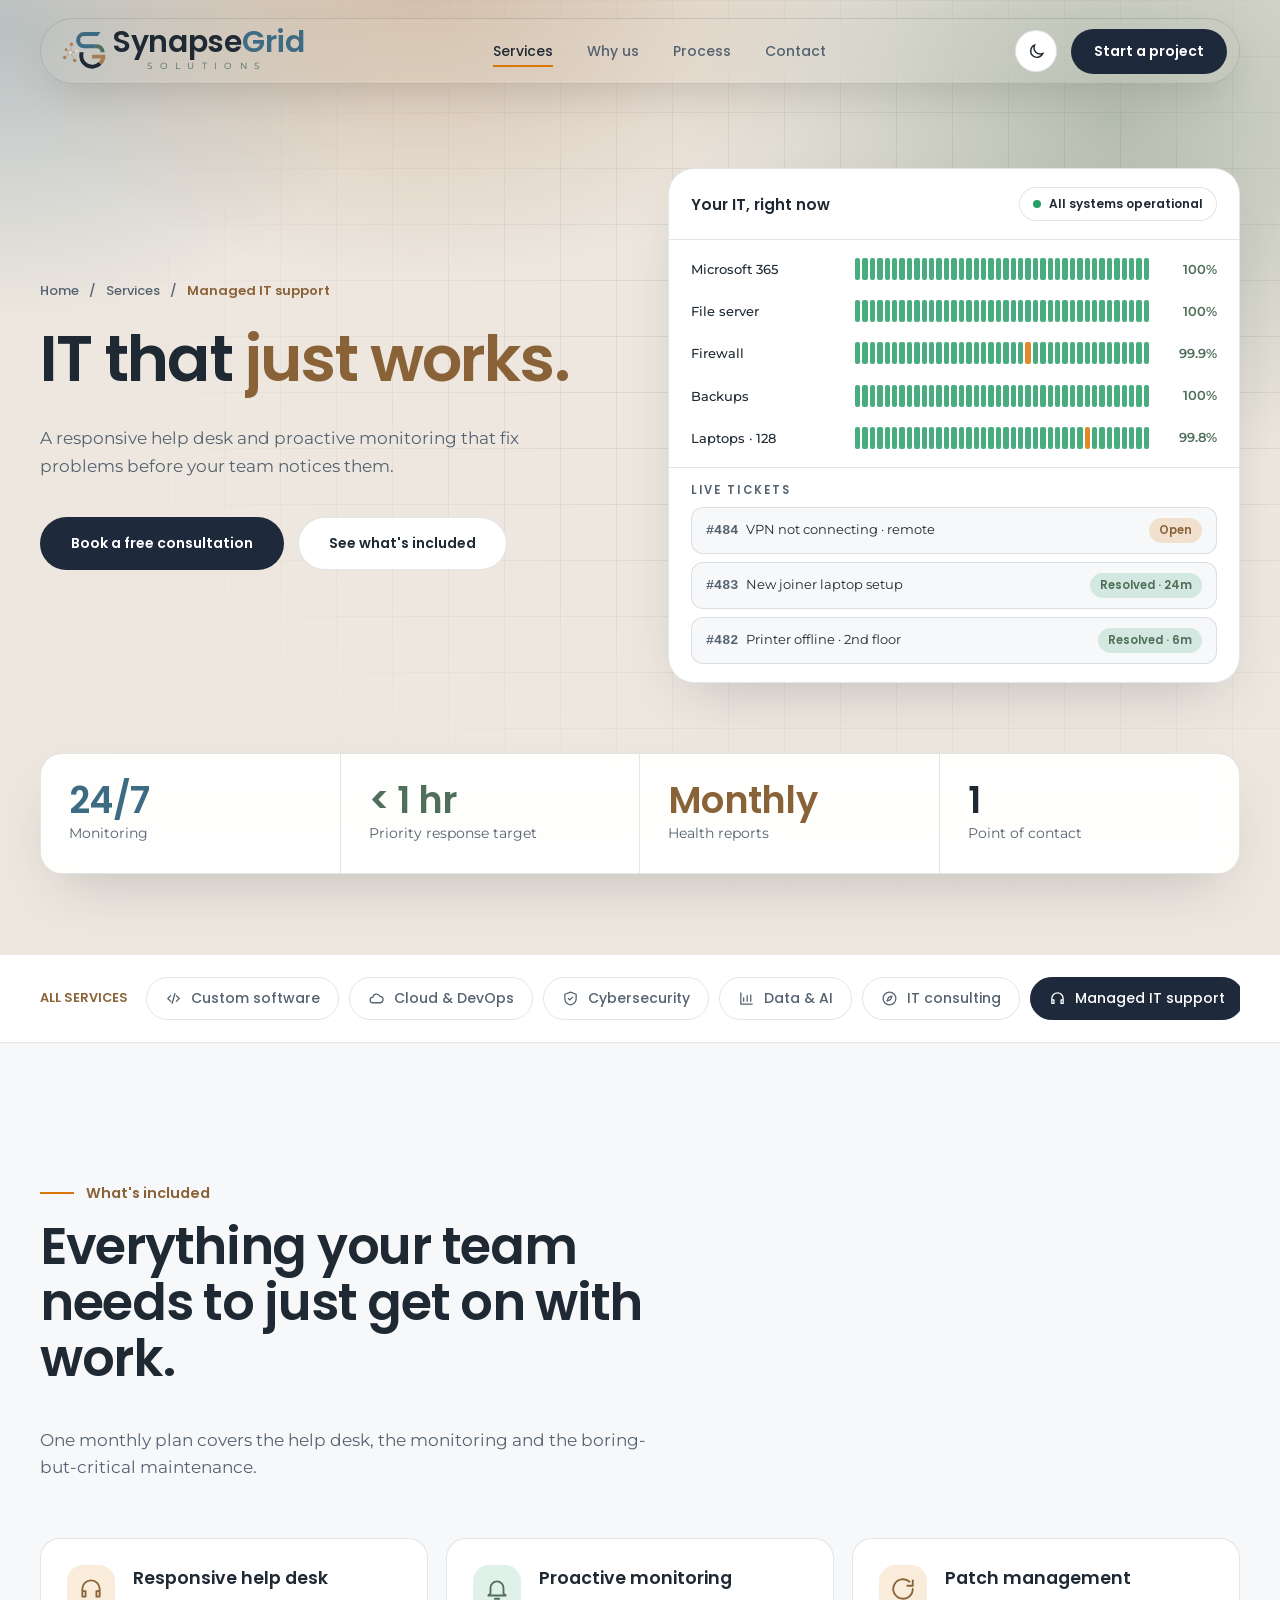
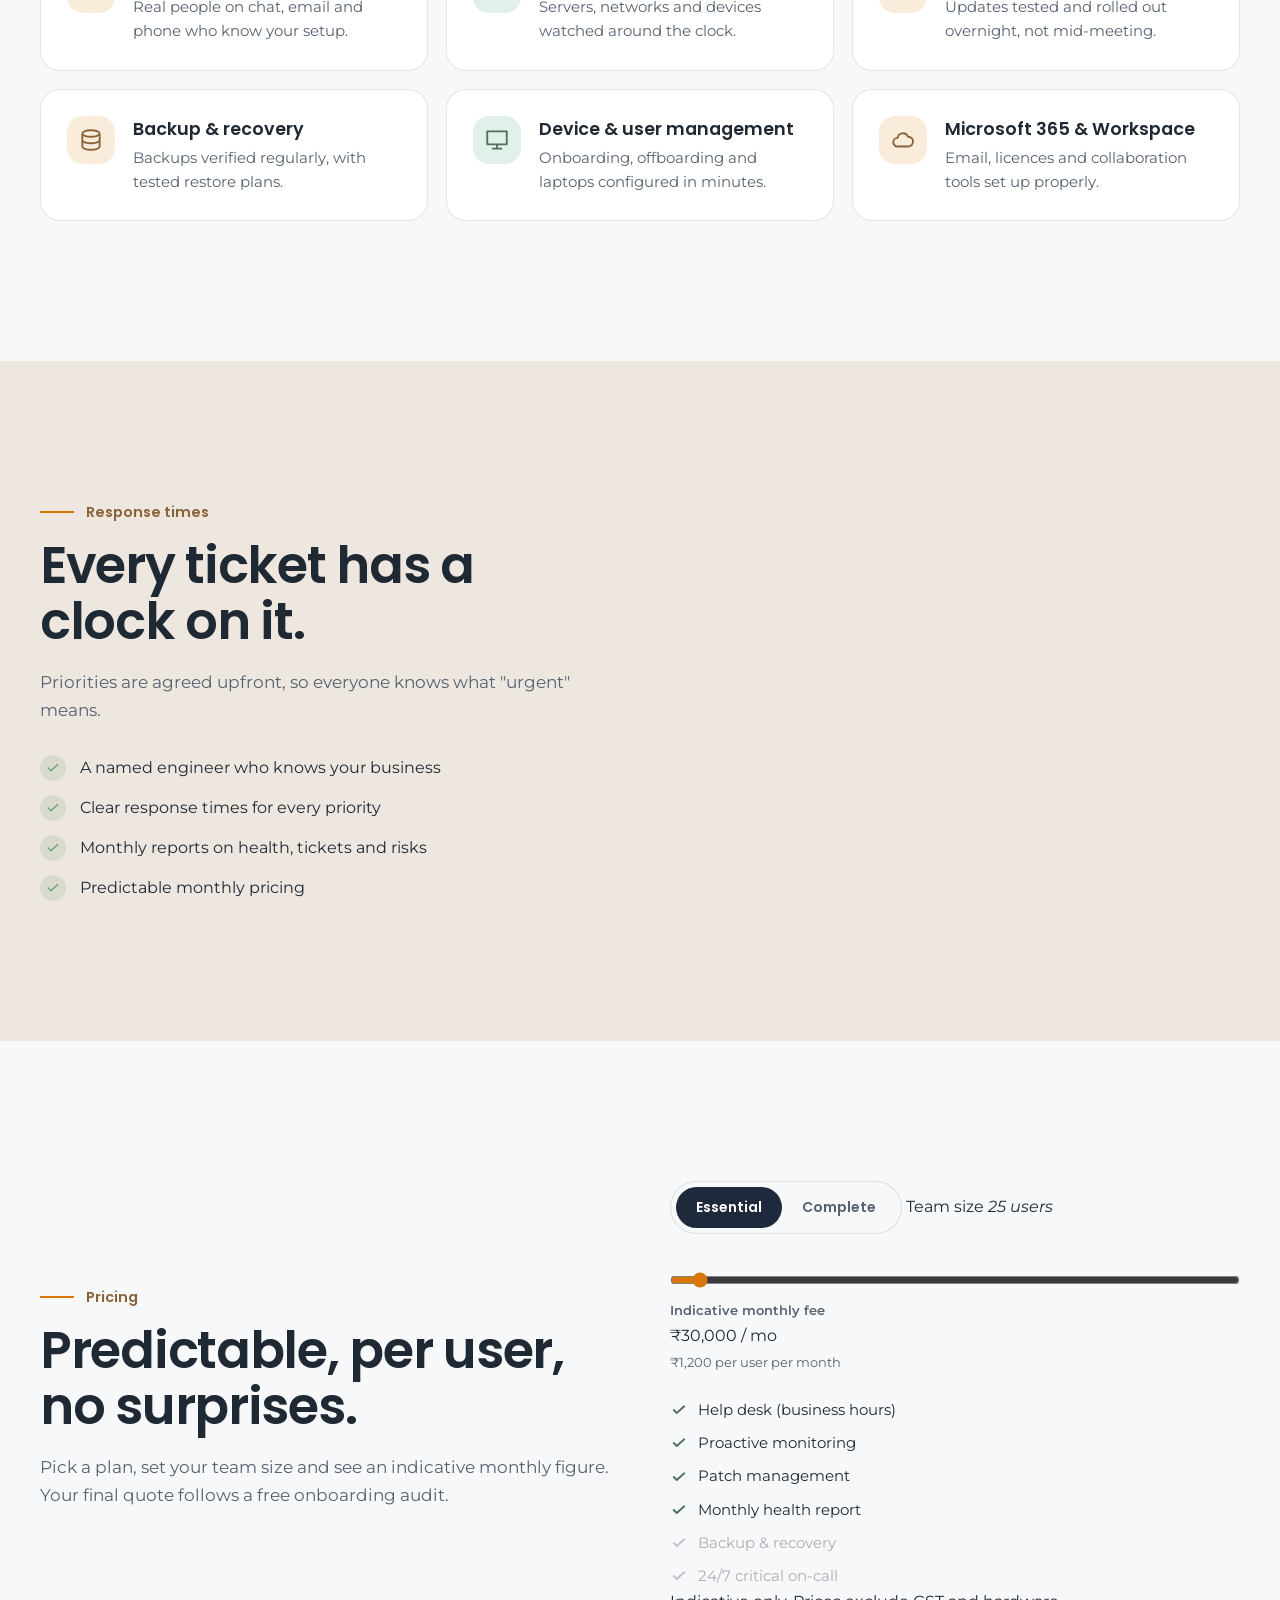
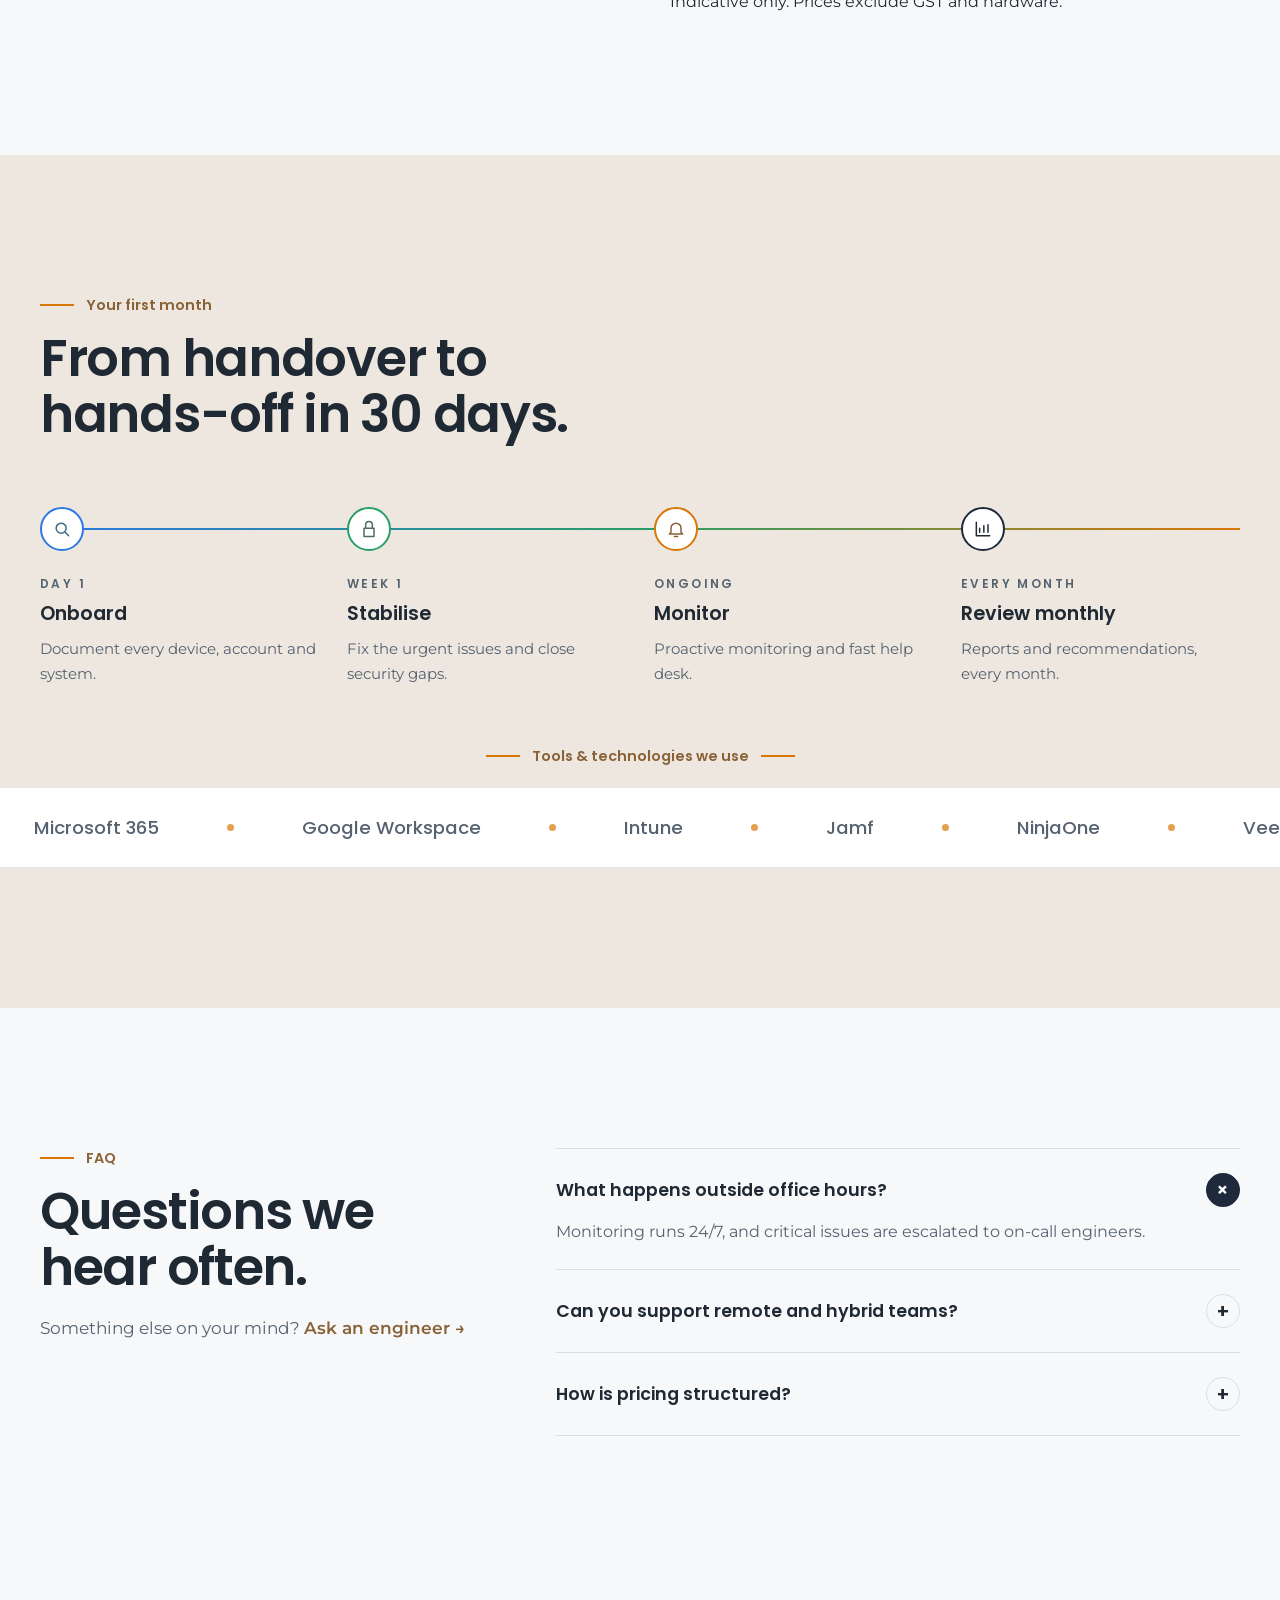
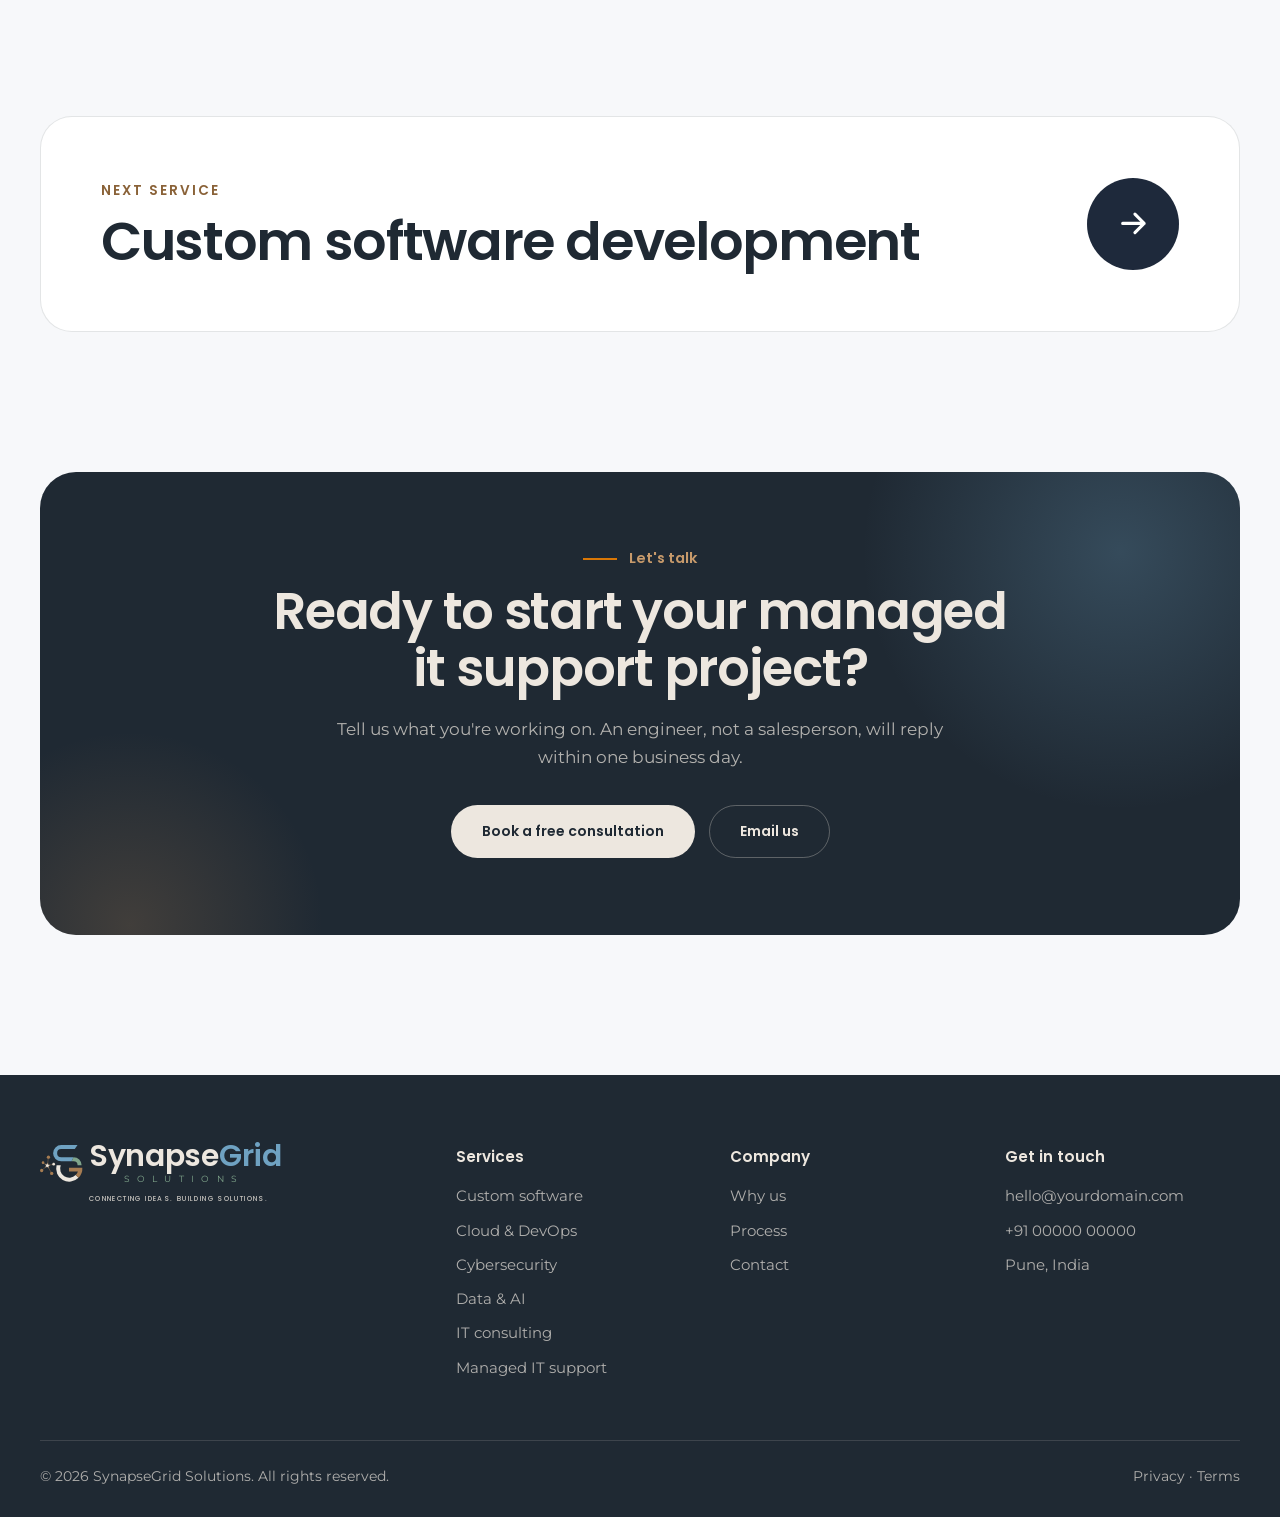
<file: services/managed-it-support/index.html>
<!DOCTYPE html>
<html lang="en" data-theme="light">

<head>
    <script async src="https://www.googletagmanager.com/gtag/js?id=G-V6ZFCNS4F2"></script>
    <script>
      window.dataLayer = window.dataLayer || [];
      function gtag(){dataLayer.push(arguments);}
      gtag('js', new Date());
      gtag('config', 'G-V6ZFCNS4F2');
    </script>
    <meta charset="utf-8">
    <meta name="viewport" content="width=device-width, initial-scale=1">
    <title>Managed IT support — SynapseGrid Solutions</title>
    <meta name="description" content="A responsive help desk and proactive monitoring that fix problems before your team notices them.">
    <link rel="icon" type="image/svg+xml" href="../../assets/synapsegrid-icon.svg">
    <script>try { if ('scrollRestoration' in history) history.scrollRestoration = 'manual'; window.scrollTo(0, 0); var t = localStorage.getItem('sg_theme'); if (t) document.documentElement.dataset.theme = t } catch (e) { }</script>
    <link rel="preconnect" href="https://fonts.googleapis.com">
    <link rel="preconnect" href="https://fonts.gstatic.com" crossorigin>
    <link
        href="https://fonts.googleapis.com/css2?family=Montserrat:wght@400;500;600&family=Poppins:wght@400;500;600;700&display=swap"
        rel="stylesheet">
    <noscript>
        <style>
            #curtain {
                display: none
            }
        </style>
    </noscript>
    <link rel="stylesheet" href="../shared/base.css">
    <link rel="stylesheet" href="page.css">
</head>

<body class="p-support" style="--a: var(--brown); --at: var(--rt);">
    <div id="curtain">
        <div class="ci" id="curtainIcon"><svg viewBox="0 0 24 24" class="" aria-hidden="true"><path d="M4 14v-2a8 8 0 0116 0v2M4 14h3v5H4zM17 14h3v5h-3z"/></svg></div>
    </div>
    <div id="progress"></div>

    <nav id="nav">
        <div class="wrap">
            <a href="../../" class="lockup" id="brand" aria-label="SynapseGrid Solutions home">
                <svg viewBox="215 56 352 284" aria-hidden="true"><g transform="translate(194.89,38.04) scale(.4279)">
<defs><radialGradient id="hf1" gradientUnits="userSpaceOnUse" cx="182" cy="455" r="57"><stop offset="0" stop-color="#EDE7DF"/><stop offset=".28" stop-color="#EDE7DF"/><stop offset="1" stop-color="#A67C52"/></radialGradient></defs>
<g><line class="c-line" x1="182" y1="455" x2="203" y2="292"/><line class="c-line" x1="182" y1="455" x2="99" y2="397"/><line class="c-line" x1="182" y1="455" x2="304" y2="427"/><line class="c-line" x1="182" y1="455" x2="72" y2="549"/><line class="c-line" x1="182" y1="455" x2="266" y2="605"/></g>
<circle class="c-brown" cx="203" cy="292" r="32"/><circle class="c-brown" cx="99" cy="397" r="26"/><circle class="c-brown" cx="72" cy="549" r="32"/><circle class="c-brown" cx="266" cy="605" r="32"/><circle class="c-hub" cx="304" cy="427" r="26"/>
<path class="hubshape" d="M137.7,424.1 Q179.6,449.5 188.9,401.4 Q186.0,450.6 234.6,442.9 Q187.5,457.4 208.4,502.1 Q180.9,460.9 140.9,490.1 Q176.0,455.3 137.7,424.1 Z" fill="url(#hf1)" stroke="url(#hf1)" stroke-width="6" stroke-linejoin="round"/>
<g class="mono"><path class="c-blue" d="M765,56 H450 A157,157 0 0 0 450,370 H650 L688,292 H450 A79,79 0 0 1 450,134 H712 Z"/><path class="c-green" d="M688,292 A156,156 0 0 1 844,448 H766 A78,78 0 0 0 688,370 H650 Z"/><path class="c-dark" d="M360.2,448 A253,253 0 0 0 783.9,690.9 L729.5,636.5 A176,176 0 0 1 441,448 Z"/><path class="c-brown" d="M600,497 H857.6 A253,253 0 0 1 783.9,690.9 L729.5,636.5 A176,176 0 0 0 771.9,568 H600 Z"/></g>
</g></svg><span><span class="word">Synapse<b>Grid</b></span><span class="sub">SOLUTIONS</span></span>
            </a>
            <ul id="menu">
                <li><a href="../../#services" class="on">Services</a></li>
                <li><a href="../../#why">Why us</a></li>
                <li><a href="../../#process">Process</a></li>
                <li><a href="../../#contact">Contact</a></li>
            </ul>
            <div class="nav-r">
                <button class="theme" id="theme" type="button" aria-label="Switch light or dark theme">
                    <svg class="i-moon" viewBox="0 0 24 24">
                        <path d="M20 14.5A8 8 0 019.5 4 8 8 0 1020 14.5z" />
                    </svg>
                    <svg class="i-sun" viewBox="0 0 24 24">
                        <circle cx="12" cy="12" r="4" />
                        <path
                            d="M12 2v2M12 20v2M4.9 4.9l1.4 1.4M17.7 17.7l1.4 1.4M2 12h2M20 12h2M4.9 19.1l1.4-1.4M17.7 6.3l1.4-1.4" />
                    </svg>
                </button>
                <a href="../../?topic=Managed%20IT%20support#contact" class="btn btn-primary" id="navCta">Start a project</a>
                <button class="burger" id="burger" aria-expanded="false" aria-controls="menu">Menu</button>
            </div>
        </div>
    </nav>

    <main id="app">

<header class="hero" id="top"><div class="aurora"></div><div class="gridbg"></div>
  <div class="wrap in"><div class="split">
    <div><div class="crumb rise" style="--d:.1s"><a href="../../">Home</a><span>/</span><a href="../../#services">Services</a><span>/</span><b>Managed IT support</b></div><h1 class="h1"><span class="w" style="--i:0"><span>IT</span></span> <span class="w" style="--i:1"><span>that</span></span> <span class="w g" style="--i:2"><span>just</span></span> <span class="w g" style="--i:3"><span>works.</span></span></h1><p class="sub rise" style="--d:.7s">A responsive help desk and proactive monitoring that fix problems before your team notices them.</p><div class="actions rise" style="--d:.85s"><a href="../../?topic=Managed%20IT%20support#contact" class="btn btn-primary">Book a free consultation</a><a href="#included" class="btn btn-ghost">See what's included</a></div></div>
    <div class="status rise" style="--d:.5s" aria-hidden="true">
      <header><span>Your IT, right now</span><span class="pill"><i></i>All systems operational</span></header>
      <div style="padding:8px 0"><div class="sys"><span>Microsoft 365</span><div class="up"><i></i><i></i><i></i><i></i><i></i><i></i><i></i><i></i><i></i><i></i><i></i><i></i><i></i><i></i><i></i><i></i><i></i><i></i><i></i><i></i><i></i><i></i><i></i><i></i><i></i><i></i><i></i><i></i><i></i><i></i><i></i><i></i><i></i><i></i><i></i><i></i><i></i><i></i><i></i><i></i></div><em>100%</em></div><div class="sys"><span>File server</span><div class="up"><i></i><i></i><i></i><i></i><i></i><i></i><i></i><i></i><i></i><i></i><i></i><i></i><i></i><i></i><i></i><i></i><i></i><i></i><i></i><i></i><i></i><i></i><i></i><i></i><i></i><i></i><i></i><i></i><i></i><i></i><i></i><i></i><i></i><i></i><i></i><i></i><i></i><i></i><i></i><i></i></div><em>100%</em></div><div class="sys"><span>Firewall</span><div class="up"><i></i><i></i><i></i><i></i><i></i><i></i><i></i><i></i><i></i><i></i><i></i><i></i><i></i><i></i><i></i><i></i><i></i><i></i><i></i><i></i><i></i><i></i><i></i><i class="w"></i><i></i><i></i><i></i><i></i><i></i><i></i><i></i><i></i><i></i><i></i><i></i><i></i><i></i><i></i><i></i><i></i></div><em>99.9%</em></div><div class="sys"><span>Backups</span><div class="up"><i></i><i></i><i></i><i></i><i></i><i></i><i></i><i></i><i></i><i></i><i></i><i></i><i></i><i></i><i></i><i></i><i></i><i></i><i></i><i></i><i></i><i></i><i></i><i></i><i></i><i></i><i></i><i></i><i></i><i></i><i></i><i></i><i></i><i></i><i></i><i></i><i></i><i></i><i></i><i></i></div><em>100%</em></div><div class="sys"><span>Laptops · 128</span><div class="up"><i></i><i></i><i></i><i></i><i></i><i></i><i></i><i></i><i></i><i></i><i></i><i></i><i></i><i></i><i></i><i></i><i></i><i></i><i></i><i></i><i></i><i></i><i></i><i></i><i></i><i></i><i></i><i></i><i></i><i></i><i></i><i class="w"></i><i></i><i></i><i></i><i></i><i></i><i></i><i></i><i></i></div><em>99.8%</em></div></div>
      <div class="tix"><small>LIVE TICKETS</small><div id="tix" style="display:grid;gap:8px"></div></div>
    </div>
  </div><div class="sstats rise" style="--d:1s" id="stats"><div class="st"><b>24/7</b><span>Monitoring</span></div><div class="st"><b data-n="1" data-d="0" data-p="< " data-s=" hr">< 0 hr</b><span>Priority response target</span></div><div class="st"><b>Monthly</b><span>Health reports</span></div><div class="st"><b data-n="1" data-d="0" data-p="" data-s="">0</b><span>Point of contact</span></div></div></div>
</header>
<div class="switch"><div class="wrap"><small>ALL SERVICES</small><a href="../custom-software/" class="" ><svg viewBox="0 0 24 24" class="" aria-hidden="true"><path d="M8 8l-4 4 4 4M16 8l4 4-4 4M14 5l-4 14"/></svg>Custom software</a><a href="../cloud-devops/" class="" ><svg viewBox="0 0 24 24" class="" aria-hidden="true"><path d="M7 18a4 4 0 010-8 5 5 0 019.6-1A4.5 4.5 0 0117 18z"/></svg>Cloud & DevOps</a><a href="../cybersecurity/" class="" ><svg viewBox="0 0 24 24" class="" aria-hidden="true"><path d="M12 3l8 3v6c0 5-3.5 8-8 9-4.5-1-8-4-8-9V6zM9 12l2 2 4-4"/></svg>Cybersecurity</a><a href="../data-ai/" class="" ><svg viewBox="0 0 24 24" class="" aria-hidden="true"><path d="M4 20V4M4 20h16M8 16v-5M13 16V8M18 16v-9"/></svg>Data & AI</a><a href="../it-consulting/" class="" ><svg viewBox="0 0 24 24" class="" aria-hidden="true"><path d="M3 12a9 9 0 1018 0 9 9 0 10-18 0M15.5 8.5l-2 5-5 2 2-5z"/></svg>IT consulting</a><a href="../managed-it-support/" class="on" aria-current="page"><svg viewBox="0 0 24 24" class="" aria-hidden="true"><path d="M4 14v-2a8 8 0 0116 0v2M4 14h3v5H4zM17 14h3v5h-3z"/></svg>Managed IT support</a></div></div>
<section class="block" id="included"><div class="wrap">
  <div class="head rv"><div><div class="kicker">What's included</div><h2>Everything your team needs to just get on with work.</h2></div><p class="lead" style="margin:0">One monthly plan covers the help desk, the monitoring and the boring-but-critical maintenance.</p></div>
  <div class="cg"><article class="rv"><div class="ico"><svg viewBox="0 0 24 24" class="" aria-hidden="true"><path d="M4 14v-2a8 8 0 0116 0v2M4 14h3v5H4zM17 14h3v5h-3z"/></svg></div><div><h3>Responsive help desk</h3><p>Real people on chat, email and phone who know your setup.</p></div></article><article class="rv"><div class="ico"><svg viewBox="0 0 24 24" class="" aria-hidden="true"><path d="M6 16v-5a6 6 0 0112 0v5l2 2H4zM10 21h4"/></svg></div><div><h3>Proactive monitoring</h3><p>Servers, networks and devices watched around the clock.</p></div></article><article class="rv"><div class="ico"><svg viewBox="0 0 24 24" class="" aria-hidden="true"><path d="M21 12a9 9 0 11-3-6.7M21 4v5h-5"/></svg></div><div><h3>Patch management</h3><p>Updates tested and rolled out overnight, not mid-meeting.</p></div></article><article class="rv"><div class="ico"><svg viewBox="0 0 24 24" class="" aria-hidden="true"><path d="M4 6c0-1.7 3.6-3 8-3s8 1.3 8 3-3.6 3-8 3-8-1.3-8-3zM4 6v12c0 1.7 3.6 3 8 3s8-1.3 8-3V6M4 12c0 1.7 3.6 3 8 3s8-1.3 8-3"/></svg></div><div><h3>Backup & recovery</h3><p>Backups verified regularly, with tested restore plans.</p></div></article><article class="rv"><div class="ico"><svg viewBox="0 0 24 24" class="" aria-hidden="true"><path d="M3 4h18v12H3zM8 20h8M12 16v4"/></svg></div><div><h3>Device & user management</h3><p>Onboarding, offboarding and laptops configured in minutes.</p></div></article><article class="rv"><div class="ico"><svg viewBox="0 0 24 24" class="" aria-hidden="true"><path d="M7 18a4 4 0 010-8 5 5 0 019.6-1A4.5 4.5 0 0117 18z"/></svg></div><div><h3>Microsoft 365 & Workspace</h3><p>Email, licences and collaboration tools set up properly.</p></div></article></div>
</div></section>
<section class="block alt"><div class="wrap duo">
  <div class="rv"><div class="kicker">Response times</div><h2>Every ticket has a clock on it.</h2><p class="lead">Priorities are agreed upfront, so everyone knows what "urgent" means.</p><ul class="outs"><li style="--k:0"><svg viewBox="0 0 24 24" class="" aria-hidden="true"><path d="M5 12l4 4L19 7"/></svg><span>A named engineer who knows your business</span></li><li style="--k:1"><svg viewBox="0 0 24 24" class="" aria-hidden="true"><path d="M5 12l4 4L19 7"/></svg><span>Clear response times for every priority</span></li><li style="--k:2"><svg viewBox="0 0 24 24" class="" aria-hidden="true"><path d="M5 12l4 4L19 7"/></svg><span>Monthly reports on health, tickets and risks</span></li><li style="--k:3"><svg viewBox="0 0 24 24" class="" aria-hidden="true"><path d="M5 12l4 4L19 7"/></svg><span>Predictable monthly pricing</span></li></ul></div>
  <div class="sla rv"><div style="--c:var(--red);--k:0"><b>P1</b><div><h4>Critical</h4><p>Business stopped or security incident</p></div><em>< 1 hr</em></div><div style="--c:var(--brown);--k:1"><b>P2</b><div><h4>High</h4><p>A team is blocked with no workaround</p></div><em>< 4 hr</em></div><div style="--c:var(--blue);--k:2"><b>P3</b><div><h4>Normal</h4><p>Something is broken but a workaround exists</p></div><em>1 business day</em></div><div style="--c:var(--green);--k:3"><b>P4</b><div><h4>Request</h4><p>New setups, changes and questions</p></div><em>3 business days</em></div></div>
</div></section>
<section class="block"><div class="wrap duo">
  <div class="rv"><div class="kicker">Pricing</div><h2>Predictable, per user, no surprises.</h2><p class="lead">Pick a plan, set your team size and see an indicative monthly figure. Your final quote follows a free onboarding audit.</p></div>
  <div class="calc rv" data-go="price">
    <div class="seg" role="group" aria-label="Plan"><button type="button" class="on" data-p="essential">Essential</button><button type="button" data-p="complete">Complete</button></div>
    <label>Team size <em id="pu">25 users</em></label>
    <input type="range" id="pr" min="5" max="500" step="5" value="25" aria-label="Team size">
    <small style="color:var(--muted);font-weight:600">Indicative monthly fee</small>
    <div class="big" id="pt">—</div><small style="color:var(--muted)" id="pp"></small>
    <ul class="incl"><li><svg viewBox="0 0 24 24" class="" aria-hidden="true"><path d="M5 12l4 4L19 7"/></svg>Help desk (business hours)</li><li><svg viewBox="0 0 24 24" class="" aria-hidden="true"><path d="M5 12l4 4L19 7"/></svg>Proactive monitoring</li><li><svg viewBox="0 0 24 24" class="" aria-hidden="true"><path d="M5 12l4 4L19 7"/></svg>Patch management</li><li><svg viewBox="0 0 24 24" class="" aria-hidden="true"><path d="M5 12l4 4L19 7"/></svg>Monthly health report</li><li><svg viewBox="0 0 24 24" class="" aria-hidden="true"><path d="M5 12l4 4L19 7"/></svg>Backup & recovery</li><li><svg viewBox="0 0 24 24" class="" aria-hidden="true"><path d="M5 12l4 4L19 7"/></svg>24/7 critical on-call</li></ul>
    <p class="note">Indicative only. Prices exclude GST and hardware.</p>
  </div>
</div></section>
<section class="block alt"><div class="wrap"><div class="kicker rv">Your first month</div><h2 class="rv">From handover to hands-off in 30 days.</h2><div class="steps rv" data-fill><div class="step"><b><svg viewBox="0 0 24 24" class="" aria-hidden="true"><path d="M5 11a6 6 0 1012 0 6 6 0 10-12 0M20 20l-4.5-4.5"/></svg></b><small>DAY 1</small><h3>Onboard</h3><p>Document every device, account and system.</p></div><div class="step"><b><svg viewBox="0 0 24 24" class="" aria-hidden="true"><path d="M6 11h12v10H6zM8 11V7a4 4 0 018 0v4"/></svg></b><small>WEEK 1</small><h3>Stabilise</h3><p>Fix the urgent issues and close security gaps.</p></div><div class="step"><b><svg viewBox="0 0 24 24" class="" aria-hidden="true"><path d="M6 16v-5a6 6 0 0112 0v5l2 2H4zM10 21h4"/></svg></b><small>ONGOING</small><h3>Monitor</h3><p>Proactive monitoring and fast help desk.</p></div><div class="step"><b><svg viewBox="0 0 24 24" class="" aria-hidden="true"><path d="M4 20V4M4 20h16M8 16v-5M13 16V8M18 16v-9"/></svg></b><small>EVERY MONTH</small><h3>Review monthly</h3><p>Reports and recommendations, every month.</p></div></div></div><div class="stack rv"><div class="kicker">Tools &amp; technologies we use</div><div class="marquee"><div class="track"><span>Microsoft 365</span><span>Google Workspace</span><span>Intune</span><span>Jamf</span><span>NinjaOne</span><span>Veeam</span><span>Freshdesk</span><span>Zoho Desk</span><span>Fortinet</span><span>Sophos</span><span>Microsoft 365</span><span>Google Workspace</span><span>Intune</span><span>Jamf</span><span>NinjaOne</span><span>Veeam</span><span>Freshdesk</span><span>Zoho Desk</span><span>Fortinet</span><span>Sophos</span></div></div></div></section>
<section class="block"><div class="wrap faq">
      <div class="rv"><div class="kicker">FAQ</div><h2>Questions we hear often.</h2><p class="lead">Something else on your mind? <a href="../../?topic=Managed%20IT%20support#contact" style="color:var(--at);font-weight:600">Ask an engineer →</a></p></div>
      <div class="rv"><details open><summary>What happens outside office hours?<i aria-hidden="true"></i></summary><p>Monitoring runs 24/7, and critical issues are escalated to on-call engineers.</p></details><details><summary>Can you support remote and hybrid teams?<i aria-hidden="true"></i></summary><p>Yes. Devices are managed remotely wherever your people work.</p></details><details><summary>How is pricing structured?<i aria-hidden="true"></i></summary><p>Usually a predictable monthly fee per user or device, agreed upfront.</p></details></div></div></section><section class="block" style="padding-bottom:0"><div class="wrap"><a class="next rv" href="../custom-software/"><div><small>NEXT SERVICE</small><h3>Custom software development</h3></div><span class="arr"><svg viewBox="0 0 24 24" class="" aria-hidden="true"><path d="M5 12h14M13 6l6 6-6 6"/></svg></span></a></div></section><section class="block"><div class="wrap"><div class="dark-panel cta rv"><div>
      <div class="kicker" style="justify-content:center">Let's talk</div><h2>Ready to start your managed it support project?</h2>
      <p class="lead">Tell us what you're working on. An engineer, not a salesperson, will reply within one business day.</p>
      <div class="actions"><a href="../../?topic=Managed%20IT%20support#contact" class="btn" style="background:#EDE7DF;color:#1F2933">Book a free consultation</a>
      <a href="mailto:synapsegridsolutions@gmail.com?subject=Managed%20IT%20support%20enquiry" class="btn" style="border-color:rgba(237,231,223,.3);color:#EDE7DF">Email us</a></div></div></div></div></section>
    </main>

    <footer>
        <div class="wrap">
            <div class="fgrid">
                <div>
                    <div class="lockup" id="flogo">
                        <svg viewBox="215 56 352 284" aria-hidden="true"><g transform="translate(194.89,38.04) scale(.4279)">
<defs><radialGradient id="hf2" gradientUnits="userSpaceOnUse" cx="182" cy="455" r="57"><stop offset="0" stop-color="#EDE7DF"/><stop offset=".28" stop-color="#EDE7DF"/><stop offset="1" stop-color="#A67C52"/></radialGradient></defs>
<g><line class="c-line" x1="182" y1="455" x2="203" y2="292"/><line class="c-line" x1="182" y1="455" x2="99" y2="397"/><line class="c-line" x1="182" y1="455" x2="304" y2="427"/><line class="c-line" x1="182" y1="455" x2="72" y2="549"/><line class="c-line" x1="182" y1="455" x2="266" y2="605"/></g>
<circle class="c-brown" cx="203" cy="292" r="32"/><circle class="c-brown" cx="99" cy="397" r="26"/><circle class="c-brown" cx="72" cy="549" r="32"/><circle class="c-brown" cx="266" cy="605" r="32"/><circle class="c-hub" cx="304" cy="427" r="26"/>
<path class="hubshape" d="M137.7,424.1 Q179.6,449.5 188.9,401.4 Q186.0,450.6 234.6,442.9 Q187.5,457.4 208.4,502.1 Q180.9,460.9 140.9,490.1 Q176.0,455.3 137.7,424.1 Z" fill="url(#hf2)" stroke="url(#hf2)" stroke-width="6" stroke-linejoin="round"/>
<g class="mono"><path class="c-blue" d="M765,56 H450 A157,157 0 0 0 450,370 H650 L688,292 H450 A79,79 0 0 1 450,134 H712 Z"/><path class="c-green" d="M688,292 A156,156 0 0 1 844,448 H766 A78,78 0 0 0 688,370 H650 Z"/><path class="c-dark" d="M360.2,448 A253,253 0 0 0 783.9,690.9 L729.5,636.5 A176,176 0 0 1 441,448 Z"/><path class="c-brown" d="M600,497 H857.6 A253,253 0 0 1 783.9,690.9 L729.5,636.5 A176,176 0 0 0 771.9,568 H600 Z"/></g>
</g></svg><span><span class="word">Synapse<b>Grid</b></span><span class="sub">SOLUTIONS</span></span>
                    </div>
                    <p>Connecting ideas. Building solutions.</p>
                </div>
                <div>
                    <h5>Services</h5>
                    <ul id="fserv">
                        <li><a href="../custom-software/">Custom software</a></li>
                        <li><a href="../cloud-devops/">Cloud & DevOps</a></li>
                        <li><a href="../cybersecurity/">Cybersecurity</a></li>
                        <li><a href="../data-ai/">Data & AI</a></li>
                        <li><a href="../it-consulting/">IT consulting</a></li>
                        <li><a href="../managed-it-support/">Managed IT support</a></li>
                    </ul>
                </div>
                <div>
                    <h5>Company</h5>
                    <ul>
                        <li><a href="../../#why">Why us</a></li>
                        <li><a href="../../#process">Process</a></li>
                        <li><a href="../../#contact">Contact</a></li>
                    </ul>
                </div>
                <div>
                    <h5>Get in touch</h5>
                    <ul>
                        <li>hello@yourdomain.com</li>
                        <li>+91 00000 00000</li>
                        <li>Pune, India</li>
                    </ul>
                </div>
            </div>
            <div class="legal"><span>© <span id="yr"></span> SynapseGrid Solutions. All rights
                    reserved.</span><span>Privacy · Terms</span></div>
        </div>
    </footer>

    <script src="../shared/services.js"></script>
    <script src="../shared/shell.js" defer></script>
    <script src="page.js" defer></script>
</body>

</html>
</file>
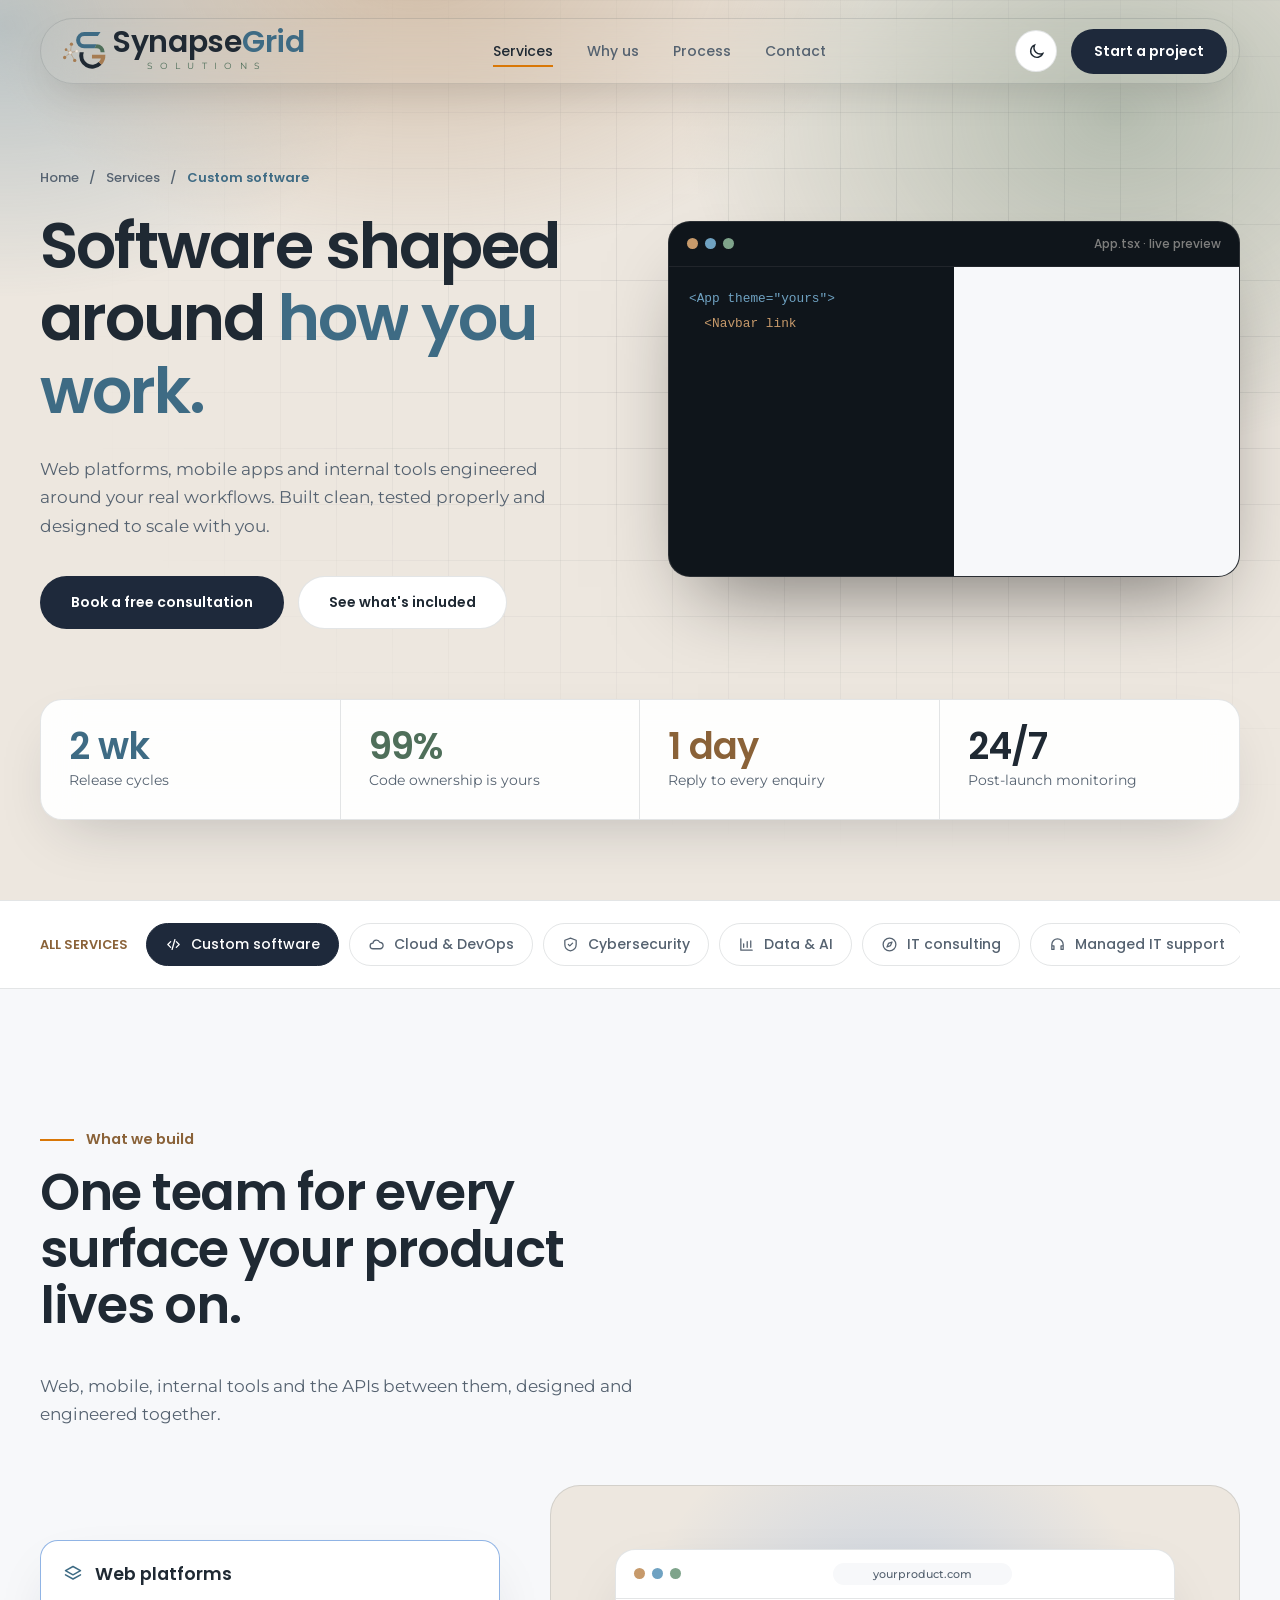
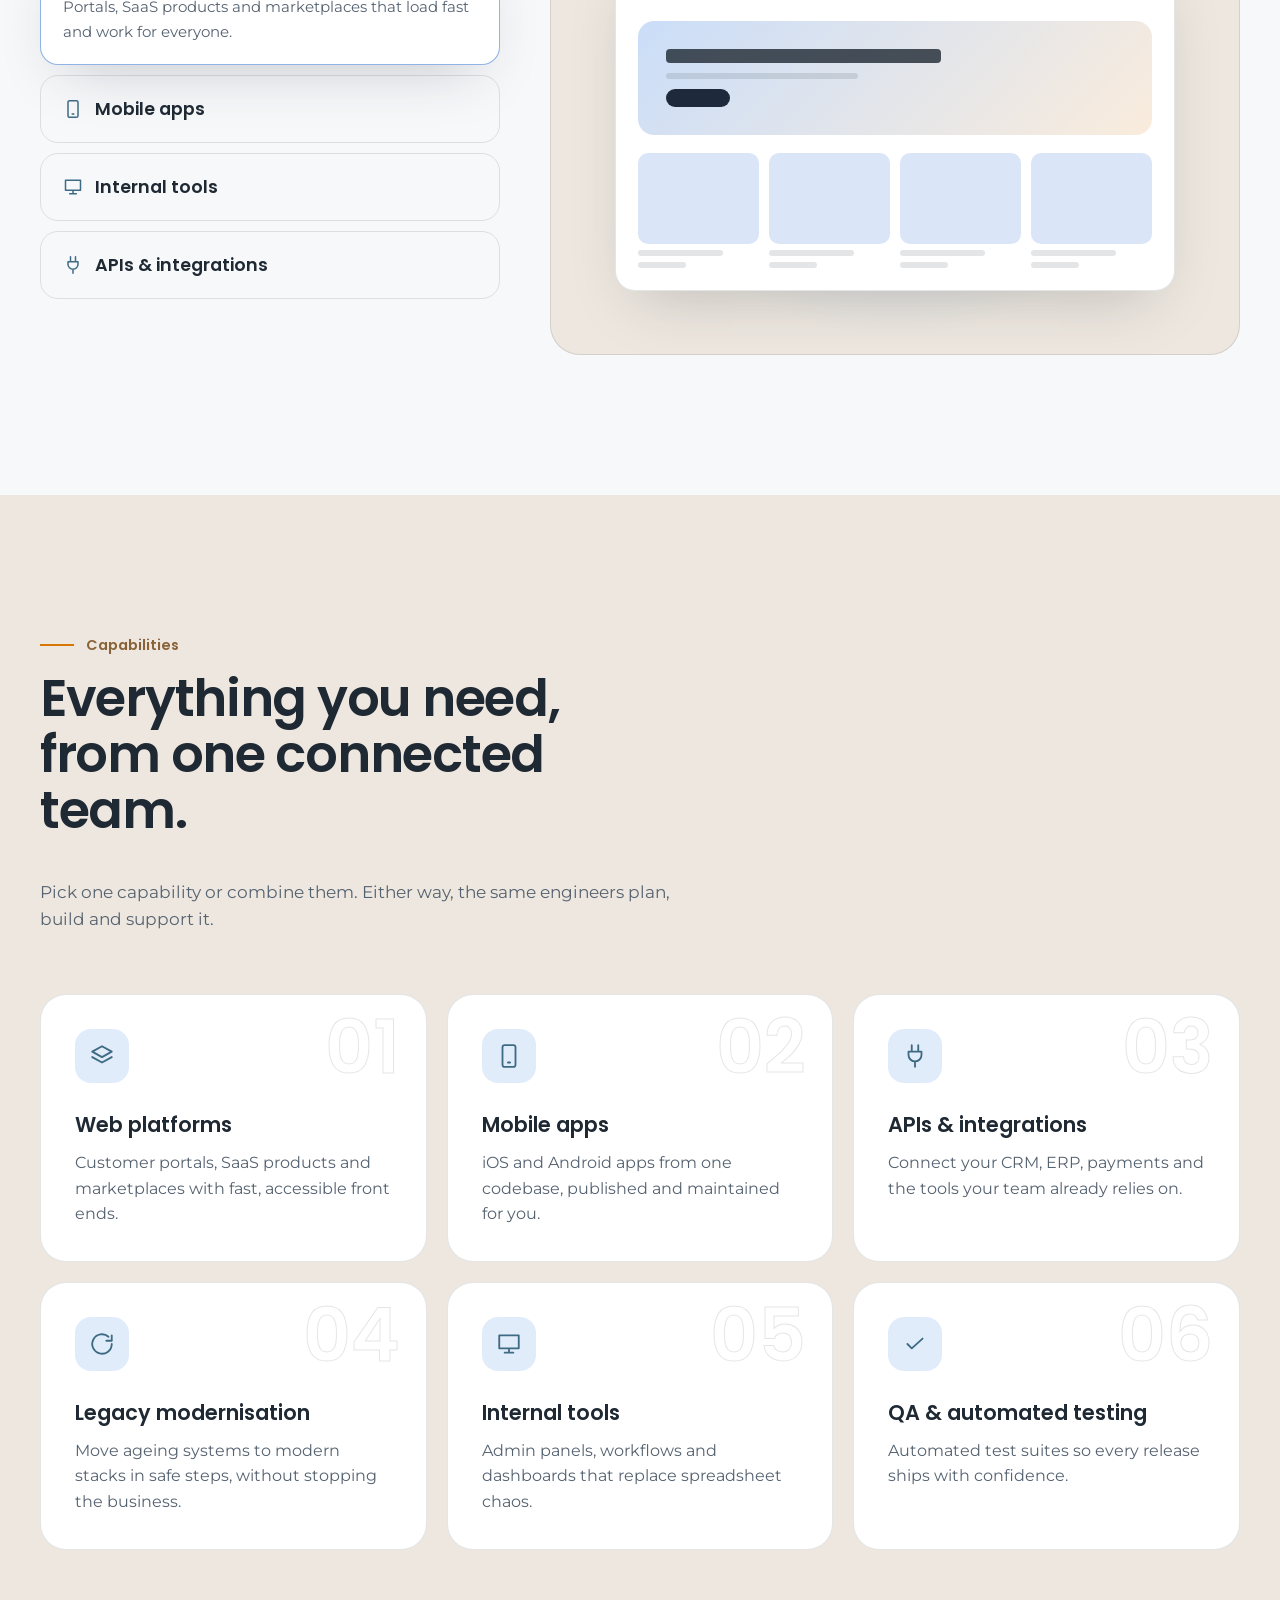
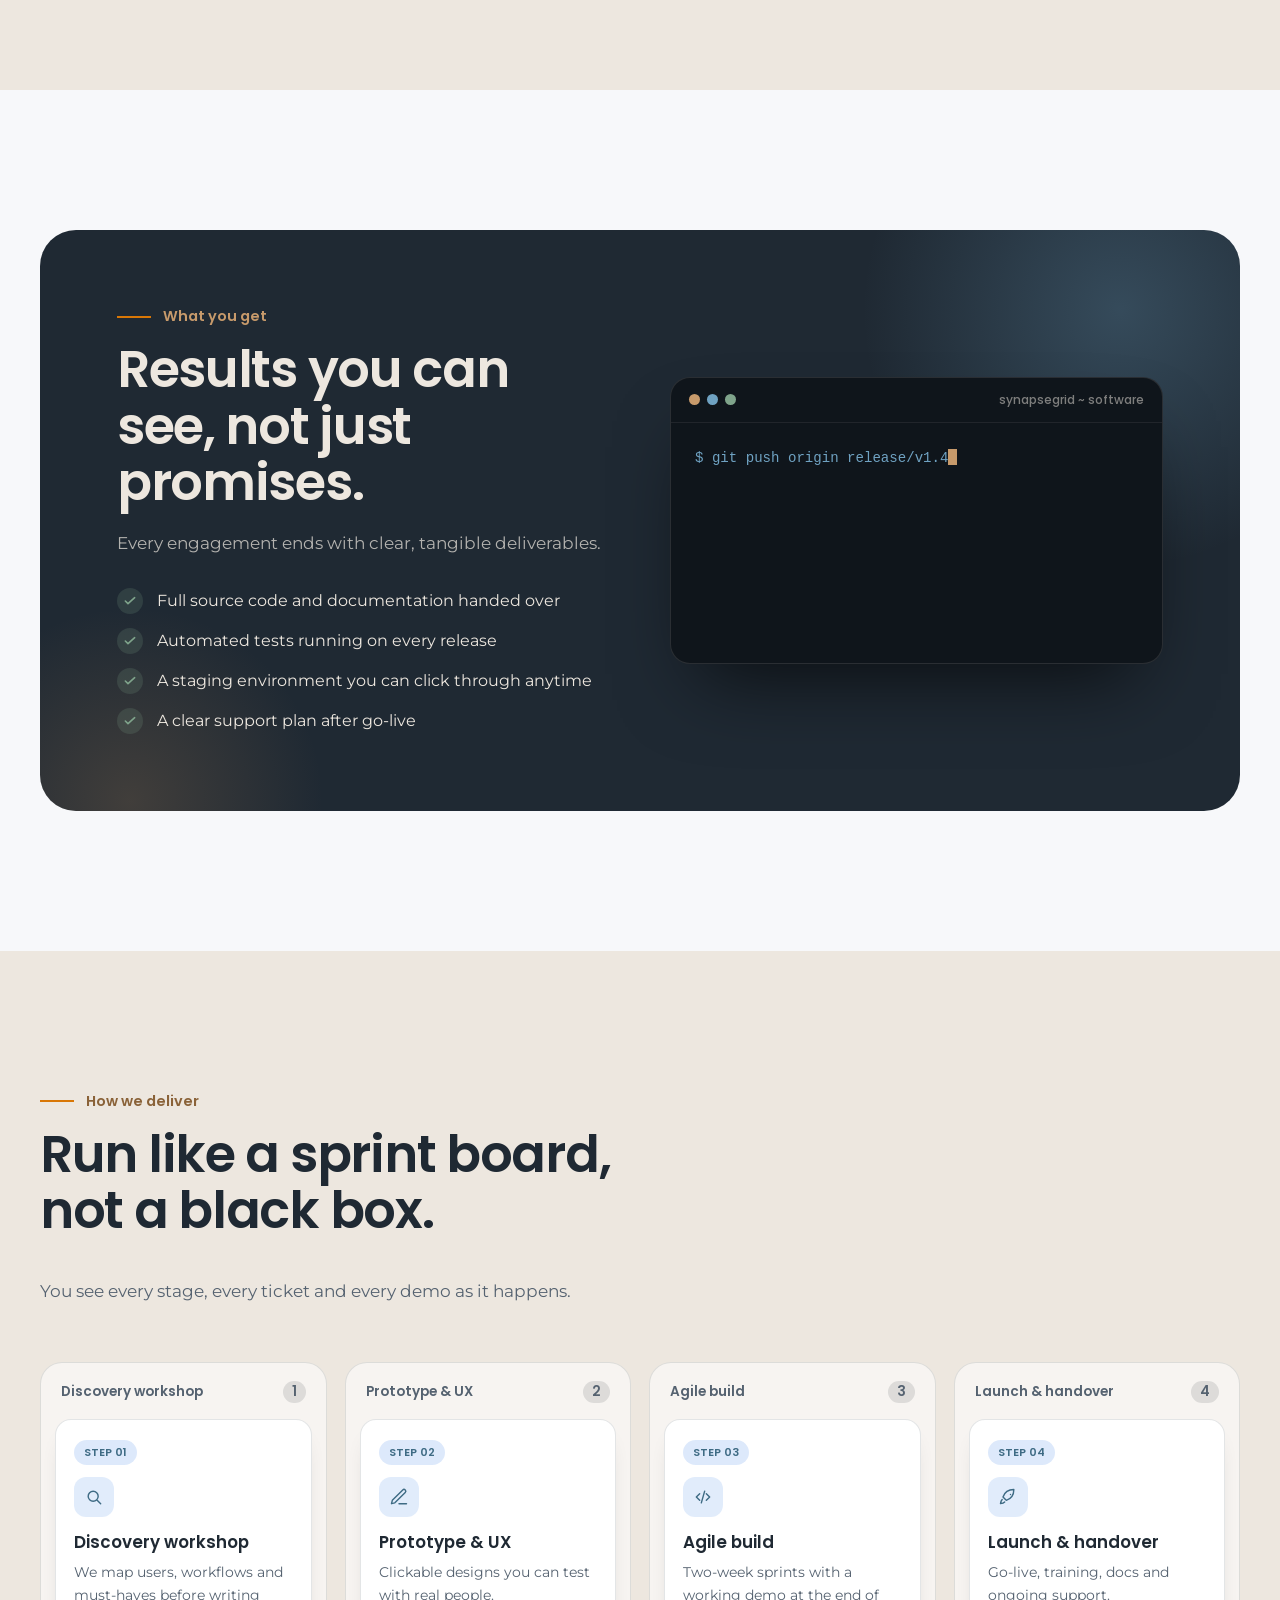
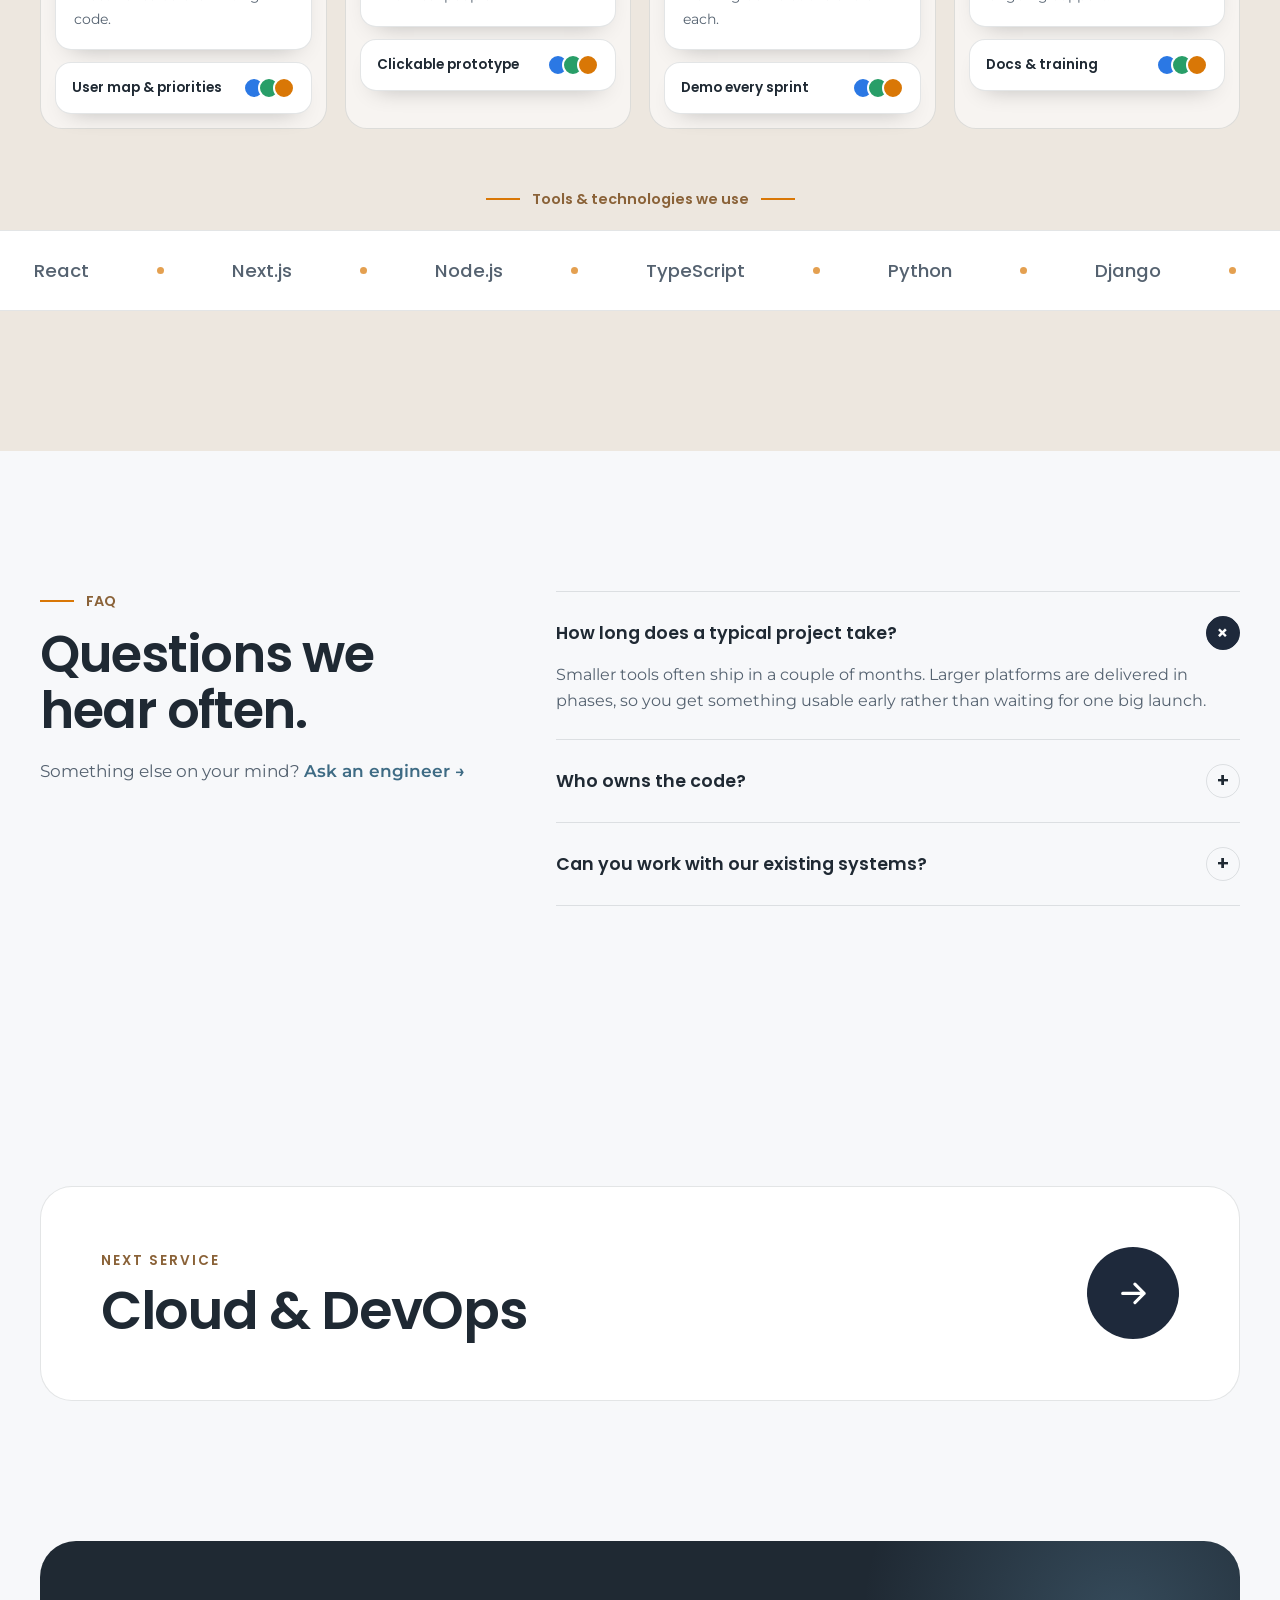
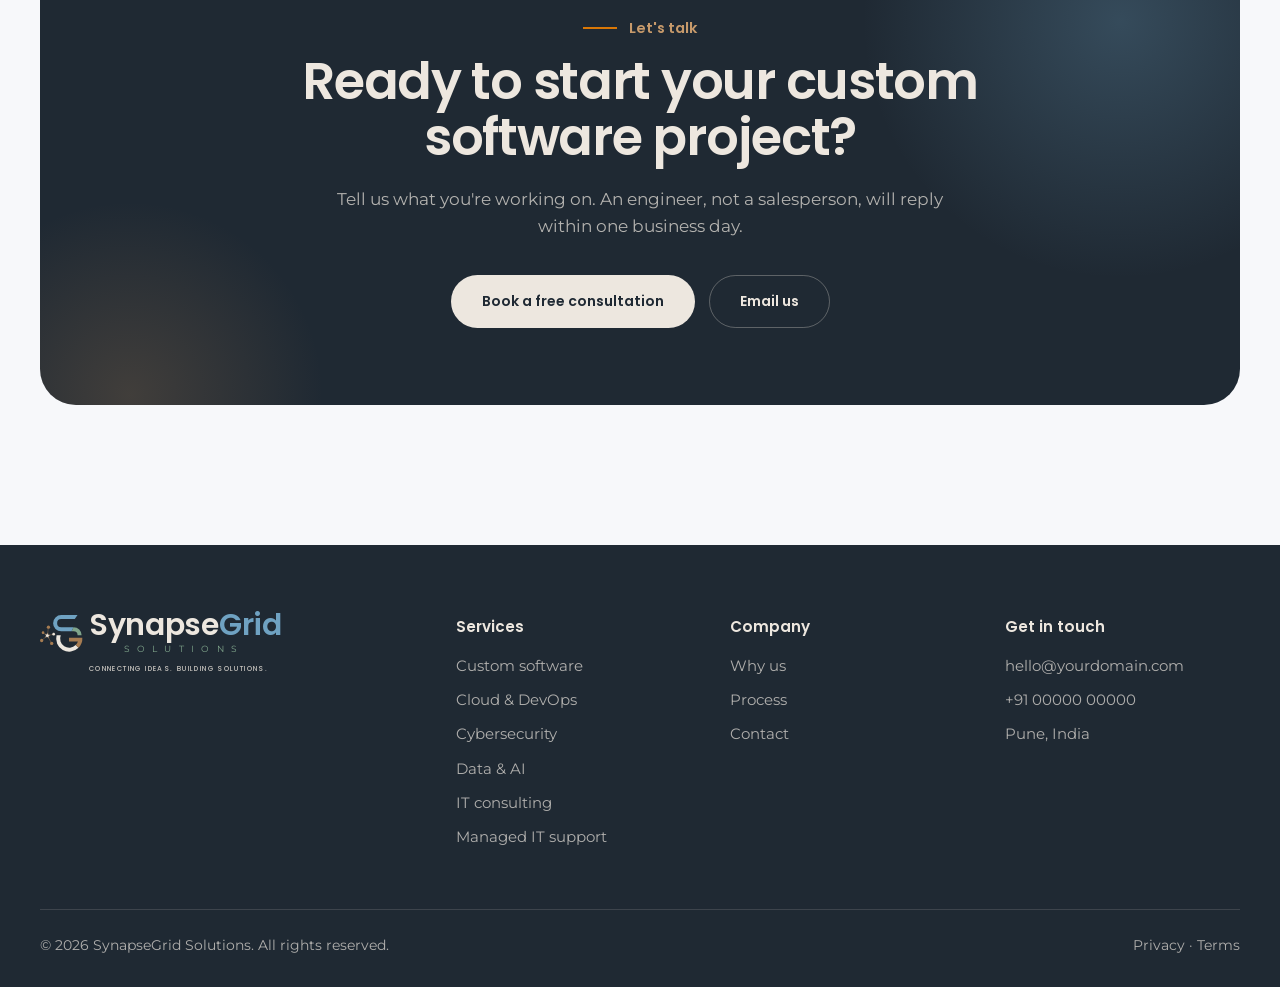
<file: services/service.html>
<!DOCTYPE html>
<html>
<head>
<meta charset="utf-8">
<title>Redirecting to SynapseGrid Services...</title>
<script>
  const SLUGS = {
    software: 'custom-software',
    cloud: 'cloud-devops',
    security: 'cybersecurity',
    data: 'data-ai',
    consulting: 'it-consulting',
    support: 'managed-it-support'
  };
  const p = new URLSearchParams(location.search).get('s');
  const target = SLUGS[p] || 'custom-software';
  location.replace(target + '/' + (location.search || '') + (location.hash || ''));
</script>
</head>
<body>
<p>Redirecting to <a href="custom-software/">SynapseGrid Services</a>...</p>
</body>
</html>
</file>
<file: style.css>
:root {
    --blue: #2B78E4;
    --green: #289E68;
    --brown: #D97706;
    --ink: #1E293B;
    --beige: #F5EFEB;
    --head: 'Poppins', system-ui, sans-serif;
    --body: 'Montserrat', system-ui, sans-serif;
    --nav-h: 78px
}

[data-theme=light] {
    --bg: #F7F8FA;
    --surface: #fff;
    --alt: #EDE7DF;
    --text: #1F2933;
    --muted: #556270;
    --line: rgba(31, 41, 51, .12);
    --bt: #3E6B84;
    --gt: #4F6F5A;
    --rt: #8A6238;
    --l-dark: #1F2933;
    --l-blue: #3E6B84;
    --l-green: #4F6F5A;
    --l-brown: #A67C52;
    --wash: linear-gradient(90deg, rgba(247, 248, 250, .97) 0%, rgba(247, 248, 250, .82) 48%, rgba(247, 248, 250, .2) 100%), linear-gradient(0deg, rgba(247, 248, 250, 1) 0%, transparent 28%);
    --intro-bg: radial-gradient(circle at 50% 45%, #fff 0%, #EDE7DF 100%);
    --shadow: 0 24px 60px -24px rgba(31, 41, 51, .25);
    --net: 62, 107, 132
}

[data-theme=dark] {
    --bg: #121920;
    --surface: #1b252e;
    --alt: #172028;
    --text: #EDE7DF;
    --muted: rgba(237, 231, 223, .7);
    --line: rgba(237, 231, 223, .14);
    --bt: #6FA2C2;
    --gt: #7FA48B;
    --rt: #C79A6B;
    --l-dark: #EDE7DF;
    --l-blue: #6FA2C2;
    --l-green: #7FA48B;
    --l-brown: #A67C52;
    --wash: linear-gradient(90deg, rgba(18, 25, 32, .92) 0%, rgba(18, 25, 32, .6) 55%, rgba(18, 25, 32, .25) 100%), linear-gradient(0deg, rgba(18, 25, 32, 1) 0%, transparent 28%);
    --intro-bg: radial-gradient(circle at 50% 45%, #1d2832 0%, #10161c 75%);
    --shadow: 0 24px 60px -24px rgba(0, 0, 0, .6);
    --net: 111, 162, 194
}

* {
    box-sizing: border-box;
    margin: 0
}

html {
    scroll-behavior: smooth;
    scroll-padding-top: var(--nav-h);
    overflow-y: scroll;
}

body {
    font-family: var(--body);
    background: var(--bg);
    color: var(--text);
    line-height: 1.65;
    -webkit-font-smoothing: antialiased;
    transition: background .4s, color .4s
}

body.locked {
    overflow: hidden
}

a {
    color: inherit;
    text-decoration: none
}

:focus-visible {
    outline: 2px solid var(--brown);
    outline-offset: 3px
}

.wrap {
    width: min(1200px, 100% - 48px);
    margin-inline: auto
}

#progress {
    position: fixed;
    top: 0;
    left: 0;
    height: 3px;
    width: 0;
    z-index: 120;
    background: linear-gradient(90deg, var(--blue), var(--green), var(--brown))
}

/* logo: proportions measured from the official logo */
.lockup {
    --fs: 30px;
    display: flex;
    align-items: flex-start;
    gap: calc(var(--fs) * .22);
    white-space: nowrap
}

.lockup svg {
    height: calc(var(--fs) * 1.224);
    width: auto;
    flex: none;
    overflow: visible
}

.lockup .word {
    display: block;
    font: 600 var(--fs)/1 var(--head);
    letter-spacing: -.01em;
    color: var(--l-dark);
    margin-top: -.15em
}

.lockup .word b {
    font-weight: 600;
    color: var(--l-blue)
}

.lockup .sub {
    display: block;
    font: 400 calc(var(--fs) * .31)/1 var(--body);
    letter-spacing: .78em;
    color: var(--l-green);
    margin: calc(var(--fs) * .11) 0 0 calc(var(--fs) * 1.16)
}

.c-blue {
    fill: var(--l-blue)
}

.c-green {
    fill: var(--l-green)
}

.c-dark {
    fill: var(--l-dark)
}

.c-brown {
    fill: var(--l-brown)
}

.c-line {
    stroke: var(--l-brown);
    stroke-width: 8;
    stroke-linecap: round
}

.c-hub {
    fill: #EDE7DF;
    stroke: var(--l-brown);
    stroke-opacity: .7;
    stroke-width: 3
}

/* nav - floating pill capsule */
nav {
    position: fixed;
    top: 18px;
    left: 50%;
    transform: translateX(-50%);
    width: min(1200px, calc(100% - 40px));
    height: 66px;
    z-index: 50;
    display: flex;
    align-items: center;
    padding: 0 12px 0 22px;
    border-radius: 9999px;
    background: color-mix(in srgb, var(--surface) 0%, transparent);
    backdrop-filter: blur(24px);
    -webkit-backdrop-filter: blur(24px);
    border: 1px solid var(--line);
    box-shadow: 0 16px 40px -12px rgba(0, 0, 0, .15);
    transition: background .4s, box-shadow .4s, border-color .4s, top .3s
}

nav.solid {
    background: var(--surface);
    box-shadow: 0 20px 48px -10px rgba(0, 0, 0, .22);
    border-color: color-mix(in srgb, var(--line) 160%, transparent)
}

nav .wrap {
    width: 100%;
    margin: 0;
    display: flex;
    align-items: center;
    justify-content: space-between;
    gap: 20px
}

nav ul {
    display: flex;
    gap: 34px;
    list-style: none;
    font: 500 14px var(--head)
}

nav ul a {
    color: var(--muted);
    transition: color .2s;
    position: relative
}

nav ul a:hover {
    color: var(--text)
}

nav ul a::after {
    content: "";
    position: absolute;
    left: 0;
    bottom: -6px;
    height: 2px;
    width: 0;
    background: var(--brown);
    transition: width .3s
}

nav ul a:hover::after {
    width: 100%
}

.nav-r {
    display: flex;
    align-items: center;
    gap: 14px
}

.theme {
    width: 42px;
    height: 42px;
    border-radius: 50%;
    border: 1px solid var(--line);
    background: var(--surface);
    color: var(--text);
    cursor: pointer;
    display: grid;
    place-items: center;
    transition: transform .3s
}

.theme:hover {
    transform: rotate(25deg)
}

.theme svg {
    width: 19px;
    height: 19px;
    fill: none;
    stroke: currentColor;
    stroke-width: 1.8;
    stroke-linecap: round
}

[data-theme=light] .i-sun {
    display: none
}

[data-theme=dark] .i-moon {
    display: none
}

.btn {
    display: inline-block;
    padding: 15px 30px;
    border-radius: 999px;
    font: 600 14px var(--head);
    border: 1.5px solid transparent;
    cursor: pointer;
    transition: transform .25s, background .25s, box-shadow .25s
}

.btn-primary {
    background: var(--ink);
    color: #fff
}

[data-theme=dark] .btn-primary {
    background: var(--brown)
}

.btn-primary:hover {
    transform: translateY(-3px);
    box-shadow: 0 14px 28px -10px rgba(31, 41, 51, .5);
    background: var(--blue)
}

.btn-ghost {
    border-color: var(--line);
    background: var(--surface)
}

.btn-ghost:hover {
    border-color: var(--text);
    transform: translateY(-3px)
}

nav .btn {
    padding: 11px 22px
}

.hidden-brand {
    visibility: hidden
}

.burger {
    display: none;
    background: none;
    border: 0;
    color: inherit;
    font: 600 14px var(--head);
    cursor: pointer
}

/* hero */
.hero {
    position: relative;
    min-height: 100svh;
    display: flex;
    align-items: center;
    overflow: hidden;
    background: var(--alt)
}

.hero video {
    position: absolute;
    inset: 0;
    width: 100%;
    height: 100%;
    object-fit: cover;
    z-index: 0
}

.hero::after {
    content: "";
    position: absolute;
    inset: 0;
    background: var(--wash);
    pointer-events: none;
    z-index: 1
}

.hero .wrap {
    position: relative;
    z-index: 2;
    padding: calc(var(--nav-h) + 30px) 0 170px
}

.pill {
    display: inline-flex;
    align-items: center;
    gap: 10px;
    padding: 8px 16px;
    border: 1px solid var(--line);
    border-radius: 999px;
    background: color-mix(in srgb, var(--surface) 92%, transparent);
    backdrop-filter: blur(8px);
    font: 500 13px var(--head);
    color: var(--muted)
}

.pill i {
    width: 8px;
    height: 8px;
    border-radius: 50%;
    background: var(--green);
    box-shadow: 0 0 0 0 rgba(79, 111, 90, .6);
    animation: pulse 2s infinite
}

@keyframes pulse {
    70% {
        box-shadow: 0 0 0 10px rgba(79, 111, 90, 0)
    }

    100% {
        box-shadow: 0 0 0 0 rgba(79, 111, 90, 0)
    }
}

.hero h1 {
    font: 600 clamp(2.5rem, 5.7vw, 5.1rem)/1.05 var(--head);
    letter-spacing: -.03em;
    max-width: none;
    margin: 26px 0 0
}

.hero h1 .w {
    display: inline-block;
    overflow: hidden;
    vertical-align: top;
    padding-bottom: .2em;
    margin-bottom: -.12em
}

.hero h1 .w span {
    display: inline-block;
    transform: translateY(110%);
    padding-bottom: .2em;
    margin-bottom: -.2em
}

.hero h1 .g span {
    color: var(--l-blue);
    background: none;
    -webkit-background-clip: unset;
    background-clip: unset
}

.ready .hero h1 .w span {
    transform: none;
    transition: transform 1s cubic-bezier(.2, .8, .2, 1);
    transition-delay: calc(var(--i)*.09s + .1s)
}

.hero p.sub {
    max-width: 50ch;
    margin: 28px 0 38px;
    font-size: 1.1rem;
    color: var(--muted)
}

.rise {
    opacity: 0;
    transform: translateY(24px)
}

.ready .rise {
    opacity: 1;
    transform: none;
    transition: opacity .9s ease, transform .9s cubic-bezier(.2, .7, .2, 1);
    transition-delay: var(--d, .6s)
}

.actions {
    display: flex;
    gap: 14px;
    flex-wrap: wrap
}

.stats {
    position: absolute;
    z-index: 3;
    left: 0;
    right: 0;
    margin-inline: auto;
    bottom: 44px;
    width: min(1200px, 100% - 48px);
    display: grid;
    grid-template-columns: repeat(4, 1fr);
    background: color-mix(in srgb, var(--surface) 94%, transparent);
    backdrop-filter: blur(18px);
    border: 1px solid var(--line);
    border-radius: 22px;
    box-shadow: var(--shadow)
}

.ch {
    display: inline-block;
    font-style: normal
}

.stats {
    overflow: hidden
}

.qk {
    display: grid;
    grid-template-columns: 44px 1fr;
    column-gap: 14px;
    align-items: center;
    padding: 22px 26px;
    border-right: 1px solid var(--line);
    transition: background .25s;
    --c: var(--blue);
    --ct: var(--bt)
}

.qk:last-child {
    border: 0
}

.qk:hover {
    background: color-mix(in srgb, var(--c) 8%, transparent)
}

.qk:nth-child(2) {
    --c: var(--green);
    --ct: var(--gt)
}

.qk:nth-child(3) {
    --c: var(--brown);
    --ct: var(--rt)
}

.qk:nth-child(4) {
    --c: var(--ink);
    --ct: var(--text)
}

.qk svg {
    grid-row: 1/3;
    width: 44px;
    height: 44px;
    padding: 11px;
    border-radius: 14px;
    background: color-mix(in srgb, var(--c) 14%, transparent);
    color: var(--ct);
    fill: none;
    stroke: currentColor;
    stroke-width: 1.7;
    stroke-linecap: round;
    stroke-linejoin: round
}

.qk b {
    font: 600 .98rem var(--head)
}

.qk span {
    font-size: .8rem;
    color: var(--muted);
    line-height: 1.4
}

.step b svg {
    width: 20px;
    height: 20px;
    fill: none;
    stroke: currentColor;
    stroke-width: 1.8;
    stroke-linecap: round;
    stroke-linejoin: round
}

/* sections */
section.block {
    padding: clamp(80px, 11vw, 150px) 0
}

.kicker {
    font: 600 .9rem var(--head);
    color: var(--rt);
    margin-bottom: 14px;
    display: flex;
    align-items: center;
    gap: 12px
}

.kicker::before {
    content: "";
    width: 34px;
    height: 2px;
    background: var(--brown)
}

h2 {
    font: 600 clamp(2rem, 4vw, 3.2rem)/1.1 var(--head);
    letter-spacing: -.025em;
    max-width: 19ch
}

.lead {
    max-width: 58ch;
    margin-top: 20px;
    color: var(--muted);
    font-size: 1.05rem
}

.head {
    display: flex;
    justify-content: space-between;
    align-items: flex-end;
    gap: 40px;
    flex-wrap: wrap
}

.marquee {
    border-block: 1px solid var(--line);
    background: var(--surface);
    overflow: hidden;
    padding: 26px 0
}

.track {
    display: flex;
    width: max-content;
    animation: scroll 40s linear infinite
}

.track span {
    font: 500 1.15rem var(--head);
    color: var(--muted);
    padding: 0 34px;
    display: flex;
    align-items: center;
    gap: 68px
}

.track span::after {
    content: "";
    width: 7px;
    height: 7px;
    border-radius: 50%;
    background: var(--brown);
    opacity: .7
}

.marquee:hover .track {
    animation-play-state: paused
}

@keyframes scroll {
    to {
        transform: translateX(-50%)
    }
}

.bento {
    display: grid;
    grid-template-columns: repeat(12, 1fr);
    gap: 20px;
    margin-top: 60px
}

.card {
    --a: var(--blue);
    --at: var(--bt);
    position: relative;
    grid-column: span 4;
    padding: 34px;
    background: var(--surface);
    border: 1px solid var(--line);
    border-radius: 26px;
    overflow: hidden;
    transition: transform .35s, box-shadow .35s, border-color .35s
}

.card:nth-child(2n) {
    --a: var(--green);
    --at: var(--gt)
}

.card:nth-child(3n) {
    --a: var(--brown);
    --at: var(--rt)
}

.card.s6 {
    grid-column: span 6
}

.card.s3 {
    grid-column: span 3
}

.card::before {
    content: "";
    position: absolute;
    inset: 0;
    background: radial-gradient(420px circle at var(--mx, 50%) var(--my, 0%), color-mix(in srgb, var(--a) 16%, transparent), transparent 60%);
    opacity: 0;
    transition: opacity .3s
}

.card:hover {
    transform: translateY(-6px);
    box-shadow: var(--shadow);
    border-color: color-mix(in srgb, var(--a) 50%, var(--line))
}

.card:hover::before {
    opacity: 1
}

.card>* {
    position: relative
}

.ico {
    width: 54px;
    height: 54px;
    border-radius: 16px;
    display: grid;
    place-items: center;
    background: color-mix(in srgb, var(--a) 14%, transparent);
    color: var(--at);
    margin-bottom: 26px
}

.ico svg {
    width: 26px;
    height: 26px;
    fill: none;
    stroke: currentColor;
    stroke-width: 1.7;
    stroke-linecap: round;
    stroke-linejoin: round
}

.card h3 {
    font: 600 1.35rem var(--head);
    margin-bottom: 10px
}

.card p {
    color: var(--muted);
    font-size: .97rem
}

.tags {
    display: flex;
    flex-wrap: wrap;
    gap: 8px;
    margin-top: 22px
}

.tags em {
    font: 500 .78rem var(--head);
    font-style: normal;
    padding: 5px 12px;
    border-radius: 999px;
    border: 1px solid var(--line);
    color: var(--muted)
}

.dark-panel {
    background: #1F2933;
    color: #EDE7DF;
    border-radius: 36px;
    padding: clamp(40px, 6vw, 84px);
    display: grid;
    grid-template-columns: 1fr 1fr;
    gap: 60px;
    position: relative;
    overflow: hidden
}

.dark-panel::before {
    content: "";
    position: absolute;
    width: 560px;
    height: 560px;
    right: -160px;
    top: -200px;
    background: radial-gradient(circle, rgba(111, 162, 194, .28), transparent 65%)
}

.dark-panel::after {
    content: "";
    position: absolute;
    width: 420px;
    height: 420px;
    left: -120px;
    bottom: -200px;
    background: radial-gradient(circle, rgba(166, 124, 82, .25), transparent 65%)
}

.dark-panel>* {
    position: relative;
    z-index: 1
}

.dark-panel .kicker {
    color: #C79A6B
}

.dark-panel .lead {
    color: rgba(237, 231, 223, .72)
}

.why {
    display: grid;
    gap: 26px;
    align-content: center
}

.why div {
    display: grid;
    grid-template-columns: 44px 1fr;
    gap: 18px;
    padding-bottom: 26px;
    border-bottom: 1px solid rgba(237, 231, 223, .14)
}

.why div:last-child {
    border: 0;
    padding: 0
}

.why svg {
    width: 44px;
    height: 44px;
    padding: 10px;
    border-radius: 14px;
    background: rgba(237, 231, 223, .08);
    fill: none;
    stroke: #7FA48B;
    stroke-width: 1.8;
    stroke-linecap: round;
    stroke-linejoin: round
}

.why h4 {
    font: 600 1.1rem var(--head);
    margin-bottom: 4px
}

.why p {
    font-size: .93rem;
    color: rgba(237, 231, 223, .7)
}

.steps {
    display: grid;
    grid-template-columns: repeat(4, 1fr);
    gap: 28px;
    margin-top: 64px;
    position: relative
}

.steps::before {
    content: "";
    position: absolute;
    top: 21px;
    left: 0;
    height: 2px;
    width: calc(var(--p, 0)*100%);
    background: linear-gradient(90deg, var(--blue), var(--green), var(--brown));
    transition: width 1.6s cubic-bezier(.3, .7, .2, 1)
}

.steps::after {
    content: "";
    position: absolute;
    top: 21px;
    left: 0;
    right: 0;
    height: 2px;
    background: var(--line);
    z-index: -1
}

.step b {
    display: grid;
    place-items: center;
    width: 44px;
    height: 44px;
    border-radius: 50%;
    background: var(--surface);
    border: 2px solid var(--a, var(--blue));
    font: 600 .95rem var(--head);
    color: var(--at, var(--bt));
    margin-bottom: 24px
}

.step:nth-child(2) {
    --a: var(--green);
    --at: var(--gt)
}

.step:nth-child(3) {
    --a: var(--brown);
    --at: var(--rt)
}

.step:nth-child(4) {
    --a: var(--ink);
    --at: var(--text)
}

.step h3 {
    font: 600 1.2rem var(--head);
    margin-bottom: 8px
}

.step p {
    font-size: .95rem;
    color: var(--muted)
}

.alt {
    background: var(--alt)
}

.contact {
    display: grid;
    grid-template-columns: 1fr 1.1fr;
    gap: 70px;
    align-items: start
}

.info {
    margin-top: 36px;
    display: grid;
    gap: 18px
}

.info a,
.info span {
    display: flex;
    align-items: center;
    gap: 14px;
    font-weight: 500
}

.info svg {
    width: 44px;
    height: 44px;
    padding: 11px;
    border-radius: 14px;
    background: var(--surface);
    border: 1px solid var(--line);
    fill: none;
    stroke: var(--bt);
    stroke-width: 1.8;
    stroke-linecap: round;
    stroke-linejoin: round
}

form {
    background: var(--surface);
    border: 1px solid var(--line);
    border-radius: 28px;
    padding: clamp(26px, 4vw, 44px);
    box-shadow: var(--shadow);
    display: grid;
    grid-template-columns: 1fr 1fr;
    gap: 18px
}

form .full {
    grid-column: 1/-1
}

label {
    display: grid;
    gap: 7px;
    font: 500 .85rem var(--head);
    color: var(--muted)
}

input,
select,
textarea {
    font: 400 .98rem var(--body);
    padding: 14px 16px;
    border-radius: 14px;
    border: 1.5px solid var(--line);
    background: var(--bg);
    color: var(--text);
    transition: border-color .2s, box-shadow .2s;
    width: 100%
}

input:focus,
select:focus,
textarea:focus {
    outline: 0;
    border-color: var(--blue);
    box-shadow: 0 0 0 4px color-mix(in srgb, var(--blue) 18%, transparent)
}

textarea {
    min-height: 130px;
    resize: vertical
}

#fmsg {
    font: 500 .9rem var(--head);
    color: var(--gt);
    min-height: 1.4em
}

footer {
    background: #1F2933;
    color: rgba(237, 231, 223, .7);
    padding: 70px 0 30px
}

.fgrid {
    display: grid;
    grid-template-columns: 1.6fr 1fr 1fr 1fr;
    gap: 40px
}

/* footer logo: light versions of the logo colours on the dark footer */
footer .lockup {
    --l-dark: #EDE7DF;
    --l-blue: #6FA2C2;
    --l-green: #7FA48B
}

/* footer tagline: under the words, same width as "SynapseGrid" (size and position set by script.js) */
footer .lockup+p {
    display: inline-block;
    margin-top: 9px;
    max-width: none;
    white-space: nowrap;
    font: 500 8px/1 var(--head);
    letter-spacing: .2em;
    text-transform: uppercase;
    color: rgba(237, 231, 223, .8)
}

footer h5 {
    font: 600 .95rem var(--head);
    color: #EDE7DF;
    margin-bottom: 16px
}

footer li {
    list-style: none;
    margin-bottom: 10px;
    font-size: .92rem
}

footer li a:hover {
    color: #fff
}

footer p {
    margin-top: 18px;
    font-size: .92rem;
    max-width: 34ch
}

.legal {
    margin-top: 50px;
    padding-top: 24px;
    border-top: 1px solid rgba(237, 231, 223, .14);
    display: flex;
    justify-content: space-between;
    flex-wrap: wrap;
    gap: 12px;
    font-size: .85rem
}

/* intro */
#intro {
    position: fixed;
    inset: 0;
    z-index: 100;
    background: var(--intro-bg);
    transition: opacity .9s ease
}

#intro.out {
    opacity: 0;
    pointer-events: none
}

#introVideo {
    position: absolute;
    inset: 0;
    width: 100%;
    height: 100%;
    object-fit: cover;
    opacity: 0;
    transition: opacity .6s
}

#introVideo.on {
    opacity: 1
}

#flyLogo {
    position: fixed;
    z-index: 101;
    transform-origin: center
}

#skip {
    position: fixed;
    right: 24px;
    bottom: 22px;
    z-index: 102;
    background: none;
    border: 0;
    color: var(--muted);
    font: 500 13px var(--head);
    cursor: pointer
}

#skip:hover {
    color: var(--text)
}

/* intro tagline: under the words, same width as "SynapseGrid" (size and position set by script.js) */
.tag {
    position: fixed;
    left: 0;
    top: 0;
    z-index: 101;
    font: 500 12px/1 var(--head);
    letter-spacing: .2em;
    color: var(--l-dark);
    white-space: nowrap;
    opacity: 0;
    transition: opacity .8s;
    pointer-events: none
}

.tag.on {
    opacity: 1
}

/* doodle logo build */
#flyLogo .c-line {
    stroke-width: 8;
    stroke-linecap: round;
    fill: none;
    stroke-dasharray: 1;
    stroke-dashoffset: 1
}

#flyLogo circle:not(.ripple),
#flyLogo .hubshape {
    transform-box: fill-box;
    transform-origin: center;
    transform: scale(0);
    opacity: 0
}

.ripple {
    opacity: 0;
    fill: none
}

#flyLogo .ripple {
    transform-box: fill-box;
    transform-origin: center;
    stroke: var(--l-brown);
    stroke-width: 5
}

#flyLogo .mono path {
    transform-box: fill-box;
    transform-origin: center;
    opacity: 0
}

#flyLogo .ch {
    opacity: 0
}

#flyLogo .sub {
    opacity: 0;
    letter-spacing: .1em
}

#flyLogo.build .c-line {
    animation: draw .55s ease forwards
}

#flyLogo.build circle:not(.ripple) {
    animation: bop .75s cubic-bezier(.3, 1, .4, 1) forwards
}

#flyLogo.build .hubshape {
    animation: bop .75s cubic-bezier(.3, 1, .4, 1) forwards, fire .6s ease 1.15s
}

#flyLogo.build .ripple {
    animation: ripple 1s ease-out 1.15s
}

#flyLogo.build .mono path {
    animation: snap .95s cubic-bezier(.3, .9, .3, 1) both
}

#flyLogo.build svg {
    animation: thud .6s ease 2.15s
}

#flyLogo.build .ch {
    animation: letter .8s cubic-bezier(.3, .9, .3, 1) both;
    animation-delay: calc(1.9s + var(--k)*.05s)
}

#flyLogo.build .sub {
    animation: track 1s ease 2.6s forwards
}

@keyframes draw {
    to {
        stroke-dashoffset: 0
    }
}

@keyframes bop {
    0% {
        transform: scale(0);
        opacity: 0
    }

    55% {
        transform: scale(1.45);
        opacity: 1
    }

    78% {
        transform: scale(.88)
    }

    100% {
        transform: scale(1);
        opacity: 1
    }
}

@keyframes fire {

    0%,
    100% {
        transform: scale(1)
    }

    40% {
        transform: scale(1.35)
    }
}

@keyframes ripple {
    0% {
        transform: scale(.4);
        opacity: .9
    }

    100% {
        transform: scale(5.5);
        opacity: 0
    }
}

@keyframes snap {
    0% {
        opacity: 0;
        transform: translate(var(--tx), var(--ty)) rotate(var(--r)) scale(.3)
    }

    40% {
        opacity: 1
    }

    65% {
        transform: translate(0, 0) rotate(calc(var(--r)*-.12)) scale(1.12)
    }

    82% {
        transform: rotate(calc(var(--r)*.05)) scale(.97)
    }

    100% {
        opacity: 1;
        transform: none
    }
}

@keyframes thud {

    0%,
    100% {
        transform: scale(1)
    }

    30% {
        transform: scale(1.08, .9)
    }

    60% {
        transform: scale(.97, 1.05)
    }
}

@keyframes letter {
    0% {
        opacity: 0;
        transform: translateY(60px) scale(.3) rotate(var(--rot, 0deg))
    }

    60% {
        opacity: 1;
        transform: translateY(-12px) scale(1.2) rotate(calc(var(--rot, 0deg)*-.3))
    }

    80% {
        transform: translateY(3px) scale(.96)
    }

    100% {
        opacity: 1;
        transform: none
    }
}

@keyframes track {
    to {
        opacity: 1;
        letter-spacing: .78em
    }
}

.bit {
    position: fixed;
    z-index: 103;
    pointer-events: none;
    font: 600 17px var(--head);
    line-height: 1
}

/* aurora + intro scene (timeline phase) */
.aurora {
    position: absolute;
    inset: -12%;
    pointer-events: none;
    animation: drift 16s ease-in-out infinite alternate;
    background:
        radial-gradient(40% 38% at 36% 6%, rgba(166, 124, 82, .85), transparent 72%),
        radial-gradient(38% 42% at 76% 16%, rgba(79, 111, 90, .8), transparent 72%),
        radial-gradient(34% 34% at 12% 10%, rgba(62, 107, 132, .65), transparent 72%)
}

@keyframes drift {
    to {
        transform: translate3d(3%, 2%, 0) scale(1.08)
    }
}

.hero .aurora {
    opacity: .55
}

#intro .aurora {
    opacity: .6
}

#intro.idark .aurora {
    opacity: 1
}

.idark {
    --l-dark: #EDE7DF;
    --l-blue: #6FA2C2;
    --l-green: #7FA48B;
    --text: #EDE7DF;
    --muted: rgba(237, 231, 223, .72)
}

#intro.idark {
    background: #10161c
}

#flyLogo * {
    transition: fill 1.1s ease, color 1.1s ease, stroke 1.1s ease
}

#scene {
    position: absolute;
    inset: 0;
    color: var(--text);
    transition: opacity .8s
}

#scene.gone {
    opacity: 0
}

.yr {
    position: absolute;
    left: max(24px, 7vw);
    top: 50%;
    translate: 0 -50%
}

#yy {
    display: block;
    font: 600 clamp(1rem, 1.8vw, 1.5rem) var(--head);
    letter-spacing: .35em;
    color: var(--rt);
    margin-bottom: 6px;
    transition: opacity .2s
}

#yrbox {
    display: grid;
    font: 600 clamp(3rem, 7.4vw, 7rem)/1.08 var(--head);
    letter-spacing: -.04em;
    white-space: nowrap
}

#yrbox span {
    grid-area: 1/1;
    transition: transform .2s cubic-bezier(.3, .8, .3, 1), opacity .2s
}

#yrbox .in {
    transform: translateY(55%);
    opacity: 0
}

#yrbox .out {
    transform: translateY(-55%);
    opacity: 0
}

.yt {
    position: absolute;
    left: calc(50% + 5vw);
    top: 50%;
    translate: 0 -50%;
    max-width: 20ch;
    font: 600 clamp(1.3rem, 2.7vw, 2.5rem)/1.25 var(--head);
    opacity: 0;
    transform: translateY(14px);
    transition: opacity 1s, transform 1s
}

.yt.on {
    opacity: 1;
    transform: none
}

.vline {
    position: absolute;
    left: 50%;
    bottom: 0;
    width: 2px;
    margin-left: -1px;
    height: calc(var(--p, 0)*82%);
    background: linear-gradient(to top, transparent, var(--text) 75%)
}

.mk {
    position: absolute;
    top: -24px;
    left: 50%;
    width: 48px;
    height: 48px;
    margin-left: -24px;
    border-radius: 15px;
    display: grid;
    place-items: center;
    background: #1d2832;
    border: 1.5px solid var(--brown);
    box-shadow: 0 0 0 7px rgba(166, 124, 82, .2), 0 0 40px 8px rgba(166, 124, 82, .45)
}

.mk svg {
    grid-area: 1/1;
    width: 24px;
    height: 24px;
    fill: none;
    stroke: #EDE7DF;
    stroke-width: 1.8;
    stroke-linecap: round;
    stroke-linejoin: round;
    opacity: 0;
    transform: scale(.5) rotate(-25deg);
    transition: opacity .35s, transform .45s cubic-bezier(.3, 1.6, .5, 1)
}

.mk svg.on {
    opacity: 1;
    transform: none
}

@media (max-width:700px) {
    .yr {
        top: 36%;
        left: 24px
    }

    .yt {
        left: 24px;
        top: 62%;
        translate: 0 0;
        max-width: 22ch
    }

    .vline {
        left: auto;
        right: 30px
    }
}

.rv {
    opacity: 0;
    transform: translateY(30px);
    transition: opacity .8s, transform .8s cubic-bezier(.2, .7, .2, 1)
}

.rv.in {
    opacity: 1;
    transform: none
}

@media (max-width:980px) {

    .card,
    .card.s6,
    .card.s3 {
        grid-column: span 6
    }

    .dark-panel,
    .contact {
        grid-template-columns: 1fr
    }

    .steps {
        grid-template-columns: 1fr 1fr;
        row-gap: 40px
    }

    .steps::before,
    .steps::after {
        display: none
    }

    .fgrid {
        grid-template-columns: 1fr 1fr
    }
}

@media (max-width:860px) {

    nav ul,
    nav .btn {
        display: none
    }

    .burger {
        display: block
    }

    nav.open ul {
        display: flex;
        flex-direction: column;
        position: absolute;
        top: calc(100% + 12px);
        left: 0;
        right: 0;
        background: var(--surface);
        border: 1px solid var(--line);
        border-radius: 24px;
        padding: 22px 28px;
        gap: 18px;
        box-shadow: 0 24px 44px -14px rgba(0, 0, 0, .35)
    }

    .lockup {
        --fs: 24px
    }

    .stats {
        grid-template-columns: 1fr 1fr;
        bottom: 24px
    }

    .qk {
        padding: 16px 18px
    }

    .qk:nth-child(2) {
        border-right: 0
    }

    .qk:nth-child(-n+2) {
        border-bottom: 1px solid var(--line)
    }

    .hero .wrap {
        padding-bottom: 300px
    }
}

@media (max-width:620px) {
    .qk span {
        display: none
    }

    .qk {
        grid-template-columns: 36px 1fr;
        column-gap: 10px
    }

    .qk svg {
        width: 36px;
        height: 36px;
        padding: 8px;
        grid-row: auto
    }

    .card,
    .card.s6,
    .card.s3 {
        grid-column: span 12
    }

    form {
        grid-template-columns: 1fr
    }

    .steps {
        grid-template-columns: 1fr
    }

    .fgrid {
        grid-template-columns: 1fr
    }
}

@media (prefers-reduced-motion:reduce) {
    * {
        animation-duration: .01ms !important;
        transition-duration: .01ms !important
    }
}
</file>
<file: services/shared/base.css>
:root {
    --blue: #2B78E4;
    --green: #289E68;
    --brown: #D97706;
    --ink: #1E293B;
    --red: #E0795A;
    --head: 'Poppins', system-ui, sans-serif;
    --body: 'Montserrat', system-ui, sans-serif;
    --mono: ui-monospace, SFMono-Regular, Menlo, Consolas, monospace;
    --nav-h: 78px;
    --a: var(--blue);
    --at: var(--bt)
}

[data-theme=light] {
    --bg: #F7F8FA;
    --surface: #fff;
    --alt: #EDE7DF;
    --text: #1F2933;
    --muted: #556270;
    --line: rgba(31, 41, 51, .12);
    --bt: #3E6B84;
    --gt: #4F6F5A;
    --rt: #8A6238;
    --l-dark: #1F2933;
    --l-blue: #3E6B84;
    --l-green: #4F6F5A;
    --l-brown: #A67C52;
    --shadow: 0 24px 60px -24px rgba(31, 41, 51, .25)
}

[data-theme=dark] {
    --bg: #121920;
    --surface: #1b252e;
    --alt: #172028;
    --text: #EDE7DF;
    --muted: rgba(237, 231, 223, .7);
    --line: rgba(237, 231, 223, .14);
    --bt: #6FA2C2;
    --gt: #7FA48B;
    --rt: #C79A6B;
    --l-dark: #EDE7DF;
    --l-blue: #6FA2C2;
    --l-green: #7FA48B;
    --l-brown: #A67C52;
    --shadow: 0 24px 60px -24px rgba(0, 0, 0, .6)
}

* {
    box-sizing: border-box;
    margin: 0
}

html {
    scroll-behavior: smooth;
    scroll-padding-top: var(--nav-h)
}

body {
    font-family: var(--body);
    background: var(--bg);
    color: var(--text);
    line-height: 1.65;
    -webkit-font-smoothing: antialiased;
    transition: background .4s, color .4s
}

a {
    color: inherit;
    text-decoration: none
}

:focus-visible {
    outline: 2px solid var(--brown);
    outline-offset: 3px
}

.wrap {
    width: min(1200px, 100% - 48px);
    margin-inline: auto
}

#progress {
    position: fixed;
    top: 0;
    left: 0;
    height: 3px;
    width: 0;
    z-index: 120;
    background: linear-gradient(90deg, var(--blue), var(--green), var(--brown))
}

/* curtain */
#curtain {
    position: fixed;
    inset: 0;
    z-index: 200;
    background: #1F2933;
    display: grid;
    place-items: center;
    transform-origin: top;
    transition: transform .75s cubic-bezier(.7, 0, .2, 1)
}

#curtain .ci {
    width: 86px;
    height: 86px;
    border-radius: 26px;
    display: grid;
    place-items: center;
    background: rgba(237, 231, 223, .08);
    border: 1.5px solid rgba(237, 231, 223, .18);
    transition: opacity .3s, transform .5s
}

#curtain svg {
    width: 40px;
    height: 40px;
    fill: none;
    stroke: #EDE7DF;
    stroke-width: 1.7;
    stroke-linecap: round;
    stroke-linejoin: round
}

body.loaded #curtain {
    transform: scaleY(0)
}

body.loaded #curtain .ci {
    opacity: 0;
    transform: scale(.6)
}

body.leaving #curtain {
    transform: scaleY(1);
    transform-origin: bottom
}

/* logo: proportions measured from the official logo */
.lockup {
    --fs: 30px;
    display: flex;
    align-items: flex-start;
    gap: calc(var(--fs) * .22);
    white-space: nowrap
}

.lockup svg {
    height: calc(var(--fs) * 1.224);
    width: auto;
    flex: none;
    overflow: visible
}

.lockup .word {
    display: block;
    font: 600 var(--fs)/1 var(--head);
    letter-spacing: -.01em;
    color: var(--l-dark);
    margin-top: -.15em
}

.lockup .word b {
    font-weight: 600;
    color: var(--l-blue)
}

.lockup .sub {
    display: block;
    font: 400 calc(var(--fs) * .31)/1 var(--body);
    letter-spacing: .78em;
    color: var(--l-green);
    margin: calc(var(--fs) * .11) 0 0 calc(var(--fs) * 1.16)
}

.c-blue {
    fill: var(--l-blue)
}

.c-green {
    fill: var(--l-green)
}

.c-dark {
    fill: var(--l-dark)
}

.c-brown {
    fill: var(--l-brown)
}

.c-line {
    stroke: var(--l-brown);
    stroke-width: 8;
    stroke-linecap: round
}

.c-hub {
    fill: #EDE7DF;
    stroke: var(--l-brown);
    stroke-opacity: .7;
    stroke-width: 3
}

/* nav */
nav {
    position: fixed;
    top: 18px;
    left: 50%;
    transform: translateX(-50%);
    width: min(1200px, calc(100% - 40px));
    height: 66px;
    z-index: 50;
    display: flex;
    align-items: center;
    padding: 0 12px 0 22px;
    border-radius: 9999px;
    background: transparent;
    backdrop-filter: blur(24px);
    -webkit-backdrop-filter: blur(24px);
    border: 1px solid var(--line);
    box-shadow: 0 16px 40px -12px rgba(0, 0, 0, .15);
    color: var(--text);
    transition: background .4s, box-shadow .4s
}

nav.solid {
    background: var(--surface);
    box-shadow: 0 20px 48px -10px rgba(0, 0, 0, .22)
}

nav .wrap {
    width: 100%;
    margin: 0;
    display: flex;
    align-items: center;
    justify-content: space-between;
    gap: 20px
}

nav ul {
    display: flex;
    gap: 34px;
    list-style: none;
    font: 500 14px var(--head);
    padding: 0
}

nav ul a {
    color: var(--muted);
    transition: color .2s;
    position: relative
}

nav ul a:hover,
nav ul a.on {
    color: var(--text)
}

nav ul a::after {
    content: "";
    position: absolute;
    left: 0;
    bottom: -6px;
    height: 2px;
    width: 0;
    background: var(--brown);
    transition: width .3s
}

nav ul a:hover::after,
nav ul a.on::after {
    width: 100%
}

.nav-r {
    display: flex;
    align-items: center;
    gap: 14px
}

.theme {
    width: 42px;
    height: 42px;
    border-radius: 50%;
    border: 1px solid var(--line);
    background: var(--surface);
    color: var(--text);
    cursor: pointer;
    display: grid;
    place-items: center;
    transition: transform .3s
}

.theme:hover {
    transform: rotate(25deg)
}

.theme svg {
    width: 19px;
    height: 19px;
    fill: none;
    stroke: currentColor;
    stroke-width: 1.8;
    stroke-linecap: round
}

[data-theme=light] .i-sun {
    display: none
}

[data-theme=dark] .i-moon {
    display: none
}

.p-dark nav:not(.solid) {
    --l-dark: #EDE7DF;
    --l-blue: #6FA2C2;
    --l-green: #7FA48B;
    --text: #EDE7DF;
    --muted: rgba(237, 231, 223, .7);
    --line: rgba(237, 231, 223, .16);
    --surface: #16202a
}

.p-dark nav:not(.solid) .btn-primary {
    background: var(--brown)
}

.btn {
    display: inline-flex;
    align-items: center;
    gap: 10px;
    padding: 15px 30px;
    border-radius: 999px;
    font: 600 14px var(--head);
    border: 1.5px solid transparent;
    cursor: pointer;
    transition: transform .25s, background .25s, box-shadow .25s;
    color: inherit
}

.btn-primary {
    background: var(--ink);
    color: #fff
}

[data-theme=dark] .btn-primary {
    background: var(--brown)
}

.btn-primary:hover {
    transform: translateY(-3px);
    box-shadow: 0 14px 28px -10px rgba(31, 41, 51, .5);
    background: var(--blue)
}

.btn-ghost {
    border-color: var(--line);
    background: var(--surface)
}

.btn-ghost:hover {
    border-color: var(--text);
    transform: translateY(-3px)
}

.btn-sm {
    padding: 9px 18px;
    font-size: 13px
}

nav .btn {
    padding: 11px 22px
}

.burger {
    display: none;
    background: none;
    border: 0;
    color: inherit;
    font: 600 14px var(--head);
    cursor: pointer
}

/* shared hero */
.hero {
    position: relative;
    overflow: hidden;
    background: var(--alt);
    padding: calc(var(--nav-h) + 90px) 0 80px
}

.hero .in {
    position: relative;
    z-index: 2
}

.gridbg {
    position: absolute;
    inset: 0;
    background-image: linear-gradient(var(--line) 1px, transparent 1px), linear-gradient(90deg, var(--line) 1px, transparent 1px);
    background-size: 56px 56px;
    -webkit-mask-image: radial-gradient(ellipse at 72% 40%, #000 0%, transparent 65%);
    mask-image: radial-gradient(ellipse at 72% 40%, #000 0%, transparent 65%);
    animation: gridmove 18s linear infinite
}

@keyframes gridmove {
    to {
        background-position: 56px 56px
    }
}

.aurora {
    position: absolute;
    inset: -12%;
    pointer-events: none;
    opacity: .5;
    animation: drift 16s ease-in-out infinite alternate;
    background: radial-gradient(40% 38% at 36% 6%, rgba(166, 124, 82, .8), transparent 72%), radial-gradient(38% 42% at 80% 20%, rgba(79, 111, 90, .7), transparent 72%), radial-gradient(34% 34% at 10% 12%, rgba(62, 107, 132, .6), transparent 72%)
}

@keyframes drift {
    to {
        transform: translate3d(3%, 2%, 0) scale(1.08)
    }
}

.split {
    display: grid;
    grid-template-columns: 1fr 1fr;
    gap: 56px;
    align-items: center
}

.crumb {
    display: flex;
    gap: 10px;
    align-items: center;
    font: 500 13px var(--head);
    color: var(--muted)
}

.crumb a:hover {
    color: var(--text)
}

.crumb b {
    font-weight: 600;
    color: var(--at)
}

.h1 {
    font: 600 clamp(2.4rem, 5vw, 4.4rem)/1.05 var(--head);
    letter-spacing: -.03em;
    margin-top: 24px
}

.h1 .w {
    display: inline-block;
    overflow: hidden;
    vertical-align: top;
    padding-bottom: .2em;
    margin-bottom: -.12em
}

.h1 .w span {
    display: inline-block;
    transform: translateY(110%)
}

.h1 .g span {
    color: var(--at)
}

.ready .h1 .w span {
    transform: none;
    transition: transform 1s cubic-bezier(.2, .8, .2, 1);
    transition-delay: calc(var(--i)*.08s + .2s)
}

p.sub {
    max-width: 50ch;
    margin: 26px 0 36px;
    font-size: 1.08rem;
    color: var(--muted)
}

.actions {
    display: flex;
    gap: 14px;
    flex-wrap: wrap
}

.rise {
    opacity: 0;
    transform: translateY(24px)
}

.ready .rise {
    opacity: 1;
    transform: none;
    transition: opacity .9s ease, transform .9s cubic-bezier(.2, .7, .2, 1);
    transition-delay: var(--d, .6s)
}

.pill {
    display: inline-flex;
    align-items: center;
    gap: 8px;
    padding: 7px 13px;
    border-radius: 99px;
    background: var(--surface);
    border: 1px solid var(--line);
    font: 600 12px var(--head);
    color: var(--text)
}

.pill i {
    width: 8px;
    height: 8px;
    border-radius: 50%;
    background: var(--green);
    animation: pulse 2s infinite
}

@keyframes pulse {
    0% {
        box-shadow: 0 0 0 0 rgba(40, 158, 104, .6)
    }

    70%,
    100% {
        box-shadow: 0 0 0 8px rgba(40, 158, 104, 0)
    }
}

/* stats */
.sstats {
    position: relative;
    z-index: 2;
    margin-top: 70px;
    display: grid;
    grid-template-columns: repeat(4, 1fr);
    background: color-mix(in srgb, var(--surface) 94%, transparent);
    backdrop-filter: blur(18px);
    border: 1px solid var(--line);
    border-radius: 22px;
    box-shadow: var(--shadow);
    overflow: hidden
}

.st {
    padding: 26px 28px;
    border-right: 1px solid var(--line)
}

.st:last-child {
    border-right: 0
}

.st b {
    display: block;
    font: 600 clamp(1.5rem, 3vw, 2.3rem)/1.1 var(--head);
    letter-spacing: -.02em;
    color: var(--bt)
}

.st:nth-child(2) b {
    color: var(--gt)
}

.st:nth-child(3) b {
    color: var(--rt)
}

.st:nth-child(4) b {
    color: var(--text)
}

.st span {
    font-size: .85rem;
    color: var(--muted)
}

/* switcher */
.switch {
    padding: 22px 0;
    border-block: 1px solid var(--line);
    background: var(--surface)
}

.switch .wrap {
    display: flex;
    gap: 10px;
    overflow-x: auto;
    scrollbar-width: none;
    align-items: center
}

.switch .wrap::-webkit-scrollbar {
    display: none
}

.switch small {
    flex: none;
    font: 600 .8rem var(--head);
    color: var(--rt);
    margin-right: 8px
}

.switch a {
    flex: none;
    display: flex;
    align-items: center;
    gap: 9px;
    padding: 10px 18px;
    border-radius: 999px;
    border: 1px solid var(--line);
    font: 500 14px var(--head);
    color: var(--muted);
    transition: color .2s, border-color .2s, background .2s, transform .2s
}

.switch a svg {
    width: 17px;
    height: 17px;
    fill: none;
    stroke: currentColor;
    stroke-width: 1.8;
    stroke-linecap: round;
    stroke-linejoin: round
}

.switch a:hover {
    color: var(--text);
    border-color: var(--text);
    transform: translateY(-2px)
}

.switch a.on {
    background: var(--ink);
    color: #fff;
    border-color: var(--ink)
}

[data-theme=dark] .switch a.on {
    background: var(--brown);
    border-color: var(--brown)
}

/* sections */
section.block {
    padding: clamp(80px, 11vw, 140px) 0
}

.alt {
    background: var(--alt)
}

.kicker {
    font: 600 .9rem var(--head);
    color: var(--rt);
    margin-bottom: 14px;
    display: flex;
    align-items: center;
    gap: 12px
}

.kicker::before {
    content: "";
    width: 34px;
    height: 2px;
    background: var(--brown)
}

h2 {
    font: 600 clamp(2rem, 4vw, 3.2rem)/1.1 var(--head);
    letter-spacing: -.025em;
    max-width: 19ch
}

.lead {
    max-width: 58ch;
    margin-top: 20px;
    color: var(--muted);
    font-size: 1.05rem
}

.head {
    display: flex;
    justify-content: space-between;
    align-items: flex-end;
    gap: 40px;
    flex-wrap: wrap
}

.duo {
    display: grid;
    grid-template-columns: 1fr 1fr;
    gap: 60px;
    align-items: center
}

.ico {
    --c: var(--a);
    --ct: var(--at);
    width: 54px;
    height: 54px;
    border-radius: 16px;
    display: grid;
    place-items: center;
    background: color-mix(in srgb, var(--c) 14%, transparent);
    color: var(--ct);
    margin-bottom: 26px;
    transition: transform .4s
}

.ico svg {
    width: 26px;
    height: 26px;
    fill: none;
    stroke: currentColor;
    stroke-width: 1.7;
    stroke-linecap: round;
    stroke-linejoin: round
}

.ln {
    display: block;
    height: 6px;
    border-radius: 4px;
    background: var(--line);
    flex: none
}

.dot {
    width: 14px;
    height: 14px;
    border-radius: 5px;
    background: var(--a);
    flex: none
}

.tag {
    display: inline-block;
    font: 600 11px var(--head);
    padding: 4px 10px;
    border-radius: 99px;
    background: color-mix(in srgb, var(--c, var(--a)) 16%, transparent);
    color: var(--ct, var(--at));
    font-style: normal;
    white-space: nowrap
}

.bar {
    display: flex;
    align-items: center;
    gap: 7px;
    padding: 13px 18px;
    border-bottom: 1px solid var(--line)
}

.bar i {
    width: 11px;
    height: 11px;
    border-radius: 50%;
    background: #C79A6B
}

.bar i:nth-child(2) {
    background: #6FA2C2
}

.bar i:nth-child(3) {
    background: #7FA48B
}

.bar span {
    margin-left: auto;
    font: 500 12px var(--head);
    color: var(--muted)
}

.win {
    background: var(--surface);
    border: 1px solid var(--line);
    border-radius: 20px;
    box-shadow: var(--shadow);
    overflow: hidden
}

input[type=range] {
    width: 100%;
    accent-color: var(--a);
    margin: 14px 0 6px;
    cursor: pointer
}

/* bento cards */
.bento {
    display: grid;
    grid-template-columns: repeat(12, 1fr);
    gap: 20px;
    margin-top: 60px
}

.card {
    --c: var(--blue);
    --ct: var(--bt);
    position: relative;
    grid-column: span 4;
    padding: 34px;
    background: var(--surface);
    border: 1px solid var(--line);
    border-radius: 26px;
    overflow: hidden;
    transition: transform .35s, box-shadow .35s, border-color .35s
}

.card:nth-child(3n+2) {
    --c: var(--green);
    --ct: var(--gt)
}

.card:nth-child(3n) {
    --c: var(--brown);
    --ct: var(--rt)
}

.card::before {
    content: "";
    position: absolute;
    inset: 0;
    background: radial-gradient(420px circle at var(--mx, 50%) var(--my, 0%), color-mix(in srgb, var(--c) 16%, transparent), transparent 60%);
    opacity: 0;
    transition: opacity .3s
}

.card:hover {
    transform: translateY(-6px);
    box-shadow: var(--shadow);
    border-color: color-mix(in srgb, var(--c) 50%, var(--line))
}

.card:hover::before {
    opacity: 1
}

.card>* {
    position: relative
}

.card>.num {
    position: absolute;
    right: 26px;
    top: 16px;
    font: 600 4.6rem/1 var(--head);
    color: transparent;
    -webkit-text-stroke: 1px var(--line);
    transition: transform .4s, -webkit-text-stroke-color .4s
}

.card:hover>.num {
    -webkit-text-stroke-color: color-mix(in srgb, var(--c) 60%, transparent);
    transform: translateY(-4px)
}

.card:hover .ico {
    transform: rotate(-8deg) scale(1.08)
}

.card h3 {
    font: 600 1.3rem var(--head);
    margin-bottom: 10px
}

.card p {
    color: var(--muted);
    font-size: .97rem
}

/* dark panel + terminal */
.dark-panel {
    background: #1F2933;
    color: #EDE7DF;
    border-radius: 36px;
    padding: clamp(36px, 6vw, 80px);
    display: grid;
    grid-template-columns: 1fr 1fr;
    gap: 60px;
    align-items: center;
    position: relative;
    overflow: hidden
}

.dark-panel::before {
    content: "";
    position: absolute;
    width: 560px;
    height: 560px;
    right: -160px;
    top: -200px;
    background: radial-gradient(circle, rgba(111, 162, 194, .28), transparent 65%)
}

.dark-panel::after {
    content: "";
    position: absolute;
    width: 420px;
    height: 420px;
    left: -120px;
    bottom: -200px;
    background: radial-gradient(circle, rgba(166, 124, 82, .25), transparent 65%)
}

.dark-panel>* {
    position: relative;
    z-index: 1
}

.dark-panel .kicker {
    color: #C79A6B
}

.dark-panel .lead {
    color: rgba(237, 231, 223, .72)
}

.outs {
    list-style: none;
    padding: 0;
    margin-top: 30px;
    display: grid;
    gap: 14px
}

.outs li {
    display: flex;
    gap: 14px;
    align-items: flex-start;
    font-size: .97rem;
    opacity: 0;
    transform: translateX(-16px);
    transition: opacity .6s, transform .6s;
    transition-delay: calc(var(--k)*.12s + .3s)
}

.in .outs li {
    opacity: 1;
    transform: none
}

.outs svg {
    flex: none;
    width: 26px;
    height: 26px;
    padding: 5px;
    border-radius: 50%;
    background: rgba(127, 164, 139, .18);
    fill: none;
    stroke: #7FA48B;
    stroke-width: 2.4;
    stroke-linecap: round;
    stroke-linejoin: round
}

.term {
    background: #0f151b;
    border: 1px solid rgba(237, 231, 223, .12);
    border-radius: 20px;
    overflow: hidden;
    box-shadow: 0 40px 80px -30px rgba(0, 0, 0, .7);
    font: 500 .88rem/1.9 var(--mono)
}

.term .bar,
.ide .bar {
    border-color: rgba(237, 231, 223, .08)
}

.term .bar span,
.ide .bar span {
    color: rgba(237, 231, 223, .5)
}

.term pre {
    padding: 22px 24px;
    min-height: 240px;
    white-space: pre-wrap;
    color: #EDE7DF;
    margin: 0;
    font: inherit
}

.term .cmd {
    color: #6FA2C2
}

.term .ok {
    color: #7FA48B
}

.term .warn {
    color: #C79A6B
}

.term .dim {
    color: rgba(237, 231, 223, .6)
}

.caret {
    display: inline-block;
    width: 9px;
    height: 1.1em;
    background: #C79A6B;
    vertical-align: -3px;
    animation: blink 1s steps(1) infinite
}

@keyframes blink {
    50% {
        opacity: 0
    }
}

/* horizontal steps */
.steps {
    display: grid;
    grid-template-columns: repeat(4, 1fr);
    gap: 28px;
    margin-top: 64px;
    position: relative
}

.steps::before {
    content: "";
    position: absolute;
    top: 21px;
    left: 0;
    height: 2px;
    width: calc(var(--p, 0)*100%);
    background: linear-gradient(90deg, var(--blue), var(--green), var(--brown));
    transition: width 1.6s cubic-bezier(.3, .7, .2, 1)
}

.steps::after {
    content: "";
    position: absolute;
    top: 21px;
    left: 0;
    right: 0;
    height: 2px;
    background: var(--line);
    z-index: -1
}

.step b {
    display: grid;
    place-items: center;
    width: 44px;
    height: 44px;
    border-radius: 50%;
    background: var(--surface);
    border: 2px solid var(--sa, var(--blue));
    color: var(--sat, var(--bt));
    margin-bottom: 24px;
    position: relative;
    z-index: 1
}

.step b svg {
    width: 20px;
    height: 20px;
    fill: none;
    stroke: currentColor;
    stroke-width: 1.8;
    stroke-linecap: round;
    stroke-linejoin: round
}

.step:nth-child(2) {
    --sa: var(--green);
    --sat: var(--gt)
}

.step:nth-child(3) {
    --sa: var(--brown);
    --sat: var(--rt)
}

.step:nth-child(4) {
    --sa: var(--ink);
    --sat: var(--text)
}

.step small {
    display: block;
    font: 600 .75rem var(--head);
    letter-spacing: .2em;
    color: var(--muted);
    margin-bottom: 6px
}

.step h3 {
    font: 600 1.2rem var(--head);
    margin-bottom: 8px
}

.step p {
    font-size: .95rem;
    color: var(--muted)
}

/* stack */
.stack {
    padding: 60px 0 0
}

.stack .kicker {
    justify-content: center
}

.stack .kicker::after {
    content: "";
    width: 34px;
    height: 2px;
    background: var(--brown)
}

.marquee {
    border-block: 1px solid var(--line);
    background: var(--surface);
    overflow: hidden;
    padding: 26px 0;
    margin-top: 20px
}

.track {
    display: flex;
    width: max-content;
    animation: scroll 36s linear infinite
}

.track span {
    font: 500 1.15rem var(--head);
    color: var(--muted);
    padding: 0 34px;
    display: flex;
    align-items: center;
    gap: 68px
}

.track span::after {
    content: "";
    width: 7px;
    height: 7px;
    border-radius: 50%;
    background: var(--brown);
    opacity: .7
}

.marquee:hover .track {
    animation-play-state: paused
}

@keyframes scroll {
    to {
        transform: translateX(-50%)
    }
}

/* faq */
.faq {
    display: grid;
    grid-template-columns: .8fr 1.2fr;
    gap: 60px;
    align-items: start
}

details {
    border-bottom: 1px solid var(--line);
    padding: 24px 0
}

details:first-child {
    border-top: 1px solid var(--line)
}

summary {
    list-style: none;
    cursor: pointer;
    display: flex;
    justify-content: space-between;
    align-items: center;
    gap: 20px;
    font: 600 1.1rem var(--head)
}

summary::-webkit-details-marker {
    display: none
}

summary i {
    flex: none;
    width: 34px;
    height: 34px;
    border-radius: 50%;
    border: 1px solid var(--line);
    display: grid;
    place-items: center;
    font-style: normal;
    font-size: 1.2rem;
    transition: transform .35s, background .35s, color .35s
}

summary i::before {
    content: "+"
}

details[open] summary i {
    transform: rotate(45deg);
    background: var(--ink);
    color: #fff;
    border-color: transparent
}

details p {
    color: var(--muted);
    margin-top: 12px;
    max-width: 62ch;
    animation: fadeup .45s ease
}

@keyframes fadeup {
    from {
        opacity: 0;
        transform: translateY(-8px)
    }
}

/* next + cta + footer */
.next {
    display: flex;
    align-items: center;
    justify-content: space-between;
    gap: 30px;
    padding: clamp(34px, 5vw, 60px);
    border-radius: 32px;
    background: var(--surface);
    border: 1px solid var(--line);
    position: relative;
    overflow: hidden
}

.next::before {
    content: "";
    position: absolute;
    inset: 0;
    background: linear-gradient(90deg, color-mix(in srgb, var(--blue) 10%, transparent), color-mix(in srgb, var(--green) 10%, transparent), color-mix(in srgb, var(--brown) 10%, transparent));
    transform: scaleX(0);
    transform-origin: left;
    transition: transform .7s cubic-bezier(.3, .7, .2, 1)
}

.next:hover::before {
    transform: none
}

.next>* {
    position: relative
}

.next small {
    font: 600 .85rem var(--head);
    color: var(--rt);
    letter-spacing: .15em
}

.next h3 {
    font: 600 clamp(1.8rem, 4.2vw, 3.4rem)/1.1 var(--head);
    letter-spacing: -.025em;
    margin-top: 8px
}

.next .arr {
    flex: none;
    width: clamp(64px, 8vw, 92px);
    aspect-ratio: 1;
    border-radius: 50%;
    background: var(--ink);
    color: #fff;
    display: grid;
    place-items: center;
    transition: transform .45s cubic-bezier(.3, 1.4, .5, 1), background .3s
}

.next .arr svg {
    width: 40%;
    fill: none;
    stroke: currentColor;
    stroke-width: 2;
    stroke-linecap: round;
    stroke-linejoin: round
}

.next:hover .arr {
    transform: rotate(-45deg) scale(1.08);
    background: var(--blue)
}

.cta {
    text-align: center;
    justify-items: center;
    grid-template-columns: 1fr
}

.cta h2 {
    max-width: 22ch;
    margin-inline: auto
}

.cta .lead {
    margin-inline: auto
}

.cta .actions {
    justify-content: center;
    margin-top: 34px
}

footer {
    background: #1F2933;
    color: rgba(237, 231, 223, .7);
    padding: 70px 0 30px
}

.fgrid {
    display: grid;
    grid-template-columns: 1.6fr 1fr 1fr 1fr;
    gap: 40px
}

/* footer logo: light versions of the logo colours on the dark footer */
footer .lockup {
    --l-dark: #EDE7DF;
    --l-blue: #6FA2C2;
    --l-green: #7FA48B
}

/* footer tagline: under the words, same width as "SynapseGrid" (size and position set by shell.js) */
footer .lockup+p {
    display: inline-block;
    margin-top: 9px;
    max-width: none;
    white-space: nowrap;
    font: 500 8px/1 var(--head);
    letter-spacing: .2em;
    text-transform: uppercase;
    color: rgba(237, 231, 223, .8)
}

footer h5 {
    font: 600 .95rem var(--head);
    color: #EDE7DF;
    margin-bottom: 16px
}

footer ul {
    padding: 0
}

footer li {
    list-style: none;
    margin-bottom: 10px;
    font-size: .92rem
}

footer li a:hover {
    color: #fff
}

footer p {
    margin-top: 18px;
    font-size: .92rem;
    max-width: 34ch
}

.legal {
    margin-top: 50px;
    padding-top: 24px;
    border-top: 1px solid rgba(237, 231, 223, .14);
    display: flex;
    justify-content: space-between;
    flex-wrap: wrap;
    gap: 12px;
    font-size: .85rem
}

.rv {
    opacity: 0;
    transform: translateY(30px);
    transition: opacity .8s, transform .8s cubic-bezier(.2, .7, .2, 1)
}

.rv.in {
    opacity: 1;
    transform: none
}

/* ===================== RESPONSIVE ===================== */
@media (max-width:980px) {

    .split,
    .duo,
    .show,
    .layers,
    .mat,
    .dark-panel,
    .faq {
        grid-template-columns: 1fr
    }

    .card {
        grid-column: span 6
    }

    .steps {
        grid-template-columns: 1fr 1fr;
        row-gap: 40px
    }

    .steps::before,
    .steps::after {
        display: none
    }

    .fgrid {
        grid-template-columns: 1fr 1fr
    }

    .ide {
        grid-template-columns: 1fr
    }

    .ide pre {
        min-height: 200px
    }

    .kb,
    .esteps {
        grid-template-columns: 1fr 1fr
    }

    .stages {
        grid-template-columns: repeat(3, 1fr)
    }

    .edgrid {
        grid-template-columns: 1fr 1fr
    }

    .edgrid .memo {
        grid-column: 1/-1;
        max-width: 460px
    }

    .estats {
        grid-template-columns: 1fr 1fr
    }

    .elist,
    .sl {
        grid-template-columns: 1fr
    }

    .sl article:nth-child(odd) {
        border-right: 0
    }

    .cg {
        grid-template-columns: 1fr 1fr
    }

    .row {
        grid-template-columns: 60px 54px 1fr
    }

    .row p {
        grid-column: 3
    }
}

@media (max-width:860px) {

    nav ul,
    nav .btn {
        display: none
    }

    .burger {
        display: block
    }

    nav.open ul {
        display: flex;
        flex-direction: column;
        position: absolute;
        top: calc(100% + 12px);
        left: 0;
        right: 0;
        background: var(--surface);
        border: 1px solid var(--line);
        border-radius: 24px;
        padding: 22px 28px;
        gap: 18px;
        box-shadow: 0 24px 44px -14px rgba(0, 0, 0, .35)
    }

    .lockup {
        --fs: 24px
    }

    .sstats {
        grid-template-columns: 1fr 1fr
    }

    .st:nth-child(2) {
        border-right: 0
    }

    .st:nth-child(-n+2) {
        border-bottom: 1px solid var(--line)
    }

    .hud .pill:last-child {
        display: none
    }
}

@media (max-width:620px) {
    .card {
        grid-column: span 12
    }

    .steps,
    .fgrid,
    .kb,
    .esteps,
    .cg,
    .edgrid {
        grid-template-columns: 1fr
    }

    .stages {
        grid-template-columns: 1fr 1fr
    }

    .st {
        padding: 18px
    }

    .next {
        flex-direction: column;
        align-items: flex-start
    }

    .row {
        grid-template-columns: 54px 1fr;
        padding-inline: 0
    }

    .row .n {
        display: none
    }

    .row p {
        grid-column: 1/-1
    }

    .kpis {
        grid-template-columns: 1fr 1fr
    }

    .kpis .kpi:last-child {
        display: none
    }

    .sys {
        grid-template-columns: 100px 1fr 46px;
        padding-inline: 16px
    }

    .sla>div {
        grid-template-columns: 44px 1fr
    }

    .sla em {
        grid-column: 2
    }

    .fan {
        transform: scale(.78);
        height: 300px
    }

    .mb-grid {
        grid-template-columns: 1fr 1fr
    }

    .m-tl {
        grid-template-columns: 70px 1fr
    }

    .stage {
        min-height: 440px
    }

    .cells {
        gap: 4px
    }
}

@media (prefers-reduced-motion:reduce) {
    * {
        animation-duration: .01ms !important;
        transition-duration: .01ms !important
    }
}
</file>
<file: services/cloud-devops/page.css>
/* ===================== CLOUD ===================== */
        .center {
            text-align: center
        }

        .center .crumb,
        .center .actions {
            justify-content: center
        }

        .center p.sub {
            margin-inline: auto
        }

        .center .h1 {
            max-width: 16ch;
            margin-inline: auto
        }

        .topo {
            margin-top: 60px;
            padding: 20px;
            border-radius: 30px;
            background: color-mix(in srgb, var(--surface) 85%, transparent);
            backdrop-filter: blur(16px);
            border: 1px solid var(--line);
            box-shadow: var(--shadow);
            position: relative
        }

        .topo svg {
            width: 100%;
            height: auto;
            display: block
        }

        .topo .edge {
            fill: none;
            stroke: var(--line);
            stroke-width: 2
        }

        .topo .node rect {
            fill: var(--surface);
            stroke: var(--line);
            stroke-width: 1.5
        }

        .topo .node text {
            font: 600 13px var(--head);
            fill: var(--text)
        }

        .topo .node.key rect {
            stroke: var(--a);
            stroke-width: 2
        }

        .topo .pkt {
            fill: var(--a)
        }

        .topo .scale {
            opacity: 0;
            transition: opacity .8s
        }

        .topo.up .scale {
            opacity: 1
        }

        .hud {
            position: absolute;
            top: 18px;
            left: 22px;
            right: 22px;
            display: flex;
            justify-content: space-between;
            gap: 10px;
            pointer-events: none
        }

        .pipe {
            margin-top: 56px;
            padding: clamp(22px, 3vw, 36px);
            border-radius: 28px;
            background: var(--surface);
            border: 1px solid var(--line);
            box-shadow: var(--shadow)
        }

        .stages {
            display: grid;
            grid-template-columns: repeat(5, 1fr);
            gap: 14px
        }

        .stg {
            padding: 20px;
            border-radius: 18px;
            border: 1px solid var(--line);
            background: var(--bg);
            display: grid;
            gap: 8px;
            transition: .4s
        }

        .stg .ic {
            width: 42px;
            height: 42px;
            border-radius: 12px;
            display: grid;
            place-items: center;
            background: var(--line);
            color: var(--muted);
            transition: .4s;
            margin-bottom: 6px
        }

        .stg .ic svg {
            width: 20px;
            height: 20px;
            fill: none;
            stroke: currentColor;
            stroke-width: 1.8;
            stroke-linecap: round;
            stroke-linejoin: round
        }

        .stg b {
            font: 600 1rem var(--head)
        }

        .stg small {
            color: var(--muted);
            font: 500 .78rem var(--mono)
        }

        .stg.run {
            border-color: var(--a);
            transform: translateY(-4px)
        }

        .stg.run .ic {
            background: color-mix(in srgb, var(--a) 18%, transparent);
            color: var(--at);
            animation: breathe .9s infinite
        }

        .stg.done .ic {
            background: var(--green);
            color: #fff
        }

        .stg.done {
            border-color: color-mix(in srgb, var(--green) 50%, var(--line))
        }

        @keyframes breathe {
            50% {
                transform: scale(.88)
            }
        }

        .pbar {
            height: 6px;
            border-radius: 9px;
            background: var(--line);
            margin: 26px 0 18px;
            overflow: hidden
        }

        .pbar i {
            display: block;
            height: 100%;
            width: 0;
            background: linear-gradient(90deg, var(--blue), var(--green));
            transition: width .5s
        }

        .plog {
            display: flex;
            justify-content: space-between;
            align-items: center;
            gap: 20px;
            flex-wrap: wrap;
            font: 500 .9rem var(--mono);
            color: var(--muted)
        }

        .rows {
            margin-top: 56px;
            border-top: 1px solid var(--line)
        }

        .row {
            --c: var(--a);
            --ct: var(--at);
            display: grid;
            grid-template-columns: 90px 60px 1fr 1.3fr;
            gap: 24px;
            align-items: center;
            padding: 30px 10px;
            border-bottom: 1px solid var(--line);
            position: relative;
            isolation: isolate;
            transition: padding .4s
        }

        .row::before {
            content: "";
            position: absolute;
            inset: 0;
            background: linear-gradient(90deg, color-mix(in srgb, var(--a) 14%, transparent), transparent);
            transform: scaleX(0);
            transform-origin: left;
            transition: transform .5s cubic-bezier(.3, .7, .2, 1);
            z-index: -1
        }

        .row:hover::before {
            transform: none
        }

        .row:hover {
            padding-left: 28px
        }

        .row .n {
            font: 600 2.6rem/1 var(--head);
            color: transparent;
            -webkit-text-stroke: 1px color-mix(in srgb, var(--a) 60%, var(--line))
        }

        .row .ico {
            margin: 0
        }

        .row h3 {
            font: 600 1.35rem var(--head)
        }

        .row p {
            color: var(--muted)
        }

        .calc {
            background: var(--surface);
            border: 1px solid var(--line);
            border-radius: 28px;
            padding: clamp(26px, 3vw, 38px);
            box-shadow: var(--shadow)
        }

        .calc label {
            font: 600 .9rem var(--head);
            display: flex;
            justify-content: space-between;
            gap: 10px
        }

        .calc label em {
            font-style: normal;
            color: var(--at)
        }

        .big {
            font: 600 clamp(2rem, 4vw, 3rem)/1.1 var(--head);
            letter-spacing: -.02em;
            color: var(--at)
        }

        .calc .note {
            font-size: .8rem;
            color: var(--muted);
            margin-top: 16px
        }

        .cmp {
            display: grid;
            gap: 10px;
            margin: 24px 0
        }

        .cmp div {
            display: grid;
            grid-template-columns: 90px 1fr;
            gap: 12px;
            align-items: center;
            font: 600 .8rem var(--head);
            color: var(--muted)
        }

        .cmp i {
            display: block;
            height: 14px;
            border-radius: 8px;
            background: var(--line);
            transition: width .4s
        }

        .cmp div:last-child i {
            background: linear-gradient(90deg, var(--green), var(--blue))
        }

        .vt {
            margin-top: 56px;
            position: relative;
            display: grid;
            gap: 40px;
            padding-left: 76px;
            max-width: 760px
        }

        .vt::before,
        .vt::after {
            content: "";
            position: absolute;
            left: 21px;
            top: 0;
            width: 2px
        }

        .vt::before {
            bottom: 0;
            background: var(--line)
        }

        .vt::after {
            height: calc(var(--p, 0)*100%);
            background: linear-gradient(var(--blue), var(--green), var(--brown));
            transition: height 1.8s cubic-bezier(.3, .7, .2, 1)
        }

        .vt .step {
            position: relative
        }

        .vt .step b {
            position: absolute;
            left: -76px;
            top: -6px;
            margin: 0
        }
</file>
<file: services/custom-software/page.css>
/* ===================== SOFTWARE ===================== */
        .ide {
            display: grid;
            grid-template-columns: 1fr 1fr;
            background: #0f151b;
            border: 1px solid rgba(237, 231, 223, .12);
            border-radius: 22px;
            overflow: hidden;
            box-shadow: 0 40px 80px -30px rgba(0, 0, 0, .5)
        }

        .ide .bar {
            grid-column: 1/-1
        }

        .ide pre {
            margin: 0;
            padding: 20px;
            font: 500 .8rem/1.95 var(--mono);
            color: #EDE7DF;
            white-space: pre;
            min-height: 300px;
            overflow: hidden
        }

        .ide pre span {
            display: block;
            min-height: 1.95em
        }

        .ide .t {
            color: #6FA2C2
        }

        .ide .p {
            color: #C79A6B
        }

        .prev {
            background: var(--bg);
            padding: 16px;
            display: grid;
            gap: 10px;
            align-content: start;
            position: relative
        }

        .pi {
            opacity: 0;
            transform: translateY(12px) scale(.96);
            transition: .55s cubic-bezier(.2, .8, .2, 1)
        }

        .pi.on {
            opacity: 1;
            transform: none
        }

        .pv-nav {
            display: flex;
            align-items: center;
            gap: 8px;
            padding: 9px 10px;
            background: var(--surface);
            border-radius: 10px;
            border: 1px solid var(--line)
        }

        .pv-hero {
            padding: 16px;
            border-radius: 12px;
            background: linear-gradient(135deg, color-mix(in srgb, var(--a) 24%, var(--surface)), var(--surface));
            border: 1px solid var(--line);
            display: grid;
            gap: 8px
        }

        .pv-btn {
            display: block;
            width: 64px;
            height: 18px;
            border-radius: 99px;
            background: var(--ink)
        }

        [data-theme=dark] .pv-btn {
            background: var(--brown)
        }

        .pv-cards {
            display: grid;
            grid-template-columns: repeat(3, 1fr);
            gap: 8px
        }

        .pv-cards div {
            background: var(--surface);
            border: 1px solid var(--line);
            border-radius: 10px;
            padding: 10px;
            display: grid;
            gap: 6px
        }

        .pv-cards b {
            font: 600 14px var(--head)
        }

        .pv-chart {
            display: flex;
            align-items: flex-end;
            gap: 6px;
            height: 74px;
            padding: 10px;
            background: var(--surface);
            border: 1px solid var(--line);
            border-radius: 10px
        }

        .pv-chart i {
            flex: 1;
            background: color-mix(in srgb, var(--a) 70%, transparent);
            border-radius: 4px 4px 0 0;
            height: var(--h);
            transform-origin: bottom;
            transform: scaleY(0);
            transition: transform .8s cubic-bezier(.2, .8, .2, 1)
        }

        .pv-chart.on i {
            transform: none
        }

        .badge {
            position: absolute;
            right: 14px;
            bottom: 14px;
            font: 600 12px var(--head);
            padding: 7px 12px;
            border-radius: 99px;
            background: var(--green);
            color: #fff;
            opacity: 0;
            transform: translateY(8px);
            transition: .4s
        }

        .badge.on {
            opacity: 1;
            transform: none
        }

        .show {
            display: grid;
            grid-template-columns: .8fr 1.2fr;
            gap: 50px;
            align-items: center;
            margin-top: 56px
        }

        .tabs {
            display: grid;
            gap: 10px
        }

        .tab {
            text-align: left;
            padding: 20px 22px;
            border-radius: 18px;
            border: 1px solid var(--line);
            background: transparent;
            color: var(--text);
            cursor: pointer;
            font: inherit;
            transition: .3s;
            display: grid
        }

        .tab b {
            font: 600 1.1rem var(--head);
            display: flex;
            align-items: center;
            gap: 12px
        }

        .tab b svg {
            width: 20px;
            height: 20px;
            fill: none;
            stroke: var(--at);
            stroke-width: 1.8;
            stroke-linecap: round;
            stroke-linejoin: round
        }

        .tab p {
            color: var(--muted);
            font-size: .93rem;
            max-height: 0;
            overflow: hidden;
            opacity: 0;
            transition: .45s
        }

        .tab.on {
            background: var(--surface);
            box-shadow: var(--shadow);
            border-color: color-mix(in srgb, var(--a) 45%, var(--line))
        }

        .tab.on p {
            max-height: 120px;
            opacity: 1;
            margin-top: 8px
        }

        .stage {
            position: relative;
            min-height: 470px;
            border-radius: 30px;
            background: var(--alt);
            border: 1px solid var(--line);
            overflow: hidden
        }

        .stage::before {
            content: "";
            position: absolute;
            inset: 0;
            background: radial-gradient(circle at 50% 40%, color-mix(in srgb, var(--a) 22%, transparent), transparent 60%)
        }

        .mock {
            position: absolute;
            inset: 30px;
            display: grid;
            place-items: center;
            opacity: 0;
            transform: scale(.94) translateY(16px);
            transition: .55s cubic-bezier(.2, .8, .2, 1);
            pointer-events: none
        }

        .mock.on {
            opacity: 1;
            transform: none
        }

        .m-br {
            width: 100%;
            max-width: 560px
        }

        .bar .url {
            margin: 0 auto;
            padding: 4px 40px;
            border-radius: 99px;
            background: var(--bg);
            font: 500 11px var(--body)
        }

        .mb {
            padding: 22px;
            display: grid;
            gap: 18px
        }

        .mb-hero {
            padding: 28px;
            border-radius: 16px;
            background: linear-gradient(135deg, color-mix(in srgb, var(--a) 25%, var(--surface)), color-mix(in srgb, var(--brown) 14%, var(--surface)));
            display: grid;
            gap: 10px
        }

        .mb-grid {
            display: grid;
            grid-template-columns: repeat(4, 1fr);
            gap: 10px
        }

        .mb-grid div {
            display: grid;
            gap: 6px
        }

        .mb-grid i {
            aspect-ratio: 4/3;
            border-radius: 10px;
            background: color-mix(in srgb, var(--a) 14%, var(--bg))
        }

        .m-ph {
            width: 240px;
            height: 420px;
            border-radius: 40px;
            border: 9px solid #1F2933;
            background: var(--surface);
            padding: 32px 14px 14px;
            display: flex;
            flex-direction: column;
            gap: 9px;
            position: relative;
            box-shadow: var(--shadow)
        }

        .m-ph::before {
            content: "";
            position: absolute;
            top: 8px;
            left: 50%;
            width: 70px;
            height: 18px;
            margin-left: -35px;
            border-radius: 99px;
            background: #1F2933
        }

        .ph-top {
            display: flex;
            justify-content: space-between;
            align-items: center;
            font: 600 1.1rem var(--head);
            margin-bottom: 4px
        }

        .ph-row {
            display: flex;
            align-items: center;
            gap: 10px;
            padding: 10px;
            border-radius: 14px;
            background: var(--bg)
        }

        .ph-row>i {
            width: 30px;
            height: 30px;
            border-radius: 10px;
            background: color-mix(in srgb, var(--a) 30%, transparent);
            flex: none
        }

        .ph-row div {
            display: grid;
            gap: 5px;
            flex: 1
        }

        .ph-row em {
            font: 600 .72rem var(--head);
            font-style: normal
        }

        .ph-tab {
            margin-top: auto;
            display: flex;
            justify-content: space-around;
            padding-top: 10px;
            border-top: 1px solid var(--line)
        }

        .ph-tab i {
            width: 20px;
            height: 20px;
            border-radius: 6px;
            background: var(--line)
        }

        .ph-tab i:first-child {
            background: var(--a)
        }

        .m-tl {
            width: 100%;
            max-width: 560px;
            display: grid;
            grid-template-columns: 120px 1fr;
            min-height: 310px
        }

        .tl-side {
            background: #1F2933;
            padding: 20px 16px;
            display: grid;
            gap: 14px;
            align-content: start
        }

        .tl-side .ln {
            background: rgba(255, 255, 255, .18);
            width: 100%
        }

        .tl-side .ln:first-child {
            background: var(--brown);
            width: 60%
        }

        .tl-main {
            padding: 20px;
            display: grid;
            gap: 10px;
            align-content: start
        }

        .tl-head {
            display: flex;
            justify-content: space-between;
            align-items: center;
            font: 600 1rem var(--head);
            margin-bottom: 6px
        }

        .tl-row {
            display: flex;
            align-items: center;
            justify-content: space-between;
            gap: 14px;
            padding: 12px 14px;
            border-radius: 12px;
            border: 1px solid var(--line)
        }

        .m-api {
            width: 100%;
            max-width: 520px;
            background: #0f151b;
            border-radius: 20px;
            overflow: hidden;
            box-shadow: var(--shadow);
            font: 500 .84rem/1.8 var(--mono);
            color: #EDE7DF
        }

        .api-req {
            display: flex;
            gap: 10px;
            align-items: center;
            padding: 14px 18px;
            border-bottom: 1px solid rgba(237, 231, 223, .1);
            flex-wrap: wrap
        }

        .api-req b {
            color: #7FA48B
        }

        .api-req em {
            margin-left: auto;
            font-style: normal;
            color: #7FA48B
        }

        .m-api pre {
            margin: 0;
            padding: 18px;
            white-space: pre-wrap;
            font: inherit
        }

        .m-api .k {
            color: #6FA2C2
        }

        .kb {
            display: grid;
            grid-template-columns: repeat(4, 1fr);
            gap: 18px;
            margin-top: 56px
        }

        .col {
            background: color-mix(in srgb, var(--surface) 55%, transparent);
            border-radius: 22px;
            padding: 14px;
            border: 1px solid var(--line);
            display: grid;
            gap: 12px;
            align-content: start
        }

        .col>header {
            display: flex;
            justify-content: space-between;
            align-items: center;
            font: 600 .85rem var(--head);
            color: var(--muted);
            padding: 4px 6px
        }

        .col>header em {
            font-style: normal;
            padding: 1px 9px;
            border-radius: 99px;
            background: var(--line)
        }

        .tk {
            background: var(--surface);
            border: 1px solid var(--line);
            border-radius: 16px;
            padding: 18px;
            box-shadow: 0 12px 24px -16px rgba(0, 0, 0, .3);
            opacity: 0;
            transform: translateY(-24px) rotate(-3deg);
            transition: .7s cubic-bezier(.3, 1.4, .5, 1)
        }

        .in .tk {
            opacity: 1;
            transform: none;
            transition-delay: calc(var(--k)*.15s)
        }

        .tk .ico {
            width: 40px;
            height: 40px;
            border-radius: 12px;
            margin: 12px 0 0
        }

        .tk .ico svg {
            width: 20px;
            height: 20px
        }

        .tk h3 {
            font: 600 1.05rem var(--head);
            margin: 12px 0 6px
        }

        .tk p {
            font-size: .88rem;
            color: var(--muted)
        }

        .tk.sm {
            padding: 14px 16px;
            display: flex;
            justify-content: space-between;
            align-items: center;
            gap: 10px;
            font: 600 .85rem var(--head)
        }

        .av {
            display: flex;
            padding-left: 7px
        }

        .av i {
            width: 22px;
            height: 22px;
            border-radius: 50%;
            border: 2px solid var(--surface);
            margin-left: -7px;
            background: var(--x)
        }
</file>
<file: services/cybersecurity/page.css>
/* ===================== SECURITY ===================== */
        .hero.dk {
            background: #0d1318;
            color: #EDE7DF;
            --text: #EDE7DF;
            --muted: rgba(237, 231, 223, .68);
            --line: rgba(237, 231, 223, .11);
            --surface: #16202a;
            --at: #C79A6B;
            --bt: #6FA2C2;
            --gt: #7FA48B;
            --rt: #C79A6B
        }

        .hero.dk .btn-primary {
            background: var(--brown)
        }

        .hero.dk::before {
            content: "";
            position: absolute;
            width: 720px;
            height: 720px;
            right: -200px;
            top: -160px;
            background: radial-gradient(circle, rgba(217, 119, 6, .18), transparent 62%)
        }

        .radar {
            position: relative;
            width: min(440px, 100%);
            aspect-ratio: 1;
            margin-inline: auto;
            border-radius: 50%;
            background: radial-gradient(circle, rgba(217, 119, 6, .08), transparent 70%);
            border: 1px solid rgba(199, 154, 107, .4)
        }

        .radar::before {
            content: "";
            position: absolute;
            inset: 0;
            border-radius: 50%;
            background: repeating-radial-gradient(circle closest-side, transparent 0 24.6%, rgba(199, 154, 107, .22) 24.6% 25%)
        }

        .radar::after {
            content: "";
            position: absolute;
            inset: 0;
            border-radius: 50%;
            background: linear-gradient(transparent calc(50% - .5px), rgba(199, 154, 107, .2) 0 calc(50% + .5px), transparent 0), linear-gradient(90deg, transparent calc(50% - .5px), rgba(199, 154, 107, .2) 0 calc(50% + .5px), transparent 0)
        }

        .sweep {
            position: absolute;
            inset: 0;
            border-radius: 50%;
            background: conic-gradient(from 0deg, transparent 0 290deg, rgba(199, 154, 107, 0) 290deg, rgba(199, 154, 107, .5) 360deg);
            animation: spin 4s linear infinite;
            z-index: 1
        }

        @keyframes spin {
            to {
                transform: rotate(360deg)
            }
        }

        .blip {
            position: absolute;
            width: 10px;
            height: 10px;
            margin: -5px;
            border-radius: 50%;
            background: #E0795A;
            box-shadow: 0 0 14px #E0795A;
            opacity: 0;
            animation: blip 4s infinite;
            animation-delay: var(--dl);
            z-index: 2
        }

        @keyframes blip {
            0% {
                opacity: 0;
                transform: scale(.4)
            }

            6% {
                opacity: 1;
                transform: scale(1.3)
            }

            45% {
                opacity: .25;
                transform: scale(1)
            }

            100% {
                opacity: 0
            }
        }

        .rc {
            position: absolute;
            inset: 41%;
            border-radius: 50%;
            background: #16202a;
            border: 1px solid rgba(199, 154, 107, .5);
            display: grid;
            place-items: center;
            z-index: 3;
            box-shadow: 0 0 40px rgba(217, 119, 6, .35)
        }

        .rc svg {
            width: 50%;
            fill: none;
            stroke: #C79A6B;
            stroke-width: 1.7;
            stroke-linecap: round;
            stroke-linejoin: round
        }

        .radar .pill {
            position: absolute;
            left: 50%;
            bottom: -16px;
            transform: translateX(-50%);
            z-index: 3
        }

        .feed {
            margin-top: 34px;
            background: rgba(0, 0, 0, .35);
            border: 1px solid rgba(237, 231, 223, .1);
            border-radius: 16px;
            padding: 14px 18px;
            font: 500 .78rem/1.9 var(--mono);
            height: 172px;
            overflow: hidden;
            display: flex;
            flex-direction: column;
            justify-content: flex-end;
            max-width: 560px
        }

        .feed div {
            animation: fadeup .4s;
            white-space: nowrap;
            overflow: hidden;
            text-overflow: ellipsis;
            color: rgba(237, 231, 223, .7)
        }

        .feed b {
            font-weight: 600;
            display: inline-block;
            width: 76px
        }

        .feed .r {
            color: #E0795A
        }

        .feed .g {
            color: #7FA48B
        }

        .feed .y {
            color: #C79A6B
        }

        .feed s {
            text-decoration: none;
            color: rgba(237, 231, 223, .35);
            margin-right: 10px
        }

        .scan {
            background: #0f151b;
            color: #EDE7DF;
            border-radius: 28px;
            padding: clamp(22px, 3vw, 32px);
            border: 1px solid rgba(237, 231, 223, .1);
            box-shadow: var(--shadow)
        }

        .scan header {
            display: flex;
            justify-content: space-between;
            align-items: center;
            gap: 10px;
            font: 500 .82rem var(--mono);
            color: rgba(237, 231, 223, .6)
        }

        .scan .btn {
            color: #EDE7DF;
            border-color: rgba(237, 231, 223, .25)
        }

        .cells {
            display: grid;
            grid-template-columns: repeat(12, 1fr);
            gap: 6px;
            margin: 22px 0
        }

        .cells i {
            aspect-ratio: 1;
            border-radius: 5px;
            background: rgba(237, 231, 223, .07);
            transition: background .25s, box-shadow .25s
        }

        .cells i.s {
            background: rgba(111, 162, 194, .35)
        }

        .cells i.h {
            background: #E0795A;
            box-shadow: 0 0 14px #E0795A
        }

        .cells i.m {
            background: #D97706
        }

        .cells i.l {
            background: #8FA3B0
        }

        .cells i.f {
            background: #7FA48B;
            box-shadow: 0 0 10px rgba(127, 164, 139, .6)
        }

        .sev {
            display: grid;
            grid-template-columns: repeat(3, 1fr);
            gap: 10px
        }

        .sev div {
            padding: 14px;
            border-radius: 14px;
            background: rgba(237, 231, 223, .05);
            font-size: .8rem;
            color: rgba(237, 231, 223, .6);
            border-top: 3px solid var(--c)
        }

        .sev b {
            display: block;
            font: 600 1.7rem var(--head);
            color: #EDE7DF
        }

        .sl {
            display: grid;
            grid-template-columns: 1fr 1fr;
            margin-top: 56px;
            border-top: 1px solid var(--line)
        }

        .sl article {
            display: flex;
            gap: 22px;
            padding: 34px 30px;
            border-bottom: 1px solid var(--line);
            position: relative;
            overflow: hidden
        }

        .sl article:nth-child(odd) {
            border-right: 1px solid var(--line)
        }

        .sl article::after {
            content: "";
            position: absolute;
            left: 0;
            right: 0;
            top: -40%;
            height: 40%;
            background: linear-gradient(transparent, color-mix(in srgb, var(--a) 20%, transparent));
            opacity: 0;
            pointer-events: none
        }

        .sl article:hover::after {
            opacity: 1;
            animation: scanline 1.3s linear infinite
        }

        @keyframes scanline {
            to {
                top: 100%
            }
        }

        .sl .ico {
            flex: none;
            margin: 0
        }

        .sl h3 {
            font: 600 1.2rem var(--head);
            margin-bottom: 6px
        }

        .sl p {
            color: var(--muted);
            font-size: .95rem
        }

        .layers {
            display: grid;
            grid-template-columns: 1fr 1fr;
            gap: 60px;
            align-items: center;
            margin-top: 56px
        }

        .rings {
            position: relative;
            width: min(460px, 100%);
            aspect-ratio: 1;
            margin-inline: auto
        }

        .ring {
            position: absolute;
            inset: calc(var(--k)*10%);
            border-radius: 50%;
            border: 1.5px dashed var(--line);
            display: grid;
            justify-items: center;
            align-content: start;
            transition: .5s
        }

        .ring span {
            margin-top: 12px;
            font: 600 10.5px var(--head);
            letter-spacing: .18em;
            color: var(--muted);
            transition: .5s
        }

        .ring.on {
            border: 2px solid var(--a);
            box-shadow: 0 0 0 8px color-mix(in srgb, var(--a) 10%, transparent), inset 0 0 40px color-mix(in srgb, var(--a) 14%, transparent)
        }

        .ring.on span {
            color: var(--at)
        }

        .rcore {
            position: absolute;
            inset: 40%;
            border-radius: 50%;
            background: var(--ink);
            display: grid;
            place-items: center;
            color: #EDE7DF;
            box-shadow: 0 20px 50px -14px color-mix(in srgb, var(--a) 80%, transparent)
        }

        .rcore svg {
            width: 44%;
            fill: none;
            stroke: currentColor;
            stroke-width: 1.7;
            stroke-linecap: round;
            stroke-linejoin: round
        }

        .its {
            display: grid;
            gap: 10px
        }

        .it {
            padding: 22px 24px;
            border-radius: 20px;
            border: 1px solid transparent;
            cursor: default;
            transition: .35s
        }

        .it small {
            font: 600 .72rem var(--head);
            letter-spacing: .2em;
            color: var(--muted)
        }

        .it h3 {
            font: 600 1.2rem var(--head);
            margin: 4px 0
        }

        .it p {
            color: var(--muted);
            font-size: .95rem
        }

        .it.on {
            background: var(--surface);
            border-color: var(--line);
            box-shadow: var(--shadow)
        }

        .it.on h3 {
            color: var(--at)
        }
</file>
<file: services/data-ai/page.css>
/* ===================== DATA ===================== */
        .dash {
            background: var(--surface);
            border: 1px solid var(--line);
            border-radius: 26px;
            box-shadow: var(--shadow);
            padding: 20px;
            display: grid;
            gap: 14px
        }

        .dash>header {
            display: flex;
            justify-content: space-between;
            align-items: center;
            font: 600 .95rem var(--head)
        }

        .kpis {
            display: grid;
            grid-template-columns: repeat(3, 1fr);
            gap: 12px
        }

        .kpi {
            padding: 14px;
            border-radius: 16px;
            background: var(--bg);
            border: 1px solid var(--line)
        }

        .kpi small {
            font-size: .75rem;
            color: var(--muted);
            display: block
        }

        .kpi b {
            font: 600 1.3rem var(--head);
            display: block;
            margin: 2px 0
        }

        .kpi em {
            font-style: normal;
            font-size: .74rem;
            font-weight: 600;
            color: var(--green)
        }

        .chart {
            position: relative;
            border-radius: 16px;
            background: var(--bg);
            border: 1px solid var(--line);
            padding: 14px
        }

        .chart>header {
            display: flex;
            justify-content: space-between;
            gap: 10px;
            font: 600 .8rem var(--head);
            margin-bottom: 6px;
            color: var(--muted)
        }

        .chart>header span {
            display: flex;
            gap: 14px
        }

        .chart>header i {
            display: inline-block;
            width: 14px;
            height: 3px;
            border-radius: 2px;
            background: var(--a);
            vertical-align: middle;
            margin-right: 5px
        }

        .chart>header i.f {
            background: repeating-linear-gradient(90deg, var(--brown) 0 4px, transparent 4px 7px)
        }

        .chart svg {
            width: 100%;
            height: auto;
            display: block
        }

        .chart .gl {
            stroke: var(--line)
        }

        .chart .act {
            fill: none;
            stroke: var(--a);
            stroke-width: 3;
            stroke-linecap: round;
            stroke-linejoin: round;
            stroke-dasharray: 1;
            stroke-dashoffset: 1;
            transition: stroke-dashoffset 2s ease
        }

        .chart .area {
            fill: color-mix(in srgb, var(--a) 14%, transparent);
            opacity: 0;
            transition: opacity 1s 1s
        }

        .chart .fc {
            fill: none;
            stroke: var(--brown);
            stroke-width: 2.5;
            stroke-dasharray: 6 6;
            opacity: 0;
            transition: opacity .8s 1.9s
        }

        .chart .band {
            fill: color-mix(in srgb, var(--brown) 16%, transparent);
            opacity: 0;
            transition: opacity .8s 1.9s
        }

        .chart .pd {
            fill: var(--a);
            opacity: 0;
            transition: opacity .4s 2s
        }

        .chart.on .act {
            stroke-dashoffset: 0
        }

        .chart.on .area,
        .chart.on .fc,
        .chart.on .band,
        .chart.on .pd {
            opacity: 1
        }

        .chart .tipc {
            position: absolute;
            right: 20px;
            top: 44px;
            font: 600 .75rem var(--head);
            padding: 6px 10px;
            border-radius: 10px;
            background: var(--ink);
            color: #fff;
            opacity: 0;
            transform: translateY(6px);
            transition: .5s 2.3s
        }

        [data-theme=dark] .chart .tipc {
            background: var(--brown)
        }

        .chart.on .tipc {
            opacity: 1;
            transform: none
        }

        .flow {
            margin-top: 56px;
            border-radius: 28px;
            background: var(--surface);
            border: 1px solid var(--line);
            padding: clamp(14px, 2.5vw, 28px);
            box-shadow: var(--shadow)
        }

        .flow svg {
            width: 100%;
            height: auto;
            display: block
        }

        .flow .e {
            fill: none;
            stroke: var(--line);
            stroke-width: 2
        }

        .flow .ea {
            fill: none;
            stroke: var(--a);
            stroke-width: 2.6;
            stroke-dasharray: 3 14;
            stroke-linecap: round;
            animation: flowd 1.1s linear infinite
        }

        .flow .ea.o {
            stroke: var(--brown)
        }

        @keyframes flowd {
            to {
                stroke-dashoffset: -17
            }
        }

        .flow .nd rect {
            fill: var(--bg);
            stroke: var(--line);
            stroke-width: 1.5
        }

        .flow .nd text {
            font: 600 14px var(--head);
            fill: var(--text)
        }

        .flow .nd text.s {
            font: 500 11px var(--body);
            fill: var(--muted)
        }

        .flow .hub rect {
            fill: #1F2933;
            stroke: var(--a);
            stroke-width: 2
        }

        .flow .hub text {
            fill: #EDE7DF
        }

        .flow .hub text.s {
            fill: rgba(237, 231, 223, .65)
        }

        .flow .cap {
            font: 600 11px var(--head);
            letter-spacing: .2em;
            fill: var(--muted)
        }

        .chat {
            background: var(--surface);
            border: 1px solid var(--line);
            border-radius: 26px;
            box-shadow: var(--shadow);
            overflow: hidden
        }

        .chat .cbody {
            padding: 22px;
            display: flex;
            flex-direction: column;
            gap: 14px;
            min-height: 330px
        }

        .msg {
            max-width: 86%;
            padding: 13px 16px;
            border-radius: 18px;
            font-size: .93rem;
            animation: fadeup .4s
        }

        .msg.u {
            align-self: flex-end;
            background: var(--ink);
            color: #fff;
            border-bottom-right-radius: 6px
        }

        [data-theme=dark] .msg.u {
            background: var(--brown)
        }

        .msg.a {
            align-self: flex-start;
            background: var(--bg);
            border: 1px solid var(--line);
            border-bottom-left-radius: 6px
        }

        .mini {
            display: flex;
            align-items: flex-end;
            gap: 6px;
            height: 60px;
            margin-top: 12px
        }

        .mini i {
            flex: 1;
            background: var(--a);
            border-radius: 4px 4px 0 0;
            height: var(--h);
            animation: grow .7s both;
            animation-delay: calc(var(--k)*.08s);
            transform-origin: bottom
        }

        @keyframes grow {
            from {
                transform: scaleY(0)
            }
        }

        .msg .src {
            display: block;
            margin-top: 8px;
            font-size: .74rem;
            color: var(--muted)
        }

        .chat .inp {
            display: flex;
            justify-content: space-between;
            gap: 10px;
            padding: 14px 18px;
            border-top: 1px solid var(--line);
            color: var(--muted);
            font-size: .88rem;
            align-items: center
        }

        .typing i {
            display: inline-block;
            width: 6px;
            height: 6px;
            border-radius: 50%;
            background: var(--muted);
            margin: 0 2px;
            animation: bob 1s infinite
        }

        .typing i:nth-child(2) {
            animation-delay: .15s
        }

        .typing i:nth-child(3) {
            animation-delay: .3s
        }

        @keyframes bob {
            50% {
                transform: translateY(-5px)
            }
        }
</file>
<file: services/it-consulting/page.css>
/* ===================== CONSULTING ===================== */
        .hero.ed {
            background: var(--bg)
        }

        .issue {
            display: flex;
            justify-content: space-between;
            gap: 20px;
            flex-wrap: wrap;
            padding-bottom: 18px;
            border-bottom: 1px solid var(--text)
        }

        .issue>span {
            font: 600 .75rem var(--head);
            letter-spacing: .22em;
            color: var(--muted)
        }

        .ed .h1 {
            font-size: clamp(2.8rem, 7.6vw, 7.2rem);
            line-height: .98;
            max-width: 13ch;
            letter-spacing: -.04em
        }

        .edgrid {
            display: grid;
            grid-template-columns: 1fr .8fr 1fr;
            gap: 44px;
            margin-top: 50px;
            align-items: start
        }

        .edgrid p.sub {
            margin: 0
        }

        .edgrid .actions {
            flex-direction: column;
            align-items: flex-start
        }

        .memo {
            position: relative;
            background: var(--surface);
            border: 1px solid var(--line);
            border-radius: 6px;
            padding: 28px 26px 34px;
            box-shadow: var(--shadow);
            transform: rotate(-2deg);
            font-size: .92rem
        }

        .memo::before {
            content: "";
            position: absolute;
            top: -12px;
            left: 50%;
            width: 90px;
            height: 24px;
            margin-left: -45px;
            background: color-mix(in srgb, var(--brown) 30%, transparent);
            transform: rotate(3deg)
        }

        .memo h4 {
            font: 600 .75rem var(--head);
            letter-spacing: .22em;
            color: var(--rt);
            margin-bottom: 14px
        }

        .memo p {
            margin-bottom: 10px;
            color: var(--muted)
        }

        .hl {
            background: linear-gradient(transparent 58%, color-mix(in srgb, var(--brown) 38%, transparent) 0) no-repeat 0 0/0% 100%;
            transition: background-size 1s;
            color: var(--text);
            font-weight: 600
        }

        .ready .hl {
            background-size: 100% 100%
        }

        .stamp {
            position: absolute;
            right: 18px;
            bottom: -16px;
            transform: rotate(-9deg) scale(1.8);
            opacity: 0;
            border: 2px solid var(--green);
            color: var(--gt);
            font: 700 .75rem var(--head);
            letter-spacing: .22em;
            padding: 6px 12px;
            border-radius: 6px;
            background: var(--surface);
            transition: .5s cubic-bezier(.3, 1.6, .5, 1) 2.4s
        }

        .ready .stamp {
            transform: rotate(-9deg);
            opacity: 1
        }

        .estats {
            display: grid;
            grid-template-columns: repeat(4, 1fr);
            margin-top: 70px;
            border-block: 1px solid var(--line)
        }

        .estats .st {
            padding: 36px 28px 32px
        }

        .estats .st b {
            font-size: clamp(2.2rem, 4.6vw, 3.8rem);
            line-height: 1;
            margin-bottom: 8px
        }

        .elist {
            display: grid;
            grid-template-columns: 1fr 1fr;
            column-gap: 70px;
            margin-top: 56px
        }

        .elist article {
            display: grid;
            grid-template-columns: 70px 1fr;
            gap: 10px;
            padding: 32px 0;
            border-top: 1px solid var(--line)
        }

        .elist em {
            font: 600 1rem var(--head);
            color: var(--rt);
            font-style: normal
        }

        .elist h3 {
            font: 600 1.5rem var(--head);
            letter-spacing: -.01em;
            margin-bottom: 8px;
            transition: color .3s, transform .3s
        }

        .elist article:hover h3 {
            color: var(--at);
            transform: translateX(6px)
        }

        .elist p {
            color: var(--muted)
        }

        .mat {
            display: grid;
            grid-template-columns: 1fr 1fr;
            gap: 50px;
            align-items: center;
            margin-top: 56px;
            background: var(--surface);
            border: 1px solid var(--line);
            border-radius: 32px;
            padding: clamp(26px, 4vw, 50px);
            box-shadow: var(--shadow)
        }

        .srow {
            margin-bottom: 18px
        }

        .srow label {
            display: flex;
            justify-content: space-between;
            font: 600 .95rem var(--head)
        }

        .srow label em {
            font-style: normal;
            color: var(--at)
        }

        .rad svg {
            width: 100%;
            max-width: 420px;
            display: block;
            margin: auto
        }

        .rad .gr {
            fill: none;
            stroke: var(--line)
        }

        .rad .poly {
            fill: color-mix(in srgb, var(--a) 24%, transparent);
            stroke: var(--a);
            stroke-width: 2.5;
            stroke-linejoin: round
        }

        .rad circle {
            fill: var(--a)
        }

        .rad text {
            font: 600 12px var(--head);
            fill: var(--muted)
        }

        .score {
            display: flex;
            align-items: baseline;
            gap: 10px;
            justify-content: center
        }

        .score b {
            font: 600 3.2rem/1 var(--head);
            color: var(--at)
        }

        .score span {
            color: var(--muted);
            font-weight: 600
        }

        .verdict {
            text-align: center;
            color: var(--muted);
            max-width: 42ch;
            margin: 8px auto 0;
            font-size: .95rem
        }

        .gantt {
            margin-top: 56px;
            background: var(--surface);
            border: 1px solid var(--line);
            border-radius: 28px;
            padding: clamp(18px, 3vw, 32px);
            overflow-x: auto;
            box-shadow: var(--shadow)
        }

        .g-in {
            min-width: 760px
        }

        .g-row {
            display: grid;
            grid-template-columns: 170px 1fr;
            align-items: center;
            min-height: 68px;
            border-bottom: 1px dashed var(--line)
        }

        .g-row:last-child {
            border: 0
        }

        .g-row>b {
            font: 600 .95rem var(--head)
        }

        .g-track {
            position: relative;
            min-height: 68px;
            display: grid;
            grid-template-columns: repeat(12, 1fr)
        }

        .g-track>span {
            border-left: 1px dashed var(--line)
        }

        .g-head .g-track {
            min-height: 34px
        }

        .g-head .g-track>span {
            font: 600 .72rem var(--head);
            color: var(--muted);
            text-align: center;
            border: 0;
            align-self: center
        }

        .g-bar {
            position: absolute;
            top: 14px;
            bottom: 14px;
            left: calc(var(--s)/12*100%);
            width: calc(var(--w)/12*100%);
            border-radius: 12px;
            background: var(--c);
            color: #fff;
            font: 600 .8rem var(--head);
            display: flex;
            align-items: center;
            padding: 0 14px;
            white-space: nowrap;
            overflow: hidden;
            transform: scaleX(0);
            transform-origin: left;
            transition: transform 1.1s cubic-bezier(.3, .7, .2, 1);
            transition-delay: calc(var(--k)*.3s + .2s)
        }

        .in .g-bar {
            transform: none
        }

        .fan {
            position: relative;
            height: 360px
        }

        .doc {
            --c: var(--blue);
            position: absolute;
            left: 50%;
            top: 50%;
            width: 220px;
            height: 280px;
            margin: -140px 0 0 -110px;
            background: var(--surface);
            border: 1px solid var(--line);
            border-radius: 14px;
            box-shadow: var(--shadow);
            padding: 22px;
            display: grid;
            gap: 10px;
            align-content: start;
            overflow: hidden;
            transform: rotate(calc(var(--k)*3deg - 4deg));
            transition: transform .8s cubic-bezier(.3, 1.3, .5, 1);
            transition-delay: calc(var(--k)*.08s)
        }

        .doc::before {
            content: "";
            position: absolute;
            left: 0;
            right: 0;
            top: 0;
            height: 5px;
            background: var(--c)
        }

        .doc:nth-child(2) {
            --c: var(--green)
        }

        .doc:nth-child(3) {
            --c: var(--brown)
        }

        .doc:nth-child(4) {
            --c: var(--ink)
        }

        .doc small {
            font: 600 .7rem var(--head);
            letter-spacing: .2em;
            color: var(--muted);
            margin-top: 4px
        }

        .doc h4 {
            font: 600 1rem/1.3 var(--head)
        }

        .in .fan .doc {
            transform: translateX(calc((var(--k) - 1.5)*72px)) rotate(calc((var(--k) - 1.5)*7deg))
        }

        .esteps {
            display: grid;
            grid-template-columns: repeat(4, 1fr);
            gap: 30px;
            margin-top: 70px
        }

        .esteps div {
            border-top: 2px solid var(--text);
            padding-top: 20px
        }

        .esteps em {
            font: 600 4rem/1 var(--head);
            color: transparent;
            -webkit-text-stroke: 1px var(--muted);
            font-style: normal;
            display: block;
            margin-bottom: 14px
        }

        .esteps h3 {
            font: 600 1.2rem var(--head);
            margin-bottom: 6px
        }

        .esteps p {
            color: var(--muted);
            font-size: .95rem
        }
</file>
<file: services/managed-it-support/page.css>
/* ===================== SUPPORT ===================== */
        .status {
            background: var(--surface);
            border: 1px solid var(--line);
            border-radius: 26px;
            box-shadow: var(--shadow);
            overflow: hidden
        }

        .status>header {
            display: flex;
            justify-content: space-between;
            align-items: center;
            gap: 10px;
            padding: 18px 22px;
            border-bottom: 1px solid var(--line);
            font: 600 .95rem var(--head)
        }

        .sys {
            display: grid;
            grid-template-columns: 150px 1fr 54px;
            gap: 14px;
            align-items: center;
            padding: 10px 22px;
            font-size: .84rem;
            font-weight: 500
        }

        .up {
            display: flex;
            gap: 2px;
            height: 22px
        }

        .up i {
            flex: 1;
            border-radius: 2px;
            background: var(--green);
            opacity: .85
        }

        .up i.w {
            background: var(--brown)
        }

        .sys em {
            font-style: normal;
            font-weight: 600;
            font-size: .8rem;
            color: var(--gt);
            text-align: right
        }

        .tix {
            border-top: 1px solid var(--line);
            padding: 14px 22px 18px;
            display: grid;
            gap: 8px
        }

        .tix>small {
            font: 600 .72rem var(--head);
            letter-spacing: .18em;
            color: var(--muted)
        }

        .tic {
            display: flex;
            justify-content: space-between;
            align-items: center;
            gap: 12px;
            padding: 10px 14px;
            border-radius: 12px;
            background: var(--bg);
            border: 1px solid var(--line);
            font-size: .84rem;
            animation: fadeup .45s
        }

        .tic>span:first-child {
            white-space: nowrap;
            overflow: hidden;
            text-overflow: ellipsis
        }

        .tic b {
            font-family: var(--mono);
            font-weight: 600;
            margin-right: 8px;
            color: var(--muted)
        }

        .tstate {
            flex: none;
            font: 600 .72rem var(--head);
            padding: 4px 10px;
            border-radius: 99px;
            background: color-mix(in srgb, var(--brown) 18%, transparent);
            color: var(--rt)
        }

        .tstate.ok {
            background: color-mix(in srgb, var(--green) 18%, transparent);
            color: var(--gt)
        }

        .cg {
            display: grid;
            grid-template-columns: repeat(3, 1fr);
            gap: 18px;
            margin-top: 56px
        }

        .cg article {
            display: flex;
            gap: 18px;
            padding: 26px;
            border-radius: 20px;
            background: var(--surface);
            border: 1px solid var(--line);
            transition: transform .3s, box-shadow .3s
        }

        .cg article:nth-child(3n+2) .ico {
            --c: var(--green);
            --ct: var(--gt)
        }

        .cg article:nth-child(3n) .ico {
            --c: var(--brown);
            --ct: var(--rt)
        }

        .cg article:hover {
            transform: translateY(-4px);
            box-shadow: var(--shadow)
        }

        .cg .ico {
            margin: 0;
            flex: none;
            width: 48px;
            height: 48px
        }

        .cg h3 {
            font: 600 1.1rem var(--head);
            margin-bottom: 4px
        }

        .cg p {
            color: var(--muted);
            font-size: .92rem
        }

        .sla {
            display: grid;
            gap: 12px
        }

        .sla>div {
            display: grid;
            grid-template-columns: 56px 1fr auto;
            gap: 18px;
            align-items: center;
            padding: 18px 22px;
            border-radius: 18px;
            background: var(--surface);
            border: 1px solid var(--line);
            border-left: 5px solid var(--c);
            opacity: 0;
            transform: translateX(30px);
            transition: .6s cubic-bezier(.2, .7, .2, 1);
            transition-delay: calc(var(--k)*.12s + .2s)
        }

        .in .sla>div {
            opacity: 1;
            transform: none
        }

        .sla b {
            font: 600 1.15rem var(--head);
            color: var(--c)
        }

        .sla h4 {
            font: 600 1rem var(--head)
        }

        .sla p {
            font-size: .85rem;
            color: var(--muted)
        }

        .sla em {
            font: 600 1rem var(--head);
            font-style: normal;
            white-space: nowrap
        }

        .seg {
            display: inline-flex;
            padding: 5px;
            border-radius: 99px;
            background: var(--bg);
            border: 1px solid var(--line);
            margin-bottom: 24px
        }

        .seg button {
            border: 0;
            background: none;
            padding: 10px 20px;
            border-radius: 99px;
            font: 600 .88rem var(--head);
            color: var(--muted);
            cursor: pointer;
            transition: .3s
        }

        .seg button.on {
            background: var(--ink);
            color: #fff
        }

        [data-theme=dark] .seg button.on {
            background: var(--brown)
        }

        .incl {
            list-style: none;
            padding: 0;
            display: grid;
            gap: 9px;
            margin-top: 22px;
            font-size: .92rem
        }

        .incl li {
            display: flex;
            gap: 10px;
            align-items: center;
            transition: opacity .3s
        }

        .incl svg {
            width: 18px;
            height: 18px;
            stroke: var(--gt);
            fill: none;
            stroke-width: 2.4;
            stroke-linecap: round;
            stroke-linejoin: round;
            flex: none
        }

        .incl li.x {
            opacity: .35
        }

        .incl li.x svg {
            stroke: var(--muted)
        }
</file>
